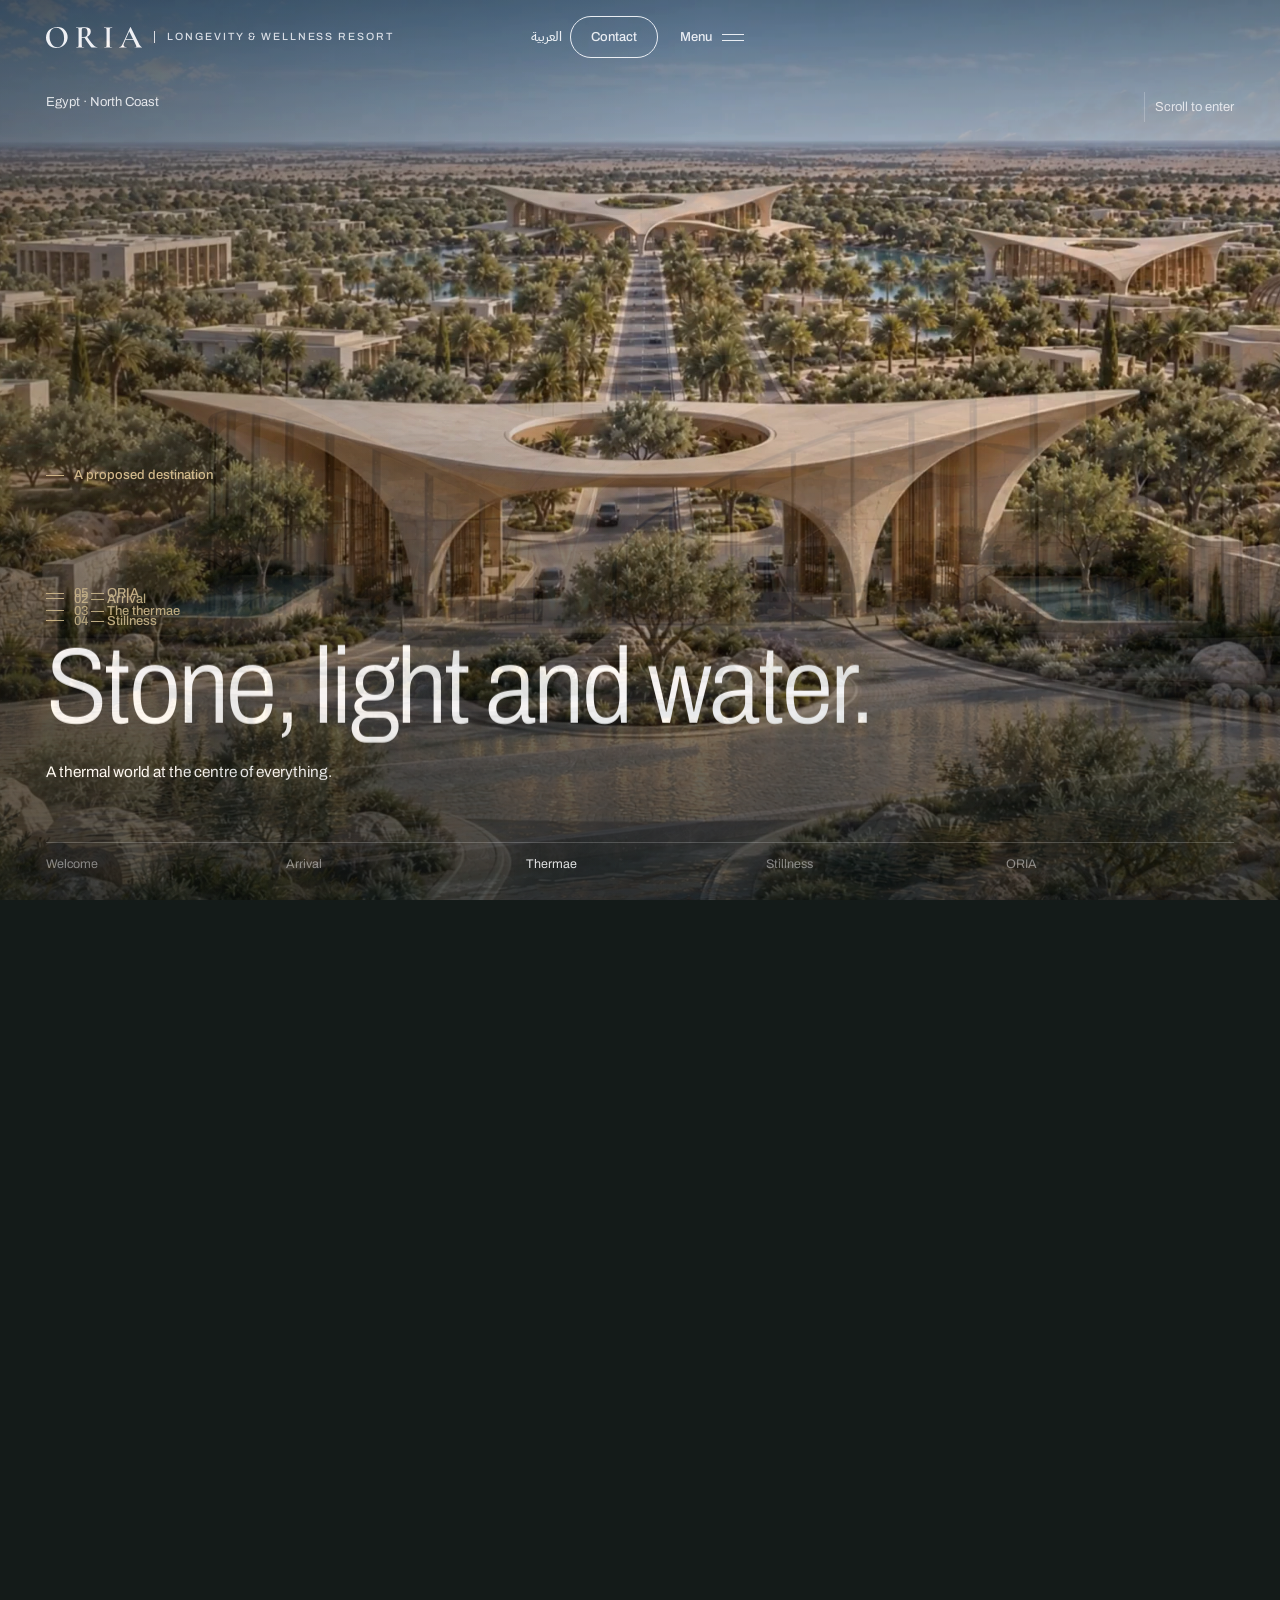
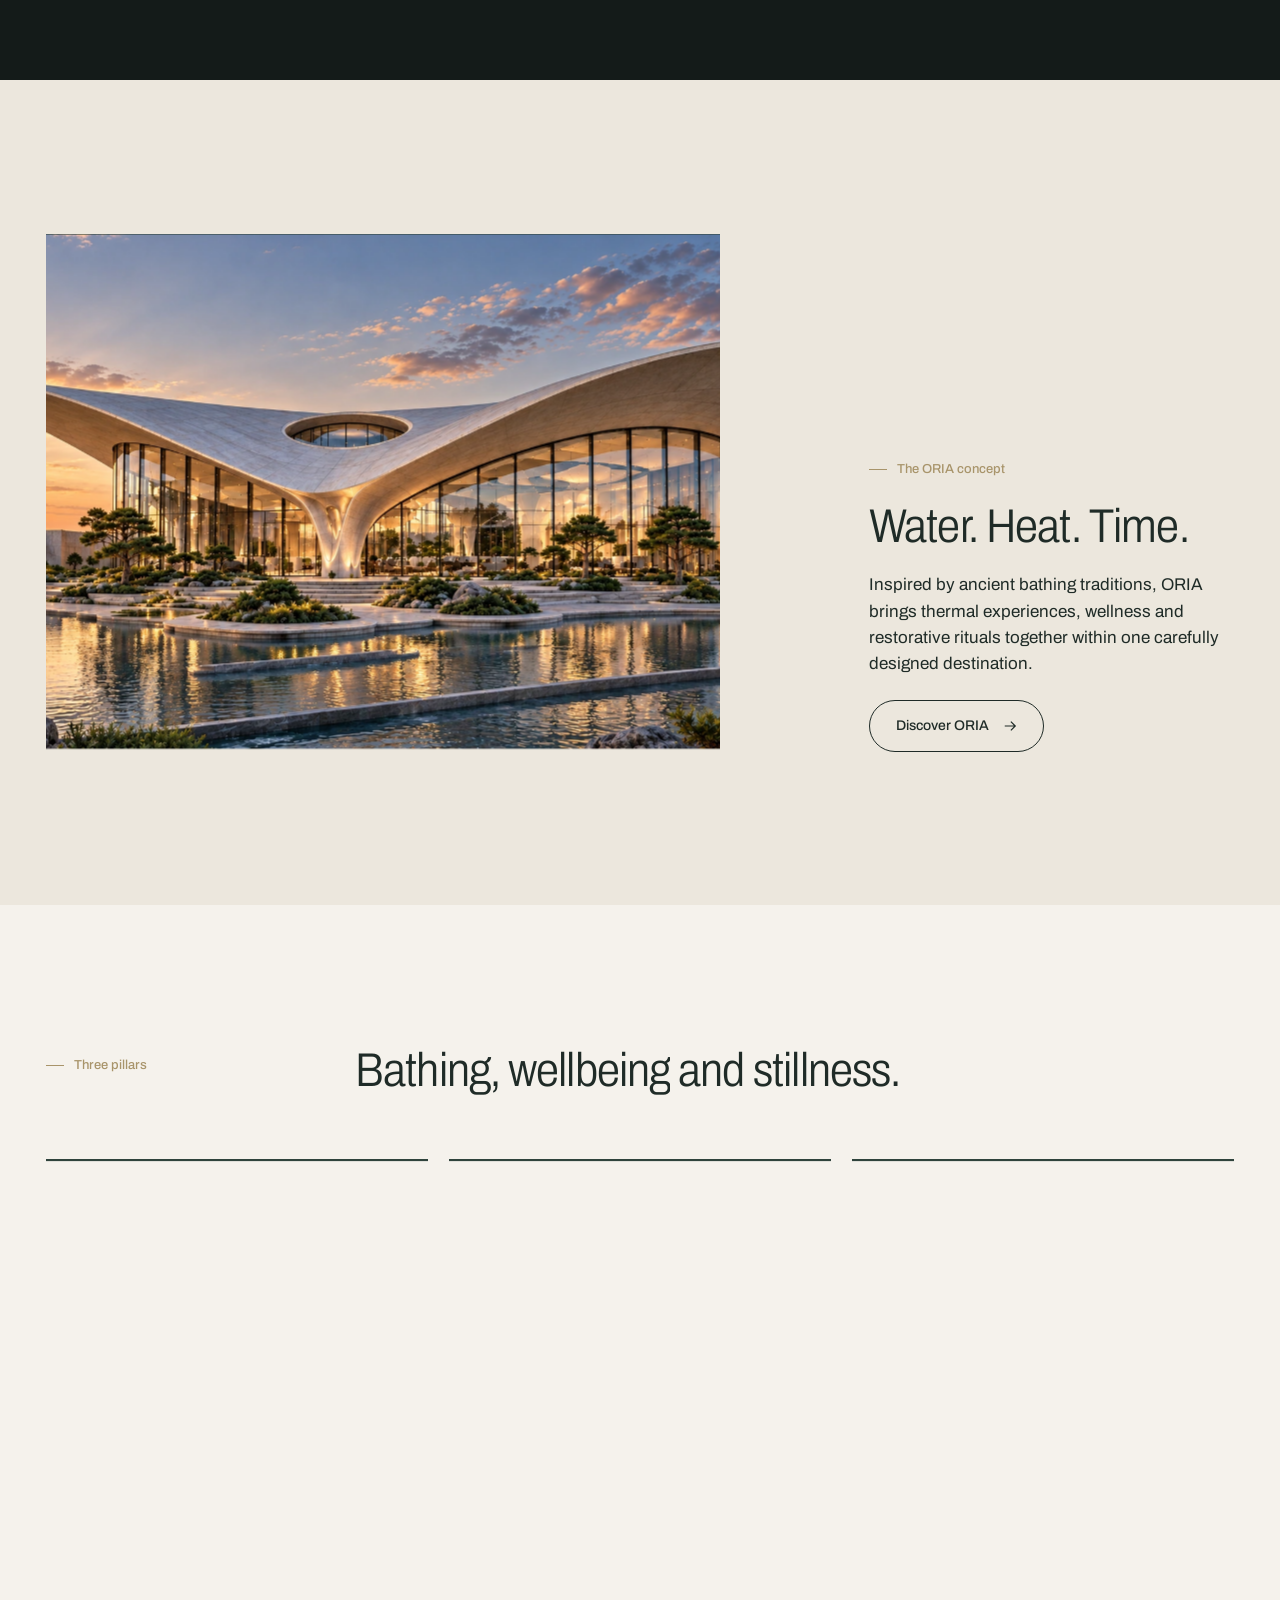
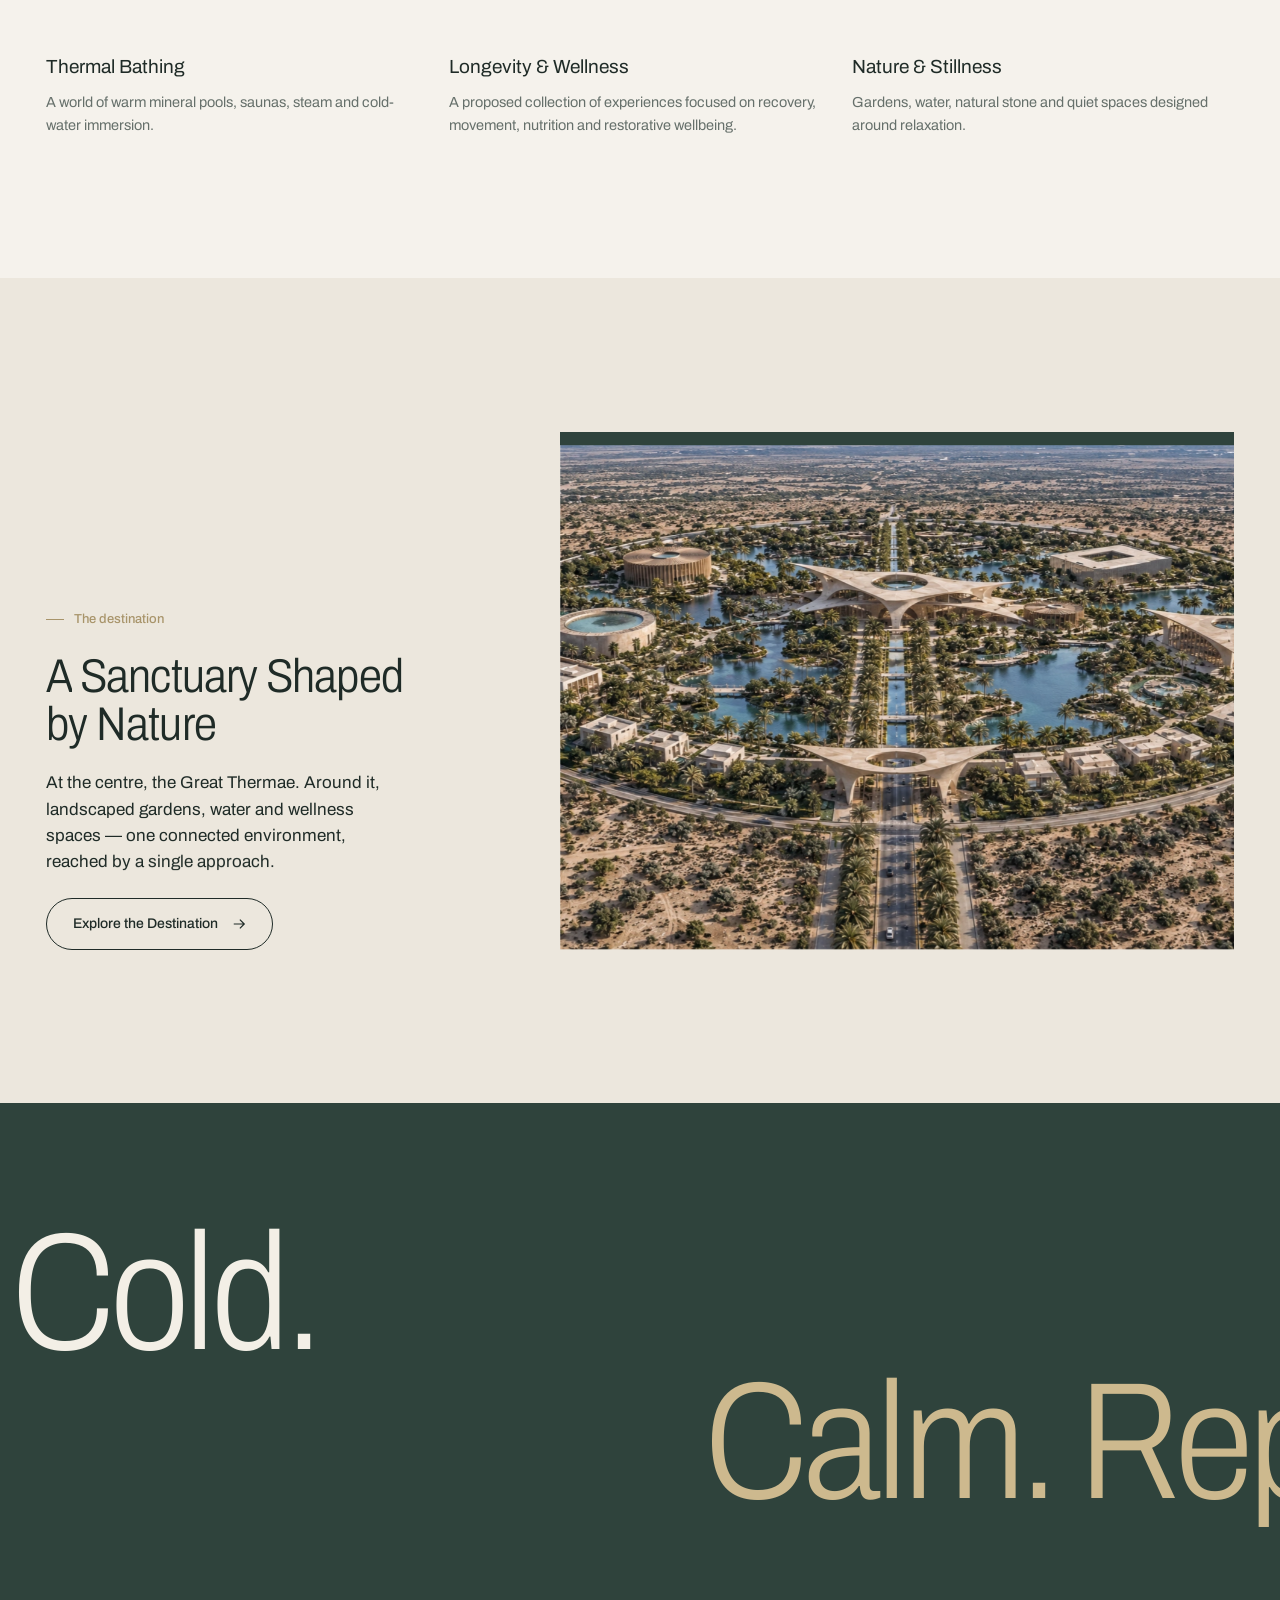
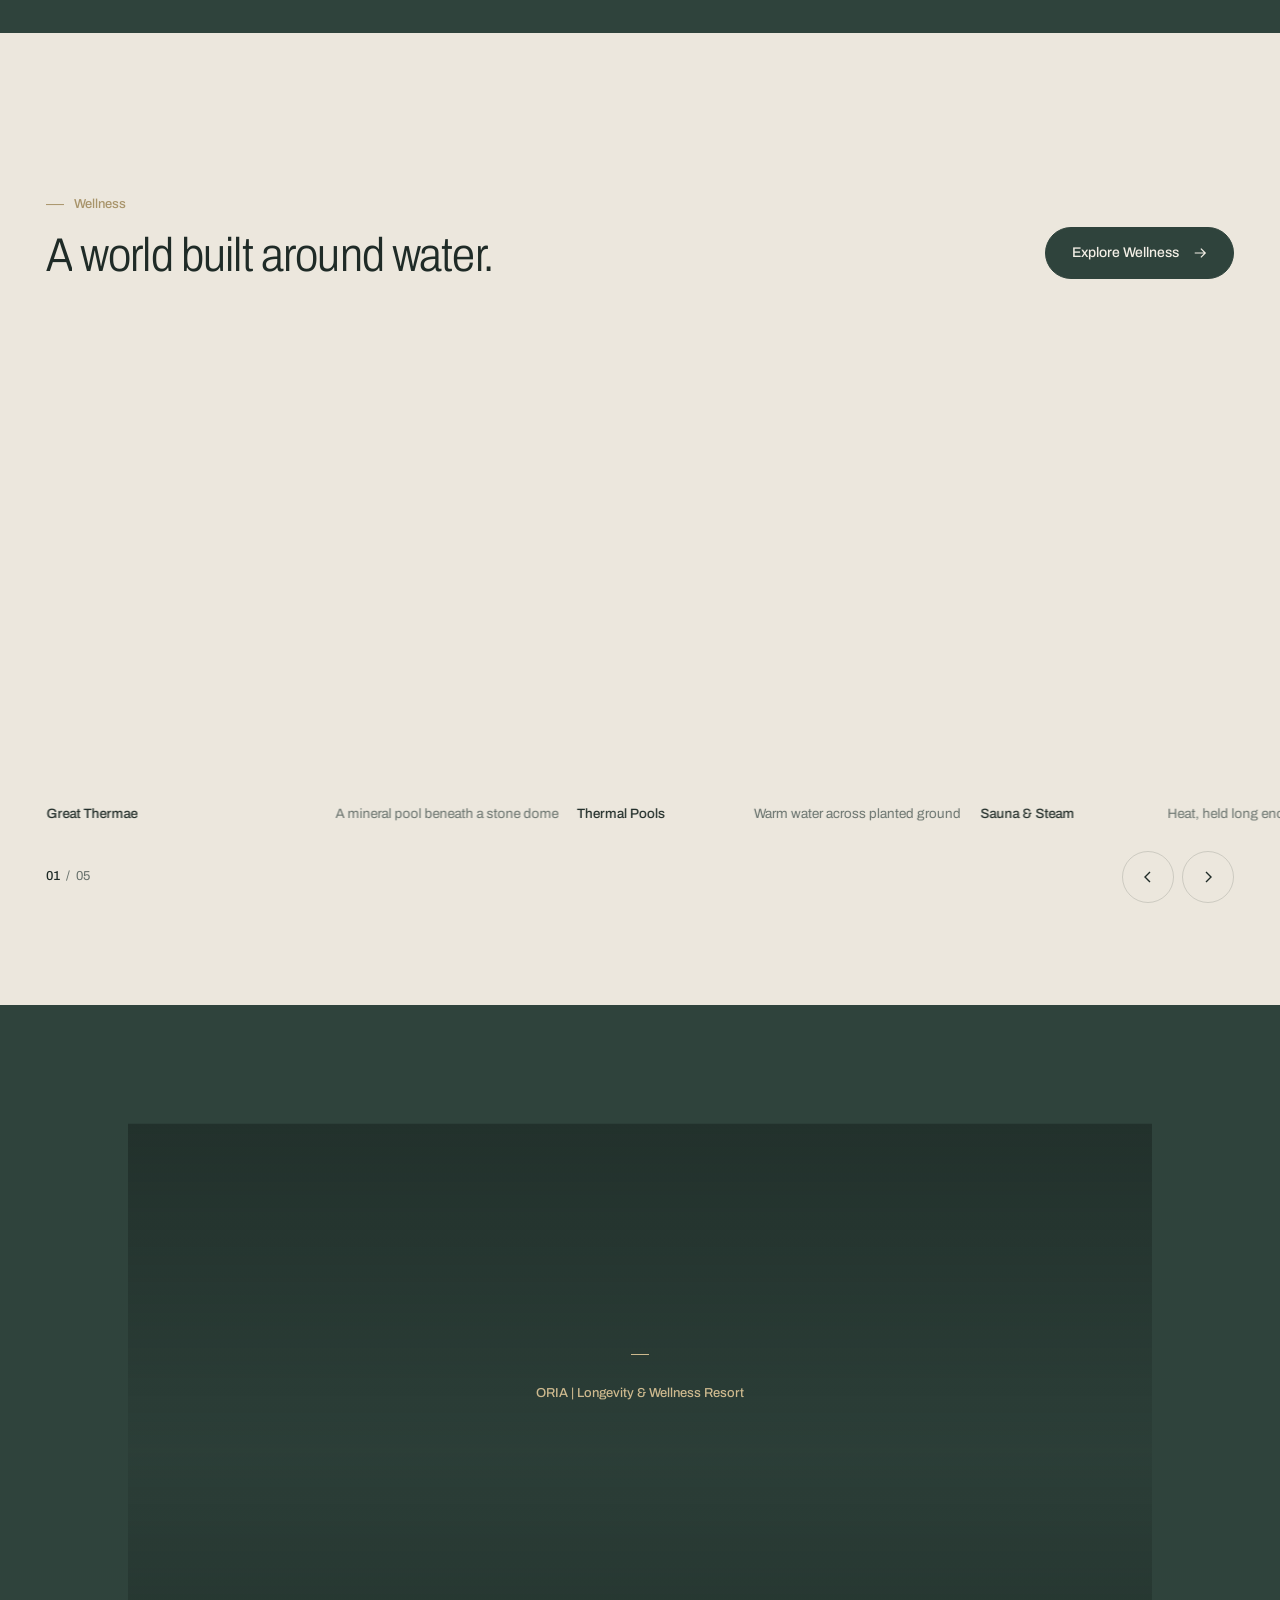
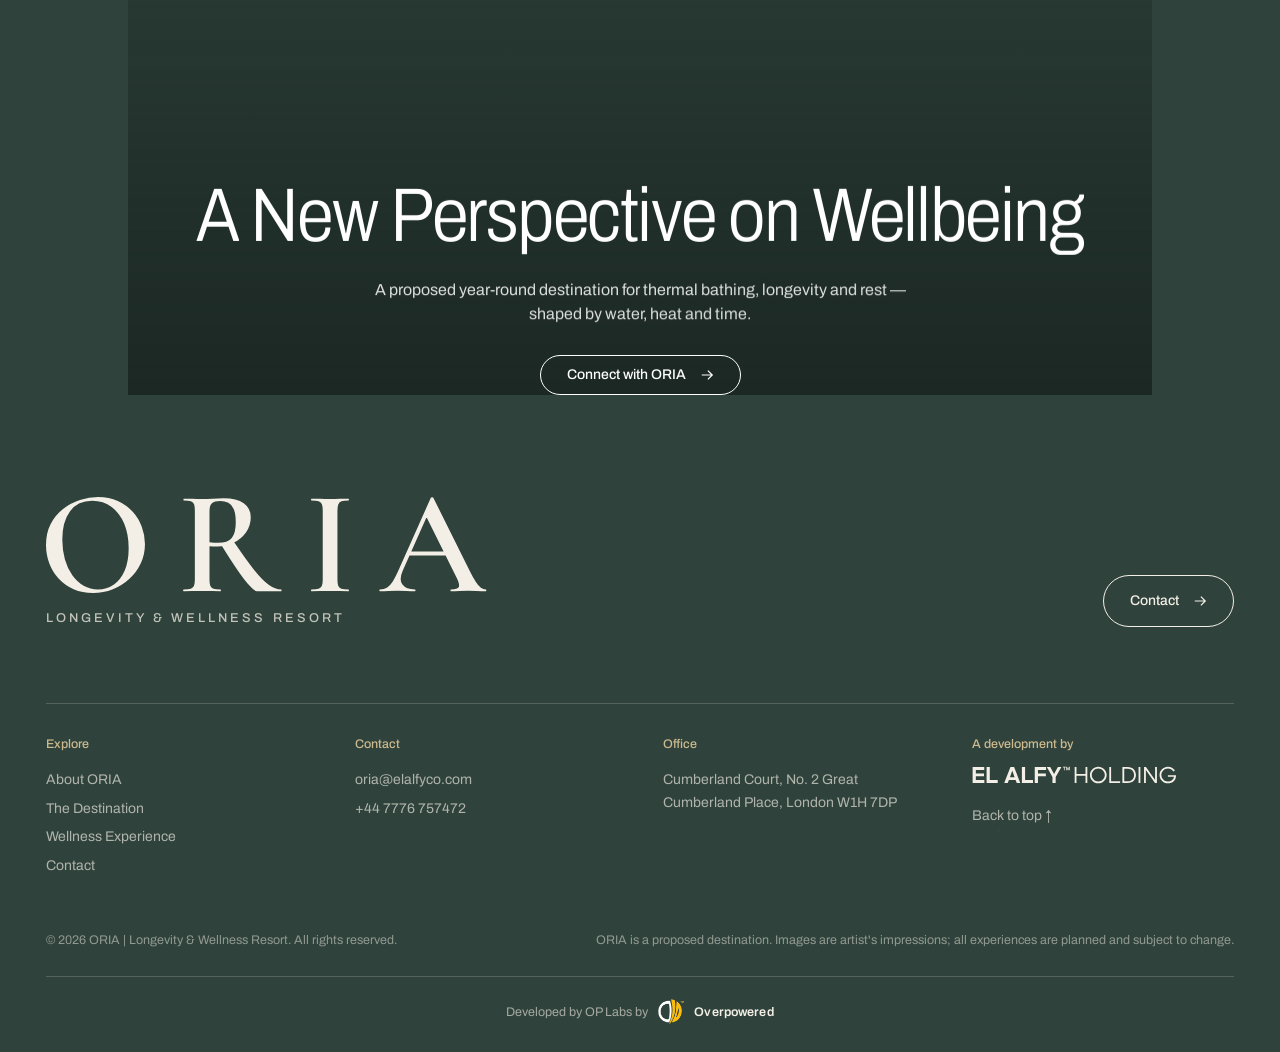
<file: index.html>
<!DOCTYPE html>
<html lang="en">
<head>
<meta name="robots" content="noindex,nofollow,noarchive">
<meta charset="utf-8">
<meta name="viewport" content="width=device-width, initial-scale=1, viewport-fit=cover">
<script>(function(){var L="en";try{var q=(location.search.match(/[?&]lang=(ar|en)/)||[])[1];L=q||localStorage.getItem("oria-lang")||"en";if(q)localStorage.setItem("oria-lang",q);}catch(e){}window.ORIA_LANG=L;if(L==="ar"){document.documentElement.lang="ar";document.documentElement.dir="rtl";}})();</script>
<title>ORIA | Longevity &amp; Wellness Resort</title>
<meta name="description" content="ORIA | Longevity &amp; Wellness Resort — a proposed destination for thermal bathing, longevity and restorative living on Egypt's North Coast. A development by El Alfy Holding.">
<link rel="preconnect" href="https://fonts.googleapis.com">
<link rel="preconnect" href="https://fonts.gstatic.com" crossorigin>
<link href="https://fonts.googleapis.com/css2?family=Archivo:wdth,wght@62..125,100..900&family=IBM+Plex+Sans+Arabic:wght@200;300;400;500;600&display=swap" rel="stylesheet">
<link rel="stylesheet" href="style.css">
</head>
<body>
<svg width="0" height="0" style="position:absolute" aria-hidden="true"><defs><symbol id="lg-star" viewBox="158 54 1683 1325"><path fill="currentColor" fill-rule="evenodd" d="M1010.0,1348.8C1011.6,1337.1 1013.9,1322.8 1015.1,1317.0C1016.2,1311.2 1018.0,1302.5 1018.9,1297.5C1022.5,1279.6 1029.4,1254.7 1036.1,1235.5C1047.2,1203.8 1051.3,1193.7 1063.5,1168.4C1117.5,1056.7 1205.9,960.7 1319.7,890.3C1323.4,887.9 1330.5,883.5 1335.5,880.3C1354.4,868.4 1411.8,839.1 1449.8,822.0C1481.5,807.8 1540.3,788.2 1584.5,777.1C1606.2,771.6 1639.1,764.5 1649.5,763.0C1653.9,762.4 1660.9,761.0 1665.0,760.0C1669.1,759.0 1675.2,757.9 1678.5,757.5C1681.8,757.2 1690.8,755.8 1698.5,754.5C1706.2,753.2 1719.2,751.4 1727.5,750.6C1735.8,749.8 1745.0,748.6 1748.0,748.0C1751.0,747.4 1762.5,746.3 1773.5,745.5C1822.1,741.9 1834.0,740.4 1835.5,738.0C1836.6,736.2 1828.2,735.2 1800.0,733.5C1784.3,732.6 1771.2,731.6 1770.9,731.5C1770.6,731.3 1760.3,730.2 1748.0,729.0C1735.7,727.8 1723.5,726.5 1720.8,726.0C1718.1,725.4 1709.0,724.1 1700.7,723.1C1692.3,722.0 1682.1,720.4 1678.0,719.5C1673.9,718.6 1667.1,717.5 1663.0,716.9C1658.9,716.4 1650.3,714.8 1644.0,713.5C1637.7,712.1 1626.9,709.9 1620.0,708.5C1599.3,704.2 1580.5,699.6 1559.0,693.5C1485.5,672.6 1454.2,660.9 1392.0,630.8C1304.9,588.6 1214.9,522.3 1165.7,464.0C1158.5,455.5 1149.6,445.1 1146.0,441.0C1112.2,402.3 1071.0,331.4 1053.6,282.0C1051.7,276.8 1049.2,270.0 1048.0,267.0C1042.1,252.5 1030.6,213.9 1026.8,196.0C1026.3,193.5 1024.3,184.3 1022.5,175.5C1016.1,145.2 1011.2,109.4 1009.5,81.0C1008.6,66.6 1006.6,58.1 1004.4,60.2C1003.4,61.2 1001.9,72.1 1001.0,85.3C998.7,116.4 994.5,145.3 987.4,179.0C986.0,185.3 984.4,193.4 983.6,197.0C974.6,241.0 951.3,305.0 930.1,343.8C911.1,378.4 881.6,421.5 858.0,449.0C837.0,473.4 793.0,517.5 780.7,526.3C777.5,528.6 768.5,535.2 760.7,541.0C730.5,563.4 700.7,583.7 679.5,596.4C647.5,615.5 624.8,627.6 600.0,638.8C568.9,652.9 545.3,662.7 523.5,670.5C518.0,672.5 509.9,675.4 505.5,677.0C475.2,687.9 416.3,703.8 386.5,709.1C380.4,710.1 371.2,711.9 366.0,713.1C323.7,722.2 248.2,731.4 198.5,733.5C185.3,734.1 171.8,735.5 167.6,736.7C161.5,738.5 178.2,741.3 204.0,743.0C239.4,745.2 250.8,746.1 264.5,748.1C272.2,749.2 282.6,750.5 287.5,751.1C303.7,753.0 337.9,758.3 364.0,763.0C381.2,766.1 435.3,779.3 464.0,787.4C488.2,794.2 527.7,808.6 555.5,820.7C563.8,824.3 573.4,828.5 577.0,830.0C584.2,833.0 638.6,860.3 646.5,864.8C649.2,866.4 655.1,869.7 659.5,872.2C686.2,887.0 746.6,928.3 769.5,947.4C804.9,976.9 843.5,1015.7 871.4,1050.0C915.9,1104.6 958.2,1180.5 974.3,1234.5C983.0,1263.7 988.6,1284.7 990.4,1295.0C991.3,1299.7 993.1,1308.9 994.4,1315.5C995.8,1322.1 997.8,1334.5 999.0,1343.0C1002.3,1368.0 1004.1,1375.3 1006.1,1371.7C1006.6,1370.9 1008.4,1360.6 1010.0,1348.8ZM989.0,1020.0C981.0,1019.6 970.9,1018.7 966.5,1018.2C962.1,1017.6 954.7,1016.6 950.0,1016.0C939.8,1014.6 912.9,1008.7 907.4,1006.6C905.3,1005.8 901.5,1004.6 899.0,1004.0C894.9,1002.9 883.8,998.8 871.5,993.8C814.2,970.4 762.2,924.6 733.0,872.0C718.4,845.8 706.3,808.5 701.9,776.5C700.4,765.9 700.4,722.1 701.8,709.2C705.1,680.3 716.9,641.0 729.7,616.5C749.7,578.3 786.6,537.2 821.0,514.8C853.8,493.5 896.3,474.8 924.0,469.5C927.6,468.8 935.0,467.3 940.5,466.2C981.7,457.5 1038.2,458.1 1077.0,467.6C1111.1,475.9 1140.1,486.8 1166.5,501.3C1209.5,524.8 1244.1,559.2 1271.4,605.5C1278.6,617.6 1293.7,651.7 1295.9,660.8C1296.4,662.8 1297.8,668.1 1298.9,672.5C1301.7,682.9 1304.6,703.4 1306.1,724.1C1309.7,773.2 1298.7,826.0 1275.8,869.0C1238.2,939.6 1182.1,984.1 1100.5,1007.9C1079.1,1014.1 1024.9,1021.6 1007.0,1020.8C1005.1,1020.8 997.0,1020.4 989.0,1020.0Z"/></symbol><symbol id="lg-letters" viewBox="47 1411 1949 345"><path fill="currentColor" fill-rule="evenodd" d="M277.7,1750.6C283.6,1749.8 291.6,1748.8 295.5,1748.5C299.4,1748.1 304.3,1747.2 306.5,1746.4C308.7,1745.7 313.4,1744.4 317.0,1743.6C369.1,1731.4 415.7,1695.3 437.5,1650.5C450.9,1623.0 454.3,1601.7 451.0,1566.5C448.8,1543.0 435.0,1513.6 416.1,1492.2C384.8,1456.7 344.2,1435.3 292.9,1427.4C212.4,1415.0 138.0,1441.0 92.3,1497.5C57.1,1541.0 50.7,1606.8 76.8,1655.3C105.4,1708.3 159.9,1742.7 226.6,1749.5C234.8,1750.4 241.9,1751.2 242.5,1751.5C245.0,1752.4 268.0,1751.9 277.7,1750.6ZM748.1,1743.1L750.5,1741.2L750.8,1596.3C751.0,1461.7 751.1,1451.4 752.7,1450.2C755.3,1448.3 848.3,1448.5 860.6,1450.5C873.0,1452.5 886.5,1456.2 892.5,1459.3C915.9,1471.1 927.9,1492.1 926.7,1519.0C925.4,1551.1 907.3,1572.2 873.7,1581.0C863.7,1583.6 859.8,1584.1 840.4,1584.9C828.4,1585.4 817.1,1585.6 815.5,1585.3C811.9,1584.8 807.2,1586.4 806.4,1588.5C805.2,1591.5 807.2,1594.7 816.6,1605.0C828.2,1617.7 851.9,1645.0 865.5,1661.5C870.9,1668.1 882.2,1681.3 890.5,1690.9C912.6,1716.5 923.5,1729.4 928.6,1736.1C935.5,1745.1 935.0,1745.0 963.8,1745.0C987.1,1745.0 988.8,1744.9 990.4,1743.1C993.0,1740.2 991.7,1737.5 984.1,1729.5C980.4,1725.7 974.0,1718.5 969.9,1713.5C965.9,1708.5 958.7,1700.2 953.9,1695.0C949.2,1689.8 934.2,1672.5 920.5,1656.5C888.0,1618.4 879.8,1609.1 876.1,1605.6C874.4,1603.9 873.0,1601.8 873.0,1600.8C873.0,1598.8 872.2,1599.0 892.3,1595.5C939.4,1587.4 967.9,1564.7 975.0,1529.9C983.6,1487.9 958.6,1453.2 909.5,1439.0C885.0,1432.0 870.1,1431.0 782.2,1431.0C705.3,1431.0 705.4,1431.0 703.6,1435.7C703.2,1436.6 702.9,1505.4 702.9,1588.5L703.0,1739.5L706.0,1742.2L709.0,1745.0L727.4,1745.0C744.0,1745.0 746.0,1744.8 748.1,1743.1ZM1297.1,1743.6C1301.1,1741.9 1301.1,1742.7 1301.7,1589.6C1302.4,1432.6 1302.4,1435.5 1297.7,1433.2C1295.5,1432.1 1280.8,1431.4 1266.7,1431.8C1259.9,1432.0 1258.6,1432.3 1256.5,1434.5L1254.0,1436.9L1254.0,1588.0C1254.0,1693.0 1254.3,1739.7 1255.1,1741.1C1255.7,1742.2 1257.0,1743.4 1258.2,1743.9C1260.6,1744.8 1294.9,1744.5 1297.1,1743.6ZM1989.6,1742.8C1992.1,1740.3 1991.0,1737.8 1981.0,1724.0C1976.0,1717.1 1968.9,1707.2 1965.1,1702.0C1961.4,1696.8 1954.6,1687.3 1950.0,1681.0C1945.4,1674.7 1936.2,1661.6 1929.5,1652.0C1909.2,1622.6 1896.2,1604.3 1882.0,1585.0C1874.5,1574.8 1866.3,1563.6 1863.8,1560.0C1853.9,1545.8 1837.1,1521.6 1829.0,1509.9C1824.3,1503.2 1817.1,1493.1 1813.0,1487.6C1808.9,1482.0 1799.4,1469.0 1792.0,1458.6C1767.7,1424.4 1769.0,1424.6 1748.5,1453.0C1737.1,1468.8 1737.4,1468.3 1710.9,1504.0C1699.6,1519.1 1688.7,1534.0 1686.5,1537.0C1684.3,1540.0 1672.7,1555.8 1660.5,1572.0C1648.4,1588.3 1636.8,1604.0 1634.8,1607.0C1632.8,1610.0 1626.2,1618.6 1620.3,1626.0C1614.4,1633.5 1606.7,1643.6 1603.3,1648.5C1589.0,1669.0 1565.0,1701.6 1544.1,1728.9C1536.1,1739.3 1536.1,1739.1 1539.0,1742.0C1541.7,1744.7 1557.3,1744.9 1560.7,1742.2C1561.9,1741.3 1568.0,1733.5 1574.2,1725.0C1580.4,1716.5 1588.4,1705.5 1592.0,1700.6C1595.6,1695.7 1603.7,1684.9 1610.0,1676.6C1616.3,1668.3 1624.4,1657.5 1628.0,1652.5C1631.5,1647.5 1639.8,1636.1 1646.5,1627.0C1660.0,1608.8 1678.5,1583.3 1687.0,1571.5C1690.0,1567.3 1699.9,1553.8 1709.0,1541.6C1718.1,1529.4 1729.8,1513.6 1735.1,1506.4C1745.9,1492.0 1747.1,1490.7 1749.4,1491.6C1751.0,1492.2 1759.7,1503.9 1772.5,1522.5C1776.3,1528.0 1783.8,1538.4 1789.1,1545.6C1794.4,1552.8 1803.6,1565.8 1809.6,1574.6C1815.5,1583.3 1824.9,1596.8 1830.5,1604.5C1836.0,1612.2 1846.2,1626.6 1853.0,1636.5C1859.8,1646.4 1868.3,1658.5 1871.9,1663.5C1875.5,1668.5 1881.4,1676.8 1885.0,1682.0C1910.2,1718.1 1927.3,1741.2 1930.5,1743.2C1934.8,1745.8 1986.9,1745.5 1989.6,1742.8ZM230.0,1733.0C228.1,1732.6 221.4,1731.1 215.2,1729.6C177.5,1721.0 139.6,1690.5 122.0,1654.5C106.4,1622.7 102.8,1575.2 113.3,1541.5C126.4,1499.7 154.6,1468.9 194.6,1452.7C199.7,1450.7 204.2,1449.0 204.8,1449.0C205.3,1449.0 208.6,1448.1 212.1,1446.9C227.0,1442.2 264.5,1440.0 282.5,1442.9C304.6,1446.5 329.7,1457.0 347.5,1470.2C392.7,1503.7 412.0,1556.2 401.6,1617.5C396.2,1649.2 384.6,1671.4 362.3,1693.1C341.4,1713.4 320.7,1724.5 292.5,1730.6C281.8,1733.0 278.0,1733.3 257.0,1733.6C244.1,1733.7 231.9,1733.5 230.0,1733.0Z"/></symbol><symbol id="lg-full" viewBox="47 54 1949 1702"><path fill="currentColor" fill-rule="evenodd" d="M277.7,1750.6C283.6,1749.8 291.6,1748.8 295.5,1748.5C299.4,1748.1 304.3,1747.2 306.5,1746.4C308.7,1745.7 313.4,1744.4 317.0,1743.6C369.1,1731.4 415.7,1695.3 437.5,1650.5C450.9,1623.0 454.3,1601.7 451.0,1566.5C448.8,1543.0 435.0,1513.6 416.1,1492.2C384.8,1456.7 344.2,1435.3 292.9,1427.4C212.4,1415.0 138.0,1441.0 92.3,1497.5C57.1,1541.0 50.7,1606.8 76.8,1655.3C105.4,1708.3 159.9,1742.7 226.6,1749.5C234.8,1750.4 241.9,1751.2 242.5,1751.5C245.0,1752.4 268.0,1751.9 277.7,1750.6ZM748.1,1743.1L750.5,1741.2L750.8,1596.3C751.0,1461.7 751.1,1451.4 752.7,1450.2C755.3,1448.3 848.3,1448.5 860.6,1450.5C873.0,1452.5 886.5,1456.2 892.5,1459.3C915.9,1471.1 927.9,1492.1 926.7,1519.0C925.4,1551.1 907.3,1572.2 873.7,1581.0C863.7,1583.6 859.8,1584.1 840.4,1584.9C828.4,1585.4 817.1,1585.6 815.5,1585.3C811.9,1584.8 807.2,1586.4 806.4,1588.5C805.2,1591.5 807.2,1594.7 816.6,1605.0C828.2,1617.7 851.9,1645.0 865.5,1661.5C870.9,1668.1 882.2,1681.3 890.5,1690.9C912.6,1716.5 923.5,1729.4 928.6,1736.1C935.5,1745.1 935.0,1745.0 963.8,1745.0C987.1,1745.0 988.8,1744.9 990.4,1743.1C993.0,1740.2 991.7,1737.5 984.1,1729.5C980.4,1725.7 974.0,1718.5 969.9,1713.5C965.9,1708.5 958.7,1700.2 953.9,1695.0C949.2,1689.8 934.2,1672.5 920.5,1656.5C888.0,1618.4 879.8,1609.1 876.1,1605.6C874.4,1603.9 873.0,1601.8 873.0,1600.8C873.0,1598.8 872.2,1599.0 892.3,1595.5C939.4,1587.4 967.9,1564.7 975.0,1529.9C983.6,1487.9 958.6,1453.2 909.5,1439.0C885.0,1432.0 870.1,1431.0 782.2,1431.0C705.3,1431.0 705.4,1431.0 703.6,1435.7C703.2,1436.6 702.9,1505.4 702.9,1588.5L703.0,1739.5L706.0,1742.2L709.0,1745.0L727.4,1745.0C744.0,1745.0 746.0,1744.8 748.1,1743.1ZM1297.1,1743.6C1301.1,1741.9 1301.1,1742.7 1301.7,1589.6C1302.4,1432.6 1302.4,1435.5 1297.7,1433.2C1295.5,1432.1 1280.8,1431.4 1266.7,1431.8C1259.9,1432.0 1258.6,1432.3 1256.5,1434.5L1254.0,1436.9L1254.0,1588.0C1254.0,1693.0 1254.3,1739.7 1255.1,1741.1C1255.7,1742.2 1257.0,1743.4 1258.2,1743.9C1260.6,1744.8 1294.9,1744.5 1297.1,1743.6ZM1989.6,1742.8C1992.1,1740.3 1991.0,1737.8 1981.0,1724.0C1976.0,1717.1 1968.9,1707.2 1965.1,1702.0C1961.4,1696.8 1954.6,1687.3 1950.0,1681.0C1945.4,1674.7 1936.2,1661.6 1929.5,1652.0C1909.2,1622.6 1896.2,1604.3 1882.0,1585.0C1874.5,1574.8 1866.3,1563.6 1863.8,1560.0C1853.9,1545.8 1837.1,1521.6 1829.0,1509.9C1824.3,1503.2 1817.1,1493.1 1813.0,1487.6C1808.9,1482.0 1799.4,1469.0 1792.0,1458.6C1767.7,1424.4 1769.0,1424.6 1748.5,1453.0C1737.1,1468.8 1737.4,1468.3 1710.9,1504.0C1699.6,1519.1 1688.7,1534.0 1686.5,1537.0C1684.3,1540.0 1672.7,1555.8 1660.5,1572.0C1648.4,1588.3 1636.8,1604.0 1634.8,1607.0C1632.8,1610.0 1626.2,1618.6 1620.3,1626.0C1614.4,1633.5 1606.7,1643.6 1603.3,1648.5C1589.0,1669.0 1565.0,1701.6 1544.1,1728.9C1536.1,1739.3 1536.1,1739.1 1539.0,1742.0C1541.7,1744.7 1557.3,1744.9 1560.7,1742.2C1561.9,1741.3 1568.0,1733.5 1574.2,1725.0C1580.4,1716.5 1588.4,1705.5 1592.0,1700.6C1595.6,1695.7 1603.7,1684.9 1610.0,1676.6C1616.3,1668.3 1624.4,1657.5 1628.0,1652.5C1631.5,1647.5 1639.8,1636.1 1646.5,1627.0C1660.0,1608.8 1678.5,1583.3 1687.0,1571.5C1690.0,1567.3 1699.9,1553.8 1709.0,1541.6C1718.1,1529.4 1729.8,1513.6 1735.1,1506.4C1745.9,1492.0 1747.1,1490.7 1749.4,1491.6C1751.0,1492.2 1759.7,1503.9 1772.5,1522.5C1776.3,1528.0 1783.8,1538.4 1789.1,1545.6C1794.4,1552.8 1803.6,1565.8 1809.6,1574.6C1815.5,1583.3 1824.9,1596.8 1830.5,1604.5C1836.0,1612.2 1846.2,1626.6 1853.0,1636.5C1859.8,1646.4 1868.3,1658.5 1871.9,1663.5C1875.5,1668.5 1881.4,1676.8 1885.0,1682.0C1910.2,1718.1 1927.3,1741.2 1930.5,1743.2C1934.8,1745.8 1986.9,1745.5 1989.6,1742.8ZM230.0,1733.0C228.1,1732.6 221.4,1731.1 215.2,1729.6C177.5,1721.0 139.6,1690.5 122.0,1654.5C106.4,1622.7 102.8,1575.2 113.3,1541.5C126.4,1499.7 154.6,1468.9 194.6,1452.7C199.7,1450.7 204.2,1449.0 204.8,1449.0C205.3,1449.0 208.6,1448.1 212.1,1446.9C227.0,1442.2 264.5,1440.0 282.5,1442.9C304.6,1446.5 329.7,1457.0 347.5,1470.2C392.7,1503.7 412.0,1556.2 401.6,1617.5C396.2,1649.2 384.6,1671.4 362.3,1693.1C341.4,1713.4 320.7,1724.5 292.5,1730.6C281.8,1733.0 278.0,1733.3 257.0,1733.6C244.1,1733.7 231.9,1733.5 230.0,1733.0ZM1010.0,1348.8C1011.6,1337.1 1013.9,1322.8 1015.1,1317.0C1016.2,1311.2 1018.0,1302.5 1018.9,1297.5C1022.5,1279.6 1029.4,1254.7 1036.1,1235.5C1047.2,1203.8 1051.3,1193.7 1063.5,1168.4C1117.5,1056.7 1205.9,960.7 1319.7,890.3C1323.4,887.9 1330.5,883.5 1335.5,880.3C1354.4,868.4 1411.8,839.1 1449.8,822.0C1481.5,807.8 1540.3,788.2 1584.5,777.1C1606.2,771.6 1639.1,764.5 1649.5,763.0C1653.9,762.4 1660.9,761.0 1665.0,760.0C1669.1,759.0 1675.2,757.9 1678.5,757.5C1681.8,757.2 1690.8,755.8 1698.5,754.5C1706.2,753.2 1719.2,751.4 1727.5,750.6C1735.8,749.8 1745.0,748.6 1748.0,748.0C1751.0,747.4 1762.5,746.3 1773.5,745.5C1822.1,741.9 1834.0,740.4 1835.5,738.0C1836.6,736.2 1828.2,735.2 1800.0,733.5C1784.3,732.6 1771.2,731.6 1770.9,731.5C1770.6,731.3 1760.3,730.2 1748.0,729.0C1735.7,727.8 1723.5,726.5 1720.8,726.0C1718.1,725.4 1709.0,724.1 1700.7,723.1C1692.3,722.0 1682.1,720.4 1678.0,719.5C1673.9,718.6 1667.1,717.5 1663.0,716.9C1658.9,716.4 1650.3,714.8 1644.0,713.5C1637.7,712.1 1626.9,709.9 1620.0,708.5C1599.3,704.2 1580.5,699.6 1559.0,693.5C1485.5,672.6 1454.2,660.9 1392.0,630.8C1304.9,588.6 1214.9,522.3 1165.7,464.0C1158.5,455.5 1149.6,445.1 1146.0,441.0C1112.2,402.3 1071.0,331.4 1053.6,282.0C1051.7,276.8 1049.2,270.0 1048.0,267.0C1042.1,252.5 1030.6,213.9 1026.8,196.0C1026.3,193.5 1024.3,184.3 1022.5,175.5C1016.1,145.2 1011.2,109.4 1009.5,81.0C1008.6,66.6 1006.6,58.1 1004.4,60.2C1003.4,61.2 1001.9,72.1 1001.0,85.3C998.7,116.4 994.5,145.3 987.4,179.0C986.0,185.3 984.4,193.4 983.6,197.0C974.6,241.0 951.3,305.0 930.1,343.8C911.1,378.4 881.6,421.5 858.0,449.0C837.0,473.4 793.0,517.5 780.7,526.3C777.5,528.6 768.5,535.2 760.7,541.0C730.5,563.4 700.7,583.7 679.5,596.4C647.5,615.5 624.8,627.6 600.0,638.8C568.9,652.9 545.3,662.7 523.5,670.5C518.0,672.5 509.9,675.4 505.5,677.0C475.2,687.9 416.3,703.8 386.5,709.1C380.4,710.1 371.2,711.9 366.0,713.1C323.7,722.2 248.2,731.4 198.5,733.5C185.3,734.1 171.8,735.5 167.6,736.7C161.5,738.5 178.2,741.3 204.0,743.0C239.4,745.2 250.8,746.1 264.5,748.1C272.2,749.2 282.6,750.5 287.5,751.1C303.7,753.0 337.9,758.3 364.0,763.0C381.2,766.1 435.3,779.3 464.0,787.4C488.2,794.2 527.7,808.6 555.5,820.7C563.8,824.3 573.4,828.5 577.0,830.0C584.2,833.0 638.6,860.3 646.5,864.8C649.2,866.4 655.1,869.7 659.5,872.2C686.2,887.0 746.6,928.3 769.5,947.4C804.9,976.9 843.5,1015.7 871.4,1050.0C915.9,1104.6 958.2,1180.5 974.3,1234.5C983.0,1263.7 988.6,1284.7 990.4,1295.0C991.3,1299.7 993.1,1308.9 994.4,1315.5C995.8,1322.1 997.8,1334.5 999.0,1343.0C1002.3,1368.0 1004.1,1375.3 1006.1,1371.7C1006.6,1370.9 1008.4,1360.6 1010.0,1348.8ZM989.0,1020.0C981.0,1019.6 970.9,1018.7 966.5,1018.2C962.1,1017.6 954.7,1016.6 950.0,1016.0C939.8,1014.6 912.9,1008.7 907.4,1006.6C905.3,1005.8 901.5,1004.6 899.0,1004.0C894.9,1002.9 883.8,998.8 871.5,993.8C814.2,970.4 762.2,924.6 733.0,872.0C718.4,845.8 706.3,808.5 701.9,776.5C700.4,765.9 700.4,722.1 701.8,709.2C705.1,680.3 716.9,641.0 729.7,616.5C749.7,578.3 786.6,537.2 821.0,514.8C853.8,493.5 896.3,474.8 924.0,469.5C927.6,468.8 935.0,467.3 940.5,466.2C981.7,457.5 1038.2,458.1 1077.0,467.6C1111.1,475.9 1140.1,486.8 1166.5,501.3C1209.5,524.8 1244.1,559.2 1271.4,605.5C1278.6,617.6 1293.7,651.7 1295.9,660.8C1296.4,662.8 1297.8,668.1 1298.9,672.5C1301.7,682.9 1304.6,703.4 1306.1,724.1C1309.7,773.2 1298.7,826.0 1275.8,869.0C1238.2,939.6 1182.1,984.1 1100.5,1007.9C1079.1,1014.1 1024.9,1021.6 1007.0,1020.8C1005.1,1020.8 997.0,1020.4 989.0,1020.0Z"/></symbol>
<g>
<g id="eag-0-0">
<path d="M 81.671875 -18.453125 L 28.59375 -18.453125 L 28.59375 -41.4375 L 79.40625 -41.4375 L 79.40625 -59.4375 L 28.59375 -59.4375 L 28.59375 -81.0625 L 80.921875 -81.0625 L 80.921875 -99.515625 L 8.625 -99.515625 L 8.625 0 L 81.671875 0 Z M 81.671875 -18.453125 "/>
</g>
<g id="eag-0-1">
<path d="M 77.890625 -18.75 L 28.59375 -18.75 L 28.59375 -99.515625 L 8.625 -99.515625 L 8.625 0 L 77.890625 0 Z M 77.890625 -18.75 "/>
</g>
<g id="eag-0-2">
</g>
<g id="eag-0-3">
<path d="M 0.609375 0 L 22.390625 0 L 29.640625 -18.609375 L 71.390625 -18.609375 L 78.65625 0 L 100.4375 0 L 61.859375 -99.515625 L 39.171875 -99.515625 Z M 50.359375 -75.78125 L 50.671875 -75.78125 L 65.03125 -35.546875 L 36.15625 -35.546875 Z M 50.359375 -75.78125 "/>
</g>
<g id="eag-0-4">
<path d="M 28.59375 -41.4375 L 77.890625 -41.4375 L 77.890625 -59.4375 L 28.59375 -59.4375 L 28.59375 -81.0625 L 79.25 -81.0625 L 79.25 -99.515625 L 8.625 -99.515625 L 8.625 0 L 28.59375 0 Z M 28.59375 -41.4375 "/>
</g>
<g id="eag-0-5">
<path d="M 36.453125 0 L 56.421875 0 L 56.421875 -37.0625 L 91.953125 -99.515625 L 70.1875 -99.515625 L 46.4375 -55.8125 L 22.6875 -99.515625 L 1.0625 -99.515625 L 36.453125 -37.0625 Z M 36.453125 0 "/>
</g>
<g id="eag-1-0">
<path d="M 17.96875 -21.65625 L 0.453125 -21.65625 L 0.453125 -17.578125 L 7.046875 -17.578125 L 7.046875 0 L 11.390625 0 L 11.390625 -17.578125 L 17.96875 -17.578125 Z M 17.96875 -21.65625 "/>
</g>
<g id="eag-1-1">
<path d="M 1.609375 0 L 6.03125 0 L 6.6875 -7.375 L 7.078125 -14.953125 L 12.21875 -0.625 L 16.265625 -0.625 L 21.328125 -14.90625 L 21.40625 -14.71875 L 21.796875 -7.375 L 22.453125 0 L 26.859375 0 L 24.921875 -21.65625 L 20.1875 -21.65625 L 14.25 -6.453125 L 14.1875 -6.453125 L 8.265625 -21.65625 L 3.5625 -21.65625 Z M 1.609375 0 "/>
</g>
<g id="eag-2-0">
<path d="M 11.34375 0 L 22.6875 0 L 22.6875 -45.828125 L 78.796875 -45.828125 L 78.796875 0 L 90.140625 0 L 90.140625 -99.515625 L 78.796875 -99.515625 L 78.796875 -56.5625 L 22.6875 -56.5625 L 22.6875 -99.515625 L 11.34375 -99.515625 Z M 11.34375 0 "/>
</g>
<g id="eag-2-1">
<path d="M 5.4375 -49.609375 C 5.4375 -21.171875 28.890625 2.125 57.46875 2.125 C 86.0625 2.125 109.5 -21.171875 109.5 -49.609375 C 109.5 -78.34375 86.0625 -101.640625 57.46875 -101.640625 C 28.890625 -101.640625 5.4375 -78.34375 5.4375 -49.609375 Z M 16.78125 -49.609375 C 16.78125 -72.140625 35.09375 -90.296875 57.46875 -90.296875 C 79.703125 -90.296875 98.015625 -72.140625 98.015625 -49.609375 C 98.015625 -27.375 79.703125 -9.21875 57.46875 -9.21875 C 35.09375 -9.21875 16.78125 -27.375 16.78125 -49.609375 Z M 16.78125 -49.609375 "/>
</g>
<g id="eag-2-2">
<path d="M 78.796875 -10.734375 L 22.6875 -10.734375 L 22.6875 -99.515625 L 11.34375 -99.515625 L 11.34375 0 L 78.796875 0 Z M 78.796875 -10.734375 "/>
</g>
<g id="eag-2-3">
<path d="M 45.828125 -88.78125 C 69.875 -88.78125 84.09375 -70.9375 84.09375 -49.765625 C 84.09375 -28.59375 69.875 -10.734375 45.828125 -10.734375 L 22.6875 -10.734375 L 22.6875 -88.78125 Z M 45.828125 0 C 76.078125 0 95.59375 -22.390625 95.59375 -49.765625 C 95.59375 -77.140625 76.078125 -99.515625 45.828125 -99.515625 L 11.34375 -99.515625 L 11.34375 0 Z M 45.828125 0 "/>
</g>
<g id="eag-2-4">
<path d="M 22.6875 -99.515625 L 11.34375 -99.515625 L 11.34375 0 L 22.6875 0 Z M 22.6875 -99.515625 "/>
</g>
<g id="eag-2-5">
<path d="M 11.34375 0 L 22.6875 0 L 22.6875 -81.671875 L 79.40625 0 L 91.5 0 L 91.5 -99.515625 L 80.15625 -99.515625 L 80.15625 -18 L 23.4375 -99.515625 L 11.34375 -99.515625 Z M 11.34375 0 "/>
</g>
<g id="eag-2-6">
<path d="M 107.6875 -49 L 57.328125 -49 L 57.328125 -38.265625 L 95.59375 -38.265625 C 92.5625 -18.296875 76.53125 -9.21875 57.328125 -9.21875 C 34.9375 -9.21875 16.640625 -27.375 16.640625 -49.609375 C 16.640625 -72.140625 34.9375 -90.296875 57.328125 -90.296875 C 71.6875 -90.296875 84.25 -82.734375 91.5 -71.390625 L 101.03125 -77.59375 C 91.8125 -92.109375 75.625 -101.640625 57.328125 -101.640625 C 28.734375 -101.640625 5.296875 -78.34375 5.296875 -49.609375 C 5.296875 -21.171875 28.734375 2.125 57.328125 2.125 C 88.03125 2.125 106.9375 -17.390625 107.6875 -45.21875 Z M 107.6875 -49 "/>
</g>
</g>
<symbol id="ea-logo" viewBox="94 97 1274 112">
<g fill="currentColor" fill-opacity="1">
<use href="#eag-0-0" x="89.3237" y="202.7886"/>
<use href="#eag-0-1" x="176.145103" y="202.7886"/>
<use href="#eag-0-2" x="256.15995" y="202.7886"/>
<use href="#eag-0-3" x="293.97415" y="202.7886"/>
<use href="#eag-0-1" x="395.769977" y="202.7886"/>
<use href="#eag-0-4" x="475.784824" y="202.7886"/>
<use href="#eag-0-5" x="558.21978" y="202.7886"/>
</g>
<g fill="currentColor" fill-opacity="1">
<use href="#eag-1-0" x="659.1021" y="123.6934"/>
<use href="#eag-1-1" x="677.244546" y="123.6934"/>
</g>
<g fill="currentColor" fill-opacity="1">
<use href="#eag-2-0" x="721.4502" y="202.7891"/>
<use href="#eag-2-1" x="822.489742" y="202.7891"/>
<use href="#eag-2-2" x="936.839883" y="202.7891"/>
</g>
<g fill="currentColor" fill-opacity="1">
<use href="#eag-2-3" x="1018.518555" y="202.7891"/>
<use href="#eag-2-4" x="1118.95307" y="202.7891"/>
</g>
<g fill="currentColor" fill-opacity="1">
<use href="#eag-2-5" x="1153.137107" y="202.7891"/>
<use href="#eag-2-6" x="1255.689218" y="202.7891"/>
</g>
</symbol><symbol id="lg-word" viewBox="49 -636 2974 648"><path fill="currentColor" d="M366 12Q294 12 235.5 -13.5Q177 -39 135.5 -84.0Q94 -129 71.5 -187.5Q49 -246 49 -312Q49 -393 80.5 -454.0Q112 -515 164.0 -555.5Q216 -596 278.0 -616.0Q340 -636 401 -636Q475 -636 533.5 -609.5Q592 -583 633.0 -538.0Q674 -493 695.5 -436.0Q717 -379 717 -319Q717 -249 689.0 -189.0Q661 -129 612.5 -84.0Q564 -39 500.5 -13.5Q437 12 366 12ZM399.66009521484375 -11.89984130859375Q458.74053955078125 -11.89984130859375 505.6009521484375 -44.009857177734375Q552.4613647460938 -76.119873046875 579.7216186523438 -138.44992065429688Q606.9818725585938 -200.77996826171875 606.9818725585938 -290.22003173828125Q606.9818725585938 -382.880126953125 577.1116027832031 -454.9901428222656Q547.2413330078125 -527.1001586914062 492.160888671875 -568.6001586914062Q437.0804443359375 -610.1001586914062 360.5599365234375 -610.1001586914062Q264.05914306640625 -610.1001586914062 211.53863525390625 -540.4400634765625Q159.01812744140625 -470.77996826171875 159.01812744140625 -348.33990478515625Q159.01812744140625 -276.0 176.78823852539062 -214.5Q194.558349609375 -153.0 226.818603515625 -107.27996826171875Q259.078857421875 -61.5599365234375 303.1092224121094 -36.729888916015625Q347.13958740234375 -11.89984130859375 399.66009521484375 -11.89984130859375ZM1472.6009521484375 0.0Q1457.160888671875 0.0 1422.4507141113281 -37.830047607421875Q1387.7405395507812 -75.66009521484375 1338.9802856445312 -146.99014282226562Q1290.2200317382812 -218.3201904296875 1229.23974609375 -317.3201904296875L1311.558349609375 -342.45977783203125Q1392.8785400390625 -221.45977783203125 1450.1486511230469 -148.78982543945312Q1507.4187622070312 -76.119873046875 1551.8588256835938 -44.0599365234375Q1596.2988891601562 -12.0 1636.958984375 -12.0Q1639.1790161132812 -12.0 1639.1790161132812 -6.0Q1639.1790161132812 0.0 1636.958984375 0.0Q1572.4597778320312 0.0 1531.8702697753906 0.0Q1491.28076171875 0.0 1472.6009521484375 0.0ZM1247.4794921875 -628.0Q1336.1790161132812 -628.0 1383.69873046875 -593.7298889160156Q1431.2184448242188 -559.4597778320312 1431.2184448242188 -499.6798095703125Q1431.2184448242188 -442.0 1398.6585083007812 -397.0500793457031Q1366.0985717773438 -352.10015869140625 1314.5985717773438 -327.10015869140625Q1263.0985717773438 -302.10015869140625 1204.9984130859375 -302.10015869140625Q1192.0985717773438 -302.10015869140625 1178.1486511230469 -302.3201904296875Q1164.19873046875 -302.54022216796875 1152.6387939453125 -303.54022216796875V-81.0Q1152.6387939453125 -52.0 1157.8588256835938 -37.0Q1163.078857421875 -22.0 1179.0690002441406 -17.0Q1195.0591430664062 -12.0 1227.599365234375 -12.0Q1229.8193969726562 -12.0 1229.8193969726562 -6.0Q1229.8193969726562 0.0 1227.599365234375 0.0Q1202.0394287109375 0.0 1170.8095397949219 -1.0Q1139.5796508789062 -2.0 1102.23974609375 -2.0Q1067.119873046875 -2.0 1035.1699523925781 -1.0Q1003.2200317382812 0.0 977.6600952148438 0.0Q974.880126953125 0.0 974.880126953125 -6.0Q974.880126953125 -12.0 977.6600952148438 -12.0Q1010.2003173828125 -12.0 1026.1904602050781 -17.0Q1042.1806030273438 -22.0 1048.0106506347656 -37.0Q1053.8406982421875 -52.0 1053.8406982421875 -81.0V-544.0Q1053.8406982421875 -573.0 1048.5106506347656 -587.5Q1043.1806030273438 -602.0 1027.3004760742188 -607.5Q1011.4203491210938 -613.0 978.880126953125 -613.0Q976.6600952148438 -613.0 976.6600952148438 -619.0Q976.6600952148438 -625.0 978.880126953125 -625.0Q1004.2200317382812 -625.0 1035.6699523925781 -623.5Q1067.119873046875 -622.0 1102.23974609375 -622.0Q1134.7996826171875 -622.0 1174.6297302246094 -625.0Q1214.4597778320312 -628.0 1247.4794921875 -628.0ZM1329.9802856445312 -464.10015869140625Q1329.9802856445312 -522.0 1316.7701110839844 -553.2200317382812Q1303.5599365234375 -584.4400634765625 1280.0295715332031 -596.6001586914062Q1256.4992065429688 -608.76025390625 1225.318603515625 -608.76025390625Q1186.19873046875 -608.76025390625 1169.4187622070312 -594.2003173828125Q1152.6387939453125 -579.640380859375 1152.6387939453125 -542.0V-330.4400634765625Q1166.6387939453125 -328.66009521484375 1182.7488098144531 -327.66009521484375Q1198.8588256835938 -326.66009521484375 1211.078857421875 -326.66009521484375Q1276.0197143554688 -326.66009521484375 1303.0 -359.9302062988281Q1329.9802856445312 -393.2003173828125 1329.9802856445312 -464.10015869140625ZM2016.2988891601562 -81.0Q2016.2988891601562 -52.0 2021.5189208984375 -37.0Q2026.7389526367188 -22.0 2042.7290954589844 -17.0Q2058.71923828125 -12.0 2091.2594604492188 -12.0Q2094.0394287109375 -12.0 2094.0394287109375 -6.0Q2094.0394287109375 0.0 2091.2594604492188 0.0Q2065.4995320638022 0.0 2034.3729519314238 -1.0Q2003.2463717990452 -2.0 1965.6798095703125 -2.0Q1930.0171592975485 -2.0 1898.1369113264413 -1.0Q1866.256663355334 0.0 1840.3201904296875 0.0Q1838.1001586914062 0.0 1838.1001586914062 -6.0Q1838.1001586914062 -12.0 1840.632177734375 -12.0Q1872.7044189453125 -12.0 1889.1625427246095 -17.0Q1905.6206665039062 -22.0 1911.3406982421875 -37.0Q1917.0607299804688 -52.0 1917.0607299804688 -81.0V-544.0Q1917.0607299804688 -573.0 1911.518357679579 -587.5Q1905.9759853786893 -602.0 1889.34886847602 -607.5Q1872.7217515733507 -613.0 1840.3201904296875 -613.0Q1838.1001586914062 -613.0 1838.1001586914062 -619.0Q1838.1001586914062 -625.0 1840.3201904296875 -625.0Q1866.256663355334 -625.0 1898.1369113264413 -623.5Q1930.0171592975485 -622.0 1965.6798095703125 -622.0Q2003.2463717990452 -622.0 2034.9096171061196 -623.5Q2066.5728624131943 -625.0 2091.2594604492188 -625.0Q2094.0394287109375 -625.0 2094.0394287109375 -619.0Q2094.0394287109375 -613.0 2091.2594604492188 -613.0Q2059.253823269619 -613.0 2043.251004679819 -607.0Q2027.2481860900193 -601.0 2021.7735376250878 -586.0Q2016.2988891601562 -571.0 2016.2988891601562 -542.0ZM2483.3809204101562 -241.7618408203125 2497.0607299804688 -267.5615234375H2778.6798095703125L2785.6798095703125 -241.7618408203125ZM3017.9392700195312 -12.0Q3022.71923828125 -12.0 3022.71923828125 -6.0Q3022.71923828125 0.0 3017.9392700195312 0.0Q2988.3793334960938 0.0 2956.5394287109375 -2.0Q2924.6995239257812 -4.0 2895.359619140625 -4.0Q2862.0197143554688 -4.0 2837.569793701172 -2.0Q2813.119873046875 0.0 2783.0 0Q2779.0 0 2779.0 -6.0Q2779.0 -12 2783.0 -12Q2827.3004760742188 -12.0 2835.5607299804688 -28.169952392578125Q2843.8209838867188 -44.33990478515625 2820.1411743164062 -91.7996826171875L2612.0804443359375 -511.50238037109375L2654.4794921875 -582.3201904296875L2456.7996826171875 -137.81939697265625Q2430.23974609375 -77.599365234375 2455.1395874023438 -44.7996826171875Q2480.0394287109375 -12.0 2538.6798095703125 -12.0Q2543.6798095703125 -12.0 2543.6798095703125 -6.0Q2543.6798095703125 0.0 2538.6798095703125 0.0Q2508.6798095703125 0.0 2483.6798095703125 -2.0Q2458.6798095703125 -4.0 2420.6798095703125 -4.0Q2382.5599365234375 -4.0 2359.5 -2.0Q2336.4400634765625 0.0 2303.3201904296875 0.0Q2299.3201904296875 0.0 2299.3201904296875 -6.0Q2299.3201904296875 -12.0 2303.3201904296875 -12.0Q2330.3201904296875 -12.0 2349.930206298828 -23.169952392578125Q2369.5402221679688 -34.33990478515625 2388.6001586914062 -63.849761962890625Q2407.6600952148438 -93.359619140625 2431.5599365234375 -147.599365234375L2646.7996826171875 -630.3201904296875Q2648.0197143554688 -633.3201904296875 2655.2496032714844 -633.7101745605469Q2662.4794921875 -634.1001586914062 2663.4794921875 -630.3201904296875L2909.5189208984375 -137.0Q2933.2988891601562 -89.33990478515625 2950.908905029297 -61.83990478515625Q2968.5189208984375 -34.33990478515625 2984.5690002441406 -23.169952392578125Q3000.6190795898438 -12.0 3017.9392700195312 -12.0Z"/></symbol></defs></svg>

<div class="pre" id="pre" aria-hidden="true">
  <div class="ptop"><span>Egypt</span><span class="pdev">A development by <svg class="ea-pre" viewBox="94 97 1274 112" role="img" aria-label="El Alfy Holding"><use href="#ea-logo" x="94" y="97" width="1274" height="112"/></svg></span></div>
  <div class="frame" id="pframe"><img data-img="n_close" alt=""><img data-img="n_stillw" alt=""><img data-img="n_hammam" alt=""><img data-img="n_cover" alt=""></div>
  <div class="pnum" id="pnum">0</div>
  <div class="pword"><svg class="lg-pre" viewBox="49 -636 2974 648" role="img" aria-label="ORIA"><use href="#lg-word" x="49" y="-636" width="2974" height="648"/></svg><p>Longevity &amp; Wellness Resort</p></div>
</div>
<div class="curtain" id="curtain" aria-hidden="true"><div class="in"><svg class="lg-cur" viewBox="49 -636 2974 648" role="img" aria-label="ORIA"><use href="#lg-word" x="49" y="-636" width="2974" height="648"/></svg><span class="lg-sub lg-sub-c">Longevity &amp; Wellness Resort</span><p id="curtainTxt"></p></div></div>
<div class="cur" id="cur" aria-hidden="true"><div class="cur-ring"></div><div class="cur-dot"></div><div class="cur-lab"><span><svg viewBox="0 0 10 10"><path d="M6.5 1.5 3 5l3.5 3.5"/></svg><b id="curTxt" style="font-weight:500">Drag</b><svg viewBox="0 0 10 10"><path d="M3.5 1.5 7 5 3.5 8.5"/></svg></span></div></div>

<header class="hdr light" id="hdr">
  <a class="logo" href="index.html" aria-label="ORIA | Longevity &amp; Wellness Resort — home"><svg class="lg-w" viewBox="49 -636 2974 648" aria-hidden="true"><use href="#lg-word" x="49" y="-636" width="2974" height="648"/></svg><span class="lg-sub">Longevity &amp; Wellness Resort</span></a>
  <nav aria-label="Primary">
    <a href="about.html" data-nav="about">About ORIA</a>
    <a href="destination.html" data-nav="destination">The Destination</a>
    <a href="wellness.html" data-nav="wellness">Wellness Experience</a>
  </nav>
  <div class="rt">
    <button class="lang" type="button" data-lang-toggle data-notr></button>
    <a class="btn" href="contact.html"><span class="roll"><span data-t="Contact">Contact</span></span></a>
    <button class="mbtn" id="mbtn" aria-expanded="false" aria-controls="menu"><span class="roll"><span data-t="Menu" id="mtxt">Menu</span></span><span class="bars" aria-hidden="true"><i></i><i></i></span></button>
  </div>
</header>

<div class="menu" id="menu" aria-hidden="true">
  <nav aria-label="Menu">
    <a href="index.html" data-mi="n_cover"><small>01</small><span class="roll"><span data-t="Home">Home</span></span></a>
    <a href="about.html" data-mi="n_stillw"><small>02</small><span class="roll"><span data-t="About ORIA">About ORIA</span></span></a>
    <a href="destination.html" data-mi="n_mp"><small>03</small><span class="roll"><span data-t="The Destination">The Destination</span></span></a>
    <a href="wellness.html" data-mi="n_thermae"><small>04</small><span class="roll"><span data-t="Wellness Experience">Wellness Experience</span></span></a>
    <a href="contact.html" data-mi="n_invite"><small>05</small><span class="roll"><span data-t="Contact">Contact</span></span></a>
  </nav>
  <div class="mimg" id="mimg"><img data-img="n_cover" alt=""></div>
  <div class="mfoot"><button class="lang" type="button" data-lang-toggle data-notr></button><a href="mailto:oria@elalfyco.com">oria@elalfyco.com</a><a href="tel:+447776757472">+44 7776 757472</a><span class="pdev">A development by <svg class="ea-pre" style="color:var(--on)" viewBox="94 97 1274 112" role="img" aria-label="El Alfy Holding"><use href="#ea-logo" x="94" y="97" width="1274" height="112"/></svg></span></div>
</div>

<script>
var ORIA_AR={"A development by": "تطوير", "El Alfy Holding": "الالفي القابضة", "ORIA": "ORIA", "Drag": "اسحب", "Primary": "القائمة الرئيسية", "Wellness": "العافية", "Menu": "القائمة", "Close": "إغلاق", "Home": "الرئيسية", "oria@elalfyco.com": "oria@elalfyco.com", "Scroll to enter": "مرّر للدخول", "05 — ORIA": "05 — ORIA", "Arrival": "الوصول", "Pavilion": "الجناح", "Pools": "مسبحًا", "A lounge open to the horizon": "ردهة مفتوحة على الأفق", "Previous": "السابق", "Next": "التالي", "The great thermae": "الحمّامات الحرارية الكبرى", "The domed bath": "الحمّام ذو القبة", "Movement": "الحركة", "Recovery": "الاستشفاء", "Day to night": "من النهار إلى الليل", "Time of day": "وقت اليوم", "By day": "نهارًا", "After dark": "ليلًا", "The gate": "البوابة", "Garden": "الحديقة", "Heat": "الحرارة", "The break": "الاستراحة", "Stillness": "السكون", "heated stone, nothing asked of you": "حجر دافئ، ولا شيء مطلوب منك", "the sequence, not the room": "التسلسل، لا الغرفة", "Two or three times a day": "مرتين أو ثلاثًا في اليوم", "Water running through planted gardens": "مياه تجري بين حدائق مزروعة", "A fire garden at night": "حديقة النار ليلًا", "The hammam: heat held in stone": "الحمّام: حرارة يحفظها الحجر", "The hammam": "الحمّام", "Longevity": "طول العمر", "Thermal": "الحرارة", "Sleep": "النوم", "Nutrition": "التغذية", "Nature": "الطبيعة", "Guided movement on stone, in the open.": "حركة موجّهة على الحجر، في الهواء الطلق.", "The masterplan": "المخطط العام", "The masterplan from above: the thermal core ringed by lagoons and gardens": "المخطط العام من الأعلى: القلب الحراري تحيط به البحيرات والحدائق", "Drag to explore": "اسحب للاستكشاف", "Family": "عائلي", "Regional": "إقليمي", "Local": "محليًا", "Cairo and Alexandria, within a drive": "القاهرة والإسكندرية، على مسافة قيادة", "The GCC and the eastern Mediterranean": "دول الخليج وشرق المتوسط", "International": "دوليًا", "Europe, in the months the thermal world is at its best": "أوروبا، في الأشهر التي يبلغ فيها العالم الحراري ذروته", "Egypt": "مصر", "M": "مليون", "A guest walking beside a pool": "ضيفة تسير بجوار مسبح", "Email": "البريد الإلكتروني", "Message": "الرسالة", "Send by email": "أرسل عبر البريد الإلكتروني", "Your email app should now be open with the details ready to send. If it didn't open, write to": "يُفترض أن يكون تطبيق البريد قد فُتح والتفاصيل جاهزة للإرسال. إن لم يُفتح، راسلنا على", "Office": "المكتب", "Cumberland Court, No. 2 Great Cumberland Place, London W1H 7DP": "كمبرلاند كورت، رقم 2 غريت كمبرلاند بليس، لندن W1H 7DP", "Explore": "استكشف", "Contact": "تواصل", "Back to top ↑": "العودة للأعلى ↑", "Overpowered": "Overpowered", "Destination": "الوجهة", "The destination": "الوجهة", "A": "أ", "B": "ب", "Rooms": "الغرف", "Other": "أخرى", "Longevity & Wellness Resort": "منتجع طول العمر والعافية", "ORIA | Longevity & Wellness Resort — home": "ORIA | منتجع طول العمر والعافية — الرئيسية", "ORIA | Longevity & Wellness Resort": "ORIA | منتجع طول العمر والعافية", "© 2026 ORIA | Longevity & Wellness Resort. All rights reserved.": "© 2026 ORIA | منتجع طول العمر والعافية. جميع الحقوق محفوظة.", "Developed by OP Labs by": "طُوِّر بواسطة OP Labs من", "About ORIA": "عن ORIA", "The Destination": "الوجهة", "Wellness Experience": "تجربة العافية", "ORIA film — scroll to move through the destination": "فيلم ORIA — مرّر للتنقّل داخل الوجهة", "Egypt · North Coast": "مصر · الساحل الشمالي", "A proposed destination": "وجهة مقترحة", "A new vision for thermal bathing, longevity, and restorative living on Egypt's North Coast.": "رؤية جديدة للاستحمام الحراري وطول العمر والحياة المُجدِّدة على الساحل الشمالي لمصر.", "02 — Arrival": "02 — الوصول", "From desert to water.": "من الصحراء إلى الماء.", "One road in, through gardens, to a single gate.": "طريق واحد عبر الحدائق، إلى بوابة واحدة.", "03 — The thermae": "03 — الحمّامات الحرارية", "Stone, light and water.": "حجر وضوء وماء.", "A thermal world at the centre of everything.": "عالم حراري في قلب كل شيء.", "04 — Stillness": "04 — السكون", "Time, slowed down.": "وقتٌ يتمهّل.", "Warm water, open gardens and the horizon left wide.": "ماء دافئ، وحدائق مفتوحة، وأفق رحب.", "Water. Heat. Time.": "ماء. حرارة. وقت.", "Discover ORIA": "اكتشف ORIA", "Welcome": "مرحبًا", "Thermae": "الحمّامات", "The thermal pavilion at sunset, reflected in still water": "الجناح الحراري عند الغروب، منعكسًا على ماء ساكن", "The ORIA concept": "مفهوم ORIA", "Inspired by ancient bathing traditions, ORIA brings thermal experiences, wellness and restorative rituals together within one carefully designed destination.": "استلهامًا من تقاليد الاستحمام القديمة، تجمع ORIA التجارب الحرارية والعافية وطقوس التجدّد في وجهة واحدة مصمَّمة بعناية.", "Three pillars": "ثلاث ركائز", "Bathing, wellbeing and stillness.": "استحمام، وعافية، وسكون.", "The great thermae beneath a stone dome": "الحمّامات الحرارية الكبرى تحت قبة حجرية", "Thermal Bathing": "الاستحمام الحراري", "A world of warm mineral pools, saunas, steam and cold-water immersion.": "عالم من المسابح المعدنية الدافئة، والساونا، والبخار، والغطس في الماء البارد.", "A quiet treatment room in stone and timber": "غرفة علاج هادئة من الحجر والخشب", "Longevity & Wellness": "طول العمر والعافية", "A proposed collection of experiences focused on recovery, movement, nutrition and restorative wellbeing.": "مجموعة مقترحة من التجارب تركّز على الاستشفاء والحركة والتغذية والعافية المُجدِّدة.", "Nature & Stillness": "الطبيعة والسكون", "Gardens, water, natural stone and quiet spaces designed around relaxation.": "حدائق وماء وحجر طبيعي ومساحات هادئة مصمَّمة للاسترخاء.", "A Sanctuary Shaped by Nature": "ملاذ شكّلته الطبيعة", "At the centre, the Great Thermae. Around it, landscaped gardens, water and wellness spaces — one connected environment, reached by a single approach.": "في المركز، الحمّامات الحرارية الكبرى. ومن حولها حدائق منسّقة وماء ومساحات للعافية — بيئة واحدة مترابطة، يُبلغ إليها عبر مدخل واحد.", "Explore the Destination": "استكشف الوجهة", "Hot. Cold. Calm. Repeat.": "حرارة. برودة. سكينة. تكرار.", "Hot. Cold.": "حرارة. برودة.", "Calm. Repeat.": "سكينة. تكرار.", "A world built around water.": "عالم مبني حول الماء.", "Explore Wellness": "استكشف العافية", "The Great Thermae": "الحمّامات الحرارية الكبرى", "Great Thermae": "الحمّامات الحرارية الكبرى", "A mineral pool beneath a stone dome": "مسبح معدني تحت قبة حجرية", "Thermal pools through the gardens": "مسابح حرارية عبر الحدائق", "Thermal Pools": "المسابح الحرارية", "Warm water across planted ground": "ماء دافئ عبر أرض مزروعة", "A sauna in stone and timber": "ساونا من الحجر والخشب", "Sauna & Steam": "الساونا والبخار", "Heat, held long enough to matter": "حرارة تدوم بما يكفي لتُحدث أثرًا", "A recovery room": "غرفة استشفاء", "Recovery Spaces": "مساحات الاستشفاء", "Rooms made for the body to reset": "غرف صُنعت ليستعيد الجسد توازنه", "A stone pavilion over still water": "جناح حجري فوق ماء ساكن", "Meditation Pavilion": "جناح التأمل", "Still water, open to the sky": "ماء ساكن، مفتوح على السماء", "A New Perspective on Wellbeing": "منظور جديد للعافية", "A proposed year-round destination for thermal bathing, longevity and rest — shaped by water, heat and time.": "وجهة مقترحة على مدار العام للاستحمام الحراري وطول العمر والراحة — شكّلها الماء والحرارة والوقت.", "Connect with ORIA": "تواصل مع ORIA", "Water · Heat · Time": "ماء · حرارة · وقت", "The Philosophy of ORIA": "فلسفة ORIA", "A destination built around the oldest idea in wellbeing: warm water, held heat, and the time to let them work.": "وجهة مبنية حول أقدم فكرة في العافية: ماء دافئ، وحرارة ممتدة، ووقت يتيح لهما أن يعملا.", "The name": "الاسم", "Two Latin words, one place.": "كلمتان لاتينيتان، ومكان واحد.", "ORIA joins the edge where land meets water with the atmosphere a place gives off.": "تجمع ORIA بين الحافة التي تلتقي فيها الأرض بالماء، والأجواء التي يبعثها المكان.", "ōra": "ōra", "Latin": "لاتينية", "The shore, the edge, the boundary of a place — where land meets water.": "الشاطئ، والحافة، وحدّ المكان — حيث تلتقي الأرض بالماء.", "aura": "aura", "The air, the breath, the atmosphere that surrounds a place and stays with you.": "الهواء، والنَّفَس، والأجواء التي تحيط بالمكان وتبقى معك.", "Three elements, one rhythm.": "ثلاثة عناصر، وإيقاع واحد.", "Warm mineral water in a stone pool": "ماء معدني دافئ في مسبح حجري", "Water": "الماء", "Mineral immersion and thermal rituals. Warm water, taken slowly — the body prepared, not hurried.": "غطس معدني وطقوس حرارية. ماء دافئ، على مهل — الجسد يُهيَّأ، لا يُستعجل.", "Warmth, contrast and relaxation. Dry heat and vapour, broken by cold, then released.": "دفء وتباين واسترخاء. حرارة جافة وبخار، يقطعهما البرد، ثم الانفراج.", "Time": "الوقت", "Slowing down, and making space for restoration. Between the rituals, nothing is scheduled.": "التمهّل، وإفساح المجال للتجدّد. بين الطقوس، لا شيء مجدول.", "Beyond the traditional spa": "أبعد من السبا التقليدي", "More Than a Spa": "أكثر من مجرد سبا", "ORIA is planned to bring thermal bathing together with longevity, recovery, movement, nutrition and mindfulness — one connected experience rather than a menu of treatments.": "صُمّمت ORIA لتجمع الاستحمام الحراري مع طول العمر والاستشفاء والحركة والتغذية واليقظة الذهنية — تجربة واحدة مترابطة لا قائمة علاجات.", "Mindfulness": "اليقظة الذهنية", "All experiences are planned and subject to final design and licensing.": "جميع التجارب مخطط لها وتخضع للتصميم النهائي والترخيص.", "The vision": "الرؤية", "A distinctive, year-round wellness destination for Egypt — a place people travel to for what it does, not only for what it has.": "وجهة عافية مميزة لمصر على مدار العام — مكان يُسافَر إليه لما يقدّمه، لا لما يملكه فحسب.", "See where it begins.": "شاهد من أين تبدأ.", "A plan shaped by the landscape — one approach, one gate, one thermal centre.": "مخطط شكّلته طبيعة المكان — مدخل واحد، وبوابة واحدة، ومركز حراري واحد.", "A Destination Within the Desert": "وجهة في قلب الصحراء", "Gardens, water and stone, arranged around one thermal centre.": "حدائق وماء وحجر، حول مركز حراري واحد.", "The location": "الموقع", "Egypt's North Coast, Reimagined": "الساحل الشمالي لمصر، برؤية جديدة", "ORIA is planned for Egypt's North Coast, set well back from the shoreline — a destination built around thermal water rather than the beach.": "تُخطَّط ORIA على الساحل الشمالي لمصر، بعيدًا عن خط الشاطئ — وجهة مبنية حول المياه الحرارية لا حول الشاطئ.", "One Connected Wellness Landscape": "منظر عافية واحد مترابط", "Every space is arranged around the thermal centre, so the whole destination reads as one environment.": "كل مساحة مرتّبة حول المركز الحراري، فتبدو الوجهة كلها بيئة واحدة.", "The sculptural entrance": "المدخل النحتي", "Water features & lagoons": "العناصر المائية والبحيرات", "Wellness gardens": "حدائق العافية", "Connected wellness facilities": "مرافق عافية مترابطة", "The approach axis leading to the entrance gate and the thermal core": "محور الوصول المؤدي إلى بوابة المدخل والنواة الحرارية", "The arrival": "الوصول", "From Desert to Water": "من الصحراء إلى الماء", "One road runs in through planted gardens to a single sculptural gate. The gate, the thermal core and the pavilions sit on one axis — arrival is the first step of the experience.": "طريق واحد يمرّ عبر الحدائق المزروعة إلى بوابة نحتية واحدة. البوابة والنواة الحرارية والأجنحة على محور واحد — والوصول هو الخطوة الأولى في التجربة.", "Architectural identity": "الهوية المعمارية", "Stone. Light. Water. Shadow.": "حجر. ضوء. ماء. ظل.", "Natural stone, sculptural forms, shaded spaces and water are the architecture — not finishes applied to it.": "الحجر الطبيعي والأشكال النحتية والمساحات الظليلة والماء هي العمارة نفسها — لا تشطيبات تُضاف إليها.", "Natural limestone": "حجر جيري طبيعي", "Stone": "الحجر", "Natural stone, used solid and in thickness, so it holds warmth.": "حجر طبيعي، صلب وبسماكة، ليحتفظ بالدفء.", "An oculus of daylight over the thermal pool": "فتحة ضوء النهار فوق المسبح الحراري", "Light": "الضوء", "A single oculus over the thermae; the room changes as the light moves.": "فتحة واحدة فوق الحمّامات؛ يتغيّر المكان كلما تحرّك الضوء.", "A colonnade along the water": "رواق على امتداد الماء", "Carried in the open, across gardens and along colonnades.": "يجري في الهواء الطلق، عبر الحدائق وعلى امتداد الأروقة.", "Leaf shadows across a stone floor": "ظلال الأوراق على أرضية حجرية", "Shadow": "الظل", "Shaded courts and deep openings, so the day is felt rather than endured.": "أفنية ظليلة وفتحات عميقة، ليُعاش النهار لا ليُحتمل.", "The gardens by day": "الحدائق نهارًا", "The gardens after dark": "الحدائق بعد الغروب", "A Destination Beyond the Day": "وجهة تتجاوز النهار", "Daylight in the gardens, then lamplight, evening water and fire — planned as one continuous experience, through every season.": "ضوء النهار في الحدائق، ثم ضوء المصابيح وماء المساء والنار — تجربة واحدة متصلة مخطط لها، في كل المواسم.", "Thermal pools at sunset": "مسابح حرارية عند الغروب", "Step inside the experience.": "ادخل إلى التجربة.", "Thermal rituals, restorative spaces and longevity experiences, in one place.": "طقوس حرارية، ومساحات للتجدّد، وتجارب طول العمر، في مكان واحد.", "The Great Thermae: a mineral pool beneath a stone dome": "الحمّامات الحرارية الكبرى: مسبح معدني تحت قبة حجرية", "A World of Wellness": "عالم من العافية", "Discover a proposed destination where thermal rituals, restorative spaces and longevity experiences come together.": "اكتشف وجهة مقترحة تجتمع فيها الطقوس الحرارية ومساحات التجدّد وتجارب طول العمر.", "The domed bath with a single shaft of light": "الحمّام المقبّب مع شعاع ضوء واحد", "The Heart of ORIA": "قلب ORIA", "At the centre of the plan, a mineral pool beneath a stone dome. A single oculus lets daylight move across the water, so the room changes through the day.": "في مركز المخطط، مسبح معدني تحت قبة حجرية. فتحة واحدة تترك ضوء النهار يتحرّك على الماء، فيتغيّر المكان طوال اليوم.", "The thermal ritual": "الطقس الحراري", "An ancient sequence, taken slowly — two or three times across a day.": "تسلسل عريق، على مهل — مرتين أو ثلاثًا في اليوم.", "Warm Springs": "الينابيع الدافئة", "mineral water, taken slowly": "ماء معدني، على مهل", "dry heat and vapour, held": "حرارة جافة وبخار، ممتدّان", "Cold Plunge": "الغطس البارد", "brief, bracing, deliberate": "قصير، منعش، مقصود", "Rest": "الراحة", "Repeat": "التكرار", "Warm springs: a mineral pool in stone": "الينابيع الدافئة: مسبح معدني من الحجر", "Sauna and steam in stone and timber": "ساونا وبخار من الحجر والخشب", "A cold plunge pool": "مسبح للغطس البارد", "Pools through the gardens": "مسابح عبر الحدائق", "Thermal experiences": "التجارب الحرارية", "Seven ways into the water.": "سبع طرق إلى الماء.", "Mineral pools at sunset": "مسابح معدنية عند الغروب", "Mineral Pools": "المسابح المعدنية", "Warm water, open to the sky": "ماء دافئ، مفتوح على السماء", "Floating in warm water": "طفو في ماء دافئ", "Hot Springs": "الينابيع الساخنة", "Heat held in the water itself": "حرارة كامنة في الماء نفسه", "A cold pool in stone": "مسبح بارد من الحجر", "Cold Pools": "المسابح الباردة", "The break that resets the body": "الانقطاع الذي يعيد ضبط الجسد", "Hammam": "الحمّام", "A tradition of this region": "تقليد من هذه المنطقة", "Sauna": "الساونا", "Dry heat, in timber and stone": "حرارة جافة، بين الخشب والحجر", "A warm stone pool corridor": "ممر مسبح حجري دافئ", "Steam Rooms": "غرف البخار", "Vapour, held in stone": "بخار يحتضنه الحجر", "Relaxation Lounges": "صالات الاسترخاء", "The horizon, left open": "الأفق، مفتوحًا", "Longevity & recovery": "طول العمر والاستشفاء", "Beyond Bathing": "أبعد من الاستحمام", "Longevity Diagnostics": "تشخيصات طول العمر", "A measured starting point for a personal programme.": "نقطة انطلاق مُقاسة لبرنامج شخصي.", "Recovery Therapies": "علاجات الاستشفاء", "Contrast, cold and rest, in rooms of their own.": "التباين والبرودة والراحة، في غرف خاصة بها.", "Movement & Physiotherapy": "الحركة والعلاج الطبيعي", "Sleep & Rest": "النوم والراحة", "Rooms and rhythms built around the night.": "غرف وإيقاعات مبنية حول الليل.", "Mindfulness & Meditation": "اليقظة الذهنية والتأمل", "Stillness given a room, not a class.": "للسكون غرفة خاصة، لا حصة.", "Planned concepts within the proposed wellness vision. Final programmes are subject to design and licensing; no medical outcome is claimed.": "مفاهيم مخطط لها ضمن رؤية العافية المقترحة. تخضع البرامج النهائية للتصميم والترخيص، ولا يُدّعى أي نتيجة طبية.", "A communal table in the Longevity Kitchen": "طاولة مشتركة في مطبخ طول العمر", "Nourishment & balance": "التغذية والتوازن", "Wellness Through Nourishment": "العافية عبر التغذية", "The Longevity Kitchen is planned around nutrition, learning and the shared table — regionally sourced, with a productive garden on site.": "صُمّم مطبخ طول العمر حول التغذية والتعلّم والمائدة المشتركة — بمصادر إقليمية، وحديقة منتِجة في الموقع.", "A communal table at dusk, where the food is explained as well as served.": "مائدة مشتركة عند الغسق، يُشرح فيها الطعام كما يُقدَّم.", "A meditation pavilion open to the horizon": "جناح تأمل مفتوح على الأفق", "Mind & stillness": "العقل والسكون", "Space to Slow Down": "مساحة للتمهّل", "The Meditation Pavilion and the quiet gardens — still water, shade, and the horizon left wide.": "جناح التأمل والحدائق الهادئة — ماء ساكن، وظل، وأفق رحب.", "Water and planting in the gardens": "ماء وخضرة في الحدائق", "Family wellness": "عافية العائلة", "A Garden for Younger Guests": "حديقة للضيوف الصغار", "A proposed Children's Wellness Garden — water, play and planting, set within the gardens and deliberately apart from the adult bathing.": "حديقة عافية مقترحة للأطفال — ماء ولعب وخضرة، داخل الحدائق وبعيدًا عن قصد عن استحمام الكبار.", "A Different Rhythm of Wellbeing": "إيقاع مختلف للعافية", "Water, heat and time — and a place designed to let them work.": "ماء وحرارة ووقت — ومكان صُمّم ليتيح لها أن تعمل.", "Connect With ORIA": "تواصل مع ORIA", "For general information and project enquiries, get in touch with the ORIA team.": "للمعلومات العامة واستفسارات المشروع، تواصل مع فريق ORIA.", "Full Name": "الاسم الكامل", "Email Address": "البريد الإلكتروني", "Enquiry Type": "نوع الاستفسار", "General information": "معلومات عامة", "Media & press": "الإعلام والصحافة", "Professional enquiry": "استفسار مهني", "I agree that the ORIA team may use these details only to reply to my enquiry. They are not shared or used for marketing.": "أوافق على أن يستخدم فريق ORIA هذه البيانات للرد على استفساري فقط، دون مشاركتها أو استخدامها لأغراض التسويق.", "General enquiries": "الاستفسارات العامة", "A Development by": "تطوير", "ORIA is a proposed destination. Images are artist's impressions; all experiences are planned and subject to change.": "ORIA وجهة مقترحة. الصور تصوّرات فنية، وجميع التجارب مخطط لها وقابلة للتغيير.", "The thermal pools at sunset": "المسابح الحرارية عند الغروب", "The pavilion and its water garden": "الجناح وحديقته المائية", "Pools and loungers at sunset": "مسابح وأرائك استرخاء عند الغروب", "Aerial view of the masterplan: the thermal centre ringed by lagoons and gardens": "منظر جوي للمخطط العام: المركز الحراري تحيط به البحيرات والحدائق", "The destination at sunset: lagoons, gardens and pavilions": "الوجهة عند الغروب: بحيرات وحدائق وأجنحة", "Rest: loungers beside still water at sunset": "الراحة: أرائك بجانب ماء ساكن عند الغروب"};
function ORIA_L(s){ return (window.ORIA_LANG==='ar' && ORIA_AR[s]!=null) ? ORIA_AR[s] : s; }
function ORIA_TR(root){
  if(window.ORIA_LANG!=='ar') return;
  var w=document.createTreeWalker(root,NodeFilter.SHOW_TEXT,{acceptNode:function(n){
    var p=n.parentNode; if(!p) return 2; var t=p.nodeName; if(t==='SCRIPT'||t==='STYLE') return 2;
    if(p.closest && p.closest('svg,[data-notr]')) return 2; return 1; }}), n, list=[];
  while((n=w.nextNode())) list.push(n);
  list.forEach(function(n){ var raw=n.nodeValue, k=raw.replace(/\s+/g,' ').trim(); if(!k) return;
    if(ORIA_AR[k]!=null && ORIA_AR[k]!==k){ var lead=raw.match(/^\s*/)[0], trail=raw.match(/\s*$/)[0]; n.nodeValue=lead+ORIA_AR[k]+trail; } });
  ['alt','aria-label','data-t','data-title','placeholder','data-cursor'].forEach(function(a){
    Array.prototype.forEach.call(root.querySelectorAll('['+a+']'),function(el){ var v=el.getAttribute(a).replace(/\s+/g,' ').trim(); if(ORIA_AR[v]!=null) el.setAttribute(a,ORIA_AR[v]); }); });
  if(ORIA_AR[document.title]) document.title=ORIA_AR[document.title];
}
ORIA_TR(document.body);
</script>
<main id="main">

<!-- ================= HOME ================= -->
<section class="page" data-page="home" data-title="Home">
  <section class="scrolly" data-dark data-scrolly aria-label="ORIA film — scroll to move through the destination">
    <div class="sv-stick">
      <video class="sv" muted playsinline preload="auto" tabindex="-1" aria-hidden="true" poster="film-poster.webp"></video>
      <div class="sv-shade"></div>
      <div class="sv-top"><span>Egypt · North Coast</span><span class="sv-hint"><i></i>Scroll to enter</span></div>
      <div class="chaps">
        <div class="chap" data-t0="-1" data-t1="2.9"><span class="tag">A proposed destination</span><h1 class="d1 ch-h">ORIA | Longevity &amp; Wellness Resort</h1><p class="ch-p">A new vision for thermal bathing, longevity, and restorative living on Egypt's North Coast.</p></div>
        <div class="chap" data-t0="3.3" data-t1="7.9"><span class="tag">02 — Arrival</span><h2 class="d1 ch-h">From desert to water.</h2><p class="ch-p">One road in, through gardens, to a single gate.</p></div>
        <div class="chap" data-t0="8.3" data-t1="12.6"><span class="tag">03 — The thermae</span><h2 class="d1 ch-h">Stone, light and water.</h2><p class="ch-p">A thermal world at the centre of everything.</p></div>
        <div class="chap" data-t0="13" data-t1="17"><span class="tag">04 — Stillness</span><h2 class="d1 ch-h">Time, slowed down.</h2><p class="ch-p">Warm water, open gardens and the horizon left wide.</p></div>
        <div class="chap" data-t0="17.4" data-t1="99"><span class="tag">05 — ORIA</span><h2 class="d1 ch-h">Water. Heat. Time.</h2>
          <div class="ch-p ch-cta"><a class="btn" href="about.html"><span class="roll"><span data-t="Discover ORIA">Discover ORIA</span></span><svg class="ar" viewBox="0 0 16 16"><path d="M2 8h12M9 3l5 5-5 5"/></svg></a></div></div>
      </div>
      <ol class="sv-rail" aria-hidden="true"><li>Welcome</li><li>Arrival</li><li>Thermae</li><li>Stillness</li><li>ORIA</li><i class="sv-bar"><b></b></i></ol>
    </div>
  </section>

  <section class="feat">
    <div class="wrap g12">
      <figure class="clip im" data-clip><img data-par data-img="n_cover" alt="The thermal pavilion at sunset, reflected in still water"></figure>
      <div class="tx"><span class="tag">The ORIA concept</span><h2 class="d2s" data-split>Water. Heat. Time.</h2><p class="lead">Inspired by ancient bathing traditions, ORIA brings thermal experiences, wellness and restorative rituals together within one carefully designed destination.</p>
        <a class="btn" href="about.html"><span class="roll"><span data-t="Discover ORIA">Discover ORIA</span></span><svg class="ar" viewBox="0 0 16 16"><path d="M2 8h12M9 3l5 5-5 5"/></svg></a></div>
    </div>
  </section>

  <section class="sec alt">
    <div class="wrap">
      <header class="shd"><span class="tag" data-fade>Three pillars</span><h2 class="d2s" data-split>Bathing, wellbeing and stillness.</h2></header>
      <div class="works">
        <figure style="margin:0"><div class="clip" data-clip><img data-par data-img="n_thermae" alt="The great thermae beneath a stone dome"></div><h3>Thermal Bathing</h3><p>A world of warm mineral pools, saunas, steam and cold-water immersion.</p></figure>
        <figure style="margin:0"><div class="clip" data-clip><img data-par data-img="n_treat" alt="A quiet treatment room in stone and timber"></div><h3>Longevity &amp; Wellness</h3><p>A proposed collection of experiences focused on recovery, movement, nutrition and restorative wellbeing.</p></figure>
        <figure style="margin:0"><div class="clip" data-clip><img data-par data-img="n_gardens" alt="Water running through planted gardens"></div><h3>Nature &amp; Stillness</h3><p>Gardens, water, natural stone and quiet spaces designed around relaxation.</p></figure>
      </div>
    </div>
  </section>

  <section class="feat rev">
    <div class="wrap g12">
      <figure class="clip im" data-clip><img data-par data-img="n_mp" alt="Aerial view of the masterplan: the thermal centre ringed by lagoons and gardens"></figure>
      <div class="tx"><span class="tag">The destination</span><h2 class="d2s" data-split>A Sanctuary Shaped by Nature</h2><p class="lead">At the centre, the Great Thermae. Around it, landscaped gardens, water and wellness spaces — one connected environment, reached by a single approach.</p>
        <a class="btn" href="destination.html"><span class="roll"><span data-t="Explore the Destination">Explore the Destination</span></span><svg class="ar" viewBox="0 0 16 16"><path d="M2 8h12M9 3l5 5-5 5"/></svg></a></div>
    </div>
  </section>

  <section class="big dark" data-dark aria-label="Hot. Cold. Calm. Repeat."><p class="l1">Hot. Cold.</p><p class="l2">Calm. Repeat.</p></section>

  <section class="gal-sec">
    <div class="wrap gal-head"><div><span class="tag" data-fade>Wellness</span><h2 class="d2s" data-split style="margin-top:16px">A world built around water.</h2></div>
      <a class="btn fill" href="wellness.html"><span class="roll"><span data-t="Explore Wellness">Explore Wellness</span></span><svg class="ar" viewBox="0 0 16 16"><path d="M2 8h12M9 3l5 5-5 5"/></svg></a></div>
    <div class="track" data-track data-cursor="Drag">
      <figure class="slide"><div class="clip"><img data-img="n_thermae" alt="The Great Thermae"></div><figcaption><b>Great Thermae</b><span>A mineral pool beneath a stone dome</span></figcaption></figure>
      <figure class="slide"><div class="clip"><img data-img="n_again" alt="Thermal pools through the gardens"></div><figcaption><b>Thermal Pools</b><span>Warm water across planted ground</span></figcaption></figure>
      <figure class="slide"><div class="clip"><img data-img="n_heat" alt="A sauna in stone and timber"></div><figcaption><b>Sauna &amp; Steam</b><span>Heat, held long enough to matter</span></figcaption></figure>
      <figure class="slide"><div class="clip"><img data-img="n_cryo" alt="A recovery room"></div><figcaption><b>Recovery Spaces</b><span>Rooms made for the body to reset</span></figcaption></figure>
      <figure class="slide"><div class="clip"><img data-img="n_still" alt="A stone pavilion over still water"></div><figcaption><b>Meditation Pavilion</b><span>Still water, open to the sky</span></figcaption></figure>
    </div>
    <div class="wrap gal-nav"><div class="cnt"><b data-gnow>01</b><span>/</span><span>05</span></div><div class="arrows"><button class="arrow" data-gstep="-1" aria-label="Previous"><svg viewBox="0 0 16 16"><path d="M10 3 5 8l5 5"/></svg></button><button class="arrow" data-gstep="1" aria-label="Next"><svg viewBox="0 0 16 16"><path d="m6 3 5 5-5 5"/></svg></button></div></div>
  </section>

  <section class="cta" data-dark data-cta>
    <div class="bg"><img data-img="v_pool" alt="The thermal pools at sunset"></div>
    <div class="in"><span class="tag" style="color:var(--gold-l)">ORIA | Longevity &amp; Wellness Resort</span><h2 class="d2" data-split>A New Perspective on Wellbeing</h2>
      <p class="cta-p">A proposed year-round destination for thermal bathing, longevity and rest — shaped by water, heat and time.</p>
      <a class="btn" href="contact.html" style="color:#fff"><span class="roll"><span data-t="Connect with ORIA">Connect with ORIA</span></span><svg class="ar" viewBox="0 0 16 16"><path d="M2 8h12M9 3l5 5-5 5"/></svg></a></div>
  </section>
</section>

<!-- ================= ABOUT ================= -->
<section class="page" data-page="about" data-title="About ORIA">
  <div class="phero" data-dark>
    <div class="bg"><img data-img="v_pool2" alt="Pools and loungers at sunset"></div>
    <div class="sh"></div>
    <div class="ui"><div class="meta"><span>About ORIA</span><span>Water · Heat · Time</span></div>
      <div class="row"><h1 class="d1" data-hero>The Philosophy of ORIA</h1>
        <div class="side" data-hero-side><p>A destination built around the oldest idea in wellbeing: warm water, held heat, and the time to let them work.</p></div></div></div>
  </div>

  <section class="sec">
    <div class="wrap">
      <header class="shd"><span class="tag" data-fade>The name</span><h2 class="d2s" data-split>Two Latin words, one place.</h2><p class="lead" data-fade>ORIA joins the edge where land meets water with the atmosphere a place gives off.</p></header>
      <div class="names">
        <div><span class="nm">ōra</span><small>Latin</small><p>The shore, the edge, the boundary of a place — where land meets water.</p></div>
        <div><span class="nm">aura</span><small>Latin</small><p>The air, the breath, the atmosphere that surrounds a place and stays with you.</p></div>
      </div>
    </div>
  </section>

  <section class="sec alt" style="padding-bottom:0">
    <div class="wrap"><header class="shd" style="margin-bottom:0"><span class="tag" data-fade>Water · Heat · Time</span><h2 class="d2s" data-split>Three elements, one rhythm.</h2></header></div>
  </section>
  <section class="rooms alt" data-rooms>
    <div class="wrap g12">
      <div class="stick"><div class="ly on"><img data-img="n_imm" alt="Warm mineral water in a stone pool"></div><div class="ly"><img data-img="n_heat" alt="A sauna in stone and timber"></div><div class="ly"><img data-img="n_afternoon" alt="A lounge open to the horizon"></div></div>
      <div class="txts">
        <div class="room"><small>01</small><h3 class="d2s">Water</h3><p class="lead">Mineral immersion and thermal rituals. Warm water, taken slowly — the body prepared, not hurried.</p><div class="clip mimg"><img data-img="n_imm" alt=""></div></div>
        <div class="room"><small>02</small><h3 class="d2s">Heat</h3><p class="lead">Warmth, contrast and relaxation. Dry heat and vapour, broken by cold, then released.</p><div class="clip mimg"><img data-img="n_heat" alt=""></div></div>
        <div class="room"><small>03</small><h3 class="d2s">Time</h3><p class="lead">Slowing down, and making space for restoration. Between the rituals, nothing is scheduled.</p><div class="clip mimg"><img data-img="n_afternoon" alt=""></div></div>
      </div>
    </div>
  </section>

  <section class="feat">
    <div class="wrap g12">
      <figure class="clip im" data-clip><img data-par data-img="n_treat" alt="A quiet treatment room in stone and timber"></figure>
      <div class="tx"><span class="tag">Beyond the traditional spa</span><h2 class="d2s" data-split>More Than a Spa</h2><p class="lead">ORIA is planned to bring thermal bathing together with longevity, recovery, movement, nutrition and mindfulness — one connected experience rather than a menu of treatments.</p>
        <ul class="keys" style="width:100%"><li><b>01</b>Longevity</li><li><b>02</b>Recovery</li><li><b>03</b>Movement</li><li><b>04</b>Nutrition</li><li><b>05</b>Mindfulness</li></ul>
        <p class="sm">All experiences are planned and subject to final design and licensing.</p></div>
    </div>
  </section>

  <section class="stmt">
    <div class="wrap g12"><span class="tag" data-fade>The vision</span>
      <p class="fill" data-fill>A distinctive, year-round wellness destination for Egypt — a place people travel to for what it does, not only for what it has.</p></div>
  </section>

  <section class="cta" data-dark data-cta>
    <div class="bg"><img data-img="v_pav" alt="The pavilion and its water garden"></div>
    <div class="in"><span class="tag" style="color:var(--gold-l)">The destination</span><h2 class="d2" data-split>See where it begins.</h2>
      <p class="cta-p">A plan shaped by the landscape — one approach, one gate, one thermal centre.</p>
      <a class="btn" href="destination.html" style="color:#fff"><span class="roll"><span data-t="Explore the Destination">Explore the Destination</span></span><svg class="ar" viewBox="0 0 16 16"><path d="M2 8h12M9 3l5 5-5 5"/></svg></a></div>
  </section>
</section>

<!-- ================= DESTINATION ================= -->
<section class="page" data-page="destination" data-title="The Destination">
  <div class="phero" data-dark>
    <div class="bg"><img data-img="v_aerial" alt="The destination at sunset: lagoons, gardens and pavilions"></div>
    <div class="sh"></div>
    <div class="ui"><div class="meta"><span>The Destination</span><span>Egypt · North Coast</span></div>
      <div class="row"><h1 class="d1" data-hero>A Destination Within the Desert</h1>
        <div class="side" data-hero-side><p>Gardens, water and stone, arranged around one thermal centre.</p></div></div></div>
  </div>

  <section class="sec">
    <div class="wrap">
      <header class="shd"><span class="tag" data-fade>The location</span><h2 class="d2s" data-split>Egypt's North Coast, Reimagined</h2><p class="lead" data-fade>ORIA is planned for Egypt's North Coast, set well back from the shoreline — a destination built around thermal water rather than the beach.</p></header>
      <div class="reach" style="margin-top:0">
        <div><small>Local</small><b>Cairo and Alexandria, within a drive</b></div>
        <div><small>Regional</small><b>The GCC and the eastern Mediterranean</b></div>
        <div><small>International</small><b>Europe, in the months the thermal world is at its best</b></div>
      </div>
    </div>
  </section>

  <section class="drag-sec" style="padding-top:0">
    <div class="wrap"><header class="shd"><span class="tag" data-fade>The masterplan</span><h2 class="d2s" data-split>One Connected Wellness Landscape</h2><p class="lead" data-fade>Every space is arranged around the thermal centre, so the whole destination reads as one environment.</p></header></div>
    <div class="dvp" data-dvp data-cursor="Drag">
      <div class="inner"><img data-img="n_mp" alt="The masterplan from above: the thermal core ringed by lagoons and gardens"></div>
      <aside class="key"><h4>The masterplan</h4><ol><li><b>01</b>The Great Thermae</li><li><b>02</b>The sculptural entrance</li><li><b>03</b>Water features &amp; lagoons</li><li><b>04</b>Wellness gardens</li><li><b>05</b>Connected wellness facilities</li></ol></aside>
      <div class="hint"><svg width="18" height="10" viewBox="0 0 18 10" fill="none" stroke="currentColor"><path d="M4 1 1 5l3 4M14 1l3 4-3 4M1 5h16"/></svg>Drag to explore</div>
    </div>
  </section>

  <section class="feat">
    <div class="wrap g12">
      <figure class="clip im" data-clip><img data-par data-img="n_arrival" alt="The approach axis leading to the entrance gate and the thermal core"></figure>
      <div class="tx"><span class="tag">The arrival</span><h2 class="d2s" data-split>From Desert to Water</h2><p class="lead">One road runs in through planted gardens to a single sculptural gate. The gate, the thermal core and the pavilions sit on one axis — arrival is the first step of the experience.</p></div>
    </div>
  </section>

  <section class="sec alt">
    <div class="wrap">
      <header class="shd"><span class="tag" data-fade>Architectural identity</span><h2 class="d2s" data-split>Stone. Light. Water. Shadow.</h2><p class="lead" data-fade>Natural stone, sculptural forms, shaded spaces and water are the architecture — not finishes applied to it.</p></header>
      <div class="mgrid mgrid-tall">
        <figure class="mat"><div class="sw"><img data-img="n_lime" alt="Natural limestone"></div><h4>Stone</h4><p class="sm">Natural stone, used solid and in thickness, so it holds warmth.</p></figure>
        <figure class="mat"><div class="sw"><img data-img="n_dome" alt="An oculus of daylight over the thermal pool"></div><h4>Light</h4><p class="sm">A single oculus over the thermae; the room changes as the light moves.</p></figure>
        <figure class="mat"><div class="sw"><img data-img="n_colon" alt="A colonnade along the water"></div><h4>Water</h4><p class="sm">Carried in the open, across gardens and along colonnades.</p></figure>
        <figure class="mat"><div class="sw"><img data-img="hand" alt="Leaf shadows across a stone floor"></div><h4>Shadow</h4><p class="sm">Shaded courts and deep openings, so the day is felt rather than endured.</p></figure>
      </div>
    </div>
  </section>

  <section class="dn" data-dark data-dn>
    <div class="ly"><img data-img="n_res" alt="The gardens by day"></div>
    <div class="ly nt" data-nt><img data-img="night" alt="The gardens after dark"></div>
    <div class="sh"></div>
    <div class="ui"><span class="tag" style="color:var(--gold-l)">Day to night</span><h2 class="d2s">A Destination Beyond the Day</h2>
      <p class="dn-p">Daylight in the gardens, then lamplight, evening water and fire — planned as one continuous experience, through every season.</p>
      <div class="tg" role="group" aria-label="Time of day"><span class="pill"></span><button type="button" aria-pressed="true" data-m="day">By day</button><button type="button" aria-pressed="false" data-m="night">After dark</button></div></div>
  </section>

  <section class="cta" data-dark data-cta>
    <div class="bg"><img data-img="n_close" alt="Thermal pools at sunset"></div>
    <div class="in"><span class="tag" style="color:var(--gold-l)">Wellness Experience</span><h2 class="d2" data-split>Step inside the experience.</h2>
      <p class="cta-p">Thermal rituals, restorative spaces and longevity experiences, in one place.</p>
      <a class="btn" href="wellness.html" style="color:#fff"><span class="roll"><span data-t="Explore Wellness">Explore Wellness</span></span><svg class="ar" viewBox="0 0 16 16"><path d="M2 8h12M9 3l5 5-5 5"/></svg></a></div>
  </section>
</section>

<!-- ================= WELLNESS ================= -->
<section class="page" data-page="wellness" data-title="Wellness Experience">
  <div class="phero" data-dark>
    <div class="bg"><img data-img="n_thermae" alt="The Great Thermae: a mineral pool beneath a stone dome"></div>
    <div class="sh"></div>
    <div class="ui"><div class="meta"><span>Wellness Experience</span><span>A proposed destination</span></div>
      <div class="row"><h1 class="d1" data-hero>A World of Wellness</h1>
        <div class="side" data-hero-side><p>Discover a proposed destination where thermal rituals, restorative spaces and longevity experiences come together.</p></div></div></div>
  </div>

  <section class="feat">
    <div class="wrap g12">
      <figure class="clip im" data-clip><img data-par data-img="n_dome" alt="The domed bath with a single shaft of light"></figure>
      <div class="tx"><span class="tag">The Great Thermae</span><h2 class="d2s" data-split>The Heart of ORIA</h2><p class="lead">At the centre of the plan, a mineral pool beneath a stone dome. A single oculus lets daylight move across the water, so the room changes through the day.</p></div>
    </div>
  </section>

  <section class="dark" data-dark data-ritual>
    <div class="ritual-pin">
      <div class="rl">
        <div><span class="tag" style="color:var(--gold-l)">The thermal ritual</span><h2 class="d2s" style="margin-top:16px">Hot. Cold. Calm. Repeat.</h2>
          <p class="sm" style="margin-top:16px;max-width:30em">An ancient sequence, taken slowly — two or three times across a day.</p></div>
        <ol class="steps"><li class="on"><small>01</small><b>Warm Springs</b><span>mineral water, taken slowly</span></li><li><small>02</small><b>Sauna &amp; Steam</b><span>dry heat and vapour, held</span></li><li><small>03</small><b>Cold Plunge</b><span>brief, bracing, deliberate</span></li><li><small>04</small><b>Rest</b><span>heated stone, nothing asked of you</span></li><li><small>05</small><b>Repeat</b><span>the sequence, not the room</span></li></ol>
        <div class="rbar"><i></i></div>
      </div>
      <div class="rimg"><div class="ly on"><img data-img="n_imm" alt="Warm springs: a mineral pool in stone"></div><div class="ly"><img data-img="n_heat" alt="Sauna and steam in stone and timber"></div><div class="ly"><img data-img="s3" alt="A cold plunge pool"></div><div class="ly"><img data-img="v_pool2" alt="Rest: loungers beside still water at sunset"></div><div class="ly"><img data-img="n_again" alt="Pools through the gardens"></div><span class="cap">Two or three times a day</span></div>
    </div>
  </section>

  <section class="gal-sec">
    <div class="wrap gal-head"><div><span class="tag" data-fade>Thermal experiences</span><h2 class="d2s" data-split style="margin-top:16px">Seven ways into the water.</h2></div></div>
    <div class="track" data-track data-cursor="Drag">
      <figure class="slide"><div class="clip"><img data-img="n_close" alt="Mineral pools at sunset"></div><figcaption><b>Mineral Pools</b><span>Warm water, open to the sky</span></figcaption></figure>
      <figure class="slide"><div class="clip"><img data-img="n_stillw" alt="Floating in warm water"></div><figcaption><b>Hot Springs</b><span>Heat held in the water itself</span></figcaption></figure>
      <figure class="slide"><div class="clip"><img data-img="s3" alt="A cold pool in stone"></div><figcaption><b>Cold Pools</b><span>The break that resets the body</span></figcaption></figure>
      <figure class="slide"><div class="clip"><img data-img="n_hammam" alt="The hammam: heat held in stone"></div><figcaption><b>Hammam</b><span>A tradition of this region</span></figcaption></figure>
      <figure class="slide"><div class="clip"><img data-img="n_heat" alt="A sauna in stone and timber"></div><figcaption><b>Sauna</b><span>Dry heat, in timber and stone</span></figcaption></figure>
      <figure class="slide"><div class="clip"><img data-img="n_imm" alt="A warm stone pool corridor"></div><figcaption><b>Steam Rooms</b><span>Vapour, held in stone</span></figcaption></figure>
      <figure class="slide"><div class="clip"><img data-img="n_afternoon" alt="A lounge open to the horizon"></div><figcaption><b>Relaxation Lounges</b><span>The horizon, left open</span></figcaption></figure>
    </div>
    <div class="wrap gal-nav"><div class="cnt"><b data-gnow>01</b><span>/</span><span>07</span></div><div class="arrows"><button class="arrow" data-gstep="-1" aria-label="Previous"><svg viewBox="0 0 16 16"><path d="M10 3 5 8l5 5"/></svg></button><button class="arrow" data-gstep="1" aria-label="Next"><svg viewBox="0 0 16 16"><path d="m6 3 5 5-5 5"/></svg></button></div></div>
  </section>

  <section class="hl-sec alt">
    <div class="wrap hl" data-hl>
      <div><span class="tag">Longevity &amp; recovery</span><h2 class="d2s" data-split style="margin-top:16px">Beyond Bathing</h2>
        <ul class="hlist">
          <li class="on"><button type="button"><small>01</small><b>Longevity Diagnostics</b><span>A measured starting point for a personal programme.</span></button></li>
          <li><button type="button"><small>02</small><b>Recovery Therapies</b><span>Contrast, cold and rest, in rooms of their own.</span></button></li>
          <li><button type="button"><small>03</small><b>Movement &amp; Physiotherapy</b><span>Guided movement on stone, in the open.</span></button></li>
          <li><button type="button"><small>04</small><b>Sleep &amp; Rest</b><span>Rooms and rhythms built around the night.</span></button></li>
          <li><button type="button"><small>05</small><b>Mindfulness &amp; Meditation</b><span>Stillness given a room, not a class.</span></button></li>
        </ul>
        <p class="sm" style="margin-top:18px">Planned concepts within the proposed wellness vision. Final programmes are subject to design and licensing; no medical outcome is claimed.</p></div>
      <div class="hlimg"><div class="ly on"><img data-img="n_treat" alt=""></div><div class="ly"><img data-img="n_cryo" alt=""></div><div class="ly"><img data-img="n_colon" alt=""></div><div class="ly"><img data-img="n_room" alt=""></div><div class="ly"><img data-img="n_mind" alt=""></div></div>
    </div>
  </section>

  <section class="feat rev">
    <div class="wrap g12">
      <figure class="clip im" data-clip><img data-par data-img="n_table" alt="A communal table in the Longevity Kitchen"></figure>
      <div class="tx"><span class="tag">Nourishment &amp; balance</span><h2 class="d2s" data-split>Wellness Through Nourishment</h2><p class="lead">The Longevity Kitchen is planned around nutrition, learning and the shared table — regionally sourced, with a productive garden on site.</p>
        <p class="sm">A communal table at dusk, where the food is explained as well as served.</p></div>
    </div>
  </section>

  <section class="cta still" data-dark data-cta>
    <div class="bg"><img data-img="n_mind" alt="A meditation pavilion open to the horizon"></div>
    <div class="in"><span class="tag" style="color:var(--gold-l)">Mind &amp; stillness</span><h2 class="d2" data-split>Space to Slow Down</h2>
      <p class="cta-p">The Meditation Pavilion and the quiet gardens — still water, shade, and the horizon left wide.</p></div>
  </section>

  <section class="feat">
    <div class="wrap g12">
      <figure class="clip im" data-clip><img data-par data-img="n_gardens" alt="Water and planting in the gardens"></figure>
      <div class="tx"><span class="tag">Family wellness</span><h2 class="d2s" data-split>A Garden for Younger Guests</h2><p class="lead">A proposed Children's Wellness Garden — water, play and planting, set within the gardens and deliberately apart from the adult bathing.</p></div>
    </div>
  </section>

  <section class="cta" data-dark data-cta>
    <div class="bg"><img data-img="n_night" alt="A fire garden at night"></div>
    <div class="in"><span class="tag" style="color:var(--gold-l)">ORIA | Longevity &amp; Wellness Resort</span><h2 class="d2" data-split>A Different Rhythm of Wellbeing</h2>
      <p class="cta-p">Water, heat and time — and a place designed to let them work.</p>
      <a class="btn" href="contact.html" style="color:#fff"><span class="roll"><span data-t="Connect with ORIA">Connect with ORIA</span></span><svg class="ar" viewBox="0 0 16 16"><path d="M2 8h12M9 3l5 5-5 5"/></svg></a></div>
  </section>
</section>

<!-- ================= CONTACT ================= -->
<section class="page" data-page="contact" data-title="Contact">
  <div class="contact">
    <div class="im"><img data-img="n_invite" alt="A guest walking beside a pool"></div>
    <div class="fm">
      <div><span class="tag">Contact</span><h1 class="d2" data-hero style="margin-top:16px">Connect With ORIA</h1>
        <p class="lead" style="margin-top:20px">For general information and project enquiries, get in touch with the ORIA team.</p></div>
      <form class="form" id="form" data-subject="ORIA — general enquiry">
        <div class="fld"><label for="f1">Full Name</label><input id="f1" name="name" required autocomplete="name"></div>
        <div class="fld"><label for="f2">Email Address</label><input id="f2" name="email" type="email" required autocomplete="email"></div>
        <div class="fld full"><label for="f5">Enquiry Type</label><select id="f5" name="interest"><option>General information</option><option>Media &amp; press</option><option>Professional enquiry</option><option>Other</option></select></div>
        <div class="fld full"><label for="f6">Message</label><textarea id="f6" name="msg"></textarea></div>
        <label class="consent full"><input type="checkbox" name="consent" required><span>I agree that the ORIA team may use these details only to reply to my enquiry. They are not shared or used for marketing.</span></label>
        <button class="btn fill" type="submit" style="justify-self:start"><span class="roll"><span data-t="Send by email">Send by email</span></span><svg class="ar" viewBox="0 0 16 16"><path d="M2 8h12M9 3l5 5-5 5"/></svg></button>
      </form>
      <div class="sent-msg">Your email app should now be open with the details ready to send. If it didn't open, write to <a href="mailto:oria@elalfyco.com" style="text-decoration:underline">oria@elalfyco.com</a>.</div>
      <div class="cinfo">
        <div><h4>General enquiries</h4><a href="mailto:oria@elalfyco.com">oria@elalfyco.com</a><br><a href="tel:+447776757472">+44 7776 757472</a></div>
        <div><h4>Office</h4>Cumberland Court, No. 2 Great Cumberland Place, London W1H 7DP</div>
      </div>
      <div class="devby"><h4>A Development by</h4><svg class="ea-dev" viewBox="94 97 1274 112" role="img" aria-label="El Alfy Holding"><use href="#ea-logo" x="94" y="97" width="1274" height="112"/></svg></div>
    </div>
  </div>
</section>

</main>

<footer class="foot" data-dark>
  <div class="wrap">
    <div class="top"><div class="flock"><svg class="lg-foot" viewBox="49 -636 2974 648" role="img" aria-label="ORIA"><use href="#lg-word" x="49" y="-636" width="2974" height="648"/></svg><span class="lg-sub lg-sub-f">Longevity &amp; Wellness Resort</span></div><a class="btn" href="contact.html"><span class="roll"><span data-t="Contact">Contact</span></span><svg class="ar" viewBox="0 0 16 16"><path d="M2 8h12M9 3l5 5-5 5"/></svg></a></div>
    <div class="cols">
      <div><h4>Explore</h4><a href="about.html">About ORIA</a><a href="destination.html">The Destination</a><a href="wellness.html">Wellness Experience</a><a href="contact.html">Contact</a></div>
      <div><h4>Contact</h4><a href="mailto:oria@elalfyco.com">oria@elalfyco.com</a><a href="tel:+447776757472">+44 7776 757472</a></div>
      <div><h4>Office</h4><span>Cumberland Court, No. 2 Great Cumberland Place, London W1H 7DP</span></div>
      <div><h4>A development by</h4><svg class="ea-foot" viewBox="94 97 1274 112" role="img" aria-label="El Alfy Holding"><use href="#ea-logo" x="94" y="97" width="1274" height="112"/></svg><a href="#top" data-top style="margin-top:14px"><span class="roll"><span data-t="Back to top ↑">Back to top ↑</span></span></a></div>
    </div>
    <div class="bot"><span>© 2026 ORIA | Longevity &amp; Wellness Resort. All rights reserved.</span><span>ORIA is a proposed destination. Images are artist's impressions; all experiences are planned and subject to change.</span></div>
    <a class="opby" href="https://www.overpoweredagency.co.uk/index.html" target="_blank" rel="noopener"><span>Developed by OP Labs by</span><img src="[data-uri]" alt="" width="26" height="25"><b>Overpowered</b></a>
  </div>
</footer>


<script src="gsap.min.js"></script>
<script src="ScrollTrigger.min.js"></script>
<script src="lenis.min.js"></script>
<script src="main.js"></script>
</body>
</html>
</file>
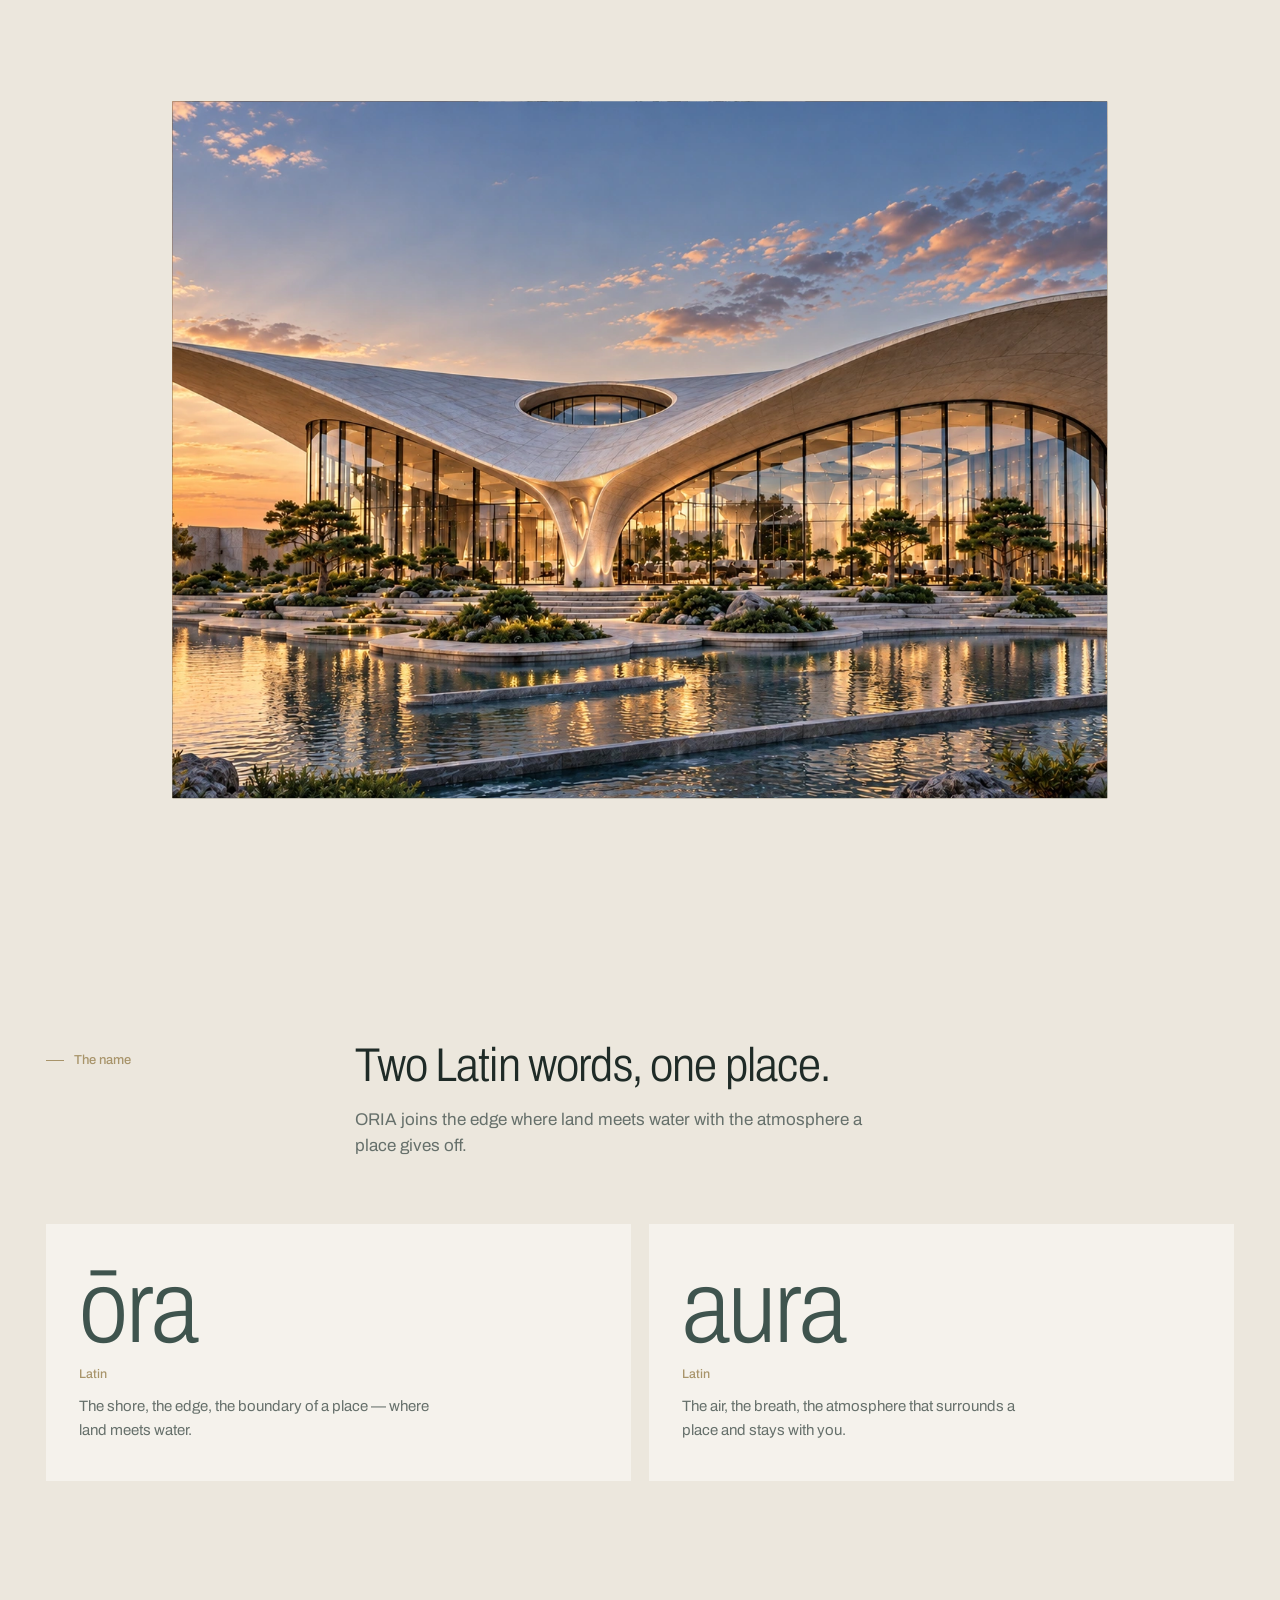
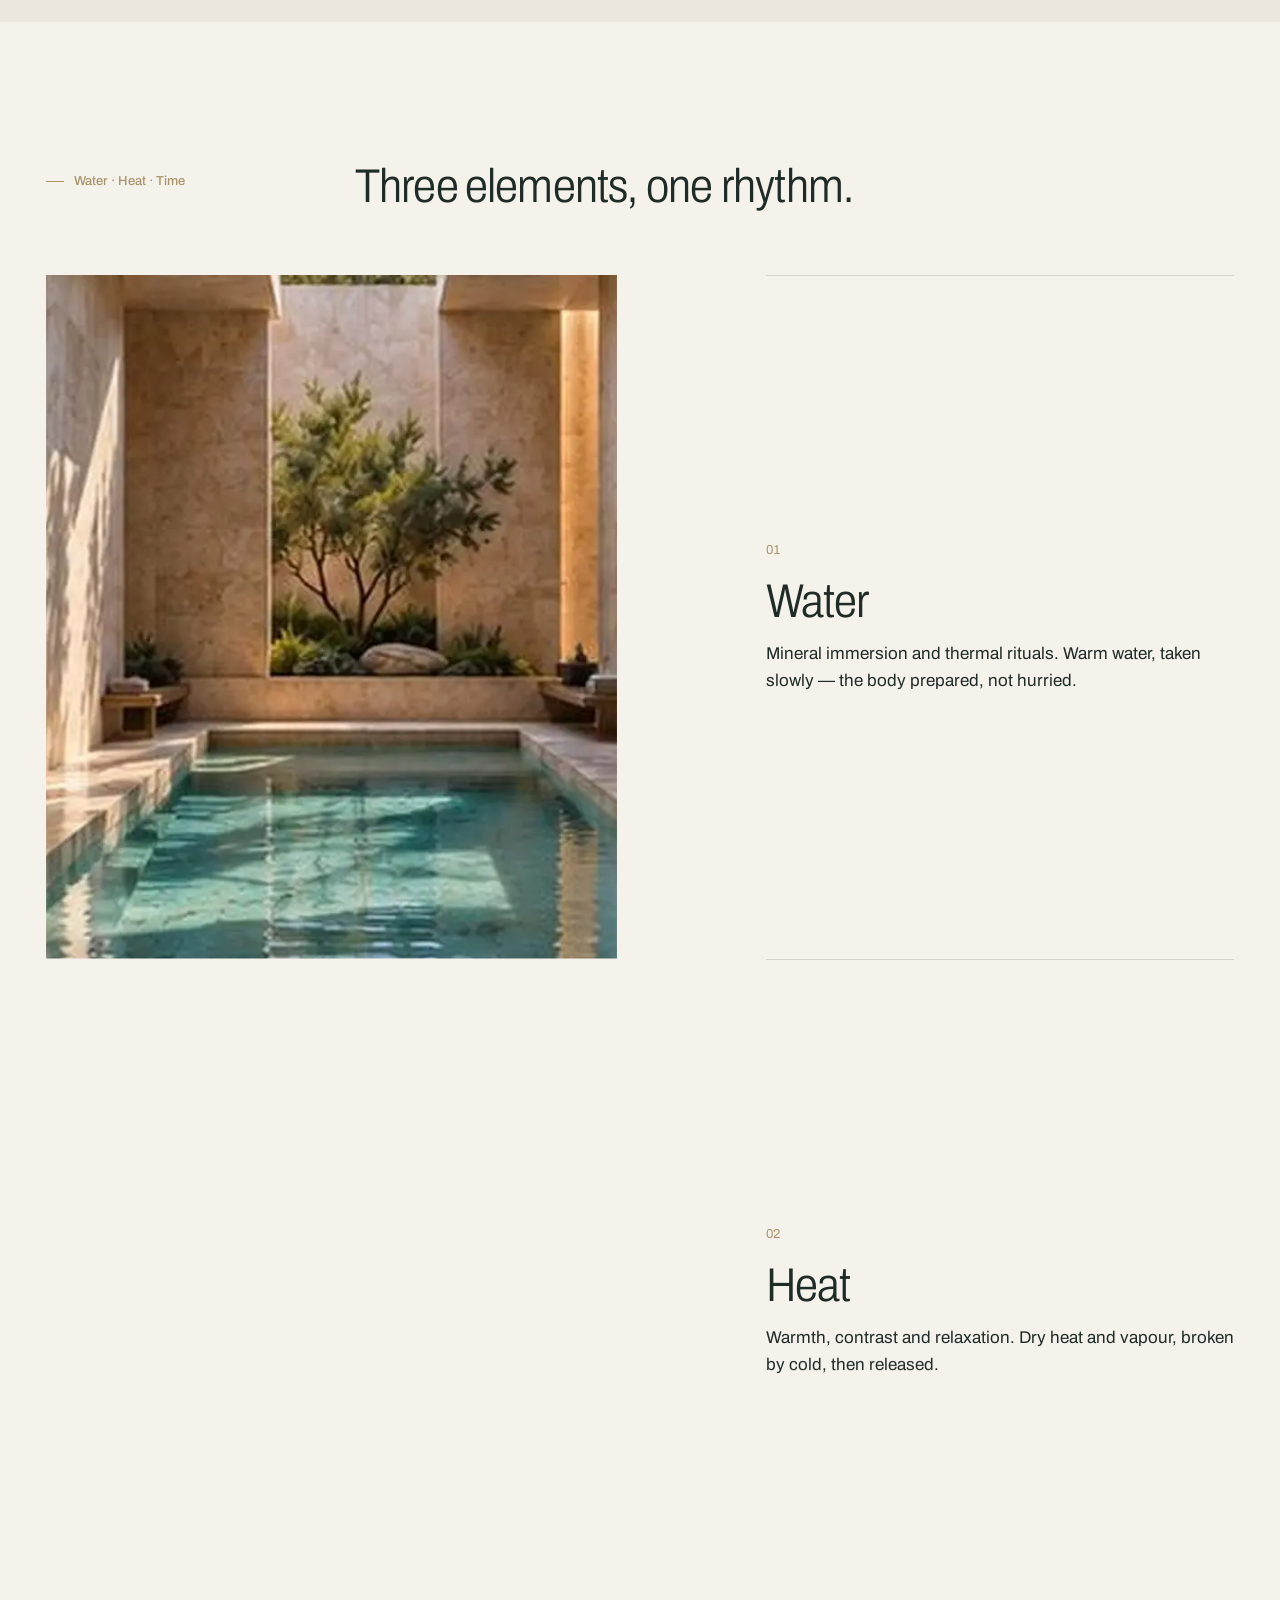
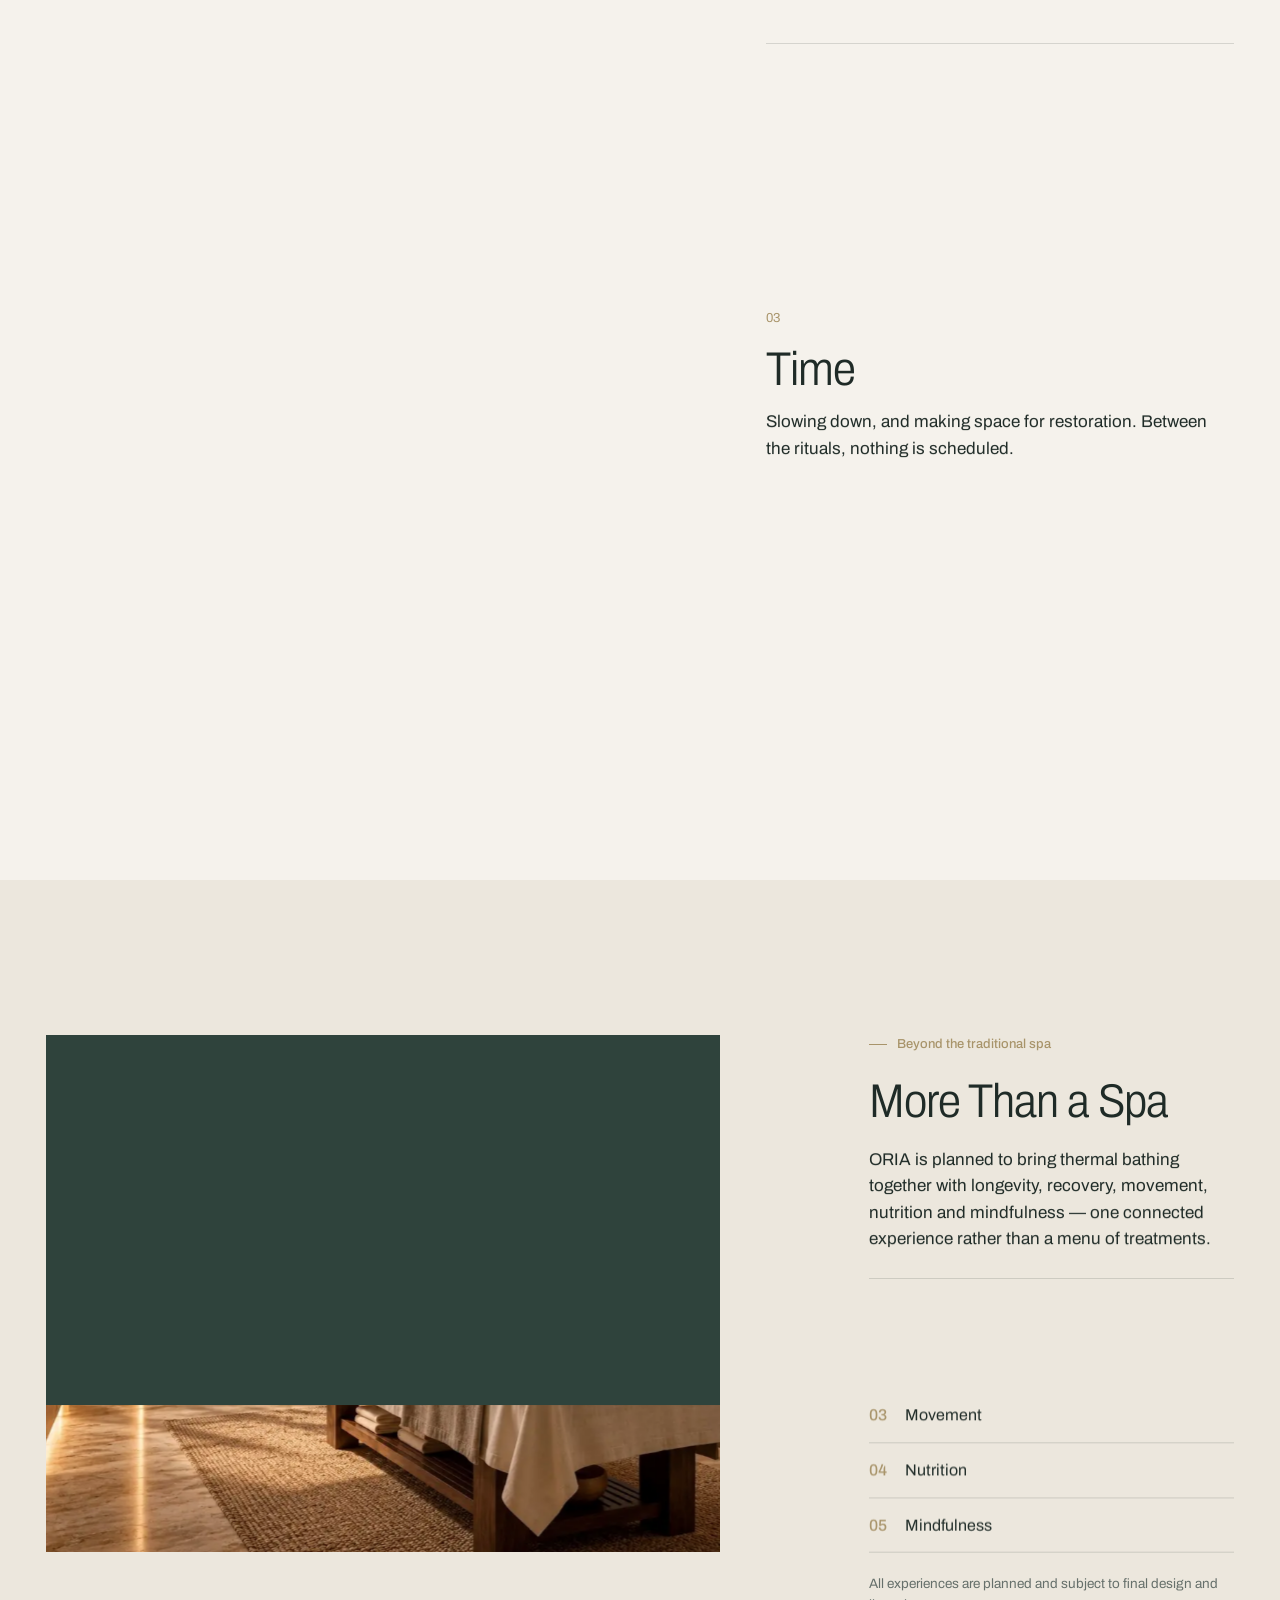
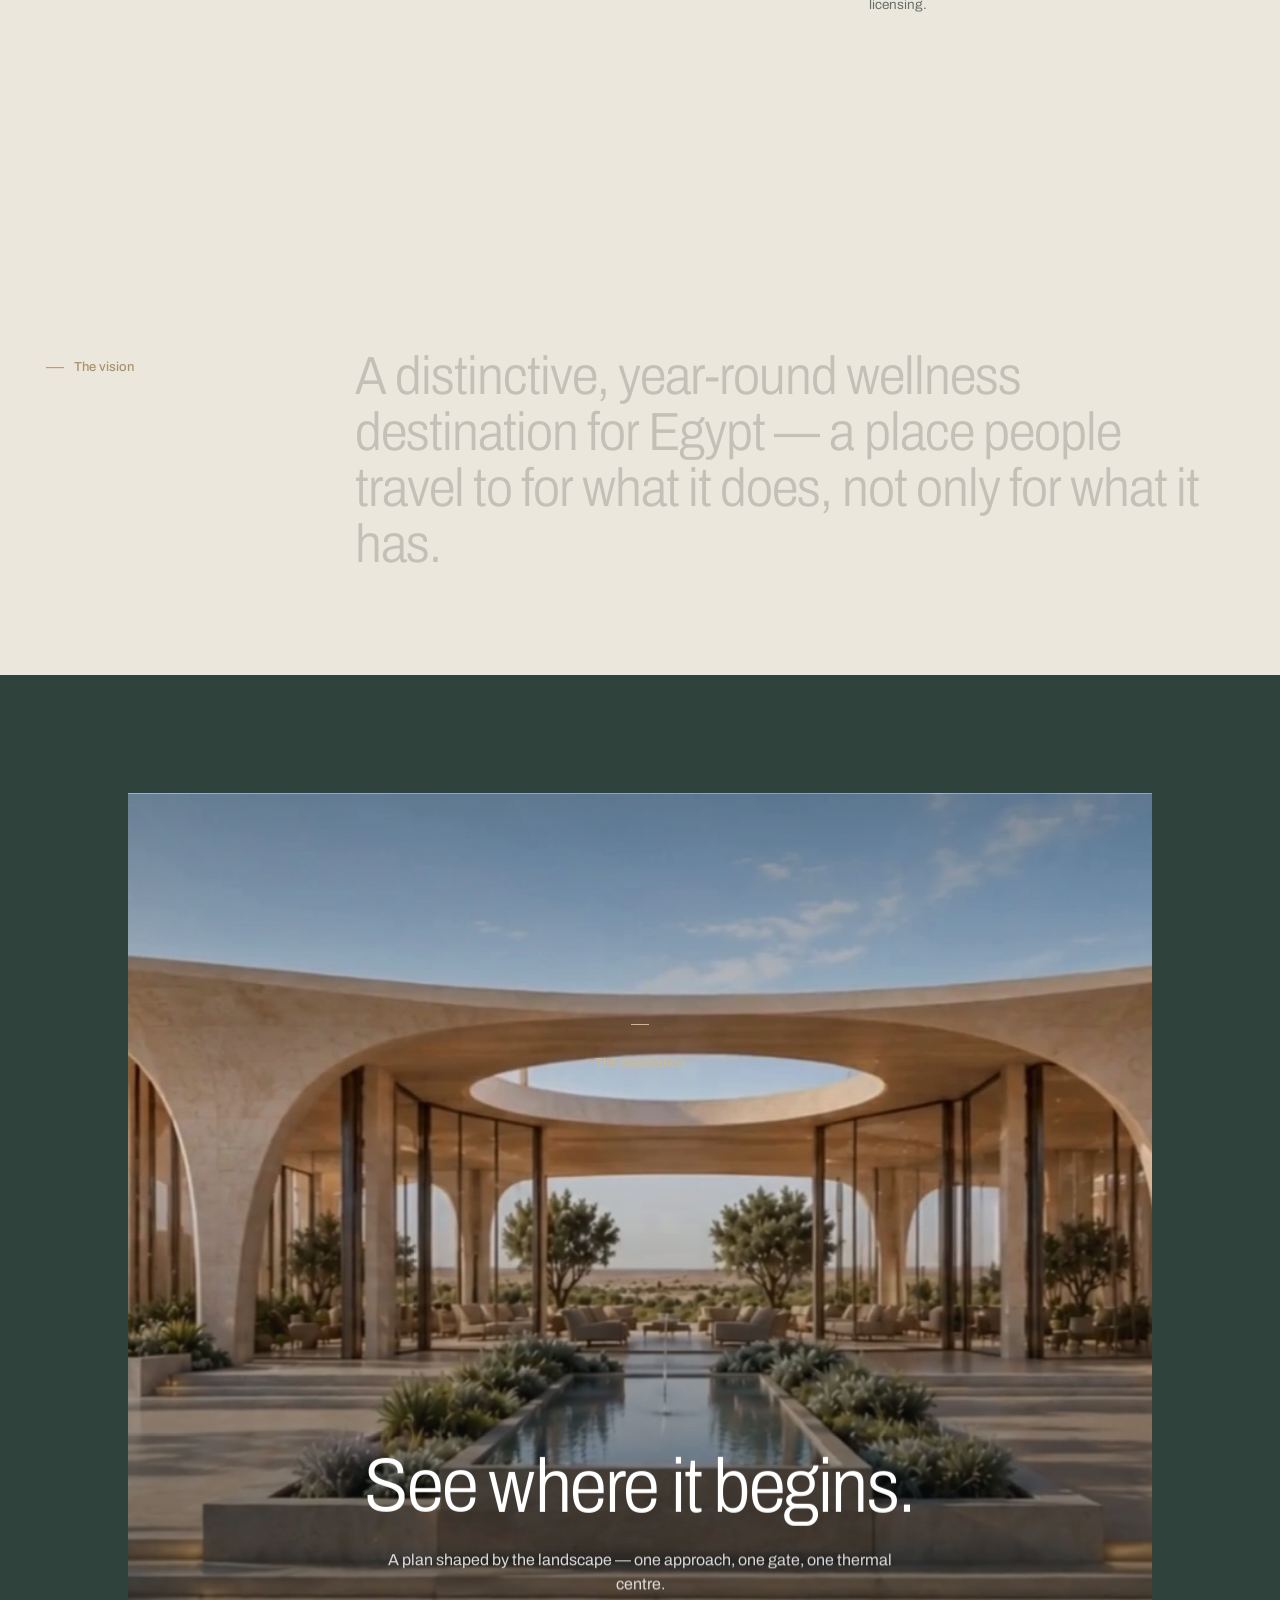
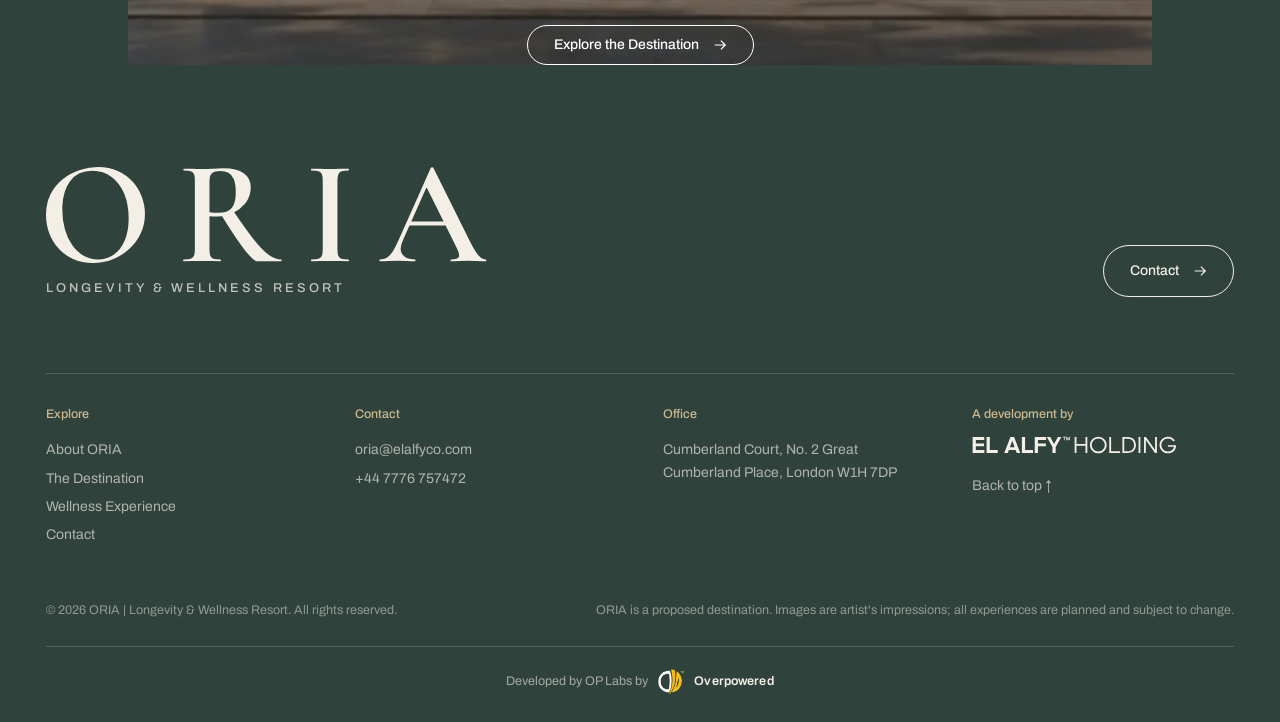
<file: about.html>
<!DOCTYPE html>
<html lang="en">
<head>
<meta name="robots" content="noindex,nofollow,noarchive">
<meta charset="utf-8">
<meta name="viewport" content="width=device-width, initial-scale=1, viewport-fit=cover">
<script>(function(){var L="en";try{var q=(location.search.match(/[?&]lang=(ar|en)/)||[])[1];L=q||localStorage.getItem("oria-lang")||"en";if(q)localStorage.setItem("oria-lang",q);}catch(e){}window.ORIA_LANG=L;if(L==="ar"){document.documentElement.lang="ar";document.documentElement.dir="rtl";}})();</script>
<title>About ORIA — ORIA | Longevity &amp; Wellness Resort</title>
<meta name="description" content="ORIA | Longevity &amp; Wellness Resort — a proposed destination for thermal bathing, longevity and restorative living on Egypt's North Coast. A development by El Alfy Holding.">
<link rel="preconnect" href="https://fonts.googleapis.com">
<link rel="preconnect" href="https://fonts.gstatic.com" crossorigin>
<link href="https://fonts.googleapis.com/css2?family=Archivo:wdth,wght@62..125,100..900&family=IBM+Plex+Sans+Arabic:wght@200;300;400;500;600&display=swap" rel="stylesheet">
<link rel="stylesheet" href="style.css">
</head>
<body>
<svg width="0" height="0" style="position:absolute" aria-hidden="true"><defs><symbol id="lg-star" viewBox="158 54 1683 1325"><path fill="currentColor" fill-rule="evenodd" d="M1010.0,1348.8C1011.6,1337.1 1013.9,1322.8 1015.1,1317.0C1016.2,1311.2 1018.0,1302.5 1018.9,1297.5C1022.5,1279.6 1029.4,1254.7 1036.1,1235.5C1047.2,1203.8 1051.3,1193.7 1063.5,1168.4C1117.5,1056.7 1205.9,960.7 1319.7,890.3C1323.4,887.9 1330.5,883.5 1335.5,880.3C1354.4,868.4 1411.8,839.1 1449.8,822.0C1481.5,807.8 1540.3,788.2 1584.5,777.1C1606.2,771.6 1639.1,764.5 1649.5,763.0C1653.9,762.4 1660.9,761.0 1665.0,760.0C1669.1,759.0 1675.2,757.9 1678.5,757.5C1681.8,757.2 1690.8,755.8 1698.5,754.5C1706.2,753.2 1719.2,751.4 1727.5,750.6C1735.8,749.8 1745.0,748.6 1748.0,748.0C1751.0,747.4 1762.5,746.3 1773.5,745.5C1822.1,741.9 1834.0,740.4 1835.5,738.0C1836.6,736.2 1828.2,735.2 1800.0,733.5C1784.3,732.6 1771.2,731.6 1770.9,731.5C1770.6,731.3 1760.3,730.2 1748.0,729.0C1735.7,727.8 1723.5,726.5 1720.8,726.0C1718.1,725.4 1709.0,724.1 1700.7,723.1C1692.3,722.0 1682.1,720.4 1678.0,719.5C1673.9,718.6 1667.1,717.5 1663.0,716.9C1658.9,716.4 1650.3,714.8 1644.0,713.5C1637.7,712.1 1626.9,709.9 1620.0,708.5C1599.3,704.2 1580.5,699.6 1559.0,693.5C1485.5,672.6 1454.2,660.9 1392.0,630.8C1304.9,588.6 1214.9,522.3 1165.7,464.0C1158.5,455.5 1149.6,445.1 1146.0,441.0C1112.2,402.3 1071.0,331.4 1053.6,282.0C1051.7,276.8 1049.2,270.0 1048.0,267.0C1042.1,252.5 1030.6,213.9 1026.8,196.0C1026.3,193.5 1024.3,184.3 1022.5,175.5C1016.1,145.2 1011.2,109.4 1009.5,81.0C1008.6,66.6 1006.6,58.1 1004.4,60.2C1003.4,61.2 1001.9,72.1 1001.0,85.3C998.7,116.4 994.5,145.3 987.4,179.0C986.0,185.3 984.4,193.4 983.6,197.0C974.6,241.0 951.3,305.0 930.1,343.8C911.1,378.4 881.6,421.5 858.0,449.0C837.0,473.4 793.0,517.5 780.7,526.3C777.5,528.6 768.5,535.2 760.7,541.0C730.5,563.4 700.7,583.7 679.5,596.4C647.5,615.5 624.8,627.6 600.0,638.8C568.9,652.9 545.3,662.7 523.5,670.5C518.0,672.5 509.9,675.4 505.5,677.0C475.2,687.9 416.3,703.8 386.5,709.1C380.4,710.1 371.2,711.9 366.0,713.1C323.7,722.2 248.2,731.4 198.5,733.5C185.3,734.1 171.8,735.5 167.6,736.7C161.5,738.5 178.2,741.3 204.0,743.0C239.4,745.2 250.8,746.1 264.5,748.1C272.2,749.2 282.6,750.5 287.5,751.1C303.7,753.0 337.9,758.3 364.0,763.0C381.2,766.1 435.3,779.3 464.0,787.4C488.2,794.2 527.7,808.6 555.5,820.7C563.8,824.3 573.4,828.5 577.0,830.0C584.2,833.0 638.6,860.3 646.5,864.8C649.2,866.4 655.1,869.7 659.5,872.2C686.2,887.0 746.6,928.3 769.5,947.4C804.9,976.9 843.5,1015.7 871.4,1050.0C915.9,1104.6 958.2,1180.5 974.3,1234.5C983.0,1263.7 988.6,1284.7 990.4,1295.0C991.3,1299.7 993.1,1308.9 994.4,1315.5C995.8,1322.1 997.8,1334.5 999.0,1343.0C1002.3,1368.0 1004.1,1375.3 1006.1,1371.7C1006.6,1370.9 1008.4,1360.6 1010.0,1348.8ZM989.0,1020.0C981.0,1019.6 970.9,1018.7 966.5,1018.2C962.1,1017.6 954.7,1016.6 950.0,1016.0C939.8,1014.6 912.9,1008.7 907.4,1006.6C905.3,1005.8 901.5,1004.6 899.0,1004.0C894.9,1002.9 883.8,998.8 871.5,993.8C814.2,970.4 762.2,924.6 733.0,872.0C718.4,845.8 706.3,808.5 701.9,776.5C700.4,765.9 700.4,722.1 701.8,709.2C705.1,680.3 716.9,641.0 729.7,616.5C749.7,578.3 786.6,537.2 821.0,514.8C853.8,493.5 896.3,474.8 924.0,469.5C927.6,468.8 935.0,467.3 940.5,466.2C981.7,457.5 1038.2,458.1 1077.0,467.6C1111.1,475.9 1140.1,486.8 1166.5,501.3C1209.5,524.8 1244.1,559.2 1271.4,605.5C1278.6,617.6 1293.7,651.7 1295.9,660.8C1296.4,662.8 1297.8,668.1 1298.9,672.5C1301.7,682.9 1304.6,703.4 1306.1,724.1C1309.7,773.2 1298.7,826.0 1275.8,869.0C1238.2,939.6 1182.1,984.1 1100.5,1007.9C1079.1,1014.1 1024.9,1021.6 1007.0,1020.8C1005.1,1020.8 997.0,1020.4 989.0,1020.0Z"/></symbol><symbol id="lg-letters" viewBox="47 1411 1949 345"><path fill="currentColor" fill-rule="evenodd" d="M277.7,1750.6C283.6,1749.8 291.6,1748.8 295.5,1748.5C299.4,1748.1 304.3,1747.2 306.5,1746.4C308.7,1745.7 313.4,1744.4 317.0,1743.6C369.1,1731.4 415.7,1695.3 437.5,1650.5C450.9,1623.0 454.3,1601.7 451.0,1566.5C448.8,1543.0 435.0,1513.6 416.1,1492.2C384.8,1456.7 344.2,1435.3 292.9,1427.4C212.4,1415.0 138.0,1441.0 92.3,1497.5C57.1,1541.0 50.7,1606.8 76.8,1655.3C105.4,1708.3 159.9,1742.7 226.6,1749.5C234.8,1750.4 241.9,1751.2 242.5,1751.5C245.0,1752.4 268.0,1751.9 277.7,1750.6ZM748.1,1743.1L750.5,1741.2L750.8,1596.3C751.0,1461.7 751.1,1451.4 752.7,1450.2C755.3,1448.3 848.3,1448.5 860.6,1450.5C873.0,1452.5 886.5,1456.2 892.5,1459.3C915.9,1471.1 927.9,1492.1 926.7,1519.0C925.4,1551.1 907.3,1572.2 873.7,1581.0C863.7,1583.6 859.8,1584.1 840.4,1584.9C828.4,1585.4 817.1,1585.6 815.5,1585.3C811.9,1584.8 807.2,1586.4 806.4,1588.5C805.2,1591.5 807.2,1594.7 816.6,1605.0C828.2,1617.7 851.9,1645.0 865.5,1661.5C870.9,1668.1 882.2,1681.3 890.5,1690.9C912.6,1716.5 923.5,1729.4 928.6,1736.1C935.5,1745.1 935.0,1745.0 963.8,1745.0C987.1,1745.0 988.8,1744.9 990.4,1743.1C993.0,1740.2 991.7,1737.5 984.1,1729.5C980.4,1725.7 974.0,1718.5 969.9,1713.5C965.9,1708.5 958.7,1700.2 953.9,1695.0C949.2,1689.8 934.2,1672.5 920.5,1656.5C888.0,1618.4 879.8,1609.1 876.1,1605.6C874.4,1603.9 873.0,1601.8 873.0,1600.8C873.0,1598.8 872.2,1599.0 892.3,1595.5C939.4,1587.4 967.9,1564.7 975.0,1529.9C983.6,1487.9 958.6,1453.2 909.5,1439.0C885.0,1432.0 870.1,1431.0 782.2,1431.0C705.3,1431.0 705.4,1431.0 703.6,1435.7C703.2,1436.6 702.9,1505.4 702.9,1588.5L703.0,1739.5L706.0,1742.2L709.0,1745.0L727.4,1745.0C744.0,1745.0 746.0,1744.8 748.1,1743.1ZM1297.1,1743.6C1301.1,1741.9 1301.1,1742.7 1301.7,1589.6C1302.4,1432.6 1302.4,1435.5 1297.7,1433.2C1295.5,1432.1 1280.8,1431.4 1266.7,1431.8C1259.9,1432.0 1258.6,1432.3 1256.5,1434.5L1254.0,1436.9L1254.0,1588.0C1254.0,1693.0 1254.3,1739.7 1255.1,1741.1C1255.7,1742.2 1257.0,1743.4 1258.2,1743.9C1260.6,1744.8 1294.9,1744.5 1297.1,1743.6ZM1989.6,1742.8C1992.1,1740.3 1991.0,1737.8 1981.0,1724.0C1976.0,1717.1 1968.9,1707.2 1965.1,1702.0C1961.4,1696.8 1954.6,1687.3 1950.0,1681.0C1945.4,1674.7 1936.2,1661.6 1929.5,1652.0C1909.2,1622.6 1896.2,1604.3 1882.0,1585.0C1874.5,1574.8 1866.3,1563.6 1863.8,1560.0C1853.9,1545.8 1837.1,1521.6 1829.0,1509.9C1824.3,1503.2 1817.1,1493.1 1813.0,1487.6C1808.9,1482.0 1799.4,1469.0 1792.0,1458.6C1767.7,1424.4 1769.0,1424.6 1748.5,1453.0C1737.1,1468.8 1737.4,1468.3 1710.9,1504.0C1699.6,1519.1 1688.7,1534.0 1686.5,1537.0C1684.3,1540.0 1672.7,1555.8 1660.5,1572.0C1648.4,1588.3 1636.8,1604.0 1634.8,1607.0C1632.8,1610.0 1626.2,1618.6 1620.3,1626.0C1614.4,1633.5 1606.7,1643.6 1603.3,1648.5C1589.0,1669.0 1565.0,1701.6 1544.1,1728.9C1536.1,1739.3 1536.1,1739.1 1539.0,1742.0C1541.7,1744.7 1557.3,1744.9 1560.7,1742.2C1561.9,1741.3 1568.0,1733.5 1574.2,1725.0C1580.4,1716.5 1588.4,1705.5 1592.0,1700.6C1595.6,1695.7 1603.7,1684.9 1610.0,1676.6C1616.3,1668.3 1624.4,1657.5 1628.0,1652.5C1631.5,1647.5 1639.8,1636.1 1646.5,1627.0C1660.0,1608.8 1678.5,1583.3 1687.0,1571.5C1690.0,1567.3 1699.9,1553.8 1709.0,1541.6C1718.1,1529.4 1729.8,1513.6 1735.1,1506.4C1745.9,1492.0 1747.1,1490.7 1749.4,1491.6C1751.0,1492.2 1759.7,1503.9 1772.5,1522.5C1776.3,1528.0 1783.8,1538.4 1789.1,1545.6C1794.4,1552.8 1803.6,1565.8 1809.6,1574.6C1815.5,1583.3 1824.9,1596.8 1830.5,1604.5C1836.0,1612.2 1846.2,1626.6 1853.0,1636.5C1859.8,1646.4 1868.3,1658.5 1871.9,1663.5C1875.5,1668.5 1881.4,1676.8 1885.0,1682.0C1910.2,1718.1 1927.3,1741.2 1930.5,1743.2C1934.8,1745.8 1986.9,1745.5 1989.6,1742.8ZM230.0,1733.0C228.1,1732.6 221.4,1731.1 215.2,1729.6C177.5,1721.0 139.6,1690.5 122.0,1654.5C106.4,1622.7 102.8,1575.2 113.3,1541.5C126.4,1499.7 154.6,1468.9 194.6,1452.7C199.7,1450.7 204.2,1449.0 204.8,1449.0C205.3,1449.0 208.6,1448.1 212.1,1446.9C227.0,1442.2 264.5,1440.0 282.5,1442.9C304.6,1446.5 329.7,1457.0 347.5,1470.2C392.7,1503.7 412.0,1556.2 401.6,1617.5C396.2,1649.2 384.6,1671.4 362.3,1693.1C341.4,1713.4 320.7,1724.5 292.5,1730.6C281.8,1733.0 278.0,1733.3 257.0,1733.6C244.1,1733.7 231.9,1733.5 230.0,1733.0Z"/></symbol><symbol id="lg-full" viewBox="47 54 1949 1702"><path fill="currentColor" fill-rule="evenodd" d="M277.7,1750.6C283.6,1749.8 291.6,1748.8 295.5,1748.5C299.4,1748.1 304.3,1747.2 306.5,1746.4C308.7,1745.7 313.4,1744.4 317.0,1743.6C369.1,1731.4 415.7,1695.3 437.5,1650.5C450.9,1623.0 454.3,1601.7 451.0,1566.5C448.8,1543.0 435.0,1513.6 416.1,1492.2C384.8,1456.7 344.2,1435.3 292.9,1427.4C212.4,1415.0 138.0,1441.0 92.3,1497.5C57.1,1541.0 50.7,1606.8 76.8,1655.3C105.4,1708.3 159.9,1742.7 226.6,1749.5C234.8,1750.4 241.9,1751.2 242.5,1751.5C245.0,1752.4 268.0,1751.9 277.7,1750.6ZM748.1,1743.1L750.5,1741.2L750.8,1596.3C751.0,1461.7 751.1,1451.4 752.7,1450.2C755.3,1448.3 848.3,1448.5 860.6,1450.5C873.0,1452.5 886.5,1456.2 892.5,1459.3C915.9,1471.1 927.9,1492.1 926.7,1519.0C925.4,1551.1 907.3,1572.2 873.7,1581.0C863.7,1583.6 859.8,1584.1 840.4,1584.9C828.4,1585.4 817.1,1585.6 815.5,1585.3C811.9,1584.8 807.2,1586.4 806.4,1588.5C805.2,1591.5 807.2,1594.7 816.6,1605.0C828.2,1617.7 851.9,1645.0 865.5,1661.5C870.9,1668.1 882.2,1681.3 890.5,1690.9C912.6,1716.5 923.5,1729.4 928.6,1736.1C935.5,1745.1 935.0,1745.0 963.8,1745.0C987.1,1745.0 988.8,1744.9 990.4,1743.1C993.0,1740.2 991.7,1737.5 984.1,1729.5C980.4,1725.7 974.0,1718.5 969.9,1713.5C965.9,1708.5 958.7,1700.2 953.9,1695.0C949.2,1689.8 934.2,1672.5 920.5,1656.5C888.0,1618.4 879.8,1609.1 876.1,1605.6C874.4,1603.9 873.0,1601.8 873.0,1600.8C873.0,1598.8 872.2,1599.0 892.3,1595.5C939.4,1587.4 967.9,1564.7 975.0,1529.9C983.6,1487.9 958.6,1453.2 909.5,1439.0C885.0,1432.0 870.1,1431.0 782.2,1431.0C705.3,1431.0 705.4,1431.0 703.6,1435.7C703.2,1436.6 702.9,1505.4 702.9,1588.5L703.0,1739.5L706.0,1742.2L709.0,1745.0L727.4,1745.0C744.0,1745.0 746.0,1744.8 748.1,1743.1ZM1297.1,1743.6C1301.1,1741.9 1301.1,1742.7 1301.7,1589.6C1302.4,1432.6 1302.4,1435.5 1297.7,1433.2C1295.5,1432.1 1280.8,1431.4 1266.7,1431.8C1259.9,1432.0 1258.6,1432.3 1256.5,1434.5L1254.0,1436.9L1254.0,1588.0C1254.0,1693.0 1254.3,1739.7 1255.1,1741.1C1255.7,1742.2 1257.0,1743.4 1258.2,1743.9C1260.6,1744.8 1294.9,1744.5 1297.1,1743.6ZM1989.6,1742.8C1992.1,1740.3 1991.0,1737.8 1981.0,1724.0C1976.0,1717.1 1968.9,1707.2 1965.1,1702.0C1961.4,1696.8 1954.6,1687.3 1950.0,1681.0C1945.4,1674.7 1936.2,1661.6 1929.5,1652.0C1909.2,1622.6 1896.2,1604.3 1882.0,1585.0C1874.5,1574.8 1866.3,1563.6 1863.8,1560.0C1853.9,1545.8 1837.1,1521.6 1829.0,1509.9C1824.3,1503.2 1817.1,1493.1 1813.0,1487.6C1808.9,1482.0 1799.4,1469.0 1792.0,1458.6C1767.7,1424.4 1769.0,1424.6 1748.5,1453.0C1737.1,1468.8 1737.4,1468.3 1710.9,1504.0C1699.6,1519.1 1688.7,1534.0 1686.5,1537.0C1684.3,1540.0 1672.7,1555.8 1660.5,1572.0C1648.4,1588.3 1636.8,1604.0 1634.8,1607.0C1632.8,1610.0 1626.2,1618.6 1620.3,1626.0C1614.4,1633.5 1606.7,1643.6 1603.3,1648.5C1589.0,1669.0 1565.0,1701.6 1544.1,1728.9C1536.1,1739.3 1536.1,1739.1 1539.0,1742.0C1541.7,1744.7 1557.3,1744.9 1560.7,1742.2C1561.9,1741.3 1568.0,1733.5 1574.2,1725.0C1580.4,1716.5 1588.4,1705.5 1592.0,1700.6C1595.6,1695.7 1603.7,1684.9 1610.0,1676.6C1616.3,1668.3 1624.4,1657.5 1628.0,1652.5C1631.5,1647.5 1639.8,1636.1 1646.5,1627.0C1660.0,1608.8 1678.5,1583.3 1687.0,1571.5C1690.0,1567.3 1699.9,1553.8 1709.0,1541.6C1718.1,1529.4 1729.8,1513.6 1735.1,1506.4C1745.9,1492.0 1747.1,1490.7 1749.4,1491.6C1751.0,1492.2 1759.7,1503.9 1772.5,1522.5C1776.3,1528.0 1783.8,1538.4 1789.1,1545.6C1794.4,1552.8 1803.6,1565.8 1809.6,1574.6C1815.5,1583.3 1824.9,1596.8 1830.5,1604.5C1836.0,1612.2 1846.2,1626.6 1853.0,1636.5C1859.8,1646.4 1868.3,1658.5 1871.9,1663.5C1875.5,1668.5 1881.4,1676.8 1885.0,1682.0C1910.2,1718.1 1927.3,1741.2 1930.5,1743.2C1934.8,1745.8 1986.9,1745.5 1989.6,1742.8ZM230.0,1733.0C228.1,1732.6 221.4,1731.1 215.2,1729.6C177.5,1721.0 139.6,1690.5 122.0,1654.5C106.4,1622.7 102.8,1575.2 113.3,1541.5C126.4,1499.7 154.6,1468.9 194.6,1452.7C199.7,1450.7 204.2,1449.0 204.8,1449.0C205.3,1449.0 208.6,1448.1 212.1,1446.9C227.0,1442.2 264.5,1440.0 282.5,1442.9C304.6,1446.5 329.7,1457.0 347.5,1470.2C392.7,1503.7 412.0,1556.2 401.6,1617.5C396.2,1649.2 384.6,1671.4 362.3,1693.1C341.4,1713.4 320.7,1724.5 292.5,1730.6C281.8,1733.0 278.0,1733.3 257.0,1733.6C244.1,1733.7 231.9,1733.5 230.0,1733.0ZM1010.0,1348.8C1011.6,1337.1 1013.9,1322.8 1015.1,1317.0C1016.2,1311.2 1018.0,1302.5 1018.9,1297.5C1022.5,1279.6 1029.4,1254.7 1036.1,1235.5C1047.2,1203.8 1051.3,1193.7 1063.5,1168.4C1117.5,1056.7 1205.9,960.7 1319.7,890.3C1323.4,887.9 1330.5,883.5 1335.5,880.3C1354.4,868.4 1411.8,839.1 1449.8,822.0C1481.5,807.8 1540.3,788.2 1584.5,777.1C1606.2,771.6 1639.1,764.5 1649.5,763.0C1653.9,762.4 1660.9,761.0 1665.0,760.0C1669.1,759.0 1675.2,757.9 1678.5,757.5C1681.8,757.2 1690.8,755.8 1698.5,754.5C1706.2,753.2 1719.2,751.4 1727.5,750.6C1735.8,749.8 1745.0,748.6 1748.0,748.0C1751.0,747.4 1762.5,746.3 1773.5,745.5C1822.1,741.9 1834.0,740.4 1835.5,738.0C1836.6,736.2 1828.2,735.2 1800.0,733.5C1784.3,732.6 1771.2,731.6 1770.9,731.5C1770.6,731.3 1760.3,730.2 1748.0,729.0C1735.7,727.8 1723.5,726.5 1720.8,726.0C1718.1,725.4 1709.0,724.1 1700.7,723.1C1692.3,722.0 1682.1,720.4 1678.0,719.5C1673.9,718.6 1667.1,717.5 1663.0,716.9C1658.9,716.4 1650.3,714.8 1644.0,713.5C1637.7,712.1 1626.9,709.9 1620.0,708.5C1599.3,704.2 1580.5,699.6 1559.0,693.5C1485.5,672.6 1454.2,660.9 1392.0,630.8C1304.9,588.6 1214.9,522.3 1165.7,464.0C1158.5,455.5 1149.6,445.1 1146.0,441.0C1112.2,402.3 1071.0,331.4 1053.6,282.0C1051.7,276.8 1049.2,270.0 1048.0,267.0C1042.1,252.5 1030.6,213.9 1026.8,196.0C1026.3,193.5 1024.3,184.3 1022.5,175.5C1016.1,145.2 1011.2,109.4 1009.5,81.0C1008.6,66.6 1006.6,58.1 1004.4,60.2C1003.4,61.2 1001.9,72.1 1001.0,85.3C998.7,116.4 994.5,145.3 987.4,179.0C986.0,185.3 984.4,193.4 983.6,197.0C974.6,241.0 951.3,305.0 930.1,343.8C911.1,378.4 881.6,421.5 858.0,449.0C837.0,473.4 793.0,517.5 780.7,526.3C777.5,528.6 768.5,535.2 760.7,541.0C730.5,563.4 700.7,583.7 679.5,596.4C647.5,615.5 624.8,627.6 600.0,638.8C568.9,652.9 545.3,662.7 523.5,670.5C518.0,672.5 509.9,675.4 505.5,677.0C475.2,687.9 416.3,703.8 386.5,709.1C380.4,710.1 371.2,711.9 366.0,713.1C323.7,722.2 248.2,731.4 198.5,733.5C185.3,734.1 171.8,735.5 167.6,736.7C161.5,738.5 178.2,741.3 204.0,743.0C239.4,745.2 250.8,746.1 264.5,748.1C272.2,749.2 282.6,750.5 287.5,751.1C303.7,753.0 337.9,758.3 364.0,763.0C381.2,766.1 435.3,779.3 464.0,787.4C488.2,794.2 527.7,808.6 555.5,820.7C563.8,824.3 573.4,828.5 577.0,830.0C584.2,833.0 638.6,860.3 646.5,864.8C649.2,866.4 655.1,869.7 659.5,872.2C686.2,887.0 746.6,928.3 769.5,947.4C804.9,976.9 843.5,1015.7 871.4,1050.0C915.9,1104.6 958.2,1180.5 974.3,1234.5C983.0,1263.7 988.6,1284.7 990.4,1295.0C991.3,1299.7 993.1,1308.9 994.4,1315.5C995.8,1322.1 997.8,1334.5 999.0,1343.0C1002.3,1368.0 1004.1,1375.3 1006.1,1371.7C1006.6,1370.9 1008.4,1360.6 1010.0,1348.8ZM989.0,1020.0C981.0,1019.6 970.9,1018.7 966.5,1018.2C962.1,1017.6 954.7,1016.6 950.0,1016.0C939.8,1014.6 912.9,1008.7 907.4,1006.6C905.3,1005.8 901.5,1004.6 899.0,1004.0C894.9,1002.9 883.8,998.8 871.5,993.8C814.2,970.4 762.2,924.6 733.0,872.0C718.4,845.8 706.3,808.5 701.9,776.5C700.4,765.9 700.4,722.1 701.8,709.2C705.1,680.3 716.9,641.0 729.7,616.5C749.7,578.3 786.6,537.2 821.0,514.8C853.8,493.5 896.3,474.8 924.0,469.5C927.6,468.8 935.0,467.3 940.5,466.2C981.7,457.5 1038.2,458.1 1077.0,467.6C1111.1,475.9 1140.1,486.8 1166.5,501.3C1209.5,524.8 1244.1,559.2 1271.4,605.5C1278.6,617.6 1293.7,651.7 1295.9,660.8C1296.4,662.8 1297.8,668.1 1298.9,672.5C1301.7,682.9 1304.6,703.4 1306.1,724.1C1309.7,773.2 1298.7,826.0 1275.8,869.0C1238.2,939.6 1182.1,984.1 1100.5,1007.9C1079.1,1014.1 1024.9,1021.6 1007.0,1020.8C1005.1,1020.8 997.0,1020.4 989.0,1020.0Z"/></symbol>
<g>
<g id="eag-0-0">
<path d="M 81.671875 -18.453125 L 28.59375 -18.453125 L 28.59375 -41.4375 L 79.40625 -41.4375 L 79.40625 -59.4375 L 28.59375 -59.4375 L 28.59375 -81.0625 L 80.921875 -81.0625 L 80.921875 -99.515625 L 8.625 -99.515625 L 8.625 0 L 81.671875 0 Z M 81.671875 -18.453125 "/>
</g>
<g id="eag-0-1">
<path d="M 77.890625 -18.75 L 28.59375 -18.75 L 28.59375 -99.515625 L 8.625 -99.515625 L 8.625 0 L 77.890625 0 Z M 77.890625 -18.75 "/>
</g>
<g id="eag-0-2">
</g>
<g id="eag-0-3">
<path d="M 0.609375 0 L 22.390625 0 L 29.640625 -18.609375 L 71.390625 -18.609375 L 78.65625 0 L 100.4375 0 L 61.859375 -99.515625 L 39.171875 -99.515625 Z M 50.359375 -75.78125 L 50.671875 -75.78125 L 65.03125 -35.546875 L 36.15625 -35.546875 Z M 50.359375 -75.78125 "/>
</g>
<g id="eag-0-4">
<path d="M 28.59375 -41.4375 L 77.890625 -41.4375 L 77.890625 -59.4375 L 28.59375 -59.4375 L 28.59375 -81.0625 L 79.25 -81.0625 L 79.25 -99.515625 L 8.625 -99.515625 L 8.625 0 L 28.59375 0 Z M 28.59375 -41.4375 "/>
</g>
<g id="eag-0-5">
<path d="M 36.453125 0 L 56.421875 0 L 56.421875 -37.0625 L 91.953125 -99.515625 L 70.1875 -99.515625 L 46.4375 -55.8125 L 22.6875 -99.515625 L 1.0625 -99.515625 L 36.453125 -37.0625 Z M 36.453125 0 "/>
</g>
<g id="eag-1-0">
<path d="M 17.96875 -21.65625 L 0.453125 -21.65625 L 0.453125 -17.578125 L 7.046875 -17.578125 L 7.046875 0 L 11.390625 0 L 11.390625 -17.578125 L 17.96875 -17.578125 Z M 17.96875 -21.65625 "/>
</g>
<g id="eag-1-1">
<path d="M 1.609375 0 L 6.03125 0 L 6.6875 -7.375 L 7.078125 -14.953125 L 12.21875 -0.625 L 16.265625 -0.625 L 21.328125 -14.90625 L 21.40625 -14.71875 L 21.796875 -7.375 L 22.453125 0 L 26.859375 0 L 24.921875 -21.65625 L 20.1875 -21.65625 L 14.25 -6.453125 L 14.1875 -6.453125 L 8.265625 -21.65625 L 3.5625 -21.65625 Z M 1.609375 0 "/>
</g>
<g id="eag-2-0">
<path d="M 11.34375 0 L 22.6875 0 L 22.6875 -45.828125 L 78.796875 -45.828125 L 78.796875 0 L 90.140625 0 L 90.140625 -99.515625 L 78.796875 -99.515625 L 78.796875 -56.5625 L 22.6875 -56.5625 L 22.6875 -99.515625 L 11.34375 -99.515625 Z M 11.34375 0 "/>
</g>
<g id="eag-2-1">
<path d="M 5.4375 -49.609375 C 5.4375 -21.171875 28.890625 2.125 57.46875 2.125 C 86.0625 2.125 109.5 -21.171875 109.5 -49.609375 C 109.5 -78.34375 86.0625 -101.640625 57.46875 -101.640625 C 28.890625 -101.640625 5.4375 -78.34375 5.4375 -49.609375 Z M 16.78125 -49.609375 C 16.78125 -72.140625 35.09375 -90.296875 57.46875 -90.296875 C 79.703125 -90.296875 98.015625 -72.140625 98.015625 -49.609375 C 98.015625 -27.375 79.703125 -9.21875 57.46875 -9.21875 C 35.09375 -9.21875 16.78125 -27.375 16.78125 -49.609375 Z M 16.78125 -49.609375 "/>
</g>
<g id="eag-2-2">
<path d="M 78.796875 -10.734375 L 22.6875 -10.734375 L 22.6875 -99.515625 L 11.34375 -99.515625 L 11.34375 0 L 78.796875 0 Z M 78.796875 -10.734375 "/>
</g>
<g id="eag-2-3">
<path d="M 45.828125 -88.78125 C 69.875 -88.78125 84.09375 -70.9375 84.09375 -49.765625 C 84.09375 -28.59375 69.875 -10.734375 45.828125 -10.734375 L 22.6875 -10.734375 L 22.6875 -88.78125 Z M 45.828125 0 C 76.078125 0 95.59375 -22.390625 95.59375 -49.765625 C 95.59375 -77.140625 76.078125 -99.515625 45.828125 -99.515625 L 11.34375 -99.515625 L 11.34375 0 Z M 45.828125 0 "/>
</g>
<g id="eag-2-4">
<path d="M 22.6875 -99.515625 L 11.34375 -99.515625 L 11.34375 0 L 22.6875 0 Z M 22.6875 -99.515625 "/>
</g>
<g id="eag-2-5">
<path d="M 11.34375 0 L 22.6875 0 L 22.6875 -81.671875 L 79.40625 0 L 91.5 0 L 91.5 -99.515625 L 80.15625 -99.515625 L 80.15625 -18 L 23.4375 -99.515625 L 11.34375 -99.515625 Z M 11.34375 0 "/>
</g>
<g id="eag-2-6">
<path d="M 107.6875 -49 L 57.328125 -49 L 57.328125 -38.265625 L 95.59375 -38.265625 C 92.5625 -18.296875 76.53125 -9.21875 57.328125 -9.21875 C 34.9375 -9.21875 16.640625 -27.375 16.640625 -49.609375 C 16.640625 -72.140625 34.9375 -90.296875 57.328125 -90.296875 C 71.6875 -90.296875 84.25 -82.734375 91.5 -71.390625 L 101.03125 -77.59375 C 91.8125 -92.109375 75.625 -101.640625 57.328125 -101.640625 C 28.734375 -101.640625 5.296875 -78.34375 5.296875 -49.609375 C 5.296875 -21.171875 28.734375 2.125 57.328125 2.125 C 88.03125 2.125 106.9375 -17.390625 107.6875 -45.21875 Z M 107.6875 -49 "/>
</g>
</g>
<symbol id="ea-logo" viewBox="94 97 1274 112">
<g fill="currentColor" fill-opacity="1">
<use href="#eag-0-0" x="89.3237" y="202.7886"/>
<use href="#eag-0-1" x="176.145103" y="202.7886"/>
<use href="#eag-0-2" x="256.15995" y="202.7886"/>
<use href="#eag-0-3" x="293.97415" y="202.7886"/>
<use href="#eag-0-1" x="395.769977" y="202.7886"/>
<use href="#eag-0-4" x="475.784824" y="202.7886"/>
<use href="#eag-0-5" x="558.21978" y="202.7886"/>
</g>
<g fill="currentColor" fill-opacity="1">
<use href="#eag-1-0" x="659.1021" y="123.6934"/>
<use href="#eag-1-1" x="677.244546" y="123.6934"/>
</g>
<g fill="currentColor" fill-opacity="1">
<use href="#eag-2-0" x="721.4502" y="202.7891"/>
<use href="#eag-2-1" x="822.489742" y="202.7891"/>
<use href="#eag-2-2" x="936.839883" y="202.7891"/>
</g>
<g fill="currentColor" fill-opacity="1">
<use href="#eag-2-3" x="1018.518555" y="202.7891"/>
<use href="#eag-2-4" x="1118.95307" y="202.7891"/>
</g>
<g fill="currentColor" fill-opacity="1">
<use href="#eag-2-5" x="1153.137107" y="202.7891"/>
<use href="#eag-2-6" x="1255.689218" y="202.7891"/>
</g>
</symbol><symbol id="lg-word" viewBox="49 -636 2974 648"><path fill="currentColor" d="M366 12Q294 12 235.5 -13.5Q177 -39 135.5 -84.0Q94 -129 71.5 -187.5Q49 -246 49 -312Q49 -393 80.5 -454.0Q112 -515 164.0 -555.5Q216 -596 278.0 -616.0Q340 -636 401 -636Q475 -636 533.5 -609.5Q592 -583 633.0 -538.0Q674 -493 695.5 -436.0Q717 -379 717 -319Q717 -249 689.0 -189.0Q661 -129 612.5 -84.0Q564 -39 500.5 -13.5Q437 12 366 12ZM399.66009521484375 -11.89984130859375Q458.74053955078125 -11.89984130859375 505.6009521484375 -44.009857177734375Q552.4613647460938 -76.119873046875 579.7216186523438 -138.44992065429688Q606.9818725585938 -200.77996826171875 606.9818725585938 -290.22003173828125Q606.9818725585938 -382.880126953125 577.1116027832031 -454.9901428222656Q547.2413330078125 -527.1001586914062 492.160888671875 -568.6001586914062Q437.0804443359375 -610.1001586914062 360.5599365234375 -610.1001586914062Q264.05914306640625 -610.1001586914062 211.53863525390625 -540.4400634765625Q159.01812744140625 -470.77996826171875 159.01812744140625 -348.33990478515625Q159.01812744140625 -276.0 176.78823852539062 -214.5Q194.558349609375 -153.0 226.818603515625 -107.27996826171875Q259.078857421875 -61.5599365234375 303.1092224121094 -36.729888916015625Q347.13958740234375 -11.89984130859375 399.66009521484375 -11.89984130859375ZM1472.6009521484375 0.0Q1457.160888671875 0.0 1422.4507141113281 -37.830047607421875Q1387.7405395507812 -75.66009521484375 1338.9802856445312 -146.99014282226562Q1290.2200317382812 -218.3201904296875 1229.23974609375 -317.3201904296875L1311.558349609375 -342.45977783203125Q1392.8785400390625 -221.45977783203125 1450.1486511230469 -148.78982543945312Q1507.4187622070312 -76.119873046875 1551.8588256835938 -44.0599365234375Q1596.2988891601562 -12.0 1636.958984375 -12.0Q1639.1790161132812 -12.0 1639.1790161132812 -6.0Q1639.1790161132812 0.0 1636.958984375 0.0Q1572.4597778320312 0.0 1531.8702697753906 0.0Q1491.28076171875 0.0 1472.6009521484375 0.0ZM1247.4794921875 -628.0Q1336.1790161132812 -628.0 1383.69873046875 -593.7298889160156Q1431.2184448242188 -559.4597778320312 1431.2184448242188 -499.6798095703125Q1431.2184448242188 -442.0 1398.6585083007812 -397.0500793457031Q1366.0985717773438 -352.10015869140625 1314.5985717773438 -327.10015869140625Q1263.0985717773438 -302.10015869140625 1204.9984130859375 -302.10015869140625Q1192.0985717773438 -302.10015869140625 1178.1486511230469 -302.3201904296875Q1164.19873046875 -302.54022216796875 1152.6387939453125 -303.54022216796875V-81.0Q1152.6387939453125 -52.0 1157.8588256835938 -37.0Q1163.078857421875 -22.0 1179.0690002441406 -17.0Q1195.0591430664062 -12.0 1227.599365234375 -12.0Q1229.8193969726562 -12.0 1229.8193969726562 -6.0Q1229.8193969726562 0.0 1227.599365234375 0.0Q1202.0394287109375 0.0 1170.8095397949219 -1.0Q1139.5796508789062 -2.0 1102.23974609375 -2.0Q1067.119873046875 -2.0 1035.1699523925781 -1.0Q1003.2200317382812 0.0 977.6600952148438 0.0Q974.880126953125 0.0 974.880126953125 -6.0Q974.880126953125 -12.0 977.6600952148438 -12.0Q1010.2003173828125 -12.0 1026.1904602050781 -17.0Q1042.1806030273438 -22.0 1048.0106506347656 -37.0Q1053.8406982421875 -52.0 1053.8406982421875 -81.0V-544.0Q1053.8406982421875 -573.0 1048.5106506347656 -587.5Q1043.1806030273438 -602.0 1027.3004760742188 -607.5Q1011.4203491210938 -613.0 978.880126953125 -613.0Q976.6600952148438 -613.0 976.6600952148438 -619.0Q976.6600952148438 -625.0 978.880126953125 -625.0Q1004.2200317382812 -625.0 1035.6699523925781 -623.5Q1067.119873046875 -622.0 1102.23974609375 -622.0Q1134.7996826171875 -622.0 1174.6297302246094 -625.0Q1214.4597778320312 -628.0 1247.4794921875 -628.0ZM1329.9802856445312 -464.10015869140625Q1329.9802856445312 -522.0 1316.7701110839844 -553.2200317382812Q1303.5599365234375 -584.4400634765625 1280.0295715332031 -596.6001586914062Q1256.4992065429688 -608.76025390625 1225.318603515625 -608.76025390625Q1186.19873046875 -608.76025390625 1169.4187622070312 -594.2003173828125Q1152.6387939453125 -579.640380859375 1152.6387939453125 -542.0V-330.4400634765625Q1166.6387939453125 -328.66009521484375 1182.7488098144531 -327.66009521484375Q1198.8588256835938 -326.66009521484375 1211.078857421875 -326.66009521484375Q1276.0197143554688 -326.66009521484375 1303.0 -359.9302062988281Q1329.9802856445312 -393.2003173828125 1329.9802856445312 -464.10015869140625ZM2016.2988891601562 -81.0Q2016.2988891601562 -52.0 2021.5189208984375 -37.0Q2026.7389526367188 -22.0 2042.7290954589844 -17.0Q2058.71923828125 -12.0 2091.2594604492188 -12.0Q2094.0394287109375 -12.0 2094.0394287109375 -6.0Q2094.0394287109375 0.0 2091.2594604492188 0.0Q2065.4995320638022 0.0 2034.3729519314238 -1.0Q2003.2463717990452 -2.0 1965.6798095703125 -2.0Q1930.0171592975485 -2.0 1898.1369113264413 -1.0Q1866.256663355334 0.0 1840.3201904296875 0.0Q1838.1001586914062 0.0 1838.1001586914062 -6.0Q1838.1001586914062 -12.0 1840.632177734375 -12.0Q1872.7044189453125 -12.0 1889.1625427246095 -17.0Q1905.6206665039062 -22.0 1911.3406982421875 -37.0Q1917.0607299804688 -52.0 1917.0607299804688 -81.0V-544.0Q1917.0607299804688 -573.0 1911.518357679579 -587.5Q1905.9759853786893 -602.0 1889.34886847602 -607.5Q1872.7217515733507 -613.0 1840.3201904296875 -613.0Q1838.1001586914062 -613.0 1838.1001586914062 -619.0Q1838.1001586914062 -625.0 1840.3201904296875 -625.0Q1866.256663355334 -625.0 1898.1369113264413 -623.5Q1930.0171592975485 -622.0 1965.6798095703125 -622.0Q2003.2463717990452 -622.0 2034.9096171061196 -623.5Q2066.5728624131943 -625.0 2091.2594604492188 -625.0Q2094.0394287109375 -625.0 2094.0394287109375 -619.0Q2094.0394287109375 -613.0 2091.2594604492188 -613.0Q2059.253823269619 -613.0 2043.251004679819 -607.0Q2027.2481860900193 -601.0 2021.7735376250878 -586.0Q2016.2988891601562 -571.0 2016.2988891601562 -542.0ZM2483.3809204101562 -241.7618408203125 2497.0607299804688 -267.5615234375H2778.6798095703125L2785.6798095703125 -241.7618408203125ZM3017.9392700195312 -12.0Q3022.71923828125 -12.0 3022.71923828125 -6.0Q3022.71923828125 0.0 3017.9392700195312 0.0Q2988.3793334960938 0.0 2956.5394287109375 -2.0Q2924.6995239257812 -4.0 2895.359619140625 -4.0Q2862.0197143554688 -4.0 2837.569793701172 -2.0Q2813.119873046875 0.0 2783.0 0Q2779.0 0 2779.0 -6.0Q2779.0 -12 2783.0 -12Q2827.3004760742188 -12.0 2835.5607299804688 -28.169952392578125Q2843.8209838867188 -44.33990478515625 2820.1411743164062 -91.7996826171875L2612.0804443359375 -511.50238037109375L2654.4794921875 -582.3201904296875L2456.7996826171875 -137.81939697265625Q2430.23974609375 -77.599365234375 2455.1395874023438 -44.7996826171875Q2480.0394287109375 -12.0 2538.6798095703125 -12.0Q2543.6798095703125 -12.0 2543.6798095703125 -6.0Q2543.6798095703125 0.0 2538.6798095703125 0.0Q2508.6798095703125 0.0 2483.6798095703125 -2.0Q2458.6798095703125 -4.0 2420.6798095703125 -4.0Q2382.5599365234375 -4.0 2359.5 -2.0Q2336.4400634765625 0.0 2303.3201904296875 0.0Q2299.3201904296875 0.0 2299.3201904296875 -6.0Q2299.3201904296875 -12.0 2303.3201904296875 -12.0Q2330.3201904296875 -12.0 2349.930206298828 -23.169952392578125Q2369.5402221679688 -34.33990478515625 2388.6001586914062 -63.849761962890625Q2407.6600952148438 -93.359619140625 2431.5599365234375 -147.599365234375L2646.7996826171875 -630.3201904296875Q2648.0197143554688 -633.3201904296875 2655.2496032714844 -633.7101745605469Q2662.4794921875 -634.1001586914062 2663.4794921875 -630.3201904296875L2909.5189208984375 -137.0Q2933.2988891601562 -89.33990478515625 2950.908905029297 -61.83990478515625Q2968.5189208984375 -34.33990478515625 2984.5690002441406 -23.169952392578125Q3000.6190795898438 -12.0 3017.9392700195312 -12.0Z"/></symbol></defs></svg>

<div class="pre" id="pre" aria-hidden="true">
  <div class="ptop"><span>Egypt</span><span class="pdev">A development by <svg class="ea-pre" viewBox="94 97 1274 112" role="img" aria-label="El Alfy Holding"><use href="#ea-logo" x="94" y="97" width="1274" height="112"/></svg></span></div>
  <div class="frame" id="pframe"><img data-img="n_close" alt=""><img data-img="n_stillw" alt=""><img data-img="n_hammam" alt=""><img data-img="n_cover" alt=""></div>
  <div class="pnum" id="pnum">0</div>
  <div class="pword"><svg class="lg-pre" viewBox="49 -636 2974 648" role="img" aria-label="ORIA"><use href="#lg-word" x="49" y="-636" width="2974" height="648"/></svg><p>Longevity &amp; Wellness Resort</p></div>
</div>
<div class="curtain" id="curtain" aria-hidden="true"><div class="in"><svg class="lg-cur" viewBox="49 -636 2974 648" role="img" aria-label="ORIA"><use href="#lg-word" x="49" y="-636" width="2974" height="648"/></svg><span class="lg-sub lg-sub-c">Longevity &amp; Wellness Resort</span><p id="curtainTxt"></p></div></div>
<div class="cur" id="cur" aria-hidden="true"><div class="cur-ring"></div><div class="cur-dot"></div><div class="cur-lab"><span><svg viewBox="0 0 10 10"><path d="M6.5 1.5 3 5l3.5 3.5"/></svg><b id="curTxt" style="font-weight:500">Drag</b><svg viewBox="0 0 10 10"><path d="M3.5 1.5 7 5 3.5 8.5"/></svg></span></div></div>

<header class="hdr light" id="hdr">
  <a class="logo" href="index.html" aria-label="ORIA | Longevity &amp; Wellness Resort — home"><svg class="lg-w" viewBox="49 -636 2974 648" aria-hidden="true"><use href="#lg-word" x="49" y="-636" width="2974" height="648"/></svg><span class="lg-sub">Longevity &amp; Wellness Resort</span></a>
  <nav aria-label="Primary">
    <a href="about.html" data-nav="about">About ORIA</a>
    <a href="destination.html" data-nav="destination">The Destination</a>
    <a href="wellness.html" data-nav="wellness">Wellness Experience</a>
  </nav>
  <div class="rt">
    <button class="lang" type="button" data-lang-toggle data-notr></button>
    <a class="btn" href="contact.html"><span class="roll"><span data-t="Contact">Contact</span></span></a>
    <button class="mbtn" id="mbtn" aria-expanded="false" aria-controls="menu"><span class="roll"><span data-t="Menu" id="mtxt">Menu</span></span><span class="bars" aria-hidden="true"><i></i><i></i></span></button>
  </div>
</header>

<div class="menu" id="menu" aria-hidden="true">
  <nav aria-label="Menu">
    <a href="index.html" data-mi="n_cover"><small>01</small><span class="roll"><span data-t="Home">Home</span></span></a>
    <a href="about.html" data-mi="n_stillw"><small>02</small><span class="roll"><span data-t="About ORIA">About ORIA</span></span></a>
    <a href="destination.html" data-mi="n_mp"><small>03</small><span class="roll"><span data-t="The Destination">The Destination</span></span></a>
    <a href="wellness.html" data-mi="n_thermae"><small>04</small><span class="roll"><span data-t="Wellness Experience">Wellness Experience</span></span></a>
    <a href="contact.html" data-mi="n_invite"><small>05</small><span class="roll"><span data-t="Contact">Contact</span></span></a>
  </nav>
  <div class="mimg" id="mimg"><img data-img="n_cover" alt=""></div>
  <div class="mfoot"><button class="lang" type="button" data-lang-toggle data-notr></button><a href="mailto:oria@elalfyco.com">oria@elalfyco.com</a><a href="tel:+447776757472">+44 7776 757472</a><span class="pdev">A development by <svg class="ea-pre" style="color:var(--on)" viewBox="94 97 1274 112" role="img" aria-label="El Alfy Holding"><use href="#ea-logo" x="94" y="97" width="1274" height="112"/></svg></span></div>
</div>

<script>
var ORIA_AR={"A development by": "تطوير", "El Alfy Holding": "الالفي القابضة", "ORIA": "ORIA", "Drag": "اسحب", "Primary": "القائمة الرئيسية", "Wellness": "العافية", "Menu": "القائمة", "Close": "إغلاق", "Home": "الرئيسية", "oria@elalfyco.com": "oria@elalfyco.com", "Scroll to enter": "مرّر للدخول", "05 — ORIA": "05 — ORIA", "Arrival": "الوصول", "Pavilion": "الجناح", "Pools": "مسبحًا", "A lounge open to the horizon": "ردهة مفتوحة على الأفق", "Previous": "السابق", "Next": "التالي", "The great thermae": "الحمّامات الحرارية الكبرى", "The domed bath": "الحمّام ذو القبة", "Movement": "الحركة", "Recovery": "الاستشفاء", "Day to night": "من النهار إلى الليل", "Time of day": "وقت اليوم", "By day": "نهارًا", "After dark": "ليلًا", "The gate": "البوابة", "Garden": "الحديقة", "Heat": "الحرارة", "The break": "الاستراحة", "Stillness": "السكون", "heated stone, nothing asked of you": "حجر دافئ، ولا شيء مطلوب منك", "the sequence, not the room": "التسلسل، لا الغرفة", "Two or three times a day": "مرتين أو ثلاثًا في اليوم", "Water running through planted gardens": "مياه تجري بين حدائق مزروعة", "A fire garden at night": "حديقة النار ليلًا", "The hammam: heat held in stone": "الحمّام: حرارة يحفظها الحجر", "The hammam": "الحمّام", "Longevity": "طول العمر", "Thermal": "الحرارة", "Sleep": "النوم", "Nutrition": "التغذية", "Nature": "الطبيعة", "Guided movement on stone, in the open.": "حركة موجّهة على الحجر، في الهواء الطلق.", "The masterplan": "المخطط العام", "The masterplan from above: the thermal core ringed by lagoons and gardens": "المخطط العام من الأعلى: القلب الحراري تحيط به البحيرات والحدائق", "Drag to explore": "اسحب للاستكشاف", "Family": "عائلي", "Regional": "إقليمي", "Local": "محليًا", "Cairo and Alexandria, within a drive": "القاهرة والإسكندرية، على مسافة قيادة", "The GCC and the eastern Mediterranean": "دول الخليج وشرق المتوسط", "International": "دوليًا", "Europe, in the months the thermal world is at its best": "أوروبا، في الأشهر التي يبلغ فيها العالم الحراري ذروته", "Egypt": "مصر", "M": "مليون", "A guest walking beside a pool": "ضيفة تسير بجوار مسبح", "Email": "البريد الإلكتروني", "Message": "الرسالة", "Send by email": "أرسل عبر البريد الإلكتروني", "Your email app should now be open with the details ready to send. If it didn't open, write to": "يُفترض أن يكون تطبيق البريد قد فُتح والتفاصيل جاهزة للإرسال. إن لم يُفتح، راسلنا على", "Office": "المكتب", "Cumberland Court, No. 2 Great Cumberland Place, London W1H 7DP": "كمبرلاند كورت، رقم 2 غريت كمبرلاند بليس، لندن W1H 7DP", "Explore": "استكشف", "Contact": "تواصل", "Back to top ↑": "العودة للأعلى ↑", "Overpowered": "Overpowered", "Destination": "الوجهة", "The destination": "الوجهة", "A": "أ", "B": "ب", "Rooms": "الغرف", "Other": "أخرى", "Longevity & Wellness Resort": "منتجع طول العمر والعافية", "ORIA | Longevity & Wellness Resort — home": "ORIA | منتجع طول العمر والعافية — الرئيسية", "ORIA | Longevity & Wellness Resort": "ORIA | منتجع طول العمر والعافية", "© 2026 ORIA | Longevity & Wellness Resort. All rights reserved.": "© 2026 ORIA | منتجع طول العمر والعافية. جميع الحقوق محفوظة.", "Developed by OP Labs by": "طُوِّر بواسطة OP Labs من", "About ORIA": "عن ORIA", "The Destination": "الوجهة", "Wellness Experience": "تجربة العافية", "ORIA film — scroll to move through the destination": "فيلم ORIA — مرّر للتنقّل داخل الوجهة", "Egypt · North Coast": "مصر · الساحل الشمالي", "A proposed destination": "وجهة مقترحة", "A new vision for thermal bathing, longevity, and restorative living on Egypt's North Coast.": "رؤية جديدة للاستحمام الحراري وطول العمر والحياة المُجدِّدة على الساحل الشمالي لمصر.", "02 — Arrival": "02 — الوصول", "From desert to water.": "من الصحراء إلى الماء.", "One road in, through gardens, to a single gate.": "طريق واحد عبر الحدائق، إلى بوابة واحدة.", "03 — The thermae": "03 — الحمّامات الحرارية", "Stone, light and water.": "حجر وضوء وماء.", "A thermal world at the centre of everything.": "عالم حراري في قلب كل شيء.", "04 — Stillness": "04 — السكون", "Time, slowed down.": "وقتٌ يتمهّل.", "Warm water, open gardens and the horizon left wide.": "ماء دافئ، وحدائق مفتوحة، وأفق رحب.", "Water. Heat. Time.": "ماء. حرارة. وقت.", "Discover ORIA": "اكتشف ORIA", "Welcome": "مرحبًا", "Thermae": "الحمّامات", "The thermal pavilion at sunset, reflected in still water": "الجناح الحراري عند الغروب، منعكسًا على ماء ساكن", "The ORIA concept": "مفهوم ORIA", "Inspired by ancient bathing traditions, ORIA brings thermal experiences, wellness and restorative rituals together within one carefully designed destination.": "استلهامًا من تقاليد الاستحمام القديمة، تجمع ORIA التجارب الحرارية والعافية وطقوس التجدّد في وجهة واحدة مصمَّمة بعناية.", "Three pillars": "ثلاث ركائز", "Bathing, wellbeing and stillness.": "استحمام، وعافية، وسكون.", "The great thermae beneath a stone dome": "الحمّامات الحرارية الكبرى تحت قبة حجرية", "Thermal Bathing": "الاستحمام الحراري", "A world of warm mineral pools, saunas, steam and cold-water immersion.": "عالم من المسابح المعدنية الدافئة، والساونا، والبخار، والغطس في الماء البارد.", "A quiet treatment room in stone and timber": "غرفة علاج هادئة من الحجر والخشب", "Longevity & Wellness": "طول العمر والعافية", "A proposed collection of experiences focused on recovery, movement, nutrition and restorative wellbeing.": "مجموعة مقترحة من التجارب تركّز على الاستشفاء والحركة والتغذية والعافية المُجدِّدة.", "Nature & Stillness": "الطبيعة والسكون", "Gardens, water, natural stone and quiet spaces designed around relaxation.": "حدائق وماء وحجر طبيعي ومساحات هادئة مصمَّمة للاسترخاء.", "A Sanctuary Shaped by Nature": "ملاذ شكّلته الطبيعة", "At the centre, the Great Thermae. Around it, landscaped gardens, water and wellness spaces — one connected environment, reached by a single approach.": "في المركز، الحمّامات الحرارية الكبرى. ومن حولها حدائق منسّقة وماء ومساحات للعافية — بيئة واحدة مترابطة، يُبلغ إليها عبر مدخل واحد.", "Explore the Destination": "استكشف الوجهة", "Hot. Cold. Calm. Repeat.": "حرارة. برودة. سكينة. تكرار.", "Hot. Cold.": "حرارة. برودة.", "Calm. Repeat.": "سكينة. تكرار.", "A world built around water.": "عالم مبني حول الماء.", "Explore Wellness": "استكشف العافية", "The Great Thermae": "الحمّامات الحرارية الكبرى", "Great Thermae": "الحمّامات الحرارية الكبرى", "A mineral pool beneath a stone dome": "مسبح معدني تحت قبة حجرية", "Thermal pools through the gardens": "مسابح حرارية عبر الحدائق", "Thermal Pools": "المسابح الحرارية", "Warm water across planted ground": "ماء دافئ عبر أرض مزروعة", "A sauna in stone and timber": "ساونا من الحجر والخشب", "Sauna & Steam": "الساونا والبخار", "Heat, held long enough to matter": "حرارة تدوم بما يكفي لتُحدث أثرًا", "A recovery room": "غرفة استشفاء", "Recovery Spaces": "مساحات الاستشفاء", "Rooms made for the body to reset": "غرف صُنعت ليستعيد الجسد توازنه", "A stone pavilion over still water": "جناح حجري فوق ماء ساكن", "Meditation Pavilion": "جناح التأمل", "Still water, open to the sky": "ماء ساكن، مفتوح على السماء", "A New Perspective on Wellbeing": "منظور جديد للعافية", "A proposed year-round destination for thermal bathing, longevity and rest — shaped by water, heat and time.": "وجهة مقترحة على مدار العام للاستحمام الحراري وطول العمر والراحة — شكّلها الماء والحرارة والوقت.", "Connect with ORIA": "تواصل مع ORIA", "Water · Heat · Time": "ماء · حرارة · وقت", "The Philosophy of ORIA": "فلسفة ORIA", "A destination built around the oldest idea in wellbeing: warm water, held heat, and the time to let them work.": "وجهة مبنية حول أقدم فكرة في العافية: ماء دافئ، وحرارة ممتدة، ووقت يتيح لهما أن يعملا.", "The name": "الاسم", "Two Latin words, one place.": "كلمتان لاتينيتان، ومكان واحد.", "ORIA joins the edge where land meets water with the atmosphere a place gives off.": "تجمع ORIA بين الحافة التي تلتقي فيها الأرض بالماء، والأجواء التي يبعثها المكان.", "ōra": "ōra", "Latin": "لاتينية", "The shore, the edge, the boundary of a place — where land meets water.": "الشاطئ، والحافة، وحدّ المكان — حيث تلتقي الأرض بالماء.", "aura": "aura", "The air, the breath, the atmosphere that surrounds a place and stays with you.": "الهواء، والنَّفَس، والأجواء التي تحيط بالمكان وتبقى معك.", "Three elements, one rhythm.": "ثلاثة عناصر، وإيقاع واحد.", "Warm mineral water in a stone pool": "ماء معدني دافئ في مسبح حجري", "Water": "الماء", "Mineral immersion and thermal rituals. Warm water, taken slowly — the body prepared, not hurried.": "غطس معدني وطقوس حرارية. ماء دافئ، على مهل — الجسد يُهيَّأ، لا يُستعجل.", "Warmth, contrast and relaxation. Dry heat and vapour, broken by cold, then released.": "دفء وتباين واسترخاء. حرارة جافة وبخار، يقطعهما البرد، ثم الانفراج.", "Time": "الوقت", "Slowing down, and making space for restoration. Between the rituals, nothing is scheduled.": "التمهّل، وإفساح المجال للتجدّد. بين الطقوس، لا شيء مجدول.", "Beyond the traditional spa": "أبعد من السبا التقليدي", "More Than a Spa": "أكثر من مجرد سبا", "ORIA is planned to bring thermal bathing together with longevity, recovery, movement, nutrition and mindfulness — one connected experience rather than a menu of treatments.": "صُمّمت ORIA لتجمع الاستحمام الحراري مع طول العمر والاستشفاء والحركة والتغذية واليقظة الذهنية — تجربة واحدة مترابطة لا قائمة علاجات.", "Mindfulness": "اليقظة الذهنية", "All experiences are planned and subject to final design and licensing.": "جميع التجارب مخطط لها وتخضع للتصميم النهائي والترخيص.", "The vision": "الرؤية", "A distinctive, year-round wellness destination for Egypt — a place people travel to for what it does, not only for what it has.": "وجهة عافية مميزة لمصر على مدار العام — مكان يُسافَر إليه لما يقدّمه، لا لما يملكه فحسب.", "See where it begins.": "شاهد من أين تبدأ.", "A plan shaped by the landscape — one approach, one gate, one thermal centre.": "مخطط شكّلته طبيعة المكان — مدخل واحد، وبوابة واحدة، ومركز حراري واحد.", "A Destination Within the Desert": "وجهة في قلب الصحراء", "Gardens, water and stone, arranged around one thermal centre.": "حدائق وماء وحجر، حول مركز حراري واحد.", "The location": "الموقع", "Egypt's North Coast, Reimagined": "الساحل الشمالي لمصر، برؤية جديدة", "ORIA is planned for Egypt's North Coast, set well back from the shoreline — a destination built around thermal water rather than the beach.": "تُخطَّط ORIA على الساحل الشمالي لمصر، بعيدًا عن خط الشاطئ — وجهة مبنية حول المياه الحرارية لا حول الشاطئ.", "One Connected Wellness Landscape": "منظر عافية واحد مترابط", "Every space is arranged around the thermal centre, so the whole destination reads as one environment.": "كل مساحة مرتّبة حول المركز الحراري، فتبدو الوجهة كلها بيئة واحدة.", "The sculptural entrance": "المدخل النحتي", "Water features & lagoons": "العناصر المائية والبحيرات", "Wellness gardens": "حدائق العافية", "Connected wellness facilities": "مرافق عافية مترابطة", "The approach axis leading to the entrance gate and the thermal core": "محور الوصول المؤدي إلى بوابة المدخل والنواة الحرارية", "The arrival": "الوصول", "From Desert to Water": "من الصحراء إلى الماء", "One road runs in through planted gardens to a single sculptural gate. The gate, the thermal core and the pavilions sit on one axis — arrival is the first step of the experience.": "طريق واحد يمرّ عبر الحدائق المزروعة إلى بوابة نحتية واحدة. البوابة والنواة الحرارية والأجنحة على محور واحد — والوصول هو الخطوة الأولى في التجربة.", "Architectural identity": "الهوية المعمارية", "Stone. Light. Water. Shadow.": "حجر. ضوء. ماء. ظل.", "Natural stone, sculptural forms, shaded spaces and water are the architecture — not finishes applied to it.": "الحجر الطبيعي والأشكال النحتية والمساحات الظليلة والماء هي العمارة نفسها — لا تشطيبات تُضاف إليها.", "Natural limestone": "حجر جيري طبيعي", "Stone": "الحجر", "Natural stone, used solid and in thickness, so it holds warmth.": "حجر طبيعي، صلب وبسماكة، ليحتفظ بالدفء.", "An oculus of daylight over the thermal pool": "فتحة ضوء النهار فوق المسبح الحراري", "Light": "الضوء", "A single oculus over the thermae; the room changes as the light moves.": "فتحة واحدة فوق الحمّامات؛ يتغيّر المكان كلما تحرّك الضوء.", "A colonnade along the water": "رواق على امتداد الماء", "Carried in the open, across gardens and along colonnades.": "يجري في الهواء الطلق، عبر الحدائق وعلى امتداد الأروقة.", "Leaf shadows across a stone floor": "ظلال الأوراق على أرضية حجرية", "Shadow": "الظل", "Shaded courts and deep openings, so the day is felt rather than endured.": "أفنية ظليلة وفتحات عميقة، ليُعاش النهار لا ليُحتمل.", "The gardens by day": "الحدائق نهارًا", "The gardens after dark": "الحدائق بعد الغروب", "A Destination Beyond the Day": "وجهة تتجاوز النهار", "Daylight in the gardens, then lamplight, evening water and fire — planned as one continuous experience, through every season.": "ضوء النهار في الحدائق، ثم ضوء المصابيح وماء المساء والنار — تجربة واحدة متصلة مخطط لها، في كل المواسم.", "Thermal pools at sunset": "مسابح حرارية عند الغروب", "Step inside the experience.": "ادخل إلى التجربة.", "Thermal rituals, restorative spaces and longevity experiences, in one place.": "طقوس حرارية، ومساحات للتجدّد، وتجارب طول العمر، في مكان واحد.", "The Great Thermae: a mineral pool beneath a stone dome": "الحمّامات الحرارية الكبرى: مسبح معدني تحت قبة حجرية", "A World of Wellness": "عالم من العافية", "Discover a proposed destination where thermal rituals, restorative spaces and longevity experiences come together.": "اكتشف وجهة مقترحة تجتمع فيها الطقوس الحرارية ومساحات التجدّد وتجارب طول العمر.", "The domed bath with a single shaft of light": "الحمّام المقبّب مع شعاع ضوء واحد", "The Heart of ORIA": "قلب ORIA", "At the centre of the plan, a mineral pool beneath a stone dome. A single oculus lets daylight move across the water, so the room changes through the day.": "في مركز المخطط، مسبح معدني تحت قبة حجرية. فتحة واحدة تترك ضوء النهار يتحرّك على الماء، فيتغيّر المكان طوال اليوم.", "The thermal ritual": "الطقس الحراري", "An ancient sequence, taken slowly — two or three times across a day.": "تسلسل عريق، على مهل — مرتين أو ثلاثًا في اليوم.", "Warm Springs": "الينابيع الدافئة", "mineral water, taken slowly": "ماء معدني، على مهل", "dry heat and vapour, held": "حرارة جافة وبخار، ممتدّان", "Cold Plunge": "الغطس البارد", "brief, bracing, deliberate": "قصير، منعش، مقصود", "Rest": "الراحة", "Repeat": "التكرار", "Warm springs: a mineral pool in stone": "الينابيع الدافئة: مسبح معدني من الحجر", "Sauna and steam in stone and timber": "ساونا وبخار من الحجر والخشب", "A cold plunge pool": "مسبح للغطس البارد", "Pools through the gardens": "مسابح عبر الحدائق", "Thermal experiences": "التجارب الحرارية", "Seven ways into the water.": "سبع طرق إلى الماء.", "Mineral pools at sunset": "مسابح معدنية عند الغروب", "Mineral Pools": "المسابح المعدنية", "Warm water, open to the sky": "ماء دافئ، مفتوح على السماء", "Floating in warm water": "طفو في ماء دافئ", "Hot Springs": "الينابيع الساخنة", "Heat held in the water itself": "حرارة كامنة في الماء نفسه", "A cold pool in stone": "مسبح بارد من الحجر", "Cold Pools": "المسابح الباردة", "The break that resets the body": "الانقطاع الذي يعيد ضبط الجسد", "Hammam": "الحمّام", "A tradition of this region": "تقليد من هذه المنطقة", "Sauna": "الساونا", "Dry heat, in timber and stone": "حرارة جافة، بين الخشب والحجر", "A warm stone pool corridor": "ممر مسبح حجري دافئ", "Steam Rooms": "غرف البخار", "Vapour, held in stone": "بخار يحتضنه الحجر", "Relaxation Lounges": "صالات الاسترخاء", "The horizon, left open": "الأفق، مفتوحًا", "Longevity & recovery": "طول العمر والاستشفاء", "Beyond Bathing": "أبعد من الاستحمام", "Longevity Diagnostics": "تشخيصات طول العمر", "A measured starting point for a personal programme.": "نقطة انطلاق مُقاسة لبرنامج شخصي.", "Recovery Therapies": "علاجات الاستشفاء", "Contrast, cold and rest, in rooms of their own.": "التباين والبرودة والراحة، في غرف خاصة بها.", "Movement & Physiotherapy": "الحركة والعلاج الطبيعي", "Sleep & Rest": "النوم والراحة", "Rooms and rhythms built around the night.": "غرف وإيقاعات مبنية حول الليل.", "Mindfulness & Meditation": "اليقظة الذهنية والتأمل", "Stillness given a room, not a class.": "للسكون غرفة خاصة، لا حصة.", "Planned concepts within the proposed wellness vision. Final programmes are subject to design and licensing; no medical outcome is claimed.": "مفاهيم مخطط لها ضمن رؤية العافية المقترحة. تخضع البرامج النهائية للتصميم والترخيص، ولا يُدّعى أي نتيجة طبية.", "A communal table in the Longevity Kitchen": "طاولة مشتركة في مطبخ طول العمر", "Nourishment & balance": "التغذية والتوازن", "Wellness Through Nourishment": "العافية عبر التغذية", "The Longevity Kitchen is planned around nutrition, learning and the shared table — regionally sourced, with a productive garden on site.": "صُمّم مطبخ طول العمر حول التغذية والتعلّم والمائدة المشتركة — بمصادر إقليمية، وحديقة منتِجة في الموقع.", "A communal table at dusk, where the food is explained as well as served.": "مائدة مشتركة عند الغسق، يُشرح فيها الطعام كما يُقدَّم.", "A meditation pavilion open to the horizon": "جناح تأمل مفتوح على الأفق", "Mind & stillness": "العقل والسكون", "Space to Slow Down": "مساحة للتمهّل", "The Meditation Pavilion and the quiet gardens — still water, shade, and the horizon left wide.": "جناح التأمل والحدائق الهادئة — ماء ساكن، وظل، وأفق رحب.", "Water and planting in the gardens": "ماء وخضرة في الحدائق", "Family wellness": "عافية العائلة", "A Garden for Younger Guests": "حديقة للضيوف الصغار", "A proposed Children's Wellness Garden — water, play and planting, set within the gardens and deliberately apart from the adult bathing.": "حديقة عافية مقترحة للأطفال — ماء ولعب وخضرة، داخل الحدائق وبعيدًا عن قصد عن استحمام الكبار.", "A Different Rhythm of Wellbeing": "إيقاع مختلف للعافية", "Water, heat and time — and a place designed to let them work.": "ماء وحرارة ووقت — ومكان صُمّم ليتيح لها أن تعمل.", "Connect With ORIA": "تواصل مع ORIA", "For general information and project enquiries, get in touch with the ORIA team.": "للمعلومات العامة واستفسارات المشروع، تواصل مع فريق ORIA.", "Full Name": "الاسم الكامل", "Email Address": "البريد الإلكتروني", "Enquiry Type": "نوع الاستفسار", "General information": "معلومات عامة", "Media & press": "الإعلام والصحافة", "Professional enquiry": "استفسار مهني", "I agree that the ORIA team may use these details only to reply to my enquiry. They are not shared or used for marketing.": "أوافق على أن يستخدم فريق ORIA هذه البيانات للرد على استفساري فقط، دون مشاركتها أو استخدامها لأغراض التسويق.", "General enquiries": "الاستفسارات العامة", "A Development by": "تطوير", "ORIA is a proposed destination. Images are artist's impressions; all experiences are planned and subject to change.": "ORIA وجهة مقترحة. الصور تصوّرات فنية، وجميع التجارب مخطط لها وقابلة للتغيير.", "The thermal pools at sunset": "المسابح الحرارية عند الغروب", "The pavilion and its water garden": "الجناح وحديقته المائية", "Pools and loungers at sunset": "مسابح وأرائك استرخاء عند الغروب", "Aerial view of the masterplan: the thermal centre ringed by lagoons and gardens": "منظر جوي للمخطط العام: المركز الحراري تحيط به البحيرات والحدائق", "The destination at sunset: lagoons, gardens and pavilions": "الوجهة عند الغروب: بحيرات وحدائق وأجنحة", "Rest: loungers beside still water at sunset": "الراحة: أرائك بجانب ماء ساكن عند الغروب"};
function ORIA_L(s){ return (window.ORIA_LANG==='ar' && ORIA_AR[s]!=null) ? ORIA_AR[s] : s; }
function ORIA_TR(root){
  if(window.ORIA_LANG!=='ar') return;
  var w=document.createTreeWalker(root,NodeFilter.SHOW_TEXT,{acceptNode:function(n){
    var p=n.parentNode; if(!p) return 2; var t=p.nodeName; if(t==='SCRIPT'||t==='STYLE') return 2;
    if(p.closest && p.closest('svg,[data-notr]')) return 2; return 1; }}), n, list=[];
  while((n=w.nextNode())) list.push(n);
  list.forEach(function(n){ var raw=n.nodeValue, k=raw.replace(/\s+/g,' ').trim(); if(!k) return;
    if(ORIA_AR[k]!=null && ORIA_AR[k]!==k){ var lead=raw.match(/^\s*/)[0], trail=raw.match(/\s*$/)[0]; n.nodeValue=lead+ORIA_AR[k]+trail; } });
  ['alt','aria-label','data-t','data-title','placeholder','data-cursor'].forEach(function(a){
    Array.prototype.forEach.call(root.querySelectorAll('['+a+']'),function(el){ var v=el.getAttribute(a).replace(/\s+/g,' ').trim(); if(ORIA_AR[v]!=null) el.setAttribute(a,ORIA_AR[v]); }); });
  if(ORIA_AR[document.title]) document.title=ORIA_AR[document.title];
}
ORIA_TR(document.body);
</script>
<main id="main">

<!-- ================= HOME ================= -->
<section class="page" data-page="home" data-title="Home">
  <section class="scrolly" data-dark data-scrolly aria-label="ORIA film — scroll to move through the destination">
    <div class="sv-stick">
      <video class="sv" muted playsinline preload="auto" tabindex="-1" aria-hidden="true" poster="film-poster.webp"></video>
      <div class="sv-shade"></div>
      <div class="sv-top"><span>Egypt · North Coast</span><span class="sv-hint"><i></i>Scroll to enter</span></div>
      <div class="chaps">
        <div class="chap" data-t0="-1" data-t1="2.9"><span class="tag">A proposed destination</span><h1 class="d1 ch-h">ORIA | Longevity &amp; Wellness Resort</h1><p class="ch-p">A new vision for thermal bathing, longevity, and restorative living on Egypt's North Coast.</p></div>
        <div class="chap" data-t0="3.3" data-t1="7.9"><span class="tag">02 — Arrival</span><h2 class="d1 ch-h">From desert to water.</h2><p class="ch-p">One road in, through gardens, to a single gate.</p></div>
        <div class="chap" data-t0="8.3" data-t1="12.6"><span class="tag">03 — The thermae</span><h2 class="d1 ch-h">Stone, light and water.</h2><p class="ch-p">A thermal world at the centre of everything.</p></div>
        <div class="chap" data-t0="13" data-t1="17"><span class="tag">04 — Stillness</span><h2 class="d1 ch-h">Time, slowed down.</h2><p class="ch-p">Warm water, open gardens and the horizon left wide.</p></div>
        <div class="chap" data-t0="17.4" data-t1="99"><span class="tag">05 — ORIA</span><h2 class="d1 ch-h">Water. Heat. Time.</h2>
          <div class="ch-p ch-cta"><a class="btn" href="about.html"><span class="roll"><span data-t="Discover ORIA">Discover ORIA</span></span><svg class="ar" viewBox="0 0 16 16"><path d="M2 8h12M9 3l5 5-5 5"/></svg></a></div></div>
      </div>
      <ol class="sv-rail" aria-hidden="true"><li>Welcome</li><li>Arrival</li><li>Thermae</li><li>Stillness</li><li>ORIA</li><i class="sv-bar"><b></b></i></ol>
    </div>
  </section>

  <section class="feat">
    <div class="wrap g12">
      <figure class="clip im" data-clip><img data-par data-img="n_cover" alt="The thermal pavilion at sunset, reflected in still water"></figure>
      <div class="tx"><span class="tag">The ORIA concept</span><h2 class="d2s" data-split>Water. Heat. Time.</h2><p class="lead">Inspired by ancient bathing traditions, ORIA brings thermal experiences, wellness and restorative rituals together within one carefully designed destination.</p>
        <a class="btn" href="about.html"><span class="roll"><span data-t="Discover ORIA">Discover ORIA</span></span><svg class="ar" viewBox="0 0 16 16"><path d="M2 8h12M9 3l5 5-5 5"/></svg></a></div>
    </div>
  </section>

  <section class="sec alt">
    <div class="wrap">
      <header class="shd"><span class="tag" data-fade>Three pillars</span><h2 class="d2s" data-split>Bathing, wellbeing and stillness.</h2></header>
      <div class="works">
        <figure style="margin:0"><div class="clip" data-clip><img data-par data-img="n_thermae" alt="The great thermae beneath a stone dome"></div><h3>Thermal Bathing</h3><p>A world of warm mineral pools, saunas, steam and cold-water immersion.</p></figure>
        <figure style="margin:0"><div class="clip" data-clip><img data-par data-img="n_treat" alt="A quiet treatment room in stone and timber"></div><h3>Longevity &amp; Wellness</h3><p>A proposed collection of experiences focused on recovery, movement, nutrition and restorative wellbeing.</p></figure>
        <figure style="margin:0"><div class="clip" data-clip><img data-par data-img="n_gardens" alt="Water running through planted gardens"></div><h3>Nature &amp; Stillness</h3><p>Gardens, water, natural stone and quiet spaces designed around relaxation.</p></figure>
      </div>
    </div>
  </section>

  <section class="feat rev">
    <div class="wrap g12">
      <figure class="clip im" data-clip><img data-par data-img="n_mp" alt="Aerial view of the masterplan: the thermal centre ringed by lagoons and gardens"></figure>
      <div class="tx"><span class="tag">The destination</span><h2 class="d2s" data-split>A Sanctuary Shaped by Nature</h2><p class="lead">At the centre, the Great Thermae. Around it, landscaped gardens, water and wellness spaces — one connected environment, reached by a single approach.</p>
        <a class="btn" href="destination.html"><span class="roll"><span data-t="Explore the Destination">Explore the Destination</span></span><svg class="ar" viewBox="0 0 16 16"><path d="M2 8h12M9 3l5 5-5 5"/></svg></a></div>
    </div>
  </section>

  <section class="big dark" data-dark aria-label="Hot. Cold. Calm. Repeat."><p class="l1">Hot. Cold.</p><p class="l2">Calm. Repeat.</p></section>

  <section class="gal-sec">
    <div class="wrap gal-head"><div><span class="tag" data-fade>Wellness</span><h2 class="d2s" data-split style="margin-top:16px">A world built around water.</h2></div>
      <a class="btn fill" href="wellness.html"><span class="roll"><span data-t="Explore Wellness">Explore Wellness</span></span><svg class="ar" viewBox="0 0 16 16"><path d="M2 8h12M9 3l5 5-5 5"/></svg></a></div>
    <div class="track" data-track data-cursor="Drag">
      <figure class="slide"><div class="clip"><img data-img="n_thermae" alt="The Great Thermae"></div><figcaption><b>Great Thermae</b><span>A mineral pool beneath a stone dome</span></figcaption></figure>
      <figure class="slide"><div class="clip"><img data-img="n_again" alt="Thermal pools through the gardens"></div><figcaption><b>Thermal Pools</b><span>Warm water across planted ground</span></figcaption></figure>
      <figure class="slide"><div class="clip"><img data-img="n_heat" alt="A sauna in stone and timber"></div><figcaption><b>Sauna &amp; Steam</b><span>Heat, held long enough to matter</span></figcaption></figure>
      <figure class="slide"><div class="clip"><img data-img="n_cryo" alt="A recovery room"></div><figcaption><b>Recovery Spaces</b><span>Rooms made for the body to reset</span></figcaption></figure>
      <figure class="slide"><div class="clip"><img data-img="n_still" alt="A stone pavilion over still water"></div><figcaption><b>Meditation Pavilion</b><span>Still water, open to the sky</span></figcaption></figure>
    </div>
    <div class="wrap gal-nav"><div class="cnt"><b data-gnow>01</b><span>/</span><span>05</span></div><div class="arrows"><button class="arrow" data-gstep="-1" aria-label="Previous"><svg viewBox="0 0 16 16"><path d="M10 3 5 8l5 5"/></svg></button><button class="arrow" data-gstep="1" aria-label="Next"><svg viewBox="0 0 16 16"><path d="m6 3 5 5-5 5"/></svg></button></div></div>
  </section>

  <section class="cta" data-dark data-cta>
    <div class="bg"><img data-img="v_pool" alt="The thermal pools at sunset"></div>
    <div class="in"><span class="tag" style="color:var(--gold-l)">ORIA | Longevity &amp; Wellness Resort</span><h2 class="d2" data-split>A New Perspective on Wellbeing</h2>
      <p class="cta-p">A proposed year-round destination for thermal bathing, longevity and rest — shaped by water, heat and time.</p>
      <a class="btn" href="contact.html" style="color:#fff"><span class="roll"><span data-t="Connect with ORIA">Connect with ORIA</span></span><svg class="ar" viewBox="0 0 16 16"><path d="M2 8h12M9 3l5 5-5 5"/></svg></a></div>
  </section>
</section>

<!-- ================= ABOUT ================= -->
<section class="page" data-page="about" data-title="About ORIA">
  <div class="phero" data-dark>
    <div class="bg"><img data-img="v_pool2" alt="Pools and loungers at sunset"></div>
    <div class="sh"></div>
    <div class="ui"><div class="meta"><span>About ORIA</span><span>Water · Heat · Time</span></div>
      <div class="row"><h1 class="d1" data-hero>The Philosophy of ORIA</h1>
        <div class="side" data-hero-side><p>A destination built around the oldest idea in wellbeing: warm water, held heat, and the time to let them work.</p></div></div></div>
  </div>

  <section class="sec">
    <div class="wrap">
      <header class="shd"><span class="tag" data-fade>The name</span><h2 class="d2s" data-split>Two Latin words, one place.</h2><p class="lead" data-fade>ORIA joins the edge where land meets water with the atmosphere a place gives off.</p></header>
      <div class="names">
        <div><span class="nm">ōra</span><small>Latin</small><p>The shore, the edge, the boundary of a place — where land meets water.</p></div>
        <div><span class="nm">aura</span><small>Latin</small><p>The air, the breath, the atmosphere that surrounds a place and stays with you.</p></div>
      </div>
    </div>
  </section>

  <section class="sec alt" style="padding-bottom:0">
    <div class="wrap"><header class="shd" style="margin-bottom:0"><span class="tag" data-fade>Water · Heat · Time</span><h2 class="d2s" data-split>Three elements, one rhythm.</h2></header></div>
  </section>
  <section class="rooms alt" data-rooms>
    <div class="wrap g12">
      <div class="stick"><div class="ly on"><img data-img="n_imm" alt="Warm mineral water in a stone pool"></div><div class="ly"><img data-img="n_heat" alt="A sauna in stone and timber"></div><div class="ly"><img data-img="n_afternoon" alt="A lounge open to the horizon"></div></div>
      <div class="txts">
        <div class="room"><small>01</small><h3 class="d2s">Water</h3><p class="lead">Mineral immersion and thermal rituals. Warm water, taken slowly — the body prepared, not hurried.</p><div class="clip mimg"><img data-img="n_imm" alt=""></div></div>
        <div class="room"><small>02</small><h3 class="d2s">Heat</h3><p class="lead">Warmth, contrast and relaxation. Dry heat and vapour, broken by cold, then released.</p><div class="clip mimg"><img data-img="n_heat" alt=""></div></div>
        <div class="room"><small>03</small><h3 class="d2s">Time</h3><p class="lead">Slowing down, and making space for restoration. Between the rituals, nothing is scheduled.</p><div class="clip mimg"><img data-img="n_afternoon" alt=""></div></div>
      </div>
    </div>
  </section>

  <section class="feat">
    <div class="wrap g12">
      <figure class="clip im" data-clip><img data-par data-img="n_treat" alt="A quiet treatment room in stone and timber"></figure>
      <div class="tx"><span class="tag">Beyond the traditional spa</span><h2 class="d2s" data-split>More Than a Spa</h2><p class="lead">ORIA is planned to bring thermal bathing together with longevity, recovery, movement, nutrition and mindfulness — one connected experience rather than a menu of treatments.</p>
        <ul class="keys" style="width:100%"><li><b>01</b>Longevity</li><li><b>02</b>Recovery</li><li><b>03</b>Movement</li><li><b>04</b>Nutrition</li><li><b>05</b>Mindfulness</li></ul>
        <p class="sm">All experiences are planned and subject to final design and licensing.</p></div>
    </div>
  </section>

  <section class="stmt">
    <div class="wrap g12"><span class="tag" data-fade>The vision</span>
      <p class="fill" data-fill>A distinctive, year-round wellness destination for Egypt — a place people travel to for what it does, not only for what it has.</p></div>
  </section>

  <section class="cta" data-dark data-cta>
    <div class="bg"><img data-img="v_pav" alt="The pavilion and its water garden"></div>
    <div class="in"><span class="tag" style="color:var(--gold-l)">The destination</span><h2 class="d2" data-split>See where it begins.</h2>
      <p class="cta-p">A plan shaped by the landscape — one approach, one gate, one thermal centre.</p>
      <a class="btn" href="destination.html" style="color:#fff"><span class="roll"><span data-t="Explore the Destination">Explore the Destination</span></span><svg class="ar" viewBox="0 0 16 16"><path d="M2 8h12M9 3l5 5-5 5"/></svg></a></div>
  </section>
</section>

<!-- ================= DESTINATION ================= -->
<section class="page" data-page="destination" data-title="The Destination">
  <div class="phero" data-dark>
    <div class="bg"><img data-img="v_aerial" alt="The destination at sunset: lagoons, gardens and pavilions"></div>
    <div class="sh"></div>
    <div class="ui"><div class="meta"><span>The Destination</span><span>Egypt · North Coast</span></div>
      <div class="row"><h1 class="d1" data-hero>A Destination Within the Desert</h1>
        <div class="side" data-hero-side><p>Gardens, water and stone, arranged around one thermal centre.</p></div></div></div>
  </div>

  <section class="sec">
    <div class="wrap">
      <header class="shd"><span class="tag" data-fade>The location</span><h2 class="d2s" data-split>Egypt's North Coast, Reimagined</h2><p class="lead" data-fade>ORIA is planned for Egypt's North Coast, set well back from the shoreline — a destination built around thermal water rather than the beach.</p></header>
      <div class="reach" style="margin-top:0">
        <div><small>Local</small><b>Cairo and Alexandria, within a drive</b></div>
        <div><small>Regional</small><b>The GCC and the eastern Mediterranean</b></div>
        <div><small>International</small><b>Europe, in the months the thermal world is at its best</b></div>
      </div>
    </div>
  </section>

  <section class="drag-sec" style="padding-top:0">
    <div class="wrap"><header class="shd"><span class="tag" data-fade>The masterplan</span><h2 class="d2s" data-split>One Connected Wellness Landscape</h2><p class="lead" data-fade>Every space is arranged around the thermal centre, so the whole destination reads as one environment.</p></header></div>
    <div class="dvp" data-dvp data-cursor="Drag">
      <div class="inner"><img data-img="n_mp" alt="The masterplan from above: the thermal core ringed by lagoons and gardens"></div>
      <aside class="key"><h4>The masterplan</h4><ol><li><b>01</b>The Great Thermae</li><li><b>02</b>The sculptural entrance</li><li><b>03</b>Water features &amp; lagoons</li><li><b>04</b>Wellness gardens</li><li><b>05</b>Connected wellness facilities</li></ol></aside>
      <div class="hint"><svg width="18" height="10" viewBox="0 0 18 10" fill="none" stroke="currentColor"><path d="M4 1 1 5l3 4M14 1l3 4-3 4M1 5h16"/></svg>Drag to explore</div>
    </div>
  </section>

  <section class="feat">
    <div class="wrap g12">
      <figure class="clip im" data-clip><img data-par data-img="n_arrival" alt="The approach axis leading to the entrance gate and the thermal core"></figure>
      <div class="tx"><span class="tag">The arrival</span><h2 class="d2s" data-split>From Desert to Water</h2><p class="lead">One road runs in through planted gardens to a single sculptural gate. The gate, the thermal core and the pavilions sit on one axis — arrival is the first step of the experience.</p></div>
    </div>
  </section>

  <section class="sec alt">
    <div class="wrap">
      <header class="shd"><span class="tag" data-fade>Architectural identity</span><h2 class="d2s" data-split>Stone. Light. Water. Shadow.</h2><p class="lead" data-fade>Natural stone, sculptural forms, shaded spaces and water are the architecture — not finishes applied to it.</p></header>
      <div class="mgrid mgrid-tall">
        <figure class="mat"><div class="sw"><img data-img="n_lime" alt="Natural limestone"></div><h4>Stone</h4><p class="sm">Natural stone, used solid and in thickness, so it holds warmth.</p></figure>
        <figure class="mat"><div class="sw"><img data-img="n_dome" alt="An oculus of daylight over the thermal pool"></div><h4>Light</h4><p class="sm">A single oculus over the thermae; the room changes as the light moves.</p></figure>
        <figure class="mat"><div class="sw"><img data-img="n_colon" alt="A colonnade along the water"></div><h4>Water</h4><p class="sm">Carried in the open, across gardens and along colonnades.</p></figure>
        <figure class="mat"><div class="sw"><img data-img="hand" alt="Leaf shadows across a stone floor"></div><h4>Shadow</h4><p class="sm">Shaded courts and deep openings, so the day is felt rather than endured.</p></figure>
      </div>
    </div>
  </section>

  <section class="dn" data-dark data-dn>
    <div class="ly"><img data-img="n_res" alt="The gardens by day"></div>
    <div class="ly nt" data-nt><img data-img="night" alt="The gardens after dark"></div>
    <div class="sh"></div>
    <div class="ui"><span class="tag" style="color:var(--gold-l)">Day to night</span><h2 class="d2s">A Destination Beyond the Day</h2>
      <p class="dn-p">Daylight in the gardens, then lamplight, evening water and fire — planned as one continuous experience, through every season.</p>
      <div class="tg" role="group" aria-label="Time of day"><span class="pill"></span><button type="button" aria-pressed="true" data-m="day">By day</button><button type="button" aria-pressed="false" data-m="night">After dark</button></div></div>
  </section>

  <section class="cta" data-dark data-cta>
    <div class="bg"><img data-img="n_close" alt="Thermal pools at sunset"></div>
    <div class="in"><span class="tag" style="color:var(--gold-l)">Wellness Experience</span><h2 class="d2" data-split>Step inside the experience.</h2>
      <p class="cta-p">Thermal rituals, restorative spaces and longevity experiences, in one place.</p>
      <a class="btn" href="wellness.html" style="color:#fff"><span class="roll"><span data-t="Explore Wellness">Explore Wellness</span></span><svg class="ar" viewBox="0 0 16 16"><path d="M2 8h12M9 3l5 5-5 5"/></svg></a></div>
  </section>
</section>

<!-- ================= WELLNESS ================= -->
<section class="page" data-page="wellness" data-title="Wellness Experience">
  <div class="phero" data-dark>
    <div class="bg"><img data-img="n_thermae" alt="The Great Thermae: a mineral pool beneath a stone dome"></div>
    <div class="sh"></div>
    <div class="ui"><div class="meta"><span>Wellness Experience</span><span>A proposed destination</span></div>
      <div class="row"><h1 class="d1" data-hero>A World of Wellness</h1>
        <div class="side" data-hero-side><p>Discover a proposed destination where thermal rituals, restorative spaces and longevity experiences come together.</p></div></div></div>
  </div>

  <section class="feat">
    <div class="wrap g12">
      <figure class="clip im" data-clip><img data-par data-img="n_dome" alt="The domed bath with a single shaft of light"></figure>
      <div class="tx"><span class="tag">The Great Thermae</span><h2 class="d2s" data-split>The Heart of ORIA</h2><p class="lead">At the centre of the plan, a mineral pool beneath a stone dome. A single oculus lets daylight move across the water, so the room changes through the day.</p></div>
    </div>
  </section>

  <section class="dark" data-dark data-ritual>
    <div class="ritual-pin">
      <div class="rl">
        <div><span class="tag" style="color:var(--gold-l)">The thermal ritual</span><h2 class="d2s" style="margin-top:16px">Hot. Cold. Calm. Repeat.</h2>
          <p class="sm" style="margin-top:16px;max-width:30em">An ancient sequence, taken slowly — two or three times across a day.</p></div>
        <ol class="steps"><li class="on"><small>01</small><b>Warm Springs</b><span>mineral water, taken slowly</span></li><li><small>02</small><b>Sauna &amp; Steam</b><span>dry heat and vapour, held</span></li><li><small>03</small><b>Cold Plunge</b><span>brief, bracing, deliberate</span></li><li><small>04</small><b>Rest</b><span>heated stone, nothing asked of you</span></li><li><small>05</small><b>Repeat</b><span>the sequence, not the room</span></li></ol>
        <div class="rbar"><i></i></div>
      </div>
      <div class="rimg"><div class="ly on"><img data-img="n_imm" alt="Warm springs: a mineral pool in stone"></div><div class="ly"><img data-img="n_heat" alt="Sauna and steam in stone and timber"></div><div class="ly"><img data-img="s3" alt="A cold plunge pool"></div><div class="ly"><img data-img="v_pool2" alt="Rest: loungers beside still water at sunset"></div><div class="ly"><img data-img="n_again" alt="Pools through the gardens"></div><span class="cap">Two or three times a day</span></div>
    </div>
  </section>

  <section class="gal-sec">
    <div class="wrap gal-head"><div><span class="tag" data-fade>Thermal experiences</span><h2 class="d2s" data-split style="margin-top:16px">Seven ways into the water.</h2></div></div>
    <div class="track" data-track data-cursor="Drag">
      <figure class="slide"><div class="clip"><img data-img="n_close" alt="Mineral pools at sunset"></div><figcaption><b>Mineral Pools</b><span>Warm water, open to the sky</span></figcaption></figure>
      <figure class="slide"><div class="clip"><img data-img="n_stillw" alt="Floating in warm water"></div><figcaption><b>Hot Springs</b><span>Heat held in the water itself</span></figcaption></figure>
      <figure class="slide"><div class="clip"><img data-img="s3" alt="A cold pool in stone"></div><figcaption><b>Cold Pools</b><span>The break that resets the body</span></figcaption></figure>
      <figure class="slide"><div class="clip"><img data-img="n_hammam" alt="The hammam: heat held in stone"></div><figcaption><b>Hammam</b><span>A tradition of this region</span></figcaption></figure>
      <figure class="slide"><div class="clip"><img data-img="n_heat" alt="A sauna in stone and timber"></div><figcaption><b>Sauna</b><span>Dry heat, in timber and stone</span></figcaption></figure>
      <figure class="slide"><div class="clip"><img data-img="n_imm" alt="A warm stone pool corridor"></div><figcaption><b>Steam Rooms</b><span>Vapour, held in stone</span></figcaption></figure>
      <figure class="slide"><div class="clip"><img data-img="n_afternoon" alt="A lounge open to the horizon"></div><figcaption><b>Relaxation Lounges</b><span>The horizon, left open</span></figcaption></figure>
    </div>
    <div class="wrap gal-nav"><div class="cnt"><b data-gnow>01</b><span>/</span><span>07</span></div><div class="arrows"><button class="arrow" data-gstep="-1" aria-label="Previous"><svg viewBox="0 0 16 16"><path d="M10 3 5 8l5 5"/></svg></button><button class="arrow" data-gstep="1" aria-label="Next"><svg viewBox="0 0 16 16"><path d="m6 3 5 5-5 5"/></svg></button></div></div>
  </section>

  <section class="hl-sec alt">
    <div class="wrap hl" data-hl>
      <div><span class="tag">Longevity &amp; recovery</span><h2 class="d2s" data-split style="margin-top:16px">Beyond Bathing</h2>
        <ul class="hlist">
          <li class="on"><button type="button"><small>01</small><b>Longevity Diagnostics</b><span>A measured starting point for a personal programme.</span></button></li>
          <li><button type="button"><small>02</small><b>Recovery Therapies</b><span>Contrast, cold and rest, in rooms of their own.</span></button></li>
          <li><button type="button"><small>03</small><b>Movement &amp; Physiotherapy</b><span>Guided movement on stone, in the open.</span></button></li>
          <li><button type="button"><small>04</small><b>Sleep &amp; Rest</b><span>Rooms and rhythms built around the night.</span></button></li>
          <li><button type="button"><small>05</small><b>Mindfulness &amp; Meditation</b><span>Stillness given a room, not a class.</span></button></li>
        </ul>
        <p class="sm" style="margin-top:18px">Planned concepts within the proposed wellness vision. Final programmes are subject to design and licensing; no medical outcome is claimed.</p></div>
      <div class="hlimg"><div class="ly on"><img data-img="n_treat" alt=""></div><div class="ly"><img data-img="n_cryo" alt=""></div><div class="ly"><img data-img="n_colon" alt=""></div><div class="ly"><img data-img="n_room" alt=""></div><div class="ly"><img data-img="n_mind" alt=""></div></div>
    </div>
  </section>

  <section class="feat rev">
    <div class="wrap g12">
      <figure class="clip im" data-clip><img data-par data-img="n_table" alt="A communal table in the Longevity Kitchen"></figure>
      <div class="tx"><span class="tag">Nourishment &amp; balance</span><h2 class="d2s" data-split>Wellness Through Nourishment</h2><p class="lead">The Longevity Kitchen is planned around nutrition, learning and the shared table — regionally sourced, with a productive garden on site.</p>
        <p class="sm">A communal table at dusk, where the food is explained as well as served.</p></div>
    </div>
  </section>

  <section class="cta still" data-dark data-cta>
    <div class="bg"><img data-img="n_mind" alt="A meditation pavilion open to the horizon"></div>
    <div class="in"><span class="tag" style="color:var(--gold-l)">Mind &amp; stillness</span><h2 class="d2" data-split>Space to Slow Down</h2>
      <p class="cta-p">The Meditation Pavilion and the quiet gardens — still water, shade, and the horizon left wide.</p></div>
  </section>

  <section class="feat">
    <div class="wrap g12">
      <figure class="clip im" data-clip><img data-par data-img="n_gardens" alt="Water and planting in the gardens"></figure>
      <div class="tx"><span class="tag">Family wellness</span><h2 class="d2s" data-split>A Garden for Younger Guests</h2><p class="lead">A proposed Children's Wellness Garden — water, play and planting, set within the gardens and deliberately apart from the adult bathing.</p></div>
    </div>
  </section>

  <section class="cta" data-dark data-cta>
    <div class="bg"><img data-img="n_night" alt="A fire garden at night"></div>
    <div class="in"><span class="tag" style="color:var(--gold-l)">ORIA | Longevity &amp; Wellness Resort</span><h2 class="d2" data-split>A Different Rhythm of Wellbeing</h2>
      <p class="cta-p">Water, heat and time — and a place designed to let them work.</p>
      <a class="btn" href="contact.html" style="color:#fff"><span class="roll"><span data-t="Connect with ORIA">Connect with ORIA</span></span><svg class="ar" viewBox="0 0 16 16"><path d="M2 8h12M9 3l5 5-5 5"/></svg></a></div>
  </section>
</section>

<!-- ================= CONTACT ================= -->
<section class="page" data-page="contact" data-title="Contact">
  <div class="contact">
    <div class="im"><img data-img="n_invite" alt="A guest walking beside a pool"></div>
    <div class="fm">
      <div><span class="tag">Contact</span><h1 class="d2" data-hero style="margin-top:16px">Connect With ORIA</h1>
        <p class="lead" style="margin-top:20px">For general information and project enquiries, get in touch with the ORIA team.</p></div>
      <form class="form" id="form" data-subject="ORIA — general enquiry">
        <div class="fld"><label for="f1">Full Name</label><input id="f1" name="name" required autocomplete="name"></div>
        <div class="fld"><label for="f2">Email Address</label><input id="f2" name="email" type="email" required autocomplete="email"></div>
        <div class="fld full"><label for="f5">Enquiry Type</label><select id="f5" name="interest"><option>General information</option><option>Media &amp; press</option><option>Professional enquiry</option><option>Other</option></select></div>
        <div class="fld full"><label for="f6">Message</label><textarea id="f6" name="msg"></textarea></div>
        <label class="consent full"><input type="checkbox" name="consent" required><span>I agree that the ORIA team may use these details only to reply to my enquiry. They are not shared or used for marketing.</span></label>
        <button class="btn fill" type="submit" style="justify-self:start"><span class="roll"><span data-t="Send by email">Send by email</span></span><svg class="ar" viewBox="0 0 16 16"><path d="M2 8h12M9 3l5 5-5 5"/></svg></button>
      </form>
      <div class="sent-msg">Your email app should now be open with the details ready to send. If it didn't open, write to <a href="mailto:oria@elalfyco.com" style="text-decoration:underline">oria@elalfyco.com</a>.</div>
      <div class="cinfo">
        <div><h4>General enquiries</h4><a href="mailto:oria@elalfyco.com">oria@elalfyco.com</a><br><a href="tel:+447776757472">+44 7776 757472</a></div>
        <div><h4>Office</h4>Cumberland Court, No. 2 Great Cumberland Place, London W1H 7DP</div>
      </div>
      <div class="devby"><h4>A Development by</h4><svg class="ea-dev" viewBox="94 97 1274 112" role="img" aria-label="El Alfy Holding"><use href="#ea-logo" x="94" y="97" width="1274" height="112"/></svg></div>
    </div>
  </div>
</section>

</main>

<footer class="foot" data-dark>
  <div class="wrap">
    <div class="top"><div class="flock"><svg class="lg-foot" viewBox="49 -636 2974 648" role="img" aria-label="ORIA"><use href="#lg-word" x="49" y="-636" width="2974" height="648"/></svg><span class="lg-sub lg-sub-f">Longevity &amp; Wellness Resort</span></div><a class="btn" href="contact.html"><span class="roll"><span data-t="Contact">Contact</span></span><svg class="ar" viewBox="0 0 16 16"><path d="M2 8h12M9 3l5 5-5 5"/></svg></a></div>
    <div class="cols">
      <div><h4>Explore</h4><a href="about.html">About ORIA</a><a href="destination.html">The Destination</a><a href="wellness.html">Wellness Experience</a><a href="contact.html">Contact</a></div>
      <div><h4>Contact</h4><a href="mailto:oria@elalfyco.com">oria@elalfyco.com</a><a href="tel:+447776757472">+44 7776 757472</a></div>
      <div><h4>Office</h4><span>Cumberland Court, No. 2 Great Cumberland Place, London W1H 7DP</span></div>
      <div><h4>A development by</h4><svg class="ea-foot" viewBox="94 97 1274 112" role="img" aria-label="El Alfy Holding"><use href="#ea-logo" x="94" y="97" width="1274" height="112"/></svg><a href="#top" data-top style="margin-top:14px"><span class="roll"><span data-t="Back to top ↑">Back to top ↑</span></span></a></div>
    </div>
    <div class="bot"><span>© 2026 ORIA | Longevity &amp; Wellness Resort. All rights reserved.</span><span>ORIA is a proposed destination. Images are artist's impressions; all experiences are planned and subject to change.</span></div>
    <a class="opby" href="https://www.overpoweredagency.co.uk/index.html" target="_blank" rel="noopener"><span>Developed by OP Labs by</span><img src="[data-uri]" alt="" width="26" height="25"><b>Overpowered</b></a>
  </div>
</footer>


<script src="gsap.min.js"></script>
<script src="ScrollTrigger.min.js"></script>
<script src="lenis.min.js"></script>
<script src="main.js"></script>
</body>
</html>
</file>
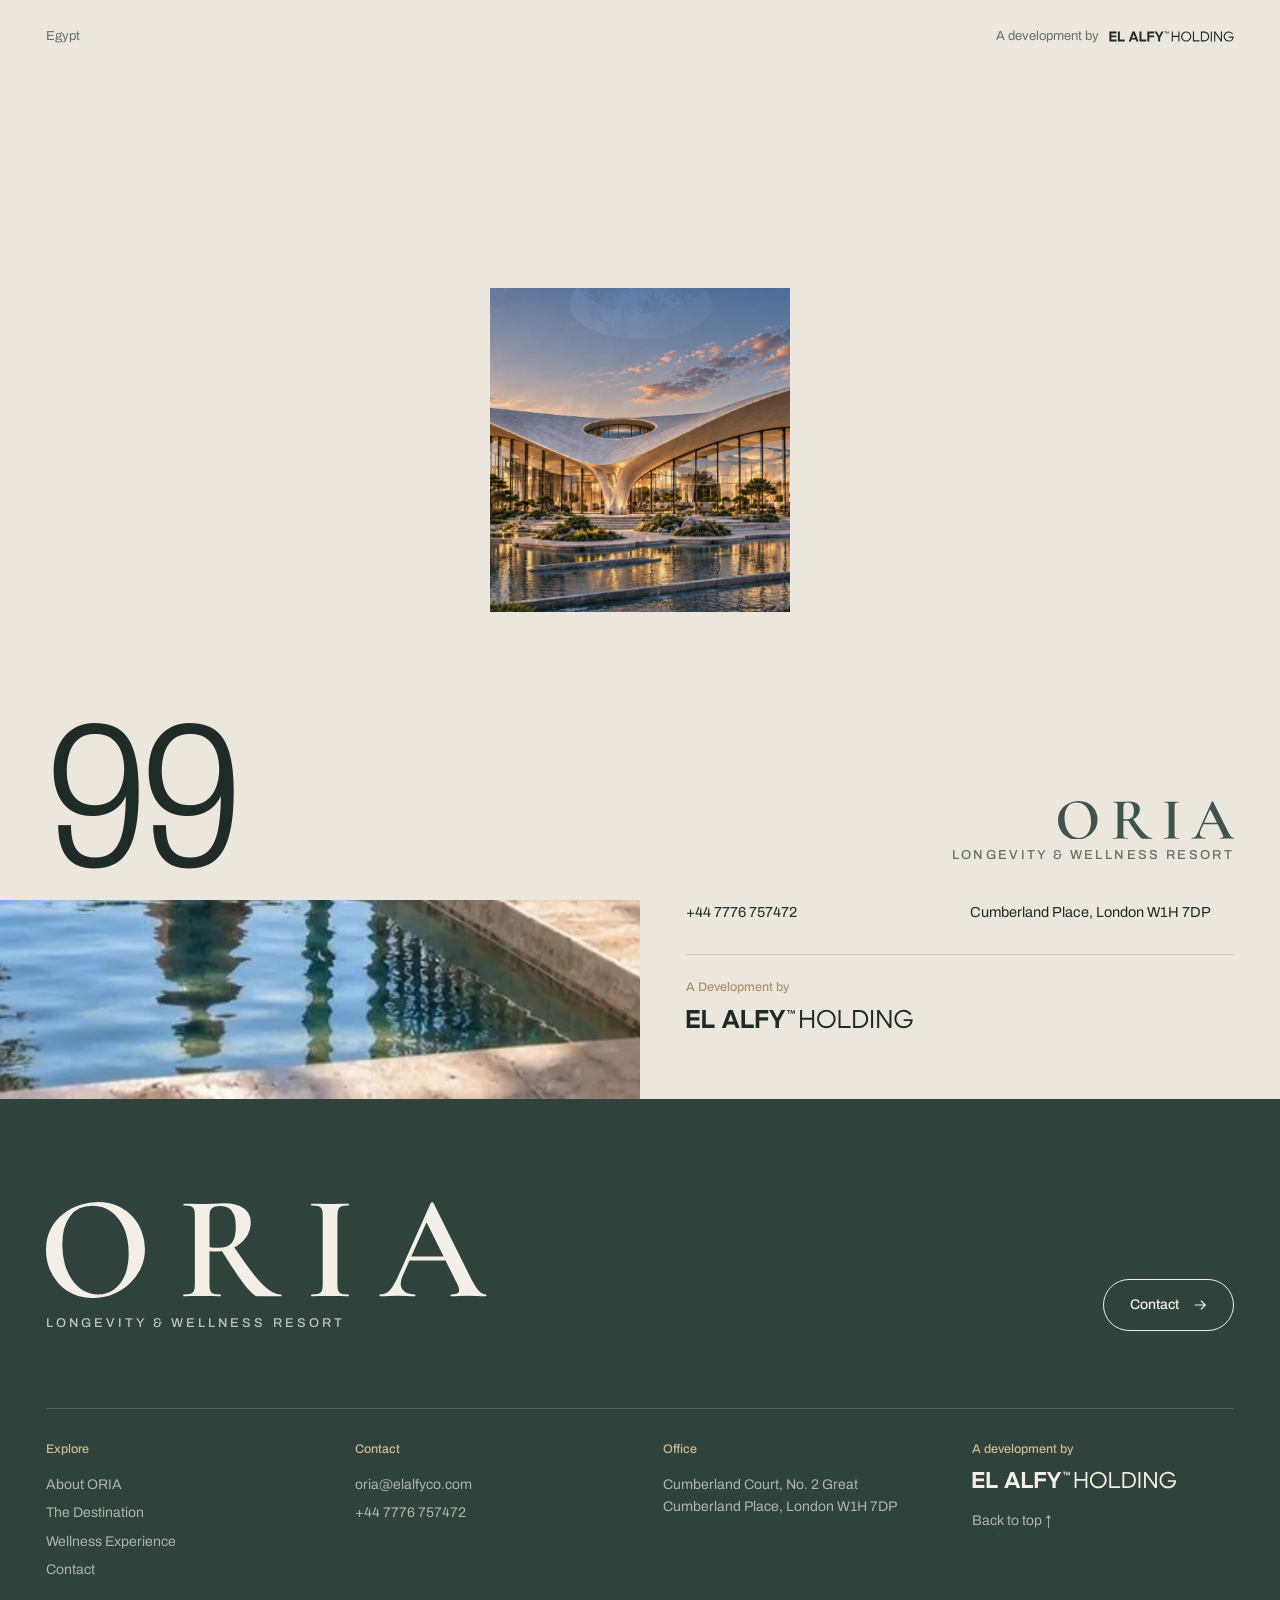
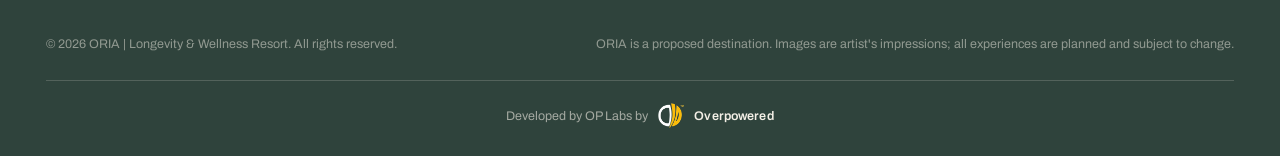
<file: contact.html>
<!DOCTYPE html>
<html lang="en">
<head>
<meta name="robots" content="noindex,nofollow,noarchive">
<meta charset="utf-8">
<meta name="viewport" content="width=device-width, initial-scale=1, viewport-fit=cover">
<script>(function(){var L="en";try{var q=(location.search.match(/[?&]lang=(ar|en)/)||[])[1];L=q||localStorage.getItem("oria-lang")||"en";if(q)localStorage.setItem("oria-lang",q);}catch(e){}window.ORIA_LANG=L;if(L==="ar"){document.documentElement.lang="ar";document.documentElement.dir="rtl";}})();</script>
<title>Contact — ORIA | Longevity &amp; Wellness Resort</title>
<meta name="description" content="ORIA | Longevity &amp; Wellness Resort — a proposed destination for thermal bathing, longevity and restorative living on Egypt's North Coast. A development by El Alfy Holding.">
<link rel="preconnect" href="https://fonts.googleapis.com">
<link rel="preconnect" href="https://fonts.gstatic.com" crossorigin>
<link href="https://fonts.googleapis.com/css2?family=Archivo:wdth,wght@62..125,100..900&family=IBM+Plex+Sans+Arabic:wght@200;300;400;500;600&display=swap" rel="stylesheet">
<link rel="stylesheet" href="style.css">
</head>
<body>
<svg width="0" height="0" style="position:absolute" aria-hidden="true"><defs><symbol id="lg-star" viewBox="158 54 1683 1325"><path fill="currentColor" fill-rule="evenodd" d="M1010.0,1348.8C1011.6,1337.1 1013.9,1322.8 1015.1,1317.0C1016.2,1311.2 1018.0,1302.5 1018.9,1297.5C1022.5,1279.6 1029.4,1254.7 1036.1,1235.5C1047.2,1203.8 1051.3,1193.7 1063.5,1168.4C1117.5,1056.7 1205.9,960.7 1319.7,890.3C1323.4,887.9 1330.5,883.5 1335.5,880.3C1354.4,868.4 1411.8,839.1 1449.8,822.0C1481.5,807.8 1540.3,788.2 1584.5,777.1C1606.2,771.6 1639.1,764.5 1649.5,763.0C1653.9,762.4 1660.9,761.0 1665.0,760.0C1669.1,759.0 1675.2,757.9 1678.5,757.5C1681.8,757.2 1690.8,755.8 1698.5,754.5C1706.2,753.2 1719.2,751.4 1727.5,750.6C1735.8,749.8 1745.0,748.6 1748.0,748.0C1751.0,747.4 1762.5,746.3 1773.5,745.5C1822.1,741.9 1834.0,740.4 1835.5,738.0C1836.6,736.2 1828.2,735.2 1800.0,733.5C1784.3,732.6 1771.2,731.6 1770.9,731.5C1770.6,731.3 1760.3,730.2 1748.0,729.0C1735.7,727.8 1723.5,726.5 1720.8,726.0C1718.1,725.4 1709.0,724.1 1700.7,723.1C1692.3,722.0 1682.1,720.4 1678.0,719.5C1673.9,718.6 1667.1,717.5 1663.0,716.9C1658.9,716.4 1650.3,714.8 1644.0,713.5C1637.7,712.1 1626.9,709.9 1620.0,708.5C1599.3,704.2 1580.5,699.6 1559.0,693.5C1485.5,672.6 1454.2,660.9 1392.0,630.8C1304.9,588.6 1214.9,522.3 1165.7,464.0C1158.5,455.5 1149.6,445.1 1146.0,441.0C1112.2,402.3 1071.0,331.4 1053.6,282.0C1051.7,276.8 1049.2,270.0 1048.0,267.0C1042.1,252.5 1030.6,213.9 1026.8,196.0C1026.3,193.5 1024.3,184.3 1022.5,175.5C1016.1,145.2 1011.2,109.4 1009.5,81.0C1008.6,66.6 1006.6,58.1 1004.4,60.2C1003.4,61.2 1001.9,72.1 1001.0,85.3C998.7,116.4 994.5,145.3 987.4,179.0C986.0,185.3 984.4,193.4 983.6,197.0C974.6,241.0 951.3,305.0 930.1,343.8C911.1,378.4 881.6,421.5 858.0,449.0C837.0,473.4 793.0,517.5 780.7,526.3C777.5,528.6 768.5,535.2 760.7,541.0C730.5,563.4 700.7,583.7 679.5,596.4C647.5,615.5 624.8,627.6 600.0,638.8C568.9,652.9 545.3,662.7 523.5,670.5C518.0,672.5 509.9,675.4 505.5,677.0C475.2,687.9 416.3,703.8 386.5,709.1C380.4,710.1 371.2,711.9 366.0,713.1C323.7,722.2 248.2,731.4 198.5,733.5C185.3,734.1 171.8,735.5 167.6,736.7C161.5,738.5 178.2,741.3 204.0,743.0C239.4,745.2 250.8,746.1 264.5,748.1C272.2,749.2 282.6,750.5 287.5,751.1C303.7,753.0 337.9,758.3 364.0,763.0C381.2,766.1 435.3,779.3 464.0,787.4C488.2,794.2 527.7,808.6 555.5,820.7C563.8,824.3 573.4,828.5 577.0,830.0C584.2,833.0 638.6,860.3 646.5,864.8C649.2,866.4 655.1,869.7 659.5,872.2C686.2,887.0 746.6,928.3 769.5,947.4C804.9,976.9 843.5,1015.7 871.4,1050.0C915.9,1104.6 958.2,1180.5 974.3,1234.5C983.0,1263.7 988.6,1284.7 990.4,1295.0C991.3,1299.7 993.1,1308.9 994.4,1315.5C995.8,1322.1 997.8,1334.5 999.0,1343.0C1002.3,1368.0 1004.1,1375.3 1006.1,1371.7C1006.6,1370.9 1008.4,1360.6 1010.0,1348.8ZM989.0,1020.0C981.0,1019.6 970.9,1018.7 966.5,1018.2C962.1,1017.6 954.7,1016.6 950.0,1016.0C939.8,1014.6 912.9,1008.7 907.4,1006.6C905.3,1005.8 901.5,1004.6 899.0,1004.0C894.9,1002.9 883.8,998.8 871.5,993.8C814.2,970.4 762.2,924.6 733.0,872.0C718.4,845.8 706.3,808.5 701.9,776.5C700.4,765.9 700.4,722.1 701.8,709.2C705.1,680.3 716.9,641.0 729.7,616.5C749.7,578.3 786.6,537.2 821.0,514.8C853.8,493.5 896.3,474.8 924.0,469.5C927.6,468.8 935.0,467.3 940.5,466.2C981.7,457.5 1038.2,458.1 1077.0,467.6C1111.1,475.9 1140.1,486.8 1166.5,501.3C1209.5,524.8 1244.1,559.2 1271.4,605.5C1278.6,617.6 1293.7,651.7 1295.9,660.8C1296.4,662.8 1297.8,668.1 1298.9,672.5C1301.7,682.9 1304.6,703.4 1306.1,724.1C1309.7,773.2 1298.7,826.0 1275.8,869.0C1238.2,939.6 1182.1,984.1 1100.5,1007.9C1079.1,1014.1 1024.9,1021.6 1007.0,1020.8C1005.1,1020.8 997.0,1020.4 989.0,1020.0Z"/></symbol><symbol id="lg-letters" viewBox="47 1411 1949 345"><path fill="currentColor" fill-rule="evenodd" d="M277.7,1750.6C283.6,1749.8 291.6,1748.8 295.5,1748.5C299.4,1748.1 304.3,1747.2 306.5,1746.4C308.7,1745.7 313.4,1744.4 317.0,1743.6C369.1,1731.4 415.7,1695.3 437.5,1650.5C450.9,1623.0 454.3,1601.7 451.0,1566.5C448.8,1543.0 435.0,1513.6 416.1,1492.2C384.8,1456.7 344.2,1435.3 292.9,1427.4C212.4,1415.0 138.0,1441.0 92.3,1497.5C57.1,1541.0 50.7,1606.8 76.8,1655.3C105.4,1708.3 159.9,1742.7 226.6,1749.5C234.8,1750.4 241.9,1751.2 242.5,1751.5C245.0,1752.4 268.0,1751.9 277.7,1750.6ZM748.1,1743.1L750.5,1741.2L750.8,1596.3C751.0,1461.7 751.1,1451.4 752.7,1450.2C755.3,1448.3 848.3,1448.5 860.6,1450.5C873.0,1452.5 886.5,1456.2 892.5,1459.3C915.9,1471.1 927.9,1492.1 926.7,1519.0C925.4,1551.1 907.3,1572.2 873.7,1581.0C863.7,1583.6 859.8,1584.1 840.4,1584.9C828.4,1585.4 817.1,1585.6 815.5,1585.3C811.9,1584.8 807.2,1586.4 806.4,1588.5C805.2,1591.5 807.2,1594.7 816.6,1605.0C828.2,1617.7 851.9,1645.0 865.5,1661.5C870.9,1668.1 882.2,1681.3 890.5,1690.9C912.6,1716.5 923.5,1729.4 928.6,1736.1C935.5,1745.1 935.0,1745.0 963.8,1745.0C987.1,1745.0 988.8,1744.9 990.4,1743.1C993.0,1740.2 991.7,1737.5 984.1,1729.5C980.4,1725.7 974.0,1718.5 969.9,1713.5C965.9,1708.5 958.7,1700.2 953.9,1695.0C949.2,1689.8 934.2,1672.5 920.5,1656.5C888.0,1618.4 879.8,1609.1 876.1,1605.6C874.4,1603.9 873.0,1601.8 873.0,1600.8C873.0,1598.8 872.2,1599.0 892.3,1595.5C939.4,1587.4 967.9,1564.7 975.0,1529.9C983.6,1487.9 958.6,1453.2 909.5,1439.0C885.0,1432.0 870.1,1431.0 782.2,1431.0C705.3,1431.0 705.4,1431.0 703.6,1435.7C703.2,1436.6 702.9,1505.4 702.9,1588.5L703.0,1739.5L706.0,1742.2L709.0,1745.0L727.4,1745.0C744.0,1745.0 746.0,1744.8 748.1,1743.1ZM1297.1,1743.6C1301.1,1741.9 1301.1,1742.7 1301.7,1589.6C1302.4,1432.6 1302.4,1435.5 1297.7,1433.2C1295.5,1432.1 1280.8,1431.4 1266.7,1431.8C1259.9,1432.0 1258.6,1432.3 1256.5,1434.5L1254.0,1436.9L1254.0,1588.0C1254.0,1693.0 1254.3,1739.7 1255.1,1741.1C1255.7,1742.2 1257.0,1743.4 1258.2,1743.9C1260.6,1744.8 1294.9,1744.5 1297.1,1743.6ZM1989.6,1742.8C1992.1,1740.3 1991.0,1737.8 1981.0,1724.0C1976.0,1717.1 1968.9,1707.2 1965.1,1702.0C1961.4,1696.8 1954.6,1687.3 1950.0,1681.0C1945.4,1674.7 1936.2,1661.6 1929.5,1652.0C1909.2,1622.6 1896.2,1604.3 1882.0,1585.0C1874.5,1574.8 1866.3,1563.6 1863.8,1560.0C1853.9,1545.8 1837.1,1521.6 1829.0,1509.9C1824.3,1503.2 1817.1,1493.1 1813.0,1487.6C1808.9,1482.0 1799.4,1469.0 1792.0,1458.6C1767.7,1424.4 1769.0,1424.6 1748.5,1453.0C1737.1,1468.8 1737.4,1468.3 1710.9,1504.0C1699.6,1519.1 1688.7,1534.0 1686.5,1537.0C1684.3,1540.0 1672.7,1555.8 1660.5,1572.0C1648.4,1588.3 1636.8,1604.0 1634.8,1607.0C1632.8,1610.0 1626.2,1618.6 1620.3,1626.0C1614.4,1633.5 1606.7,1643.6 1603.3,1648.5C1589.0,1669.0 1565.0,1701.6 1544.1,1728.9C1536.1,1739.3 1536.1,1739.1 1539.0,1742.0C1541.7,1744.7 1557.3,1744.9 1560.7,1742.2C1561.9,1741.3 1568.0,1733.5 1574.2,1725.0C1580.4,1716.5 1588.4,1705.5 1592.0,1700.6C1595.6,1695.7 1603.7,1684.9 1610.0,1676.6C1616.3,1668.3 1624.4,1657.5 1628.0,1652.5C1631.5,1647.5 1639.8,1636.1 1646.5,1627.0C1660.0,1608.8 1678.5,1583.3 1687.0,1571.5C1690.0,1567.3 1699.9,1553.8 1709.0,1541.6C1718.1,1529.4 1729.8,1513.6 1735.1,1506.4C1745.9,1492.0 1747.1,1490.7 1749.4,1491.6C1751.0,1492.2 1759.7,1503.9 1772.5,1522.5C1776.3,1528.0 1783.8,1538.4 1789.1,1545.6C1794.4,1552.8 1803.6,1565.8 1809.6,1574.6C1815.5,1583.3 1824.9,1596.8 1830.5,1604.5C1836.0,1612.2 1846.2,1626.6 1853.0,1636.5C1859.8,1646.4 1868.3,1658.5 1871.9,1663.5C1875.5,1668.5 1881.4,1676.8 1885.0,1682.0C1910.2,1718.1 1927.3,1741.2 1930.5,1743.2C1934.8,1745.8 1986.9,1745.5 1989.6,1742.8ZM230.0,1733.0C228.1,1732.6 221.4,1731.1 215.2,1729.6C177.5,1721.0 139.6,1690.5 122.0,1654.5C106.4,1622.7 102.8,1575.2 113.3,1541.5C126.4,1499.7 154.6,1468.9 194.6,1452.7C199.7,1450.7 204.2,1449.0 204.8,1449.0C205.3,1449.0 208.6,1448.1 212.1,1446.9C227.0,1442.2 264.5,1440.0 282.5,1442.9C304.6,1446.5 329.7,1457.0 347.5,1470.2C392.7,1503.7 412.0,1556.2 401.6,1617.5C396.2,1649.2 384.6,1671.4 362.3,1693.1C341.4,1713.4 320.7,1724.5 292.5,1730.6C281.8,1733.0 278.0,1733.3 257.0,1733.6C244.1,1733.7 231.9,1733.5 230.0,1733.0Z"/></symbol><symbol id="lg-full" viewBox="47 54 1949 1702"><path fill="currentColor" fill-rule="evenodd" d="M277.7,1750.6C283.6,1749.8 291.6,1748.8 295.5,1748.5C299.4,1748.1 304.3,1747.2 306.5,1746.4C308.7,1745.7 313.4,1744.4 317.0,1743.6C369.1,1731.4 415.7,1695.3 437.5,1650.5C450.9,1623.0 454.3,1601.7 451.0,1566.5C448.8,1543.0 435.0,1513.6 416.1,1492.2C384.8,1456.7 344.2,1435.3 292.9,1427.4C212.4,1415.0 138.0,1441.0 92.3,1497.5C57.1,1541.0 50.7,1606.8 76.8,1655.3C105.4,1708.3 159.9,1742.7 226.6,1749.5C234.8,1750.4 241.9,1751.2 242.5,1751.5C245.0,1752.4 268.0,1751.9 277.7,1750.6ZM748.1,1743.1L750.5,1741.2L750.8,1596.3C751.0,1461.7 751.1,1451.4 752.7,1450.2C755.3,1448.3 848.3,1448.5 860.6,1450.5C873.0,1452.5 886.5,1456.2 892.5,1459.3C915.9,1471.1 927.9,1492.1 926.7,1519.0C925.4,1551.1 907.3,1572.2 873.7,1581.0C863.7,1583.6 859.8,1584.1 840.4,1584.9C828.4,1585.4 817.1,1585.6 815.5,1585.3C811.9,1584.8 807.2,1586.4 806.4,1588.5C805.2,1591.5 807.2,1594.7 816.6,1605.0C828.2,1617.7 851.9,1645.0 865.5,1661.5C870.9,1668.1 882.2,1681.3 890.5,1690.9C912.6,1716.5 923.5,1729.4 928.6,1736.1C935.5,1745.1 935.0,1745.0 963.8,1745.0C987.1,1745.0 988.8,1744.9 990.4,1743.1C993.0,1740.2 991.7,1737.5 984.1,1729.5C980.4,1725.7 974.0,1718.5 969.9,1713.5C965.9,1708.5 958.7,1700.2 953.9,1695.0C949.2,1689.8 934.2,1672.5 920.5,1656.5C888.0,1618.4 879.8,1609.1 876.1,1605.6C874.4,1603.9 873.0,1601.8 873.0,1600.8C873.0,1598.8 872.2,1599.0 892.3,1595.5C939.4,1587.4 967.9,1564.7 975.0,1529.9C983.6,1487.9 958.6,1453.2 909.5,1439.0C885.0,1432.0 870.1,1431.0 782.2,1431.0C705.3,1431.0 705.4,1431.0 703.6,1435.7C703.2,1436.6 702.9,1505.4 702.9,1588.5L703.0,1739.5L706.0,1742.2L709.0,1745.0L727.4,1745.0C744.0,1745.0 746.0,1744.8 748.1,1743.1ZM1297.1,1743.6C1301.1,1741.9 1301.1,1742.7 1301.7,1589.6C1302.4,1432.6 1302.4,1435.5 1297.7,1433.2C1295.5,1432.1 1280.8,1431.4 1266.7,1431.8C1259.9,1432.0 1258.6,1432.3 1256.5,1434.5L1254.0,1436.9L1254.0,1588.0C1254.0,1693.0 1254.3,1739.7 1255.1,1741.1C1255.7,1742.2 1257.0,1743.4 1258.2,1743.9C1260.6,1744.8 1294.9,1744.5 1297.1,1743.6ZM1989.6,1742.8C1992.1,1740.3 1991.0,1737.8 1981.0,1724.0C1976.0,1717.1 1968.9,1707.2 1965.1,1702.0C1961.4,1696.8 1954.6,1687.3 1950.0,1681.0C1945.4,1674.7 1936.2,1661.6 1929.5,1652.0C1909.2,1622.6 1896.2,1604.3 1882.0,1585.0C1874.5,1574.8 1866.3,1563.6 1863.8,1560.0C1853.9,1545.8 1837.1,1521.6 1829.0,1509.9C1824.3,1503.2 1817.1,1493.1 1813.0,1487.6C1808.9,1482.0 1799.4,1469.0 1792.0,1458.6C1767.7,1424.4 1769.0,1424.6 1748.5,1453.0C1737.1,1468.8 1737.4,1468.3 1710.9,1504.0C1699.6,1519.1 1688.7,1534.0 1686.5,1537.0C1684.3,1540.0 1672.7,1555.8 1660.5,1572.0C1648.4,1588.3 1636.8,1604.0 1634.8,1607.0C1632.8,1610.0 1626.2,1618.6 1620.3,1626.0C1614.4,1633.5 1606.7,1643.6 1603.3,1648.5C1589.0,1669.0 1565.0,1701.6 1544.1,1728.9C1536.1,1739.3 1536.1,1739.1 1539.0,1742.0C1541.7,1744.7 1557.3,1744.9 1560.7,1742.2C1561.9,1741.3 1568.0,1733.5 1574.2,1725.0C1580.4,1716.5 1588.4,1705.5 1592.0,1700.6C1595.6,1695.7 1603.7,1684.9 1610.0,1676.6C1616.3,1668.3 1624.4,1657.5 1628.0,1652.5C1631.5,1647.5 1639.8,1636.1 1646.5,1627.0C1660.0,1608.8 1678.5,1583.3 1687.0,1571.5C1690.0,1567.3 1699.9,1553.8 1709.0,1541.6C1718.1,1529.4 1729.8,1513.6 1735.1,1506.4C1745.9,1492.0 1747.1,1490.7 1749.4,1491.6C1751.0,1492.2 1759.7,1503.9 1772.5,1522.5C1776.3,1528.0 1783.8,1538.4 1789.1,1545.6C1794.4,1552.8 1803.6,1565.8 1809.6,1574.6C1815.5,1583.3 1824.9,1596.8 1830.5,1604.5C1836.0,1612.2 1846.2,1626.6 1853.0,1636.5C1859.8,1646.4 1868.3,1658.5 1871.9,1663.5C1875.5,1668.5 1881.4,1676.8 1885.0,1682.0C1910.2,1718.1 1927.3,1741.2 1930.5,1743.2C1934.8,1745.8 1986.9,1745.5 1989.6,1742.8ZM230.0,1733.0C228.1,1732.6 221.4,1731.1 215.2,1729.6C177.5,1721.0 139.6,1690.5 122.0,1654.5C106.4,1622.7 102.8,1575.2 113.3,1541.5C126.4,1499.7 154.6,1468.9 194.6,1452.7C199.7,1450.7 204.2,1449.0 204.8,1449.0C205.3,1449.0 208.6,1448.1 212.1,1446.9C227.0,1442.2 264.5,1440.0 282.5,1442.9C304.6,1446.5 329.7,1457.0 347.5,1470.2C392.7,1503.7 412.0,1556.2 401.6,1617.5C396.2,1649.2 384.6,1671.4 362.3,1693.1C341.4,1713.4 320.7,1724.5 292.5,1730.6C281.8,1733.0 278.0,1733.3 257.0,1733.6C244.1,1733.7 231.9,1733.5 230.0,1733.0ZM1010.0,1348.8C1011.6,1337.1 1013.9,1322.8 1015.1,1317.0C1016.2,1311.2 1018.0,1302.5 1018.9,1297.5C1022.5,1279.6 1029.4,1254.7 1036.1,1235.5C1047.2,1203.8 1051.3,1193.7 1063.5,1168.4C1117.5,1056.7 1205.9,960.7 1319.7,890.3C1323.4,887.9 1330.5,883.5 1335.5,880.3C1354.4,868.4 1411.8,839.1 1449.8,822.0C1481.5,807.8 1540.3,788.2 1584.5,777.1C1606.2,771.6 1639.1,764.5 1649.5,763.0C1653.9,762.4 1660.9,761.0 1665.0,760.0C1669.1,759.0 1675.2,757.9 1678.5,757.5C1681.8,757.2 1690.8,755.8 1698.5,754.5C1706.2,753.2 1719.2,751.4 1727.5,750.6C1735.8,749.8 1745.0,748.6 1748.0,748.0C1751.0,747.4 1762.5,746.3 1773.5,745.5C1822.1,741.9 1834.0,740.4 1835.5,738.0C1836.6,736.2 1828.2,735.2 1800.0,733.5C1784.3,732.6 1771.2,731.6 1770.9,731.5C1770.6,731.3 1760.3,730.2 1748.0,729.0C1735.7,727.8 1723.5,726.5 1720.8,726.0C1718.1,725.4 1709.0,724.1 1700.7,723.1C1692.3,722.0 1682.1,720.4 1678.0,719.5C1673.9,718.6 1667.1,717.5 1663.0,716.9C1658.9,716.4 1650.3,714.8 1644.0,713.5C1637.7,712.1 1626.9,709.9 1620.0,708.5C1599.3,704.2 1580.5,699.6 1559.0,693.5C1485.5,672.6 1454.2,660.9 1392.0,630.8C1304.9,588.6 1214.9,522.3 1165.7,464.0C1158.5,455.5 1149.6,445.1 1146.0,441.0C1112.2,402.3 1071.0,331.4 1053.6,282.0C1051.7,276.8 1049.2,270.0 1048.0,267.0C1042.1,252.5 1030.6,213.9 1026.8,196.0C1026.3,193.5 1024.3,184.3 1022.5,175.5C1016.1,145.2 1011.2,109.4 1009.5,81.0C1008.6,66.6 1006.6,58.1 1004.4,60.2C1003.4,61.2 1001.9,72.1 1001.0,85.3C998.7,116.4 994.5,145.3 987.4,179.0C986.0,185.3 984.4,193.4 983.6,197.0C974.6,241.0 951.3,305.0 930.1,343.8C911.1,378.4 881.6,421.5 858.0,449.0C837.0,473.4 793.0,517.5 780.7,526.3C777.5,528.6 768.5,535.2 760.7,541.0C730.5,563.4 700.7,583.7 679.5,596.4C647.5,615.5 624.8,627.6 600.0,638.8C568.9,652.9 545.3,662.7 523.5,670.5C518.0,672.5 509.9,675.4 505.5,677.0C475.2,687.9 416.3,703.8 386.5,709.1C380.4,710.1 371.2,711.9 366.0,713.1C323.7,722.2 248.2,731.4 198.5,733.5C185.3,734.1 171.8,735.5 167.6,736.7C161.5,738.5 178.2,741.3 204.0,743.0C239.4,745.2 250.8,746.1 264.5,748.1C272.2,749.2 282.6,750.5 287.5,751.1C303.7,753.0 337.9,758.3 364.0,763.0C381.2,766.1 435.3,779.3 464.0,787.4C488.2,794.2 527.7,808.6 555.5,820.7C563.8,824.3 573.4,828.5 577.0,830.0C584.2,833.0 638.6,860.3 646.5,864.8C649.2,866.4 655.1,869.7 659.5,872.2C686.2,887.0 746.6,928.3 769.5,947.4C804.9,976.9 843.5,1015.7 871.4,1050.0C915.9,1104.6 958.2,1180.5 974.3,1234.5C983.0,1263.7 988.6,1284.7 990.4,1295.0C991.3,1299.7 993.1,1308.9 994.4,1315.5C995.8,1322.1 997.8,1334.5 999.0,1343.0C1002.3,1368.0 1004.1,1375.3 1006.1,1371.7C1006.6,1370.9 1008.4,1360.6 1010.0,1348.8ZM989.0,1020.0C981.0,1019.6 970.9,1018.7 966.5,1018.2C962.1,1017.6 954.7,1016.6 950.0,1016.0C939.8,1014.6 912.9,1008.7 907.4,1006.6C905.3,1005.8 901.5,1004.6 899.0,1004.0C894.9,1002.9 883.8,998.8 871.5,993.8C814.2,970.4 762.2,924.6 733.0,872.0C718.4,845.8 706.3,808.5 701.9,776.5C700.4,765.9 700.4,722.1 701.8,709.2C705.1,680.3 716.9,641.0 729.7,616.5C749.7,578.3 786.6,537.2 821.0,514.8C853.8,493.5 896.3,474.8 924.0,469.5C927.6,468.8 935.0,467.3 940.5,466.2C981.7,457.5 1038.2,458.1 1077.0,467.6C1111.1,475.9 1140.1,486.8 1166.5,501.3C1209.5,524.8 1244.1,559.2 1271.4,605.5C1278.6,617.6 1293.7,651.7 1295.9,660.8C1296.4,662.8 1297.8,668.1 1298.9,672.5C1301.7,682.9 1304.6,703.4 1306.1,724.1C1309.7,773.2 1298.7,826.0 1275.8,869.0C1238.2,939.6 1182.1,984.1 1100.5,1007.9C1079.1,1014.1 1024.9,1021.6 1007.0,1020.8C1005.1,1020.8 997.0,1020.4 989.0,1020.0Z"/></symbol>
<g>
<g id="eag-0-0">
<path d="M 81.671875 -18.453125 L 28.59375 -18.453125 L 28.59375 -41.4375 L 79.40625 -41.4375 L 79.40625 -59.4375 L 28.59375 -59.4375 L 28.59375 -81.0625 L 80.921875 -81.0625 L 80.921875 -99.515625 L 8.625 -99.515625 L 8.625 0 L 81.671875 0 Z M 81.671875 -18.453125 "/>
</g>
<g id="eag-0-1">
<path d="M 77.890625 -18.75 L 28.59375 -18.75 L 28.59375 -99.515625 L 8.625 -99.515625 L 8.625 0 L 77.890625 0 Z M 77.890625 -18.75 "/>
</g>
<g id="eag-0-2">
</g>
<g id="eag-0-3">
<path d="M 0.609375 0 L 22.390625 0 L 29.640625 -18.609375 L 71.390625 -18.609375 L 78.65625 0 L 100.4375 0 L 61.859375 -99.515625 L 39.171875 -99.515625 Z M 50.359375 -75.78125 L 50.671875 -75.78125 L 65.03125 -35.546875 L 36.15625 -35.546875 Z M 50.359375 -75.78125 "/>
</g>
<g id="eag-0-4">
<path d="M 28.59375 -41.4375 L 77.890625 -41.4375 L 77.890625 -59.4375 L 28.59375 -59.4375 L 28.59375 -81.0625 L 79.25 -81.0625 L 79.25 -99.515625 L 8.625 -99.515625 L 8.625 0 L 28.59375 0 Z M 28.59375 -41.4375 "/>
</g>
<g id="eag-0-5">
<path d="M 36.453125 0 L 56.421875 0 L 56.421875 -37.0625 L 91.953125 -99.515625 L 70.1875 -99.515625 L 46.4375 -55.8125 L 22.6875 -99.515625 L 1.0625 -99.515625 L 36.453125 -37.0625 Z M 36.453125 0 "/>
</g>
<g id="eag-1-0">
<path d="M 17.96875 -21.65625 L 0.453125 -21.65625 L 0.453125 -17.578125 L 7.046875 -17.578125 L 7.046875 0 L 11.390625 0 L 11.390625 -17.578125 L 17.96875 -17.578125 Z M 17.96875 -21.65625 "/>
</g>
<g id="eag-1-1">
<path d="M 1.609375 0 L 6.03125 0 L 6.6875 -7.375 L 7.078125 -14.953125 L 12.21875 -0.625 L 16.265625 -0.625 L 21.328125 -14.90625 L 21.40625 -14.71875 L 21.796875 -7.375 L 22.453125 0 L 26.859375 0 L 24.921875 -21.65625 L 20.1875 -21.65625 L 14.25 -6.453125 L 14.1875 -6.453125 L 8.265625 -21.65625 L 3.5625 -21.65625 Z M 1.609375 0 "/>
</g>
<g id="eag-2-0">
<path d="M 11.34375 0 L 22.6875 0 L 22.6875 -45.828125 L 78.796875 -45.828125 L 78.796875 0 L 90.140625 0 L 90.140625 -99.515625 L 78.796875 -99.515625 L 78.796875 -56.5625 L 22.6875 -56.5625 L 22.6875 -99.515625 L 11.34375 -99.515625 Z M 11.34375 0 "/>
</g>
<g id="eag-2-1">
<path d="M 5.4375 -49.609375 C 5.4375 -21.171875 28.890625 2.125 57.46875 2.125 C 86.0625 2.125 109.5 -21.171875 109.5 -49.609375 C 109.5 -78.34375 86.0625 -101.640625 57.46875 -101.640625 C 28.890625 -101.640625 5.4375 -78.34375 5.4375 -49.609375 Z M 16.78125 -49.609375 C 16.78125 -72.140625 35.09375 -90.296875 57.46875 -90.296875 C 79.703125 -90.296875 98.015625 -72.140625 98.015625 -49.609375 C 98.015625 -27.375 79.703125 -9.21875 57.46875 -9.21875 C 35.09375 -9.21875 16.78125 -27.375 16.78125 -49.609375 Z M 16.78125 -49.609375 "/>
</g>
<g id="eag-2-2">
<path d="M 78.796875 -10.734375 L 22.6875 -10.734375 L 22.6875 -99.515625 L 11.34375 -99.515625 L 11.34375 0 L 78.796875 0 Z M 78.796875 -10.734375 "/>
</g>
<g id="eag-2-3">
<path d="M 45.828125 -88.78125 C 69.875 -88.78125 84.09375 -70.9375 84.09375 -49.765625 C 84.09375 -28.59375 69.875 -10.734375 45.828125 -10.734375 L 22.6875 -10.734375 L 22.6875 -88.78125 Z M 45.828125 0 C 76.078125 0 95.59375 -22.390625 95.59375 -49.765625 C 95.59375 -77.140625 76.078125 -99.515625 45.828125 -99.515625 L 11.34375 -99.515625 L 11.34375 0 Z M 45.828125 0 "/>
</g>
<g id="eag-2-4">
<path d="M 22.6875 -99.515625 L 11.34375 -99.515625 L 11.34375 0 L 22.6875 0 Z M 22.6875 -99.515625 "/>
</g>
<g id="eag-2-5">
<path d="M 11.34375 0 L 22.6875 0 L 22.6875 -81.671875 L 79.40625 0 L 91.5 0 L 91.5 -99.515625 L 80.15625 -99.515625 L 80.15625 -18 L 23.4375 -99.515625 L 11.34375 -99.515625 Z M 11.34375 0 "/>
</g>
<g id="eag-2-6">
<path d="M 107.6875 -49 L 57.328125 -49 L 57.328125 -38.265625 L 95.59375 -38.265625 C 92.5625 -18.296875 76.53125 -9.21875 57.328125 -9.21875 C 34.9375 -9.21875 16.640625 -27.375 16.640625 -49.609375 C 16.640625 -72.140625 34.9375 -90.296875 57.328125 -90.296875 C 71.6875 -90.296875 84.25 -82.734375 91.5 -71.390625 L 101.03125 -77.59375 C 91.8125 -92.109375 75.625 -101.640625 57.328125 -101.640625 C 28.734375 -101.640625 5.296875 -78.34375 5.296875 -49.609375 C 5.296875 -21.171875 28.734375 2.125 57.328125 2.125 C 88.03125 2.125 106.9375 -17.390625 107.6875 -45.21875 Z M 107.6875 -49 "/>
</g>
</g>
<symbol id="ea-logo" viewBox="94 97 1274 112">
<g fill="currentColor" fill-opacity="1">
<use href="#eag-0-0" x="89.3237" y="202.7886"/>
<use href="#eag-0-1" x="176.145103" y="202.7886"/>
<use href="#eag-0-2" x="256.15995" y="202.7886"/>
<use href="#eag-0-3" x="293.97415" y="202.7886"/>
<use href="#eag-0-1" x="395.769977" y="202.7886"/>
<use href="#eag-0-4" x="475.784824" y="202.7886"/>
<use href="#eag-0-5" x="558.21978" y="202.7886"/>
</g>
<g fill="currentColor" fill-opacity="1">
<use href="#eag-1-0" x="659.1021" y="123.6934"/>
<use href="#eag-1-1" x="677.244546" y="123.6934"/>
</g>
<g fill="currentColor" fill-opacity="1">
<use href="#eag-2-0" x="721.4502" y="202.7891"/>
<use href="#eag-2-1" x="822.489742" y="202.7891"/>
<use href="#eag-2-2" x="936.839883" y="202.7891"/>
</g>
<g fill="currentColor" fill-opacity="1">
<use href="#eag-2-3" x="1018.518555" y="202.7891"/>
<use href="#eag-2-4" x="1118.95307" y="202.7891"/>
</g>
<g fill="currentColor" fill-opacity="1">
<use href="#eag-2-5" x="1153.137107" y="202.7891"/>
<use href="#eag-2-6" x="1255.689218" y="202.7891"/>
</g>
</symbol><symbol id="lg-word" viewBox="49 -636 2974 648"><path fill="currentColor" d="M366 12Q294 12 235.5 -13.5Q177 -39 135.5 -84.0Q94 -129 71.5 -187.5Q49 -246 49 -312Q49 -393 80.5 -454.0Q112 -515 164.0 -555.5Q216 -596 278.0 -616.0Q340 -636 401 -636Q475 -636 533.5 -609.5Q592 -583 633.0 -538.0Q674 -493 695.5 -436.0Q717 -379 717 -319Q717 -249 689.0 -189.0Q661 -129 612.5 -84.0Q564 -39 500.5 -13.5Q437 12 366 12ZM399.66009521484375 -11.89984130859375Q458.74053955078125 -11.89984130859375 505.6009521484375 -44.009857177734375Q552.4613647460938 -76.119873046875 579.7216186523438 -138.44992065429688Q606.9818725585938 -200.77996826171875 606.9818725585938 -290.22003173828125Q606.9818725585938 -382.880126953125 577.1116027832031 -454.9901428222656Q547.2413330078125 -527.1001586914062 492.160888671875 -568.6001586914062Q437.0804443359375 -610.1001586914062 360.5599365234375 -610.1001586914062Q264.05914306640625 -610.1001586914062 211.53863525390625 -540.4400634765625Q159.01812744140625 -470.77996826171875 159.01812744140625 -348.33990478515625Q159.01812744140625 -276.0 176.78823852539062 -214.5Q194.558349609375 -153.0 226.818603515625 -107.27996826171875Q259.078857421875 -61.5599365234375 303.1092224121094 -36.729888916015625Q347.13958740234375 -11.89984130859375 399.66009521484375 -11.89984130859375ZM1472.6009521484375 0.0Q1457.160888671875 0.0 1422.4507141113281 -37.830047607421875Q1387.7405395507812 -75.66009521484375 1338.9802856445312 -146.99014282226562Q1290.2200317382812 -218.3201904296875 1229.23974609375 -317.3201904296875L1311.558349609375 -342.45977783203125Q1392.8785400390625 -221.45977783203125 1450.1486511230469 -148.78982543945312Q1507.4187622070312 -76.119873046875 1551.8588256835938 -44.0599365234375Q1596.2988891601562 -12.0 1636.958984375 -12.0Q1639.1790161132812 -12.0 1639.1790161132812 -6.0Q1639.1790161132812 0.0 1636.958984375 0.0Q1572.4597778320312 0.0 1531.8702697753906 0.0Q1491.28076171875 0.0 1472.6009521484375 0.0ZM1247.4794921875 -628.0Q1336.1790161132812 -628.0 1383.69873046875 -593.7298889160156Q1431.2184448242188 -559.4597778320312 1431.2184448242188 -499.6798095703125Q1431.2184448242188 -442.0 1398.6585083007812 -397.0500793457031Q1366.0985717773438 -352.10015869140625 1314.5985717773438 -327.10015869140625Q1263.0985717773438 -302.10015869140625 1204.9984130859375 -302.10015869140625Q1192.0985717773438 -302.10015869140625 1178.1486511230469 -302.3201904296875Q1164.19873046875 -302.54022216796875 1152.6387939453125 -303.54022216796875V-81.0Q1152.6387939453125 -52.0 1157.8588256835938 -37.0Q1163.078857421875 -22.0 1179.0690002441406 -17.0Q1195.0591430664062 -12.0 1227.599365234375 -12.0Q1229.8193969726562 -12.0 1229.8193969726562 -6.0Q1229.8193969726562 0.0 1227.599365234375 0.0Q1202.0394287109375 0.0 1170.8095397949219 -1.0Q1139.5796508789062 -2.0 1102.23974609375 -2.0Q1067.119873046875 -2.0 1035.1699523925781 -1.0Q1003.2200317382812 0.0 977.6600952148438 0.0Q974.880126953125 0.0 974.880126953125 -6.0Q974.880126953125 -12.0 977.6600952148438 -12.0Q1010.2003173828125 -12.0 1026.1904602050781 -17.0Q1042.1806030273438 -22.0 1048.0106506347656 -37.0Q1053.8406982421875 -52.0 1053.8406982421875 -81.0V-544.0Q1053.8406982421875 -573.0 1048.5106506347656 -587.5Q1043.1806030273438 -602.0 1027.3004760742188 -607.5Q1011.4203491210938 -613.0 978.880126953125 -613.0Q976.6600952148438 -613.0 976.6600952148438 -619.0Q976.6600952148438 -625.0 978.880126953125 -625.0Q1004.2200317382812 -625.0 1035.6699523925781 -623.5Q1067.119873046875 -622.0 1102.23974609375 -622.0Q1134.7996826171875 -622.0 1174.6297302246094 -625.0Q1214.4597778320312 -628.0 1247.4794921875 -628.0ZM1329.9802856445312 -464.10015869140625Q1329.9802856445312 -522.0 1316.7701110839844 -553.2200317382812Q1303.5599365234375 -584.4400634765625 1280.0295715332031 -596.6001586914062Q1256.4992065429688 -608.76025390625 1225.318603515625 -608.76025390625Q1186.19873046875 -608.76025390625 1169.4187622070312 -594.2003173828125Q1152.6387939453125 -579.640380859375 1152.6387939453125 -542.0V-330.4400634765625Q1166.6387939453125 -328.66009521484375 1182.7488098144531 -327.66009521484375Q1198.8588256835938 -326.66009521484375 1211.078857421875 -326.66009521484375Q1276.0197143554688 -326.66009521484375 1303.0 -359.9302062988281Q1329.9802856445312 -393.2003173828125 1329.9802856445312 -464.10015869140625ZM2016.2988891601562 -81.0Q2016.2988891601562 -52.0 2021.5189208984375 -37.0Q2026.7389526367188 -22.0 2042.7290954589844 -17.0Q2058.71923828125 -12.0 2091.2594604492188 -12.0Q2094.0394287109375 -12.0 2094.0394287109375 -6.0Q2094.0394287109375 0.0 2091.2594604492188 0.0Q2065.4995320638022 0.0 2034.3729519314238 -1.0Q2003.2463717990452 -2.0 1965.6798095703125 -2.0Q1930.0171592975485 -2.0 1898.1369113264413 -1.0Q1866.256663355334 0.0 1840.3201904296875 0.0Q1838.1001586914062 0.0 1838.1001586914062 -6.0Q1838.1001586914062 -12.0 1840.632177734375 -12.0Q1872.7044189453125 -12.0 1889.1625427246095 -17.0Q1905.6206665039062 -22.0 1911.3406982421875 -37.0Q1917.0607299804688 -52.0 1917.0607299804688 -81.0V-544.0Q1917.0607299804688 -573.0 1911.518357679579 -587.5Q1905.9759853786893 -602.0 1889.34886847602 -607.5Q1872.7217515733507 -613.0 1840.3201904296875 -613.0Q1838.1001586914062 -613.0 1838.1001586914062 -619.0Q1838.1001586914062 -625.0 1840.3201904296875 -625.0Q1866.256663355334 -625.0 1898.1369113264413 -623.5Q1930.0171592975485 -622.0 1965.6798095703125 -622.0Q2003.2463717990452 -622.0 2034.9096171061196 -623.5Q2066.5728624131943 -625.0 2091.2594604492188 -625.0Q2094.0394287109375 -625.0 2094.0394287109375 -619.0Q2094.0394287109375 -613.0 2091.2594604492188 -613.0Q2059.253823269619 -613.0 2043.251004679819 -607.0Q2027.2481860900193 -601.0 2021.7735376250878 -586.0Q2016.2988891601562 -571.0 2016.2988891601562 -542.0ZM2483.3809204101562 -241.7618408203125 2497.0607299804688 -267.5615234375H2778.6798095703125L2785.6798095703125 -241.7618408203125ZM3017.9392700195312 -12.0Q3022.71923828125 -12.0 3022.71923828125 -6.0Q3022.71923828125 0.0 3017.9392700195312 0.0Q2988.3793334960938 0.0 2956.5394287109375 -2.0Q2924.6995239257812 -4.0 2895.359619140625 -4.0Q2862.0197143554688 -4.0 2837.569793701172 -2.0Q2813.119873046875 0.0 2783.0 0Q2779.0 0 2779.0 -6.0Q2779.0 -12 2783.0 -12Q2827.3004760742188 -12.0 2835.5607299804688 -28.169952392578125Q2843.8209838867188 -44.33990478515625 2820.1411743164062 -91.7996826171875L2612.0804443359375 -511.50238037109375L2654.4794921875 -582.3201904296875L2456.7996826171875 -137.81939697265625Q2430.23974609375 -77.599365234375 2455.1395874023438 -44.7996826171875Q2480.0394287109375 -12.0 2538.6798095703125 -12.0Q2543.6798095703125 -12.0 2543.6798095703125 -6.0Q2543.6798095703125 0.0 2538.6798095703125 0.0Q2508.6798095703125 0.0 2483.6798095703125 -2.0Q2458.6798095703125 -4.0 2420.6798095703125 -4.0Q2382.5599365234375 -4.0 2359.5 -2.0Q2336.4400634765625 0.0 2303.3201904296875 0.0Q2299.3201904296875 0.0 2299.3201904296875 -6.0Q2299.3201904296875 -12.0 2303.3201904296875 -12.0Q2330.3201904296875 -12.0 2349.930206298828 -23.169952392578125Q2369.5402221679688 -34.33990478515625 2388.6001586914062 -63.849761962890625Q2407.6600952148438 -93.359619140625 2431.5599365234375 -147.599365234375L2646.7996826171875 -630.3201904296875Q2648.0197143554688 -633.3201904296875 2655.2496032714844 -633.7101745605469Q2662.4794921875 -634.1001586914062 2663.4794921875 -630.3201904296875L2909.5189208984375 -137.0Q2933.2988891601562 -89.33990478515625 2950.908905029297 -61.83990478515625Q2968.5189208984375 -34.33990478515625 2984.5690002441406 -23.169952392578125Q3000.6190795898438 -12.0 3017.9392700195312 -12.0Z"/></symbol></defs></svg>

<div class="pre" id="pre" aria-hidden="true">
  <div class="ptop"><span>Egypt</span><span class="pdev">A development by <svg class="ea-pre" viewBox="94 97 1274 112" role="img" aria-label="El Alfy Holding"><use href="#ea-logo" x="94" y="97" width="1274" height="112"/></svg></span></div>
  <div class="frame" id="pframe"><img data-img="n_close" alt=""><img data-img="n_stillw" alt=""><img data-img="n_hammam" alt=""><img data-img="n_cover" alt=""></div>
  <div class="pnum" id="pnum">0</div>
  <div class="pword"><svg class="lg-pre" viewBox="49 -636 2974 648" role="img" aria-label="ORIA"><use href="#lg-word" x="49" y="-636" width="2974" height="648"/></svg><p>Longevity &amp; Wellness Resort</p></div>
</div>
<div class="curtain" id="curtain" aria-hidden="true"><div class="in"><svg class="lg-cur" viewBox="49 -636 2974 648" role="img" aria-label="ORIA"><use href="#lg-word" x="49" y="-636" width="2974" height="648"/></svg><span class="lg-sub lg-sub-c">Longevity &amp; Wellness Resort</span><p id="curtainTxt"></p></div></div>
<div class="cur" id="cur" aria-hidden="true"><div class="cur-ring"></div><div class="cur-dot"></div><div class="cur-lab"><span><svg viewBox="0 0 10 10"><path d="M6.5 1.5 3 5l3.5 3.5"/></svg><b id="curTxt" style="font-weight:500">Drag</b><svg viewBox="0 0 10 10"><path d="M3.5 1.5 7 5 3.5 8.5"/></svg></span></div></div>

<header class="hdr light" id="hdr">
  <a class="logo" href="index.html" aria-label="ORIA | Longevity &amp; Wellness Resort — home"><svg class="lg-w" viewBox="49 -636 2974 648" aria-hidden="true"><use href="#lg-word" x="49" y="-636" width="2974" height="648"/></svg><span class="lg-sub">Longevity &amp; Wellness Resort</span></a>
  <nav aria-label="Primary">
    <a href="about.html" data-nav="about">About ORIA</a>
    <a href="destination.html" data-nav="destination">The Destination</a>
    <a href="wellness.html" data-nav="wellness">Wellness Experience</a>
  </nav>
  <div class="rt">
    <button class="lang" type="button" data-lang-toggle data-notr></button>
    <a class="btn" href="contact.html"><span class="roll"><span data-t="Contact">Contact</span></span></a>
    <button class="mbtn" id="mbtn" aria-expanded="false" aria-controls="menu"><span class="roll"><span data-t="Menu" id="mtxt">Menu</span></span><span class="bars" aria-hidden="true"><i></i><i></i></span></button>
  </div>
</header>

<div class="menu" id="menu" aria-hidden="true">
  <nav aria-label="Menu">
    <a href="index.html" data-mi="n_cover"><small>01</small><span class="roll"><span data-t="Home">Home</span></span></a>
    <a href="about.html" data-mi="n_stillw"><small>02</small><span class="roll"><span data-t="About ORIA">About ORIA</span></span></a>
    <a href="destination.html" data-mi="n_mp"><small>03</small><span class="roll"><span data-t="The Destination">The Destination</span></span></a>
    <a href="wellness.html" data-mi="n_thermae"><small>04</small><span class="roll"><span data-t="Wellness Experience">Wellness Experience</span></span></a>
    <a href="contact.html" data-mi="n_invite"><small>05</small><span class="roll"><span data-t="Contact">Contact</span></span></a>
  </nav>
  <div class="mimg" id="mimg"><img data-img="n_cover" alt=""></div>
  <div class="mfoot"><button class="lang" type="button" data-lang-toggle data-notr></button><a href="mailto:oria@elalfyco.com">oria@elalfyco.com</a><a href="tel:+447776757472">+44 7776 757472</a><span class="pdev">A development by <svg class="ea-pre" style="color:var(--on)" viewBox="94 97 1274 112" role="img" aria-label="El Alfy Holding"><use href="#ea-logo" x="94" y="97" width="1274" height="112"/></svg></span></div>
</div>

<script>
var ORIA_AR={"A development by": "تطوير", "El Alfy Holding": "الالفي القابضة", "ORIA": "ORIA", "Drag": "اسحب", "Primary": "القائمة الرئيسية", "Wellness": "العافية", "Menu": "القائمة", "Close": "إغلاق", "Home": "الرئيسية", "oria@elalfyco.com": "oria@elalfyco.com", "Scroll to enter": "مرّر للدخول", "05 — ORIA": "05 — ORIA", "Arrival": "الوصول", "Pavilion": "الجناح", "Pools": "مسبحًا", "A lounge open to the horizon": "ردهة مفتوحة على الأفق", "Previous": "السابق", "Next": "التالي", "The great thermae": "الحمّامات الحرارية الكبرى", "The domed bath": "الحمّام ذو القبة", "Movement": "الحركة", "Recovery": "الاستشفاء", "Day to night": "من النهار إلى الليل", "Time of day": "وقت اليوم", "By day": "نهارًا", "After dark": "ليلًا", "The gate": "البوابة", "Garden": "الحديقة", "Heat": "الحرارة", "The break": "الاستراحة", "Stillness": "السكون", "heated stone, nothing asked of you": "حجر دافئ، ولا شيء مطلوب منك", "the sequence, not the room": "التسلسل، لا الغرفة", "Two or three times a day": "مرتين أو ثلاثًا في اليوم", "Water running through planted gardens": "مياه تجري بين حدائق مزروعة", "A fire garden at night": "حديقة النار ليلًا", "The hammam: heat held in stone": "الحمّام: حرارة يحفظها الحجر", "The hammam": "الحمّام", "Longevity": "طول العمر", "Thermal": "الحرارة", "Sleep": "النوم", "Nutrition": "التغذية", "Nature": "الطبيعة", "Guided movement on stone, in the open.": "حركة موجّهة على الحجر، في الهواء الطلق.", "The masterplan": "المخطط العام", "The masterplan from above: the thermal core ringed by lagoons and gardens": "المخطط العام من الأعلى: القلب الحراري تحيط به البحيرات والحدائق", "Drag to explore": "اسحب للاستكشاف", "Family": "عائلي", "Regional": "إقليمي", "Local": "محليًا", "Cairo and Alexandria, within a drive": "القاهرة والإسكندرية، على مسافة قيادة", "The GCC and the eastern Mediterranean": "دول الخليج وشرق المتوسط", "International": "دوليًا", "Europe, in the months the thermal world is at its best": "أوروبا، في الأشهر التي يبلغ فيها العالم الحراري ذروته", "Egypt": "مصر", "M": "مليون", "A guest walking beside a pool": "ضيفة تسير بجوار مسبح", "Email": "البريد الإلكتروني", "Message": "الرسالة", "Send by email": "أرسل عبر البريد الإلكتروني", "Your email app should now be open with the details ready to send. If it didn't open, write to": "يُفترض أن يكون تطبيق البريد قد فُتح والتفاصيل جاهزة للإرسال. إن لم يُفتح، راسلنا على", "Office": "المكتب", "Cumberland Court, No. 2 Great Cumberland Place, London W1H 7DP": "كمبرلاند كورت، رقم 2 غريت كمبرلاند بليس، لندن W1H 7DP", "Explore": "استكشف", "Contact": "تواصل", "Back to top ↑": "العودة للأعلى ↑", "Overpowered": "Overpowered", "Destination": "الوجهة", "The destination": "الوجهة", "A": "أ", "B": "ب", "Rooms": "الغرف", "Other": "أخرى", "Longevity & Wellness Resort": "منتجع طول العمر والعافية", "ORIA | Longevity & Wellness Resort — home": "ORIA | منتجع طول العمر والعافية — الرئيسية", "ORIA | Longevity & Wellness Resort": "ORIA | منتجع طول العمر والعافية", "© 2026 ORIA | Longevity & Wellness Resort. All rights reserved.": "© 2026 ORIA | منتجع طول العمر والعافية. جميع الحقوق محفوظة.", "Developed by OP Labs by": "طُوِّر بواسطة OP Labs من", "About ORIA": "عن ORIA", "The Destination": "الوجهة", "Wellness Experience": "تجربة العافية", "ORIA film — scroll to move through the destination": "فيلم ORIA — مرّر للتنقّل داخل الوجهة", "Egypt · North Coast": "مصر · الساحل الشمالي", "A proposed destination": "وجهة مقترحة", "A new vision for thermal bathing, longevity, and restorative living on Egypt's North Coast.": "رؤية جديدة للاستحمام الحراري وطول العمر والحياة المُجدِّدة على الساحل الشمالي لمصر.", "02 — Arrival": "02 — الوصول", "From desert to water.": "من الصحراء إلى الماء.", "One road in, through gardens, to a single gate.": "طريق واحد عبر الحدائق، إلى بوابة واحدة.", "03 — The thermae": "03 — الحمّامات الحرارية", "Stone, light and water.": "حجر وضوء وماء.", "A thermal world at the centre of everything.": "عالم حراري في قلب كل شيء.", "04 — Stillness": "04 — السكون", "Time, slowed down.": "وقتٌ يتمهّل.", "Warm water, open gardens and the horizon left wide.": "ماء دافئ، وحدائق مفتوحة، وأفق رحب.", "Water. Heat. Time.": "ماء. حرارة. وقت.", "Discover ORIA": "اكتشف ORIA", "Welcome": "مرحبًا", "Thermae": "الحمّامات", "The thermal pavilion at sunset, reflected in still water": "الجناح الحراري عند الغروب، منعكسًا على ماء ساكن", "The ORIA concept": "مفهوم ORIA", "Inspired by ancient bathing traditions, ORIA brings thermal experiences, wellness and restorative rituals together within one carefully designed destination.": "استلهامًا من تقاليد الاستحمام القديمة، تجمع ORIA التجارب الحرارية والعافية وطقوس التجدّد في وجهة واحدة مصمَّمة بعناية.", "Three pillars": "ثلاث ركائز", "Bathing, wellbeing and stillness.": "استحمام، وعافية، وسكون.", "The great thermae beneath a stone dome": "الحمّامات الحرارية الكبرى تحت قبة حجرية", "Thermal Bathing": "الاستحمام الحراري", "A world of warm mineral pools, saunas, steam and cold-water immersion.": "عالم من المسابح المعدنية الدافئة، والساونا، والبخار، والغطس في الماء البارد.", "A quiet treatment room in stone and timber": "غرفة علاج هادئة من الحجر والخشب", "Longevity & Wellness": "طول العمر والعافية", "A proposed collection of experiences focused on recovery, movement, nutrition and restorative wellbeing.": "مجموعة مقترحة من التجارب تركّز على الاستشفاء والحركة والتغذية والعافية المُجدِّدة.", "Nature & Stillness": "الطبيعة والسكون", "Gardens, water, natural stone and quiet spaces designed around relaxation.": "حدائق وماء وحجر طبيعي ومساحات هادئة مصمَّمة للاسترخاء.", "A Sanctuary Shaped by Nature": "ملاذ شكّلته الطبيعة", "At the centre, the Great Thermae. Around it, landscaped gardens, water and wellness spaces — one connected environment, reached by a single approach.": "في المركز، الحمّامات الحرارية الكبرى. ومن حولها حدائق منسّقة وماء ومساحات للعافية — بيئة واحدة مترابطة، يُبلغ إليها عبر مدخل واحد.", "Explore the Destination": "استكشف الوجهة", "Hot. Cold. Calm. Repeat.": "حرارة. برودة. سكينة. تكرار.", "Hot. Cold.": "حرارة. برودة.", "Calm. Repeat.": "سكينة. تكرار.", "A world built around water.": "عالم مبني حول الماء.", "Explore Wellness": "استكشف العافية", "The Great Thermae": "الحمّامات الحرارية الكبرى", "Great Thermae": "الحمّامات الحرارية الكبرى", "A mineral pool beneath a stone dome": "مسبح معدني تحت قبة حجرية", "Thermal pools through the gardens": "مسابح حرارية عبر الحدائق", "Thermal Pools": "المسابح الحرارية", "Warm water across planted ground": "ماء دافئ عبر أرض مزروعة", "A sauna in stone and timber": "ساونا من الحجر والخشب", "Sauna & Steam": "الساونا والبخار", "Heat, held long enough to matter": "حرارة تدوم بما يكفي لتُحدث أثرًا", "A recovery room": "غرفة استشفاء", "Recovery Spaces": "مساحات الاستشفاء", "Rooms made for the body to reset": "غرف صُنعت ليستعيد الجسد توازنه", "A stone pavilion over still water": "جناح حجري فوق ماء ساكن", "Meditation Pavilion": "جناح التأمل", "Still water, open to the sky": "ماء ساكن، مفتوح على السماء", "A New Perspective on Wellbeing": "منظور جديد للعافية", "A proposed year-round destination for thermal bathing, longevity and rest — shaped by water, heat and time.": "وجهة مقترحة على مدار العام للاستحمام الحراري وطول العمر والراحة — شكّلها الماء والحرارة والوقت.", "Connect with ORIA": "تواصل مع ORIA", "Water · Heat · Time": "ماء · حرارة · وقت", "The Philosophy of ORIA": "فلسفة ORIA", "A destination built around the oldest idea in wellbeing: warm water, held heat, and the time to let them work.": "وجهة مبنية حول أقدم فكرة في العافية: ماء دافئ، وحرارة ممتدة، ووقت يتيح لهما أن يعملا.", "The name": "الاسم", "Two Latin words, one place.": "كلمتان لاتينيتان، ومكان واحد.", "ORIA joins the edge where land meets water with the atmosphere a place gives off.": "تجمع ORIA بين الحافة التي تلتقي فيها الأرض بالماء، والأجواء التي يبعثها المكان.", "ōra": "ōra", "Latin": "لاتينية", "The shore, the edge, the boundary of a place — where land meets water.": "الشاطئ، والحافة، وحدّ المكان — حيث تلتقي الأرض بالماء.", "aura": "aura", "The air, the breath, the atmosphere that surrounds a place and stays with you.": "الهواء، والنَّفَس، والأجواء التي تحيط بالمكان وتبقى معك.", "Three elements, one rhythm.": "ثلاثة عناصر، وإيقاع واحد.", "Warm mineral water in a stone pool": "ماء معدني دافئ في مسبح حجري", "Water": "الماء", "Mineral immersion and thermal rituals. Warm water, taken slowly — the body prepared, not hurried.": "غطس معدني وطقوس حرارية. ماء دافئ، على مهل — الجسد يُهيَّأ، لا يُستعجل.", "Warmth, contrast and relaxation. Dry heat and vapour, broken by cold, then released.": "دفء وتباين واسترخاء. حرارة جافة وبخار، يقطعهما البرد، ثم الانفراج.", "Time": "الوقت", "Slowing down, and making space for restoration. Between the rituals, nothing is scheduled.": "التمهّل، وإفساح المجال للتجدّد. بين الطقوس، لا شيء مجدول.", "Beyond the traditional spa": "أبعد من السبا التقليدي", "More Than a Spa": "أكثر من مجرد سبا", "ORIA is planned to bring thermal bathing together with longevity, recovery, movement, nutrition and mindfulness — one connected experience rather than a menu of treatments.": "صُمّمت ORIA لتجمع الاستحمام الحراري مع طول العمر والاستشفاء والحركة والتغذية واليقظة الذهنية — تجربة واحدة مترابطة لا قائمة علاجات.", "Mindfulness": "اليقظة الذهنية", "All experiences are planned and subject to final design and licensing.": "جميع التجارب مخطط لها وتخضع للتصميم النهائي والترخيص.", "The vision": "الرؤية", "A distinctive, year-round wellness destination for Egypt — a place people travel to for what it does, not only for what it has.": "وجهة عافية مميزة لمصر على مدار العام — مكان يُسافَر إليه لما يقدّمه، لا لما يملكه فحسب.", "See where it begins.": "شاهد من أين تبدأ.", "A plan shaped by the landscape — one approach, one gate, one thermal centre.": "مخطط شكّلته طبيعة المكان — مدخل واحد، وبوابة واحدة، ومركز حراري واحد.", "A Destination Within the Desert": "وجهة في قلب الصحراء", "Gardens, water and stone, arranged around one thermal centre.": "حدائق وماء وحجر، حول مركز حراري واحد.", "The location": "الموقع", "Egypt's North Coast, Reimagined": "الساحل الشمالي لمصر، برؤية جديدة", "ORIA is planned for Egypt's North Coast, set well back from the shoreline — a destination built around thermal water rather than the beach.": "تُخطَّط ORIA على الساحل الشمالي لمصر، بعيدًا عن خط الشاطئ — وجهة مبنية حول المياه الحرارية لا حول الشاطئ.", "One Connected Wellness Landscape": "منظر عافية واحد مترابط", "Every space is arranged around the thermal centre, so the whole destination reads as one environment.": "كل مساحة مرتّبة حول المركز الحراري، فتبدو الوجهة كلها بيئة واحدة.", "The sculptural entrance": "المدخل النحتي", "Water features & lagoons": "العناصر المائية والبحيرات", "Wellness gardens": "حدائق العافية", "Connected wellness facilities": "مرافق عافية مترابطة", "The approach axis leading to the entrance gate and the thermal core": "محور الوصول المؤدي إلى بوابة المدخل والنواة الحرارية", "The arrival": "الوصول", "From Desert to Water": "من الصحراء إلى الماء", "One road runs in through planted gardens to a single sculptural gate. The gate, the thermal core and the pavilions sit on one axis — arrival is the first step of the experience.": "طريق واحد يمرّ عبر الحدائق المزروعة إلى بوابة نحتية واحدة. البوابة والنواة الحرارية والأجنحة على محور واحد — والوصول هو الخطوة الأولى في التجربة.", "Architectural identity": "الهوية المعمارية", "Stone. Light. Water. Shadow.": "حجر. ضوء. ماء. ظل.", "Natural stone, sculptural forms, shaded spaces and water are the architecture — not finishes applied to it.": "الحجر الطبيعي والأشكال النحتية والمساحات الظليلة والماء هي العمارة نفسها — لا تشطيبات تُضاف إليها.", "Natural limestone": "حجر جيري طبيعي", "Stone": "الحجر", "Natural stone, used solid and in thickness, so it holds warmth.": "حجر طبيعي، صلب وبسماكة، ليحتفظ بالدفء.", "An oculus of daylight over the thermal pool": "فتحة ضوء النهار فوق المسبح الحراري", "Light": "الضوء", "A single oculus over the thermae; the room changes as the light moves.": "فتحة واحدة فوق الحمّامات؛ يتغيّر المكان كلما تحرّك الضوء.", "A colonnade along the water": "رواق على امتداد الماء", "Carried in the open, across gardens and along colonnades.": "يجري في الهواء الطلق، عبر الحدائق وعلى امتداد الأروقة.", "Leaf shadows across a stone floor": "ظلال الأوراق على أرضية حجرية", "Shadow": "الظل", "Shaded courts and deep openings, so the day is felt rather than endured.": "أفنية ظليلة وفتحات عميقة، ليُعاش النهار لا ليُحتمل.", "The gardens by day": "الحدائق نهارًا", "The gardens after dark": "الحدائق بعد الغروب", "A Destination Beyond the Day": "وجهة تتجاوز النهار", "Daylight in the gardens, then lamplight, evening water and fire — planned as one continuous experience, through every season.": "ضوء النهار في الحدائق، ثم ضوء المصابيح وماء المساء والنار — تجربة واحدة متصلة مخطط لها، في كل المواسم.", "Thermal pools at sunset": "مسابح حرارية عند الغروب", "Step inside the experience.": "ادخل إلى التجربة.", "Thermal rituals, restorative spaces and longevity experiences, in one place.": "طقوس حرارية، ومساحات للتجدّد، وتجارب طول العمر، في مكان واحد.", "The Great Thermae: a mineral pool beneath a stone dome": "الحمّامات الحرارية الكبرى: مسبح معدني تحت قبة حجرية", "A World of Wellness": "عالم من العافية", "Discover a proposed destination where thermal rituals, restorative spaces and longevity experiences come together.": "اكتشف وجهة مقترحة تجتمع فيها الطقوس الحرارية ومساحات التجدّد وتجارب طول العمر.", "The domed bath with a single shaft of light": "الحمّام المقبّب مع شعاع ضوء واحد", "The Heart of ORIA": "قلب ORIA", "At the centre of the plan, a mineral pool beneath a stone dome. A single oculus lets daylight move across the water, so the room changes through the day.": "في مركز المخطط، مسبح معدني تحت قبة حجرية. فتحة واحدة تترك ضوء النهار يتحرّك على الماء، فيتغيّر المكان طوال اليوم.", "The thermal ritual": "الطقس الحراري", "An ancient sequence, taken slowly — two or three times across a day.": "تسلسل عريق، على مهل — مرتين أو ثلاثًا في اليوم.", "Warm Springs": "الينابيع الدافئة", "mineral water, taken slowly": "ماء معدني، على مهل", "dry heat and vapour, held": "حرارة جافة وبخار، ممتدّان", "Cold Plunge": "الغطس البارد", "brief, bracing, deliberate": "قصير، منعش، مقصود", "Rest": "الراحة", "Repeat": "التكرار", "Warm springs: a mineral pool in stone": "الينابيع الدافئة: مسبح معدني من الحجر", "Sauna and steam in stone and timber": "ساونا وبخار من الحجر والخشب", "A cold plunge pool": "مسبح للغطس البارد", "Pools through the gardens": "مسابح عبر الحدائق", "Thermal experiences": "التجارب الحرارية", "Seven ways into the water.": "سبع طرق إلى الماء.", "Mineral pools at sunset": "مسابح معدنية عند الغروب", "Mineral Pools": "المسابح المعدنية", "Warm water, open to the sky": "ماء دافئ، مفتوح على السماء", "Floating in warm water": "طفو في ماء دافئ", "Hot Springs": "الينابيع الساخنة", "Heat held in the water itself": "حرارة كامنة في الماء نفسه", "A cold pool in stone": "مسبح بارد من الحجر", "Cold Pools": "المسابح الباردة", "The break that resets the body": "الانقطاع الذي يعيد ضبط الجسد", "Hammam": "الحمّام", "A tradition of this region": "تقليد من هذه المنطقة", "Sauna": "الساونا", "Dry heat, in timber and stone": "حرارة جافة، بين الخشب والحجر", "A warm stone pool corridor": "ممر مسبح حجري دافئ", "Steam Rooms": "غرف البخار", "Vapour, held in stone": "بخار يحتضنه الحجر", "Relaxation Lounges": "صالات الاسترخاء", "The horizon, left open": "الأفق، مفتوحًا", "Longevity & recovery": "طول العمر والاستشفاء", "Beyond Bathing": "أبعد من الاستحمام", "Longevity Diagnostics": "تشخيصات طول العمر", "A measured starting point for a personal programme.": "نقطة انطلاق مُقاسة لبرنامج شخصي.", "Recovery Therapies": "علاجات الاستشفاء", "Contrast, cold and rest, in rooms of their own.": "التباين والبرودة والراحة، في غرف خاصة بها.", "Movement & Physiotherapy": "الحركة والعلاج الطبيعي", "Sleep & Rest": "النوم والراحة", "Rooms and rhythms built around the night.": "غرف وإيقاعات مبنية حول الليل.", "Mindfulness & Meditation": "اليقظة الذهنية والتأمل", "Stillness given a room, not a class.": "للسكون غرفة خاصة، لا حصة.", "Planned concepts within the proposed wellness vision. Final programmes are subject to design and licensing; no medical outcome is claimed.": "مفاهيم مخطط لها ضمن رؤية العافية المقترحة. تخضع البرامج النهائية للتصميم والترخيص، ولا يُدّعى أي نتيجة طبية.", "A communal table in the Longevity Kitchen": "طاولة مشتركة في مطبخ طول العمر", "Nourishment & balance": "التغذية والتوازن", "Wellness Through Nourishment": "العافية عبر التغذية", "The Longevity Kitchen is planned around nutrition, learning and the shared table — regionally sourced, with a productive garden on site.": "صُمّم مطبخ طول العمر حول التغذية والتعلّم والمائدة المشتركة — بمصادر إقليمية، وحديقة منتِجة في الموقع.", "A communal table at dusk, where the food is explained as well as served.": "مائدة مشتركة عند الغسق، يُشرح فيها الطعام كما يُقدَّم.", "A meditation pavilion open to the horizon": "جناح تأمل مفتوح على الأفق", "Mind & stillness": "العقل والسكون", "Space to Slow Down": "مساحة للتمهّل", "The Meditation Pavilion and the quiet gardens — still water, shade, and the horizon left wide.": "جناح التأمل والحدائق الهادئة — ماء ساكن، وظل، وأفق رحب.", "Water and planting in the gardens": "ماء وخضرة في الحدائق", "Family wellness": "عافية العائلة", "A Garden for Younger Guests": "حديقة للضيوف الصغار", "A proposed Children's Wellness Garden — water, play and planting, set within the gardens and deliberately apart from the adult bathing.": "حديقة عافية مقترحة للأطفال — ماء ولعب وخضرة، داخل الحدائق وبعيدًا عن قصد عن استحمام الكبار.", "A Different Rhythm of Wellbeing": "إيقاع مختلف للعافية", "Water, heat and time — and a place designed to let them work.": "ماء وحرارة ووقت — ومكان صُمّم ليتيح لها أن تعمل.", "Connect With ORIA": "تواصل مع ORIA", "For general information and project enquiries, get in touch with the ORIA team.": "للمعلومات العامة واستفسارات المشروع، تواصل مع فريق ORIA.", "Full Name": "الاسم الكامل", "Email Address": "البريد الإلكتروني", "Enquiry Type": "نوع الاستفسار", "General information": "معلومات عامة", "Media & press": "الإعلام والصحافة", "Professional enquiry": "استفسار مهني", "I agree that the ORIA team may use these details only to reply to my enquiry. They are not shared or used for marketing.": "أوافق على أن يستخدم فريق ORIA هذه البيانات للرد على استفساري فقط، دون مشاركتها أو استخدامها لأغراض التسويق.", "General enquiries": "الاستفسارات العامة", "A Development by": "تطوير", "ORIA is a proposed destination. Images are artist's impressions; all experiences are planned and subject to change.": "ORIA وجهة مقترحة. الصور تصوّرات فنية، وجميع التجارب مخطط لها وقابلة للتغيير.", "The thermal pools at sunset": "المسابح الحرارية عند الغروب", "The pavilion and its water garden": "الجناح وحديقته المائية", "Pools and loungers at sunset": "مسابح وأرائك استرخاء عند الغروب", "Aerial view of the masterplan: the thermal centre ringed by lagoons and gardens": "منظر جوي للمخطط العام: المركز الحراري تحيط به البحيرات والحدائق", "The destination at sunset: lagoons, gardens and pavilions": "الوجهة عند الغروب: بحيرات وحدائق وأجنحة", "Rest: loungers beside still water at sunset": "الراحة: أرائك بجانب ماء ساكن عند الغروب"};
function ORIA_L(s){ return (window.ORIA_LANG==='ar' && ORIA_AR[s]!=null) ? ORIA_AR[s] : s; }
function ORIA_TR(root){
  if(window.ORIA_LANG!=='ar') return;
  var w=document.createTreeWalker(root,NodeFilter.SHOW_TEXT,{acceptNode:function(n){
    var p=n.parentNode; if(!p) return 2; var t=p.nodeName; if(t==='SCRIPT'||t==='STYLE') return 2;
    if(p.closest && p.closest('svg,[data-notr]')) return 2; return 1; }}), n, list=[];
  while((n=w.nextNode())) list.push(n);
  list.forEach(function(n){ var raw=n.nodeValue, k=raw.replace(/\s+/g,' ').trim(); if(!k) return;
    if(ORIA_AR[k]!=null && ORIA_AR[k]!==k){ var lead=raw.match(/^\s*/)[0], trail=raw.match(/\s*$/)[0]; n.nodeValue=lead+ORIA_AR[k]+trail; } });
  ['alt','aria-label','data-t','data-title','placeholder','data-cursor'].forEach(function(a){
    Array.prototype.forEach.call(root.querySelectorAll('['+a+']'),function(el){ var v=el.getAttribute(a).replace(/\s+/g,' ').trim(); if(ORIA_AR[v]!=null) el.setAttribute(a,ORIA_AR[v]); }); });
  if(ORIA_AR[document.title]) document.title=ORIA_AR[document.title];
}
ORIA_TR(document.body);
</script>
<main id="main">

<!-- ================= HOME ================= -->
<section class="page" data-page="home" data-title="Home">
  <section class="scrolly" data-dark data-scrolly aria-label="ORIA film — scroll to move through the destination">
    <div class="sv-stick">
      <video class="sv" muted playsinline preload="auto" tabindex="-1" aria-hidden="true" poster="film-poster.webp"></video>
      <div class="sv-shade"></div>
      <div class="sv-top"><span>Egypt · North Coast</span><span class="sv-hint"><i></i>Scroll to enter</span></div>
      <div class="chaps">
        <div class="chap" data-t0="-1" data-t1="2.9"><span class="tag">A proposed destination</span><h1 class="d1 ch-h">ORIA | Longevity &amp; Wellness Resort</h1><p class="ch-p">A new vision for thermal bathing, longevity, and restorative living on Egypt's North Coast.</p></div>
        <div class="chap" data-t0="3.3" data-t1="7.9"><span class="tag">02 — Arrival</span><h2 class="d1 ch-h">From desert to water.</h2><p class="ch-p">One road in, through gardens, to a single gate.</p></div>
        <div class="chap" data-t0="8.3" data-t1="12.6"><span class="tag">03 — The thermae</span><h2 class="d1 ch-h">Stone, light and water.</h2><p class="ch-p">A thermal world at the centre of everything.</p></div>
        <div class="chap" data-t0="13" data-t1="17"><span class="tag">04 — Stillness</span><h2 class="d1 ch-h">Time, slowed down.</h2><p class="ch-p">Warm water, open gardens and the horizon left wide.</p></div>
        <div class="chap" data-t0="17.4" data-t1="99"><span class="tag">05 — ORIA</span><h2 class="d1 ch-h">Water. Heat. Time.</h2>
          <div class="ch-p ch-cta"><a class="btn" href="about.html"><span class="roll"><span data-t="Discover ORIA">Discover ORIA</span></span><svg class="ar" viewBox="0 0 16 16"><path d="M2 8h12M9 3l5 5-5 5"/></svg></a></div></div>
      </div>
      <ol class="sv-rail" aria-hidden="true"><li>Welcome</li><li>Arrival</li><li>Thermae</li><li>Stillness</li><li>ORIA</li><i class="sv-bar"><b></b></i></ol>
    </div>
  </section>

  <section class="feat">
    <div class="wrap g12">
      <figure class="clip im" data-clip><img data-par data-img="n_cover" alt="The thermal pavilion at sunset, reflected in still water"></figure>
      <div class="tx"><span class="tag">The ORIA concept</span><h2 class="d2s" data-split>Water. Heat. Time.</h2><p class="lead">Inspired by ancient bathing traditions, ORIA brings thermal experiences, wellness and restorative rituals together within one carefully designed destination.</p>
        <a class="btn" href="about.html"><span class="roll"><span data-t="Discover ORIA">Discover ORIA</span></span><svg class="ar" viewBox="0 0 16 16"><path d="M2 8h12M9 3l5 5-5 5"/></svg></a></div>
    </div>
  </section>

  <section class="sec alt">
    <div class="wrap">
      <header class="shd"><span class="tag" data-fade>Three pillars</span><h2 class="d2s" data-split>Bathing, wellbeing and stillness.</h2></header>
      <div class="works">
        <figure style="margin:0"><div class="clip" data-clip><img data-par data-img="n_thermae" alt="The great thermae beneath a stone dome"></div><h3>Thermal Bathing</h3><p>A world of warm mineral pools, saunas, steam and cold-water immersion.</p></figure>
        <figure style="margin:0"><div class="clip" data-clip><img data-par data-img="n_treat" alt="A quiet treatment room in stone and timber"></div><h3>Longevity &amp; Wellness</h3><p>A proposed collection of experiences focused on recovery, movement, nutrition and restorative wellbeing.</p></figure>
        <figure style="margin:0"><div class="clip" data-clip><img data-par data-img="n_gardens" alt="Water running through planted gardens"></div><h3>Nature &amp; Stillness</h3><p>Gardens, water, natural stone and quiet spaces designed around relaxation.</p></figure>
      </div>
    </div>
  </section>

  <section class="feat rev">
    <div class="wrap g12">
      <figure class="clip im" data-clip><img data-par data-img="n_mp" alt="Aerial view of the masterplan: the thermal centre ringed by lagoons and gardens"></figure>
      <div class="tx"><span class="tag">The destination</span><h2 class="d2s" data-split>A Sanctuary Shaped by Nature</h2><p class="lead">At the centre, the Great Thermae. Around it, landscaped gardens, water and wellness spaces — one connected environment, reached by a single approach.</p>
        <a class="btn" href="destination.html"><span class="roll"><span data-t="Explore the Destination">Explore the Destination</span></span><svg class="ar" viewBox="0 0 16 16"><path d="M2 8h12M9 3l5 5-5 5"/></svg></a></div>
    </div>
  </section>

  <section class="big dark" data-dark aria-label="Hot. Cold. Calm. Repeat."><p class="l1">Hot. Cold.</p><p class="l2">Calm. Repeat.</p></section>

  <section class="gal-sec">
    <div class="wrap gal-head"><div><span class="tag" data-fade>Wellness</span><h2 class="d2s" data-split style="margin-top:16px">A world built around water.</h2></div>
      <a class="btn fill" href="wellness.html"><span class="roll"><span data-t="Explore Wellness">Explore Wellness</span></span><svg class="ar" viewBox="0 0 16 16"><path d="M2 8h12M9 3l5 5-5 5"/></svg></a></div>
    <div class="track" data-track data-cursor="Drag">
      <figure class="slide"><div class="clip"><img data-img="n_thermae" alt="The Great Thermae"></div><figcaption><b>Great Thermae</b><span>A mineral pool beneath a stone dome</span></figcaption></figure>
      <figure class="slide"><div class="clip"><img data-img="n_again" alt="Thermal pools through the gardens"></div><figcaption><b>Thermal Pools</b><span>Warm water across planted ground</span></figcaption></figure>
      <figure class="slide"><div class="clip"><img data-img="n_heat" alt="A sauna in stone and timber"></div><figcaption><b>Sauna &amp; Steam</b><span>Heat, held long enough to matter</span></figcaption></figure>
      <figure class="slide"><div class="clip"><img data-img="n_cryo" alt="A recovery room"></div><figcaption><b>Recovery Spaces</b><span>Rooms made for the body to reset</span></figcaption></figure>
      <figure class="slide"><div class="clip"><img data-img="n_still" alt="A stone pavilion over still water"></div><figcaption><b>Meditation Pavilion</b><span>Still water, open to the sky</span></figcaption></figure>
    </div>
    <div class="wrap gal-nav"><div class="cnt"><b data-gnow>01</b><span>/</span><span>05</span></div><div class="arrows"><button class="arrow" data-gstep="-1" aria-label="Previous"><svg viewBox="0 0 16 16"><path d="M10 3 5 8l5 5"/></svg></button><button class="arrow" data-gstep="1" aria-label="Next"><svg viewBox="0 0 16 16"><path d="m6 3 5 5-5 5"/></svg></button></div></div>
  </section>

  <section class="cta" data-dark data-cta>
    <div class="bg"><img data-img="v_pool" alt="The thermal pools at sunset"></div>
    <div class="in"><span class="tag" style="color:var(--gold-l)">ORIA | Longevity &amp; Wellness Resort</span><h2 class="d2" data-split>A New Perspective on Wellbeing</h2>
      <p class="cta-p">A proposed year-round destination for thermal bathing, longevity and rest — shaped by water, heat and time.</p>
      <a class="btn" href="contact.html" style="color:#fff"><span class="roll"><span data-t="Connect with ORIA">Connect with ORIA</span></span><svg class="ar" viewBox="0 0 16 16"><path d="M2 8h12M9 3l5 5-5 5"/></svg></a></div>
  </section>
</section>

<!-- ================= ABOUT ================= -->
<section class="page" data-page="about" data-title="About ORIA">
  <div class="phero" data-dark>
    <div class="bg"><img data-img="v_pool2" alt="Pools and loungers at sunset"></div>
    <div class="sh"></div>
    <div class="ui"><div class="meta"><span>About ORIA</span><span>Water · Heat · Time</span></div>
      <div class="row"><h1 class="d1" data-hero>The Philosophy of ORIA</h1>
        <div class="side" data-hero-side><p>A destination built around the oldest idea in wellbeing: warm water, held heat, and the time to let them work.</p></div></div></div>
  </div>

  <section class="sec">
    <div class="wrap">
      <header class="shd"><span class="tag" data-fade>The name</span><h2 class="d2s" data-split>Two Latin words, one place.</h2><p class="lead" data-fade>ORIA joins the edge where land meets water with the atmosphere a place gives off.</p></header>
      <div class="names">
        <div><span class="nm">ōra</span><small>Latin</small><p>The shore, the edge, the boundary of a place — where land meets water.</p></div>
        <div><span class="nm">aura</span><small>Latin</small><p>The air, the breath, the atmosphere that surrounds a place and stays with you.</p></div>
      </div>
    </div>
  </section>

  <section class="sec alt" style="padding-bottom:0">
    <div class="wrap"><header class="shd" style="margin-bottom:0"><span class="tag" data-fade>Water · Heat · Time</span><h2 class="d2s" data-split>Three elements, one rhythm.</h2></header></div>
  </section>
  <section class="rooms alt" data-rooms>
    <div class="wrap g12">
      <div class="stick"><div class="ly on"><img data-img="n_imm" alt="Warm mineral water in a stone pool"></div><div class="ly"><img data-img="n_heat" alt="A sauna in stone and timber"></div><div class="ly"><img data-img="n_afternoon" alt="A lounge open to the horizon"></div></div>
      <div class="txts">
        <div class="room"><small>01</small><h3 class="d2s">Water</h3><p class="lead">Mineral immersion and thermal rituals. Warm water, taken slowly — the body prepared, not hurried.</p><div class="clip mimg"><img data-img="n_imm" alt=""></div></div>
        <div class="room"><small>02</small><h3 class="d2s">Heat</h3><p class="lead">Warmth, contrast and relaxation. Dry heat and vapour, broken by cold, then released.</p><div class="clip mimg"><img data-img="n_heat" alt=""></div></div>
        <div class="room"><small>03</small><h3 class="d2s">Time</h3><p class="lead">Slowing down, and making space for restoration. Between the rituals, nothing is scheduled.</p><div class="clip mimg"><img data-img="n_afternoon" alt=""></div></div>
      </div>
    </div>
  </section>

  <section class="feat">
    <div class="wrap g12">
      <figure class="clip im" data-clip><img data-par data-img="n_treat" alt="A quiet treatment room in stone and timber"></figure>
      <div class="tx"><span class="tag">Beyond the traditional spa</span><h2 class="d2s" data-split>More Than a Spa</h2><p class="lead">ORIA is planned to bring thermal bathing together with longevity, recovery, movement, nutrition and mindfulness — one connected experience rather than a menu of treatments.</p>
        <ul class="keys" style="width:100%"><li><b>01</b>Longevity</li><li><b>02</b>Recovery</li><li><b>03</b>Movement</li><li><b>04</b>Nutrition</li><li><b>05</b>Mindfulness</li></ul>
        <p class="sm">All experiences are planned and subject to final design and licensing.</p></div>
    </div>
  </section>

  <section class="stmt">
    <div class="wrap g12"><span class="tag" data-fade>The vision</span>
      <p class="fill" data-fill>A distinctive, year-round wellness destination for Egypt — a place people travel to for what it does, not only for what it has.</p></div>
  </section>

  <section class="cta" data-dark data-cta>
    <div class="bg"><img data-img="v_pav" alt="The pavilion and its water garden"></div>
    <div class="in"><span class="tag" style="color:var(--gold-l)">The destination</span><h2 class="d2" data-split>See where it begins.</h2>
      <p class="cta-p">A plan shaped by the landscape — one approach, one gate, one thermal centre.</p>
      <a class="btn" href="destination.html" style="color:#fff"><span class="roll"><span data-t="Explore the Destination">Explore the Destination</span></span><svg class="ar" viewBox="0 0 16 16"><path d="M2 8h12M9 3l5 5-5 5"/></svg></a></div>
  </section>
</section>

<!-- ================= DESTINATION ================= -->
<section class="page" data-page="destination" data-title="The Destination">
  <div class="phero" data-dark>
    <div class="bg"><img data-img="v_aerial" alt="The destination at sunset: lagoons, gardens and pavilions"></div>
    <div class="sh"></div>
    <div class="ui"><div class="meta"><span>The Destination</span><span>Egypt · North Coast</span></div>
      <div class="row"><h1 class="d1" data-hero>A Destination Within the Desert</h1>
        <div class="side" data-hero-side><p>Gardens, water and stone, arranged around one thermal centre.</p></div></div></div>
  </div>

  <section class="sec">
    <div class="wrap">
      <header class="shd"><span class="tag" data-fade>The location</span><h2 class="d2s" data-split>Egypt's North Coast, Reimagined</h2><p class="lead" data-fade>ORIA is planned for Egypt's North Coast, set well back from the shoreline — a destination built around thermal water rather than the beach.</p></header>
      <div class="reach" style="margin-top:0">
        <div><small>Local</small><b>Cairo and Alexandria, within a drive</b></div>
        <div><small>Regional</small><b>The GCC and the eastern Mediterranean</b></div>
        <div><small>International</small><b>Europe, in the months the thermal world is at its best</b></div>
      </div>
    </div>
  </section>

  <section class="drag-sec" style="padding-top:0">
    <div class="wrap"><header class="shd"><span class="tag" data-fade>The masterplan</span><h2 class="d2s" data-split>One Connected Wellness Landscape</h2><p class="lead" data-fade>Every space is arranged around the thermal centre, so the whole destination reads as one environment.</p></header></div>
    <div class="dvp" data-dvp data-cursor="Drag">
      <div class="inner"><img data-img="n_mp" alt="The masterplan from above: the thermal core ringed by lagoons and gardens"></div>
      <aside class="key"><h4>The masterplan</h4><ol><li><b>01</b>The Great Thermae</li><li><b>02</b>The sculptural entrance</li><li><b>03</b>Water features &amp; lagoons</li><li><b>04</b>Wellness gardens</li><li><b>05</b>Connected wellness facilities</li></ol></aside>
      <div class="hint"><svg width="18" height="10" viewBox="0 0 18 10" fill="none" stroke="currentColor"><path d="M4 1 1 5l3 4M14 1l3 4-3 4M1 5h16"/></svg>Drag to explore</div>
    </div>
  </section>

  <section class="feat">
    <div class="wrap g12">
      <figure class="clip im" data-clip><img data-par data-img="n_arrival" alt="The approach axis leading to the entrance gate and the thermal core"></figure>
      <div class="tx"><span class="tag">The arrival</span><h2 class="d2s" data-split>From Desert to Water</h2><p class="lead">One road runs in through planted gardens to a single sculptural gate. The gate, the thermal core and the pavilions sit on one axis — arrival is the first step of the experience.</p></div>
    </div>
  </section>

  <section class="sec alt">
    <div class="wrap">
      <header class="shd"><span class="tag" data-fade>Architectural identity</span><h2 class="d2s" data-split>Stone. Light. Water. Shadow.</h2><p class="lead" data-fade>Natural stone, sculptural forms, shaded spaces and water are the architecture — not finishes applied to it.</p></header>
      <div class="mgrid mgrid-tall">
        <figure class="mat"><div class="sw"><img data-img="n_lime" alt="Natural limestone"></div><h4>Stone</h4><p class="sm">Natural stone, used solid and in thickness, so it holds warmth.</p></figure>
        <figure class="mat"><div class="sw"><img data-img="n_dome" alt="An oculus of daylight over the thermal pool"></div><h4>Light</h4><p class="sm">A single oculus over the thermae; the room changes as the light moves.</p></figure>
        <figure class="mat"><div class="sw"><img data-img="n_colon" alt="A colonnade along the water"></div><h4>Water</h4><p class="sm">Carried in the open, across gardens and along colonnades.</p></figure>
        <figure class="mat"><div class="sw"><img data-img="hand" alt="Leaf shadows across a stone floor"></div><h4>Shadow</h4><p class="sm">Shaded courts and deep openings, so the day is felt rather than endured.</p></figure>
      </div>
    </div>
  </section>

  <section class="dn" data-dark data-dn>
    <div class="ly"><img data-img="n_res" alt="The gardens by day"></div>
    <div class="ly nt" data-nt><img data-img="night" alt="The gardens after dark"></div>
    <div class="sh"></div>
    <div class="ui"><span class="tag" style="color:var(--gold-l)">Day to night</span><h2 class="d2s">A Destination Beyond the Day</h2>
      <p class="dn-p">Daylight in the gardens, then lamplight, evening water and fire — planned as one continuous experience, through every season.</p>
      <div class="tg" role="group" aria-label="Time of day"><span class="pill"></span><button type="button" aria-pressed="true" data-m="day">By day</button><button type="button" aria-pressed="false" data-m="night">After dark</button></div></div>
  </section>

  <section class="cta" data-dark data-cta>
    <div class="bg"><img data-img="n_close" alt="Thermal pools at sunset"></div>
    <div class="in"><span class="tag" style="color:var(--gold-l)">Wellness Experience</span><h2 class="d2" data-split>Step inside the experience.</h2>
      <p class="cta-p">Thermal rituals, restorative spaces and longevity experiences, in one place.</p>
      <a class="btn" href="wellness.html" style="color:#fff"><span class="roll"><span data-t="Explore Wellness">Explore Wellness</span></span><svg class="ar" viewBox="0 0 16 16"><path d="M2 8h12M9 3l5 5-5 5"/></svg></a></div>
  </section>
</section>

<!-- ================= WELLNESS ================= -->
<section class="page" data-page="wellness" data-title="Wellness Experience">
  <div class="phero" data-dark>
    <div class="bg"><img data-img="n_thermae" alt="The Great Thermae: a mineral pool beneath a stone dome"></div>
    <div class="sh"></div>
    <div class="ui"><div class="meta"><span>Wellness Experience</span><span>A proposed destination</span></div>
      <div class="row"><h1 class="d1" data-hero>A World of Wellness</h1>
        <div class="side" data-hero-side><p>Discover a proposed destination where thermal rituals, restorative spaces and longevity experiences come together.</p></div></div></div>
  </div>

  <section class="feat">
    <div class="wrap g12">
      <figure class="clip im" data-clip><img data-par data-img="n_dome" alt="The domed bath with a single shaft of light"></figure>
      <div class="tx"><span class="tag">The Great Thermae</span><h2 class="d2s" data-split>The Heart of ORIA</h2><p class="lead">At the centre of the plan, a mineral pool beneath a stone dome. A single oculus lets daylight move across the water, so the room changes through the day.</p></div>
    </div>
  </section>

  <section class="dark" data-dark data-ritual>
    <div class="ritual-pin">
      <div class="rl">
        <div><span class="tag" style="color:var(--gold-l)">The thermal ritual</span><h2 class="d2s" style="margin-top:16px">Hot. Cold. Calm. Repeat.</h2>
          <p class="sm" style="margin-top:16px;max-width:30em">An ancient sequence, taken slowly — two or three times across a day.</p></div>
        <ol class="steps"><li class="on"><small>01</small><b>Warm Springs</b><span>mineral water, taken slowly</span></li><li><small>02</small><b>Sauna &amp; Steam</b><span>dry heat and vapour, held</span></li><li><small>03</small><b>Cold Plunge</b><span>brief, bracing, deliberate</span></li><li><small>04</small><b>Rest</b><span>heated stone, nothing asked of you</span></li><li><small>05</small><b>Repeat</b><span>the sequence, not the room</span></li></ol>
        <div class="rbar"><i></i></div>
      </div>
      <div class="rimg"><div class="ly on"><img data-img="n_imm" alt="Warm springs: a mineral pool in stone"></div><div class="ly"><img data-img="n_heat" alt="Sauna and steam in stone and timber"></div><div class="ly"><img data-img="s3" alt="A cold plunge pool"></div><div class="ly"><img data-img="v_pool2" alt="Rest: loungers beside still water at sunset"></div><div class="ly"><img data-img="n_again" alt="Pools through the gardens"></div><span class="cap">Two or three times a day</span></div>
    </div>
  </section>

  <section class="gal-sec">
    <div class="wrap gal-head"><div><span class="tag" data-fade>Thermal experiences</span><h2 class="d2s" data-split style="margin-top:16px">Seven ways into the water.</h2></div></div>
    <div class="track" data-track data-cursor="Drag">
      <figure class="slide"><div class="clip"><img data-img="n_close" alt="Mineral pools at sunset"></div><figcaption><b>Mineral Pools</b><span>Warm water, open to the sky</span></figcaption></figure>
      <figure class="slide"><div class="clip"><img data-img="n_stillw" alt="Floating in warm water"></div><figcaption><b>Hot Springs</b><span>Heat held in the water itself</span></figcaption></figure>
      <figure class="slide"><div class="clip"><img data-img="s3" alt="A cold pool in stone"></div><figcaption><b>Cold Pools</b><span>The break that resets the body</span></figcaption></figure>
      <figure class="slide"><div class="clip"><img data-img="n_hammam" alt="The hammam: heat held in stone"></div><figcaption><b>Hammam</b><span>A tradition of this region</span></figcaption></figure>
      <figure class="slide"><div class="clip"><img data-img="n_heat" alt="A sauna in stone and timber"></div><figcaption><b>Sauna</b><span>Dry heat, in timber and stone</span></figcaption></figure>
      <figure class="slide"><div class="clip"><img data-img="n_imm" alt="A warm stone pool corridor"></div><figcaption><b>Steam Rooms</b><span>Vapour, held in stone</span></figcaption></figure>
      <figure class="slide"><div class="clip"><img data-img="n_afternoon" alt="A lounge open to the horizon"></div><figcaption><b>Relaxation Lounges</b><span>The horizon, left open</span></figcaption></figure>
    </div>
    <div class="wrap gal-nav"><div class="cnt"><b data-gnow>01</b><span>/</span><span>07</span></div><div class="arrows"><button class="arrow" data-gstep="-1" aria-label="Previous"><svg viewBox="0 0 16 16"><path d="M10 3 5 8l5 5"/></svg></button><button class="arrow" data-gstep="1" aria-label="Next"><svg viewBox="0 0 16 16"><path d="m6 3 5 5-5 5"/></svg></button></div></div>
  </section>

  <section class="hl-sec alt">
    <div class="wrap hl" data-hl>
      <div><span class="tag">Longevity &amp; recovery</span><h2 class="d2s" data-split style="margin-top:16px">Beyond Bathing</h2>
        <ul class="hlist">
          <li class="on"><button type="button"><small>01</small><b>Longevity Diagnostics</b><span>A measured starting point for a personal programme.</span></button></li>
          <li><button type="button"><small>02</small><b>Recovery Therapies</b><span>Contrast, cold and rest, in rooms of their own.</span></button></li>
          <li><button type="button"><small>03</small><b>Movement &amp; Physiotherapy</b><span>Guided movement on stone, in the open.</span></button></li>
          <li><button type="button"><small>04</small><b>Sleep &amp; Rest</b><span>Rooms and rhythms built around the night.</span></button></li>
          <li><button type="button"><small>05</small><b>Mindfulness &amp; Meditation</b><span>Stillness given a room, not a class.</span></button></li>
        </ul>
        <p class="sm" style="margin-top:18px">Planned concepts within the proposed wellness vision. Final programmes are subject to design and licensing; no medical outcome is claimed.</p></div>
      <div class="hlimg"><div class="ly on"><img data-img="n_treat" alt=""></div><div class="ly"><img data-img="n_cryo" alt=""></div><div class="ly"><img data-img="n_colon" alt=""></div><div class="ly"><img data-img="n_room" alt=""></div><div class="ly"><img data-img="n_mind" alt=""></div></div>
    </div>
  </section>

  <section class="feat rev">
    <div class="wrap g12">
      <figure class="clip im" data-clip><img data-par data-img="n_table" alt="A communal table in the Longevity Kitchen"></figure>
      <div class="tx"><span class="tag">Nourishment &amp; balance</span><h2 class="d2s" data-split>Wellness Through Nourishment</h2><p class="lead">The Longevity Kitchen is planned around nutrition, learning and the shared table — regionally sourced, with a productive garden on site.</p>
        <p class="sm">A communal table at dusk, where the food is explained as well as served.</p></div>
    </div>
  </section>

  <section class="cta still" data-dark data-cta>
    <div class="bg"><img data-img="n_mind" alt="A meditation pavilion open to the horizon"></div>
    <div class="in"><span class="tag" style="color:var(--gold-l)">Mind &amp; stillness</span><h2 class="d2" data-split>Space to Slow Down</h2>
      <p class="cta-p">The Meditation Pavilion and the quiet gardens — still water, shade, and the horizon left wide.</p></div>
  </section>

  <section class="feat">
    <div class="wrap g12">
      <figure class="clip im" data-clip><img data-par data-img="n_gardens" alt="Water and planting in the gardens"></figure>
      <div class="tx"><span class="tag">Family wellness</span><h2 class="d2s" data-split>A Garden for Younger Guests</h2><p class="lead">A proposed Children's Wellness Garden — water, play and planting, set within the gardens and deliberately apart from the adult bathing.</p></div>
    </div>
  </section>

  <section class="cta" data-dark data-cta>
    <div class="bg"><img data-img="n_night" alt="A fire garden at night"></div>
    <div class="in"><span class="tag" style="color:var(--gold-l)">ORIA | Longevity &amp; Wellness Resort</span><h2 class="d2" data-split>A Different Rhythm of Wellbeing</h2>
      <p class="cta-p">Water, heat and time — and a place designed to let them work.</p>
      <a class="btn" href="contact.html" style="color:#fff"><span class="roll"><span data-t="Connect with ORIA">Connect with ORIA</span></span><svg class="ar" viewBox="0 0 16 16"><path d="M2 8h12M9 3l5 5-5 5"/></svg></a></div>
  </section>
</section>

<!-- ================= CONTACT ================= -->
<section class="page" data-page="contact" data-title="Contact">
  <div class="contact">
    <div class="im"><img data-img="n_invite" alt="A guest walking beside a pool"></div>
    <div class="fm">
      <div><span class="tag">Contact</span><h1 class="d2" data-hero style="margin-top:16px">Connect With ORIA</h1>
        <p class="lead" style="margin-top:20px">For general information and project enquiries, get in touch with the ORIA team.</p></div>
      <form class="form" id="form" data-subject="ORIA — general enquiry">
        <div class="fld"><label for="f1">Full Name</label><input id="f1" name="name" required autocomplete="name"></div>
        <div class="fld"><label for="f2">Email Address</label><input id="f2" name="email" type="email" required autocomplete="email"></div>
        <div class="fld full"><label for="f5">Enquiry Type</label><select id="f5" name="interest"><option>General information</option><option>Media &amp; press</option><option>Professional enquiry</option><option>Other</option></select></div>
        <div class="fld full"><label for="f6">Message</label><textarea id="f6" name="msg"></textarea></div>
        <label class="consent full"><input type="checkbox" name="consent" required><span>I agree that the ORIA team may use these details only to reply to my enquiry. They are not shared or used for marketing.</span></label>
        <button class="btn fill" type="submit" style="justify-self:start"><span class="roll"><span data-t="Send by email">Send by email</span></span><svg class="ar" viewBox="0 0 16 16"><path d="M2 8h12M9 3l5 5-5 5"/></svg></button>
      </form>
      <div class="sent-msg">Your email app should now be open with the details ready to send. If it didn't open, write to <a href="mailto:oria@elalfyco.com" style="text-decoration:underline">oria@elalfyco.com</a>.</div>
      <div class="cinfo">
        <div><h4>General enquiries</h4><a href="mailto:oria@elalfyco.com">oria@elalfyco.com</a><br><a href="tel:+447776757472">+44 7776 757472</a></div>
        <div><h4>Office</h4>Cumberland Court, No. 2 Great Cumberland Place, London W1H 7DP</div>
      </div>
      <div class="devby"><h4>A Development by</h4><svg class="ea-dev" viewBox="94 97 1274 112" role="img" aria-label="El Alfy Holding"><use href="#ea-logo" x="94" y="97" width="1274" height="112"/></svg></div>
    </div>
  </div>
</section>

</main>

<footer class="foot" data-dark>
  <div class="wrap">
    <div class="top"><div class="flock"><svg class="lg-foot" viewBox="49 -636 2974 648" role="img" aria-label="ORIA"><use href="#lg-word" x="49" y="-636" width="2974" height="648"/></svg><span class="lg-sub lg-sub-f">Longevity &amp; Wellness Resort</span></div><a class="btn" href="contact.html"><span class="roll"><span data-t="Contact">Contact</span></span><svg class="ar" viewBox="0 0 16 16"><path d="M2 8h12M9 3l5 5-5 5"/></svg></a></div>
    <div class="cols">
      <div><h4>Explore</h4><a href="about.html">About ORIA</a><a href="destination.html">The Destination</a><a href="wellness.html">Wellness Experience</a><a href="contact.html">Contact</a></div>
      <div><h4>Contact</h4><a href="mailto:oria@elalfyco.com">oria@elalfyco.com</a><a href="tel:+447776757472">+44 7776 757472</a></div>
      <div><h4>Office</h4><span>Cumberland Court, No. 2 Great Cumberland Place, London W1H 7DP</span></div>
      <div><h4>A development by</h4><svg class="ea-foot" viewBox="94 97 1274 112" role="img" aria-label="El Alfy Holding"><use href="#ea-logo" x="94" y="97" width="1274" height="112"/></svg><a href="#top" data-top style="margin-top:14px"><span class="roll"><span data-t="Back to top ↑">Back to top ↑</span></span></a></div>
    </div>
    <div class="bot"><span>© 2026 ORIA | Longevity &amp; Wellness Resort. All rights reserved.</span><span>ORIA is a proposed destination. Images are artist's impressions; all experiences are planned and subject to change.</span></div>
    <a class="opby" href="https://www.overpoweredagency.co.uk/index.html" target="_blank" rel="noopener"><span>Developed by OP Labs by</span><img src="[data-uri]" alt="" width="26" height="25"><b>Overpowered</b></a>
  </div>
</footer>


<script src="gsap.min.js"></script>
<script src="ScrollTrigger.min.js"></script>
<script src="lenis.min.js"></script>
<script src="main.js"></script>
</body>
</html>
</file>
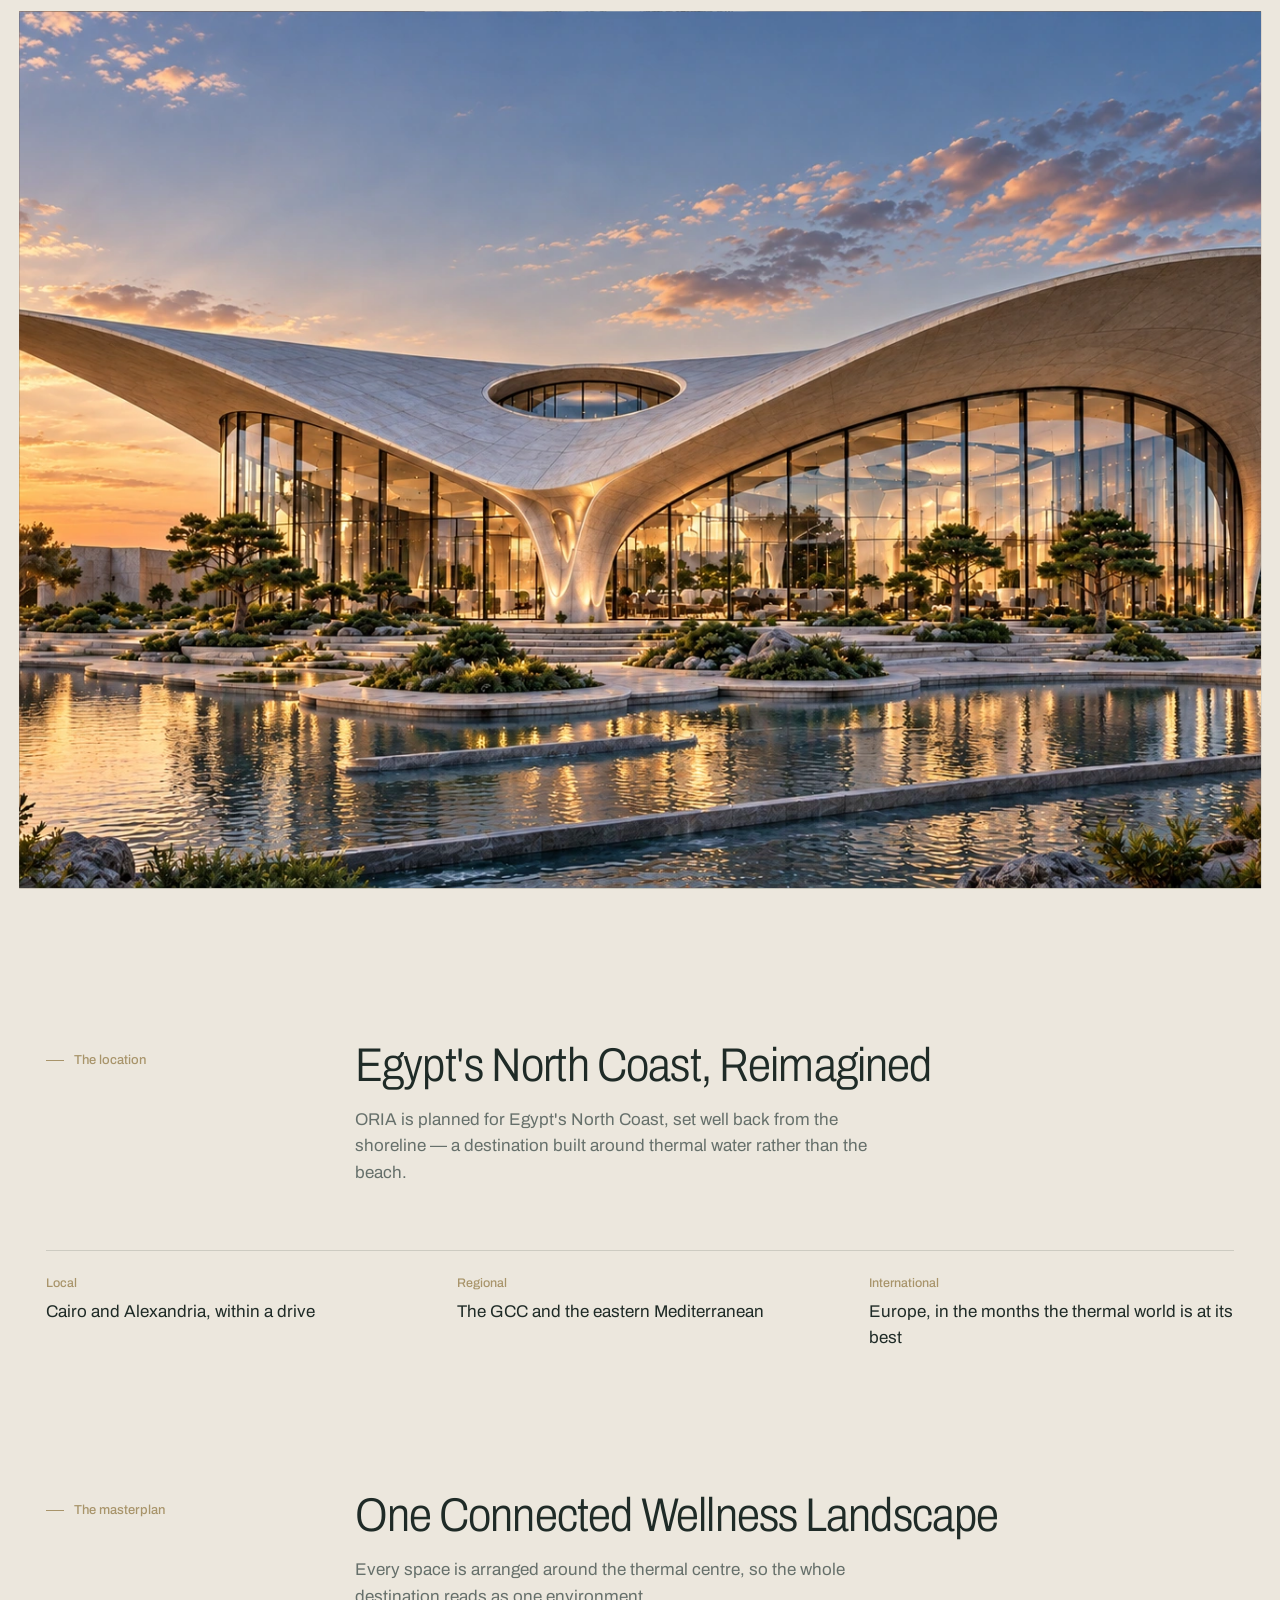
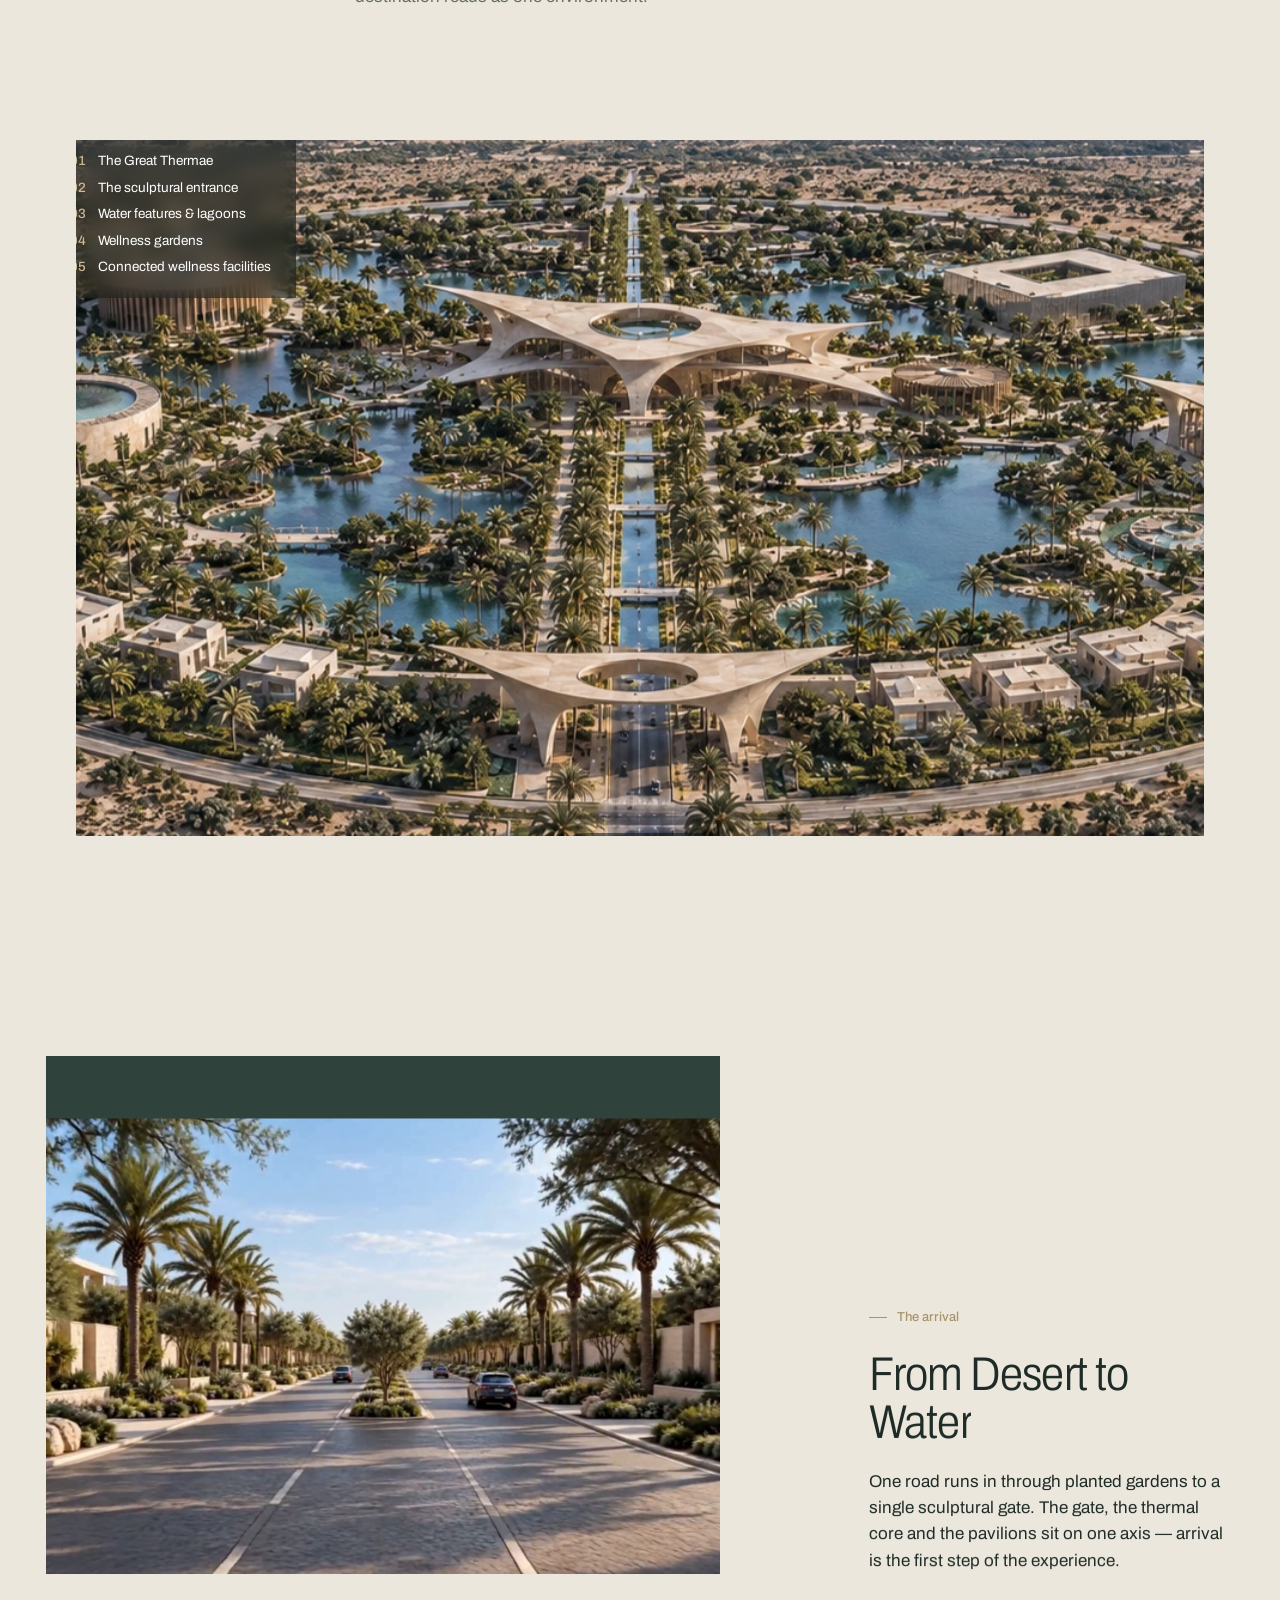
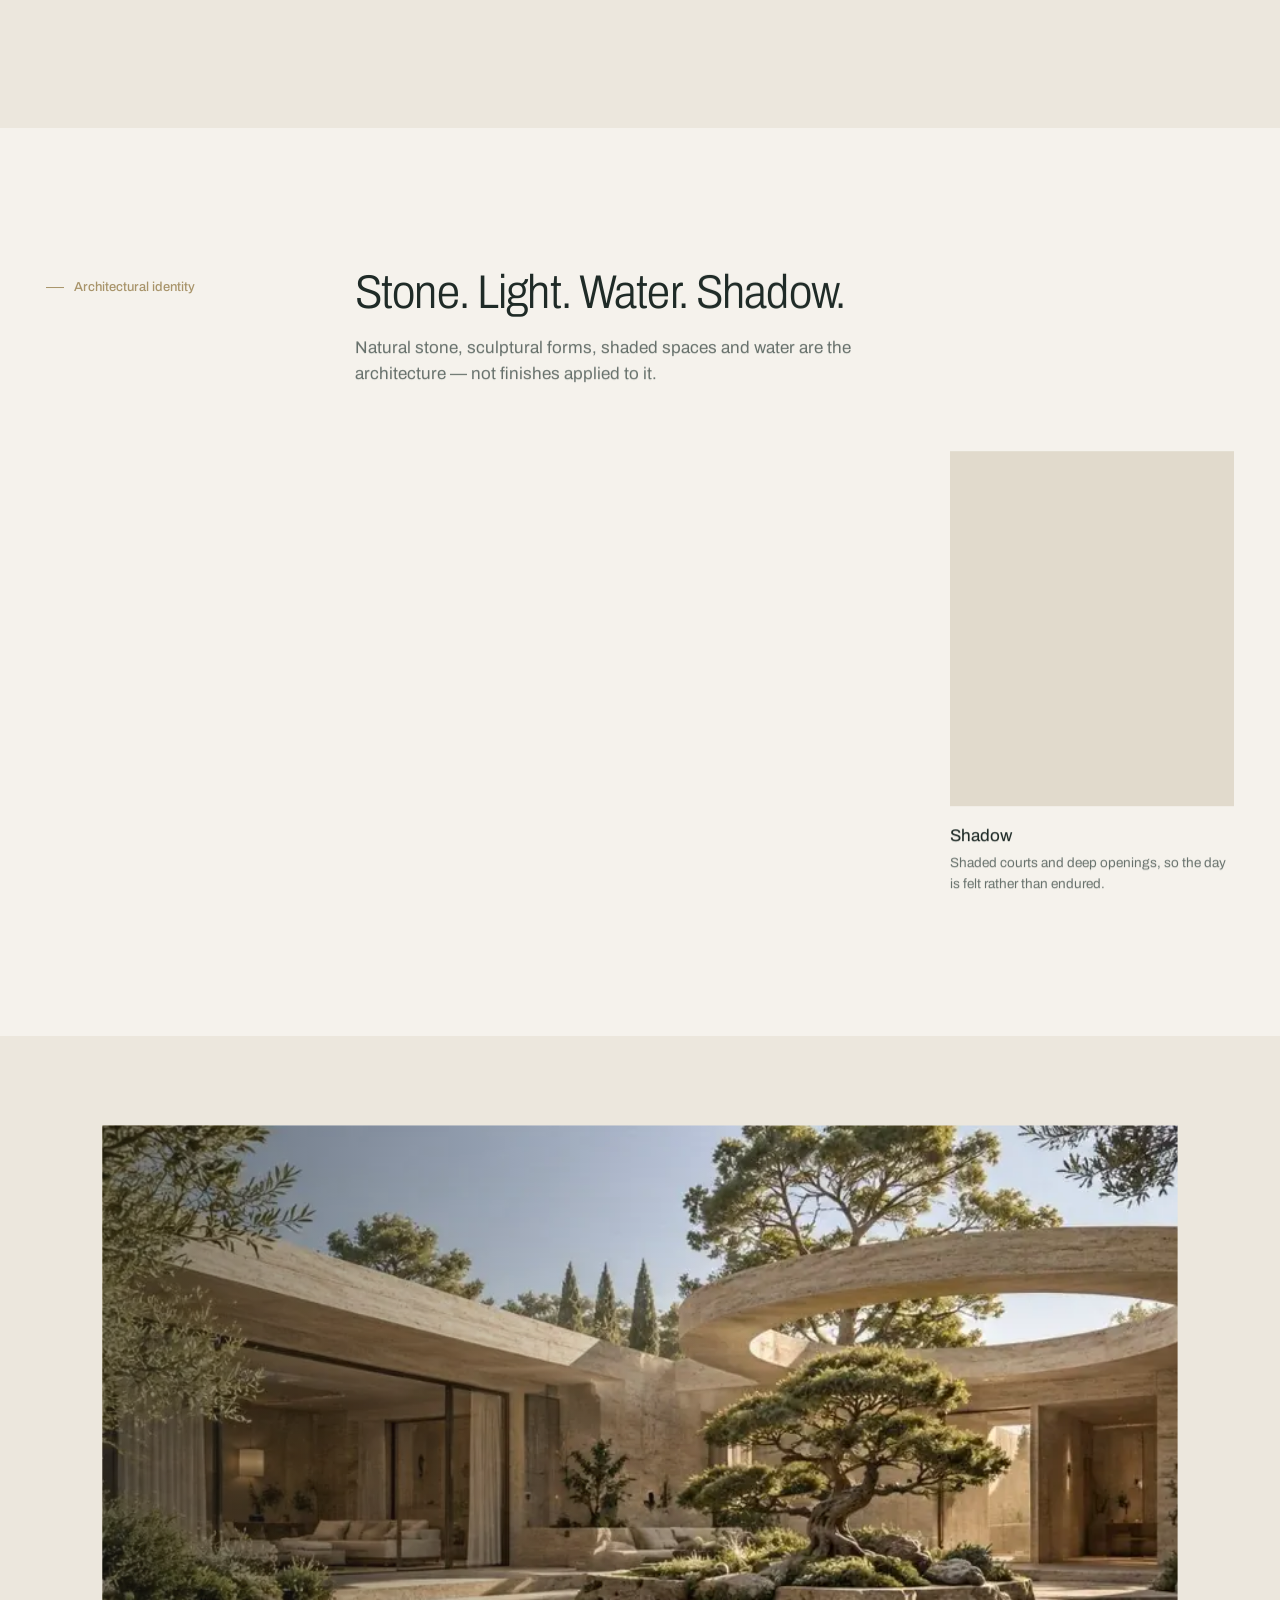
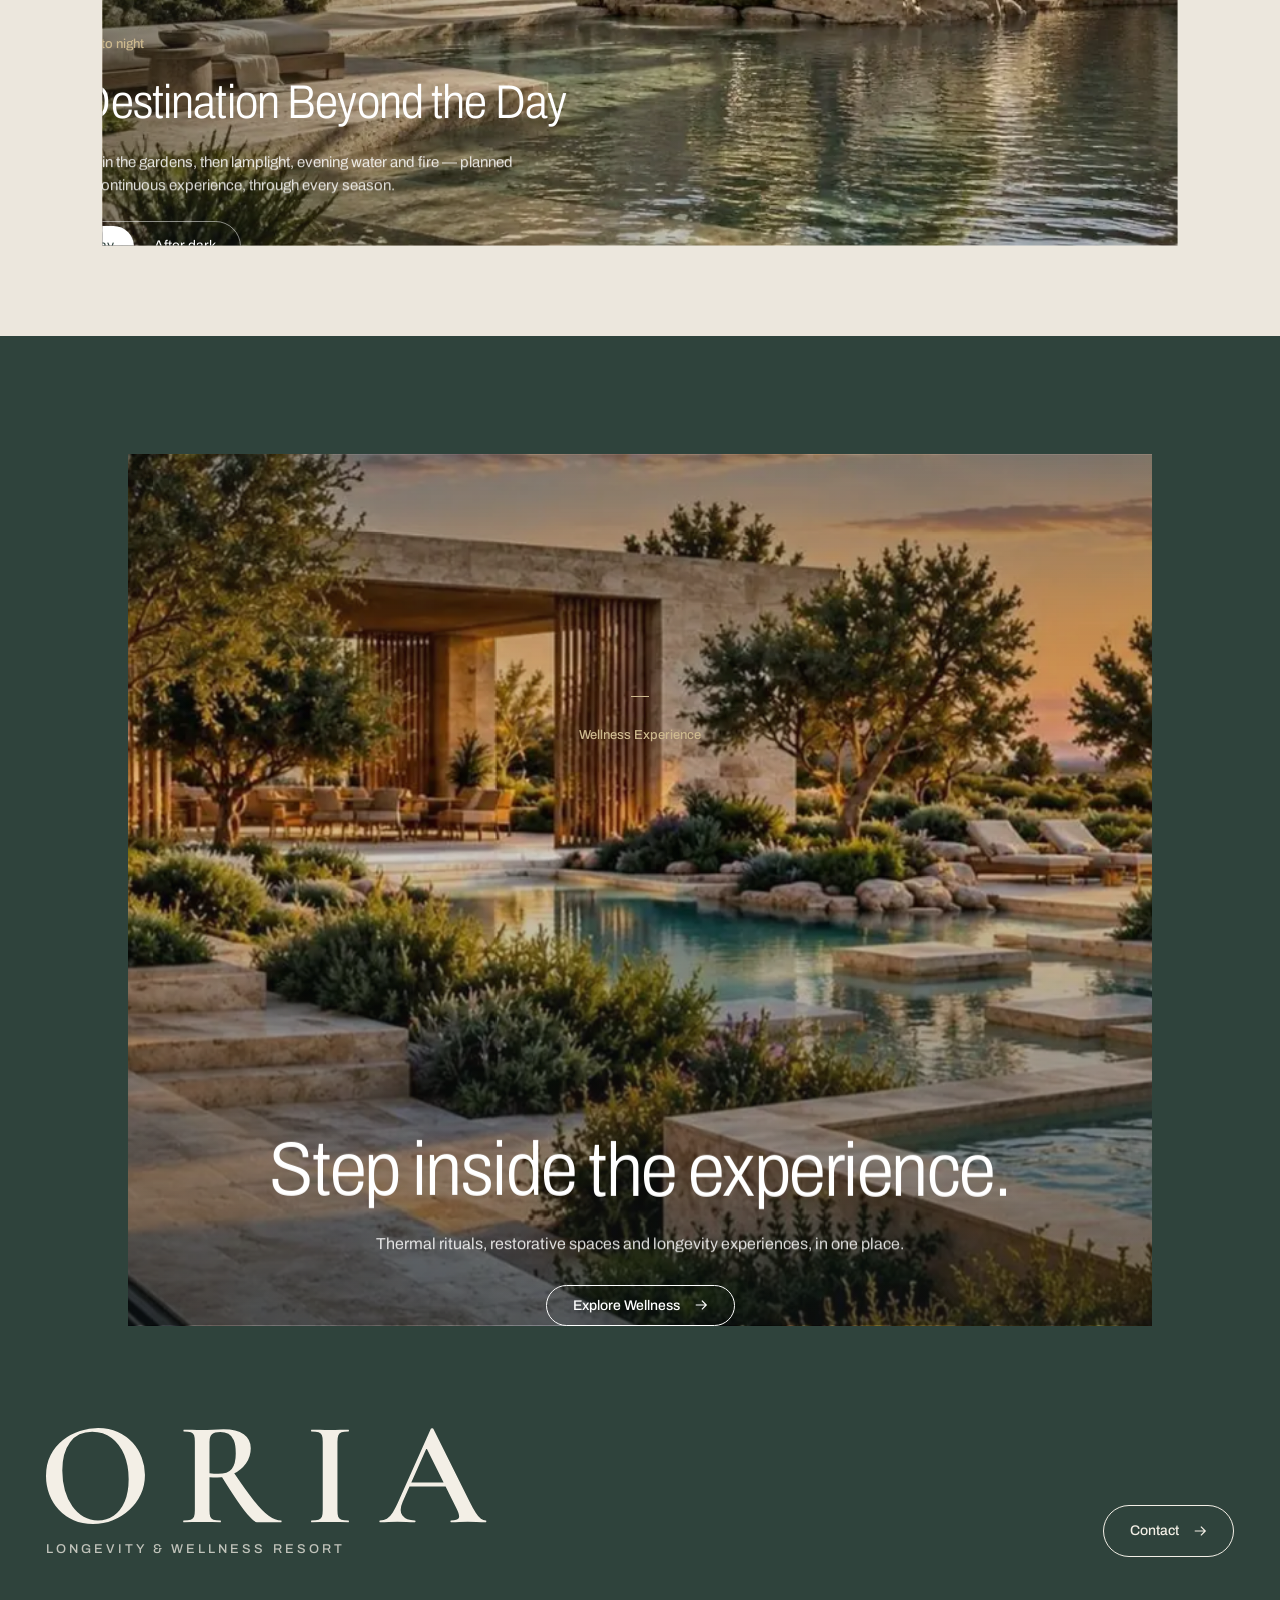
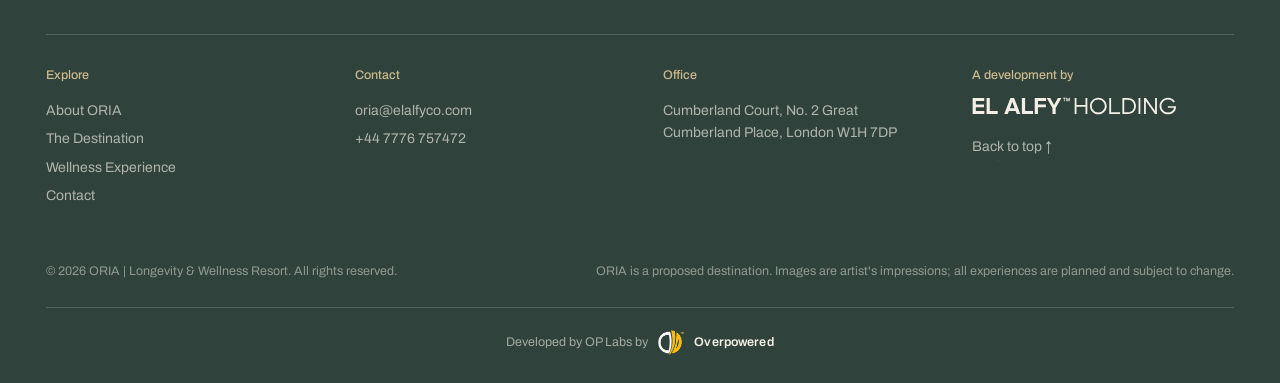
<file: destination.html>
<!DOCTYPE html>
<html lang="en">
<head>
<meta name="robots" content="noindex,nofollow,noarchive">
<meta charset="utf-8">
<meta name="viewport" content="width=device-width, initial-scale=1, viewport-fit=cover">
<script>(function(){var L="en";try{var q=(location.search.match(/[?&]lang=(ar|en)/)||[])[1];L=q||localStorage.getItem("oria-lang")||"en";if(q)localStorage.setItem("oria-lang",q);}catch(e){}window.ORIA_LANG=L;if(L==="ar"){document.documentElement.lang="ar";document.documentElement.dir="rtl";}})();</script>
<title>The Destination — ORIA | Longevity &amp; Wellness Resort</title>
<meta name="description" content="ORIA | Longevity &amp; Wellness Resort — a proposed destination for thermal bathing, longevity and restorative living on Egypt's North Coast. A development by El Alfy Holding.">
<link rel="preconnect" href="https://fonts.googleapis.com">
<link rel="preconnect" href="https://fonts.gstatic.com" crossorigin>
<link href="https://fonts.googleapis.com/css2?family=Archivo:wdth,wght@62..125,100..900&family=IBM+Plex+Sans+Arabic:wght@200;300;400;500;600&display=swap" rel="stylesheet">
<link rel="stylesheet" href="style.css">
</head>
<body>
<svg width="0" height="0" style="position:absolute" aria-hidden="true"><defs><symbol id="lg-star" viewBox="158 54 1683 1325"><path fill="currentColor" fill-rule="evenodd" d="M1010.0,1348.8C1011.6,1337.1 1013.9,1322.8 1015.1,1317.0C1016.2,1311.2 1018.0,1302.5 1018.9,1297.5C1022.5,1279.6 1029.4,1254.7 1036.1,1235.5C1047.2,1203.8 1051.3,1193.7 1063.5,1168.4C1117.5,1056.7 1205.9,960.7 1319.7,890.3C1323.4,887.9 1330.5,883.5 1335.5,880.3C1354.4,868.4 1411.8,839.1 1449.8,822.0C1481.5,807.8 1540.3,788.2 1584.5,777.1C1606.2,771.6 1639.1,764.5 1649.5,763.0C1653.9,762.4 1660.9,761.0 1665.0,760.0C1669.1,759.0 1675.2,757.9 1678.5,757.5C1681.8,757.2 1690.8,755.8 1698.5,754.5C1706.2,753.2 1719.2,751.4 1727.5,750.6C1735.8,749.8 1745.0,748.6 1748.0,748.0C1751.0,747.4 1762.5,746.3 1773.5,745.5C1822.1,741.9 1834.0,740.4 1835.5,738.0C1836.6,736.2 1828.2,735.2 1800.0,733.5C1784.3,732.6 1771.2,731.6 1770.9,731.5C1770.6,731.3 1760.3,730.2 1748.0,729.0C1735.7,727.8 1723.5,726.5 1720.8,726.0C1718.1,725.4 1709.0,724.1 1700.7,723.1C1692.3,722.0 1682.1,720.4 1678.0,719.5C1673.9,718.6 1667.1,717.5 1663.0,716.9C1658.9,716.4 1650.3,714.8 1644.0,713.5C1637.7,712.1 1626.9,709.9 1620.0,708.5C1599.3,704.2 1580.5,699.6 1559.0,693.5C1485.5,672.6 1454.2,660.9 1392.0,630.8C1304.9,588.6 1214.9,522.3 1165.7,464.0C1158.5,455.5 1149.6,445.1 1146.0,441.0C1112.2,402.3 1071.0,331.4 1053.6,282.0C1051.7,276.8 1049.2,270.0 1048.0,267.0C1042.1,252.5 1030.6,213.9 1026.8,196.0C1026.3,193.5 1024.3,184.3 1022.5,175.5C1016.1,145.2 1011.2,109.4 1009.5,81.0C1008.6,66.6 1006.6,58.1 1004.4,60.2C1003.4,61.2 1001.9,72.1 1001.0,85.3C998.7,116.4 994.5,145.3 987.4,179.0C986.0,185.3 984.4,193.4 983.6,197.0C974.6,241.0 951.3,305.0 930.1,343.8C911.1,378.4 881.6,421.5 858.0,449.0C837.0,473.4 793.0,517.5 780.7,526.3C777.5,528.6 768.5,535.2 760.7,541.0C730.5,563.4 700.7,583.7 679.5,596.4C647.5,615.5 624.8,627.6 600.0,638.8C568.9,652.9 545.3,662.7 523.5,670.5C518.0,672.5 509.9,675.4 505.5,677.0C475.2,687.9 416.3,703.8 386.5,709.1C380.4,710.1 371.2,711.9 366.0,713.1C323.7,722.2 248.2,731.4 198.5,733.5C185.3,734.1 171.8,735.5 167.6,736.7C161.5,738.5 178.2,741.3 204.0,743.0C239.4,745.2 250.8,746.1 264.5,748.1C272.2,749.2 282.6,750.5 287.5,751.1C303.7,753.0 337.9,758.3 364.0,763.0C381.2,766.1 435.3,779.3 464.0,787.4C488.2,794.2 527.7,808.6 555.5,820.7C563.8,824.3 573.4,828.5 577.0,830.0C584.2,833.0 638.6,860.3 646.5,864.8C649.2,866.4 655.1,869.7 659.5,872.2C686.2,887.0 746.6,928.3 769.5,947.4C804.9,976.9 843.5,1015.7 871.4,1050.0C915.9,1104.6 958.2,1180.5 974.3,1234.5C983.0,1263.7 988.6,1284.7 990.4,1295.0C991.3,1299.7 993.1,1308.9 994.4,1315.5C995.8,1322.1 997.8,1334.5 999.0,1343.0C1002.3,1368.0 1004.1,1375.3 1006.1,1371.7C1006.6,1370.9 1008.4,1360.6 1010.0,1348.8ZM989.0,1020.0C981.0,1019.6 970.9,1018.7 966.5,1018.2C962.1,1017.6 954.7,1016.6 950.0,1016.0C939.8,1014.6 912.9,1008.7 907.4,1006.6C905.3,1005.8 901.5,1004.6 899.0,1004.0C894.9,1002.9 883.8,998.8 871.5,993.8C814.2,970.4 762.2,924.6 733.0,872.0C718.4,845.8 706.3,808.5 701.9,776.5C700.4,765.9 700.4,722.1 701.8,709.2C705.1,680.3 716.9,641.0 729.7,616.5C749.7,578.3 786.6,537.2 821.0,514.8C853.8,493.5 896.3,474.8 924.0,469.5C927.6,468.8 935.0,467.3 940.5,466.2C981.7,457.5 1038.2,458.1 1077.0,467.6C1111.1,475.9 1140.1,486.8 1166.5,501.3C1209.5,524.8 1244.1,559.2 1271.4,605.5C1278.6,617.6 1293.7,651.7 1295.9,660.8C1296.4,662.8 1297.8,668.1 1298.9,672.5C1301.7,682.9 1304.6,703.4 1306.1,724.1C1309.7,773.2 1298.7,826.0 1275.8,869.0C1238.2,939.6 1182.1,984.1 1100.5,1007.9C1079.1,1014.1 1024.9,1021.6 1007.0,1020.8C1005.1,1020.8 997.0,1020.4 989.0,1020.0Z"/></symbol><symbol id="lg-letters" viewBox="47 1411 1949 345"><path fill="currentColor" fill-rule="evenodd" d="M277.7,1750.6C283.6,1749.8 291.6,1748.8 295.5,1748.5C299.4,1748.1 304.3,1747.2 306.5,1746.4C308.7,1745.7 313.4,1744.4 317.0,1743.6C369.1,1731.4 415.7,1695.3 437.5,1650.5C450.9,1623.0 454.3,1601.7 451.0,1566.5C448.8,1543.0 435.0,1513.6 416.1,1492.2C384.8,1456.7 344.2,1435.3 292.9,1427.4C212.4,1415.0 138.0,1441.0 92.3,1497.5C57.1,1541.0 50.7,1606.8 76.8,1655.3C105.4,1708.3 159.9,1742.7 226.6,1749.5C234.8,1750.4 241.9,1751.2 242.5,1751.5C245.0,1752.4 268.0,1751.9 277.7,1750.6ZM748.1,1743.1L750.5,1741.2L750.8,1596.3C751.0,1461.7 751.1,1451.4 752.7,1450.2C755.3,1448.3 848.3,1448.5 860.6,1450.5C873.0,1452.5 886.5,1456.2 892.5,1459.3C915.9,1471.1 927.9,1492.1 926.7,1519.0C925.4,1551.1 907.3,1572.2 873.7,1581.0C863.7,1583.6 859.8,1584.1 840.4,1584.9C828.4,1585.4 817.1,1585.6 815.5,1585.3C811.9,1584.8 807.2,1586.4 806.4,1588.5C805.2,1591.5 807.2,1594.7 816.6,1605.0C828.2,1617.7 851.9,1645.0 865.5,1661.5C870.9,1668.1 882.2,1681.3 890.5,1690.9C912.6,1716.5 923.5,1729.4 928.6,1736.1C935.5,1745.1 935.0,1745.0 963.8,1745.0C987.1,1745.0 988.8,1744.9 990.4,1743.1C993.0,1740.2 991.7,1737.5 984.1,1729.5C980.4,1725.7 974.0,1718.5 969.9,1713.5C965.9,1708.5 958.7,1700.2 953.9,1695.0C949.2,1689.8 934.2,1672.5 920.5,1656.5C888.0,1618.4 879.8,1609.1 876.1,1605.6C874.4,1603.9 873.0,1601.8 873.0,1600.8C873.0,1598.8 872.2,1599.0 892.3,1595.5C939.4,1587.4 967.9,1564.7 975.0,1529.9C983.6,1487.9 958.6,1453.2 909.5,1439.0C885.0,1432.0 870.1,1431.0 782.2,1431.0C705.3,1431.0 705.4,1431.0 703.6,1435.7C703.2,1436.6 702.9,1505.4 702.9,1588.5L703.0,1739.5L706.0,1742.2L709.0,1745.0L727.4,1745.0C744.0,1745.0 746.0,1744.8 748.1,1743.1ZM1297.1,1743.6C1301.1,1741.9 1301.1,1742.7 1301.7,1589.6C1302.4,1432.6 1302.4,1435.5 1297.7,1433.2C1295.5,1432.1 1280.8,1431.4 1266.7,1431.8C1259.9,1432.0 1258.6,1432.3 1256.5,1434.5L1254.0,1436.9L1254.0,1588.0C1254.0,1693.0 1254.3,1739.7 1255.1,1741.1C1255.7,1742.2 1257.0,1743.4 1258.2,1743.9C1260.6,1744.8 1294.9,1744.5 1297.1,1743.6ZM1989.6,1742.8C1992.1,1740.3 1991.0,1737.8 1981.0,1724.0C1976.0,1717.1 1968.9,1707.2 1965.1,1702.0C1961.4,1696.8 1954.6,1687.3 1950.0,1681.0C1945.4,1674.7 1936.2,1661.6 1929.5,1652.0C1909.2,1622.6 1896.2,1604.3 1882.0,1585.0C1874.5,1574.8 1866.3,1563.6 1863.8,1560.0C1853.9,1545.8 1837.1,1521.6 1829.0,1509.9C1824.3,1503.2 1817.1,1493.1 1813.0,1487.6C1808.9,1482.0 1799.4,1469.0 1792.0,1458.6C1767.7,1424.4 1769.0,1424.6 1748.5,1453.0C1737.1,1468.8 1737.4,1468.3 1710.9,1504.0C1699.6,1519.1 1688.7,1534.0 1686.5,1537.0C1684.3,1540.0 1672.7,1555.8 1660.5,1572.0C1648.4,1588.3 1636.8,1604.0 1634.8,1607.0C1632.8,1610.0 1626.2,1618.6 1620.3,1626.0C1614.4,1633.5 1606.7,1643.6 1603.3,1648.5C1589.0,1669.0 1565.0,1701.6 1544.1,1728.9C1536.1,1739.3 1536.1,1739.1 1539.0,1742.0C1541.7,1744.7 1557.3,1744.9 1560.7,1742.2C1561.9,1741.3 1568.0,1733.5 1574.2,1725.0C1580.4,1716.5 1588.4,1705.5 1592.0,1700.6C1595.6,1695.7 1603.7,1684.9 1610.0,1676.6C1616.3,1668.3 1624.4,1657.5 1628.0,1652.5C1631.5,1647.5 1639.8,1636.1 1646.5,1627.0C1660.0,1608.8 1678.5,1583.3 1687.0,1571.5C1690.0,1567.3 1699.9,1553.8 1709.0,1541.6C1718.1,1529.4 1729.8,1513.6 1735.1,1506.4C1745.9,1492.0 1747.1,1490.7 1749.4,1491.6C1751.0,1492.2 1759.7,1503.9 1772.5,1522.5C1776.3,1528.0 1783.8,1538.4 1789.1,1545.6C1794.4,1552.8 1803.6,1565.8 1809.6,1574.6C1815.5,1583.3 1824.9,1596.8 1830.5,1604.5C1836.0,1612.2 1846.2,1626.6 1853.0,1636.5C1859.8,1646.4 1868.3,1658.5 1871.9,1663.5C1875.5,1668.5 1881.4,1676.8 1885.0,1682.0C1910.2,1718.1 1927.3,1741.2 1930.5,1743.2C1934.8,1745.8 1986.9,1745.5 1989.6,1742.8ZM230.0,1733.0C228.1,1732.6 221.4,1731.1 215.2,1729.6C177.5,1721.0 139.6,1690.5 122.0,1654.5C106.4,1622.7 102.8,1575.2 113.3,1541.5C126.4,1499.7 154.6,1468.9 194.6,1452.7C199.7,1450.7 204.2,1449.0 204.8,1449.0C205.3,1449.0 208.6,1448.1 212.1,1446.9C227.0,1442.2 264.5,1440.0 282.5,1442.9C304.6,1446.5 329.7,1457.0 347.5,1470.2C392.7,1503.7 412.0,1556.2 401.6,1617.5C396.2,1649.2 384.6,1671.4 362.3,1693.1C341.4,1713.4 320.7,1724.5 292.5,1730.6C281.8,1733.0 278.0,1733.3 257.0,1733.6C244.1,1733.7 231.9,1733.5 230.0,1733.0Z"/></symbol><symbol id="lg-full" viewBox="47 54 1949 1702"><path fill="currentColor" fill-rule="evenodd" d="M277.7,1750.6C283.6,1749.8 291.6,1748.8 295.5,1748.5C299.4,1748.1 304.3,1747.2 306.5,1746.4C308.7,1745.7 313.4,1744.4 317.0,1743.6C369.1,1731.4 415.7,1695.3 437.5,1650.5C450.9,1623.0 454.3,1601.7 451.0,1566.5C448.8,1543.0 435.0,1513.6 416.1,1492.2C384.8,1456.7 344.2,1435.3 292.9,1427.4C212.4,1415.0 138.0,1441.0 92.3,1497.5C57.1,1541.0 50.7,1606.8 76.8,1655.3C105.4,1708.3 159.9,1742.7 226.6,1749.5C234.8,1750.4 241.9,1751.2 242.5,1751.5C245.0,1752.4 268.0,1751.9 277.7,1750.6ZM748.1,1743.1L750.5,1741.2L750.8,1596.3C751.0,1461.7 751.1,1451.4 752.7,1450.2C755.3,1448.3 848.3,1448.5 860.6,1450.5C873.0,1452.5 886.5,1456.2 892.5,1459.3C915.9,1471.1 927.9,1492.1 926.7,1519.0C925.4,1551.1 907.3,1572.2 873.7,1581.0C863.7,1583.6 859.8,1584.1 840.4,1584.9C828.4,1585.4 817.1,1585.6 815.5,1585.3C811.9,1584.8 807.2,1586.4 806.4,1588.5C805.2,1591.5 807.2,1594.7 816.6,1605.0C828.2,1617.7 851.9,1645.0 865.5,1661.5C870.9,1668.1 882.2,1681.3 890.5,1690.9C912.6,1716.5 923.5,1729.4 928.6,1736.1C935.5,1745.1 935.0,1745.0 963.8,1745.0C987.1,1745.0 988.8,1744.9 990.4,1743.1C993.0,1740.2 991.7,1737.5 984.1,1729.5C980.4,1725.7 974.0,1718.5 969.9,1713.5C965.9,1708.5 958.7,1700.2 953.9,1695.0C949.2,1689.8 934.2,1672.5 920.5,1656.5C888.0,1618.4 879.8,1609.1 876.1,1605.6C874.4,1603.9 873.0,1601.8 873.0,1600.8C873.0,1598.8 872.2,1599.0 892.3,1595.5C939.4,1587.4 967.9,1564.7 975.0,1529.9C983.6,1487.9 958.6,1453.2 909.5,1439.0C885.0,1432.0 870.1,1431.0 782.2,1431.0C705.3,1431.0 705.4,1431.0 703.6,1435.7C703.2,1436.6 702.9,1505.4 702.9,1588.5L703.0,1739.5L706.0,1742.2L709.0,1745.0L727.4,1745.0C744.0,1745.0 746.0,1744.8 748.1,1743.1ZM1297.1,1743.6C1301.1,1741.9 1301.1,1742.7 1301.7,1589.6C1302.4,1432.6 1302.4,1435.5 1297.7,1433.2C1295.5,1432.1 1280.8,1431.4 1266.7,1431.8C1259.9,1432.0 1258.6,1432.3 1256.5,1434.5L1254.0,1436.9L1254.0,1588.0C1254.0,1693.0 1254.3,1739.7 1255.1,1741.1C1255.7,1742.2 1257.0,1743.4 1258.2,1743.9C1260.6,1744.8 1294.9,1744.5 1297.1,1743.6ZM1989.6,1742.8C1992.1,1740.3 1991.0,1737.8 1981.0,1724.0C1976.0,1717.1 1968.9,1707.2 1965.1,1702.0C1961.4,1696.8 1954.6,1687.3 1950.0,1681.0C1945.4,1674.7 1936.2,1661.6 1929.5,1652.0C1909.2,1622.6 1896.2,1604.3 1882.0,1585.0C1874.5,1574.8 1866.3,1563.6 1863.8,1560.0C1853.9,1545.8 1837.1,1521.6 1829.0,1509.9C1824.3,1503.2 1817.1,1493.1 1813.0,1487.6C1808.9,1482.0 1799.4,1469.0 1792.0,1458.6C1767.7,1424.4 1769.0,1424.6 1748.5,1453.0C1737.1,1468.8 1737.4,1468.3 1710.9,1504.0C1699.6,1519.1 1688.7,1534.0 1686.5,1537.0C1684.3,1540.0 1672.7,1555.8 1660.5,1572.0C1648.4,1588.3 1636.8,1604.0 1634.8,1607.0C1632.8,1610.0 1626.2,1618.6 1620.3,1626.0C1614.4,1633.5 1606.7,1643.6 1603.3,1648.5C1589.0,1669.0 1565.0,1701.6 1544.1,1728.9C1536.1,1739.3 1536.1,1739.1 1539.0,1742.0C1541.7,1744.7 1557.3,1744.9 1560.7,1742.2C1561.9,1741.3 1568.0,1733.5 1574.2,1725.0C1580.4,1716.5 1588.4,1705.5 1592.0,1700.6C1595.6,1695.7 1603.7,1684.9 1610.0,1676.6C1616.3,1668.3 1624.4,1657.5 1628.0,1652.5C1631.5,1647.5 1639.8,1636.1 1646.5,1627.0C1660.0,1608.8 1678.5,1583.3 1687.0,1571.5C1690.0,1567.3 1699.9,1553.8 1709.0,1541.6C1718.1,1529.4 1729.8,1513.6 1735.1,1506.4C1745.9,1492.0 1747.1,1490.7 1749.4,1491.6C1751.0,1492.2 1759.7,1503.9 1772.5,1522.5C1776.3,1528.0 1783.8,1538.4 1789.1,1545.6C1794.4,1552.8 1803.6,1565.8 1809.6,1574.6C1815.5,1583.3 1824.9,1596.8 1830.5,1604.5C1836.0,1612.2 1846.2,1626.6 1853.0,1636.5C1859.8,1646.4 1868.3,1658.5 1871.9,1663.5C1875.5,1668.5 1881.4,1676.8 1885.0,1682.0C1910.2,1718.1 1927.3,1741.2 1930.5,1743.2C1934.8,1745.8 1986.9,1745.5 1989.6,1742.8ZM230.0,1733.0C228.1,1732.6 221.4,1731.1 215.2,1729.6C177.5,1721.0 139.6,1690.5 122.0,1654.5C106.4,1622.7 102.8,1575.2 113.3,1541.5C126.4,1499.7 154.6,1468.9 194.6,1452.7C199.7,1450.7 204.2,1449.0 204.8,1449.0C205.3,1449.0 208.6,1448.1 212.1,1446.9C227.0,1442.2 264.5,1440.0 282.5,1442.9C304.6,1446.5 329.7,1457.0 347.5,1470.2C392.7,1503.7 412.0,1556.2 401.6,1617.5C396.2,1649.2 384.6,1671.4 362.3,1693.1C341.4,1713.4 320.7,1724.5 292.5,1730.6C281.8,1733.0 278.0,1733.3 257.0,1733.6C244.1,1733.7 231.9,1733.5 230.0,1733.0ZM1010.0,1348.8C1011.6,1337.1 1013.9,1322.8 1015.1,1317.0C1016.2,1311.2 1018.0,1302.5 1018.9,1297.5C1022.5,1279.6 1029.4,1254.7 1036.1,1235.5C1047.2,1203.8 1051.3,1193.7 1063.5,1168.4C1117.5,1056.7 1205.9,960.7 1319.7,890.3C1323.4,887.9 1330.5,883.5 1335.5,880.3C1354.4,868.4 1411.8,839.1 1449.8,822.0C1481.5,807.8 1540.3,788.2 1584.5,777.1C1606.2,771.6 1639.1,764.5 1649.5,763.0C1653.9,762.4 1660.9,761.0 1665.0,760.0C1669.1,759.0 1675.2,757.9 1678.5,757.5C1681.8,757.2 1690.8,755.8 1698.5,754.5C1706.2,753.2 1719.2,751.4 1727.5,750.6C1735.8,749.8 1745.0,748.6 1748.0,748.0C1751.0,747.4 1762.5,746.3 1773.5,745.5C1822.1,741.9 1834.0,740.4 1835.5,738.0C1836.6,736.2 1828.2,735.2 1800.0,733.5C1784.3,732.6 1771.2,731.6 1770.9,731.5C1770.6,731.3 1760.3,730.2 1748.0,729.0C1735.7,727.8 1723.5,726.5 1720.8,726.0C1718.1,725.4 1709.0,724.1 1700.7,723.1C1692.3,722.0 1682.1,720.4 1678.0,719.5C1673.9,718.6 1667.1,717.5 1663.0,716.9C1658.9,716.4 1650.3,714.8 1644.0,713.5C1637.7,712.1 1626.9,709.9 1620.0,708.5C1599.3,704.2 1580.5,699.6 1559.0,693.5C1485.5,672.6 1454.2,660.9 1392.0,630.8C1304.9,588.6 1214.9,522.3 1165.7,464.0C1158.5,455.5 1149.6,445.1 1146.0,441.0C1112.2,402.3 1071.0,331.4 1053.6,282.0C1051.7,276.8 1049.2,270.0 1048.0,267.0C1042.1,252.5 1030.6,213.9 1026.8,196.0C1026.3,193.5 1024.3,184.3 1022.5,175.5C1016.1,145.2 1011.2,109.4 1009.5,81.0C1008.6,66.6 1006.6,58.1 1004.4,60.2C1003.4,61.2 1001.9,72.1 1001.0,85.3C998.7,116.4 994.5,145.3 987.4,179.0C986.0,185.3 984.4,193.4 983.6,197.0C974.6,241.0 951.3,305.0 930.1,343.8C911.1,378.4 881.6,421.5 858.0,449.0C837.0,473.4 793.0,517.5 780.7,526.3C777.5,528.6 768.5,535.2 760.7,541.0C730.5,563.4 700.7,583.7 679.5,596.4C647.5,615.5 624.8,627.6 600.0,638.8C568.9,652.9 545.3,662.7 523.5,670.5C518.0,672.5 509.9,675.4 505.5,677.0C475.2,687.9 416.3,703.8 386.5,709.1C380.4,710.1 371.2,711.9 366.0,713.1C323.7,722.2 248.2,731.4 198.5,733.5C185.3,734.1 171.8,735.5 167.6,736.7C161.5,738.5 178.2,741.3 204.0,743.0C239.4,745.2 250.8,746.1 264.5,748.1C272.2,749.2 282.6,750.5 287.5,751.1C303.7,753.0 337.9,758.3 364.0,763.0C381.2,766.1 435.3,779.3 464.0,787.4C488.2,794.2 527.7,808.6 555.5,820.7C563.8,824.3 573.4,828.5 577.0,830.0C584.2,833.0 638.6,860.3 646.5,864.8C649.2,866.4 655.1,869.7 659.5,872.2C686.2,887.0 746.6,928.3 769.5,947.4C804.9,976.9 843.5,1015.7 871.4,1050.0C915.9,1104.6 958.2,1180.5 974.3,1234.5C983.0,1263.7 988.6,1284.7 990.4,1295.0C991.3,1299.7 993.1,1308.9 994.4,1315.5C995.8,1322.1 997.8,1334.5 999.0,1343.0C1002.3,1368.0 1004.1,1375.3 1006.1,1371.7C1006.6,1370.9 1008.4,1360.6 1010.0,1348.8ZM989.0,1020.0C981.0,1019.6 970.9,1018.7 966.5,1018.2C962.1,1017.6 954.7,1016.6 950.0,1016.0C939.8,1014.6 912.9,1008.7 907.4,1006.6C905.3,1005.8 901.5,1004.6 899.0,1004.0C894.9,1002.9 883.8,998.8 871.5,993.8C814.2,970.4 762.2,924.6 733.0,872.0C718.4,845.8 706.3,808.5 701.9,776.5C700.4,765.9 700.4,722.1 701.8,709.2C705.1,680.3 716.9,641.0 729.7,616.5C749.7,578.3 786.6,537.2 821.0,514.8C853.8,493.5 896.3,474.8 924.0,469.5C927.6,468.8 935.0,467.3 940.5,466.2C981.7,457.5 1038.2,458.1 1077.0,467.6C1111.1,475.9 1140.1,486.8 1166.5,501.3C1209.5,524.8 1244.1,559.2 1271.4,605.5C1278.6,617.6 1293.7,651.7 1295.9,660.8C1296.4,662.8 1297.8,668.1 1298.9,672.5C1301.7,682.9 1304.6,703.4 1306.1,724.1C1309.7,773.2 1298.7,826.0 1275.8,869.0C1238.2,939.6 1182.1,984.1 1100.5,1007.9C1079.1,1014.1 1024.9,1021.6 1007.0,1020.8C1005.1,1020.8 997.0,1020.4 989.0,1020.0Z"/></symbol>
<g>
<g id="eag-0-0">
<path d="M 81.671875 -18.453125 L 28.59375 -18.453125 L 28.59375 -41.4375 L 79.40625 -41.4375 L 79.40625 -59.4375 L 28.59375 -59.4375 L 28.59375 -81.0625 L 80.921875 -81.0625 L 80.921875 -99.515625 L 8.625 -99.515625 L 8.625 0 L 81.671875 0 Z M 81.671875 -18.453125 "/>
</g>
<g id="eag-0-1">
<path d="M 77.890625 -18.75 L 28.59375 -18.75 L 28.59375 -99.515625 L 8.625 -99.515625 L 8.625 0 L 77.890625 0 Z M 77.890625 -18.75 "/>
</g>
<g id="eag-0-2">
</g>
<g id="eag-0-3">
<path d="M 0.609375 0 L 22.390625 0 L 29.640625 -18.609375 L 71.390625 -18.609375 L 78.65625 0 L 100.4375 0 L 61.859375 -99.515625 L 39.171875 -99.515625 Z M 50.359375 -75.78125 L 50.671875 -75.78125 L 65.03125 -35.546875 L 36.15625 -35.546875 Z M 50.359375 -75.78125 "/>
</g>
<g id="eag-0-4">
<path d="M 28.59375 -41.4375 L 77.890625 -41.4375 L 77.890625 -59.4375 L 28.59375 -59.4375 L 28.59375 -81.0625 L 79.25 -81.0625 L 79.25 -99.515625 L 8.625 -99.515625 L 8.625 0 L 28.59375 0 Z M 28.59375 -41.4375 "/>
</g>
<g id="eag-0-5">
<path d="M 36.453125 0 L 56.421875 0 L 56.421875 -37.0625 L 91.953125 -99.515625 L 70.1875 -99.515625 L 46.4375 -55.8125 L 22.6875 -99.515625 L 1.0625 -99.515625 L 36.453125 -37.0625 Z M 36.453125 0 "/>
</g>
<g id="eag-1-0">
<path d="M 17.96875 -21.65625 L 0.453125 -21.65625 L 0.453125 -17.578125 L 7.046875 -17.578125 L 7.046875 0 L 11.390625 0 L 11.390625 -17.578125 L 17.96875 -17.578125 Z M 17.96875 -21.65625 "/>
</g>
<g id="eag-1-1">
<path d="M 1.609375 0 L 6.03125 0 L 6.6875 -7.375 L 7.078125 -14.953125 L 12.21875 -0.625 L 16.265625 -0.625 L 21.328125 -14.90625 L 21.40625 -14.71875 L 21.796875 -7.375 L 22.453125 0 L 26.859375 0 L 24.921875 -21.65625 L 20.1875 -21.65625 L 14.25 -6.453125 L 14.1875 -6.453125 L 8.265625 -21.65625 L 3.5625 -21.65625 Z M 1.609375 0 "/>
</g>
<g id="eag-2-0">
<path d="M 11.34375 0 L 22.6875 0 L 22.6875 -45.828125 L 78.796875 -45.828125 L 78.796875 0 L 90.140625 0 L 90.140625 -99.515625 L 78.796875 -99.515625 L 78.796875 -56.5625 L 22.6875 -56.5625 L 22.6875 -99.515625 L 11.34375 -99.515625 Z M 11.34375 0 "/>
</g>
<g id="eag-2-1">
<path d="M 5.4375 -49.609375 C 5.4375 -21.171875 28.890625 2.125 57.46875 2.125 C 86.0625 2.125 109.5 -21.171875 109.5 -49.609375 C 109.5 -78.34375 86.0625 -101.640625 57.46875 -101.640625 C 28.890625 -101.640625 5.4375 -78.34375 5.4375 -49.609375 Z M 16.78125 -49.609375 C 16.78125 -72.140625 35.09375 -90.296875 57.46875 -90.296875 C 79.703125 -90.296875 98.015625 -72.140625 98.015625 -49.609375 C 98.015625 -27.375 79.703125 -9.21875 57.46875 -9.21875 C 35.09375 -9.21875 16.78125 -27.375 16.78125 -49.609375 Z M 16.78125 -49.609375 "/>
</g>
<g id="eag-2-2">
<path d="M 78.796875 -10.734375 L 22.6875 -10.734375 L 22.6875 -99.515625 L 11.34375 -99.515625 L 11.34375 0 L 78.796875 0 Z M 78.796875 -10.734375 "/>
</g>
<g id="eag-2-3">
<path d="M 45.828125 -88.78125 C 69.875 -88.78125 84.09375 -70.9375 84.09375 -49.765625 C 84.09375 -28.59375 69.875 -10.734375 45.828125 -10.734375 L 22.6875 -10.734375 L 22.6875 -88.78125 Z M 45.828125 0 C 76.078125 0 95.59375 -22.390625 95.59375 -49.765625 C 95.59375 -77.140625 76.078125 -99.515625 45.828125 -99.515625 L 11.34375 -99.515625 L 11.34375 0 Z M 45.828125 0 "/>
</g>
<g id="eag-2-4">
<path d="M 22.6875 -99.515625 L 11.34375 -99.515625 L 11.34375 0 L 22.6875 0 Z M 22.6875 -99.515625 "/>
</g>
<g id="eag-2-5">
<path d="M 11.34375 0 L 22.6875 0 L 22.6875 -81.671875 L 79.40625 0 L 91.5 0 L 91.5 -99.515625 L 80.15625 -99.515625 L 80.15625 -18 L 23.4375 -99.515625 L 11.34375 -99.515625 Z M 11.34375 0 "/>
</g>
<g id="eag-2-6">
<path d="M 107.6875 -49 L 57.328125 -49 L 57.328125 -38.265625 L 95.59375 -38.265625 C 92.5625 -18.296875 76.53125 -9.21875 57.328125 -9.21875 C 34.9375 -9.21875 16.640625 -27.375 16.640625 -49.609375 C 16.640625 -72.140625 34.9375 -90.296875 57.328125 -90.296875 C 71.6875 -90.296875 84.25 -82.734375 91.5 -71.390625 L 101.03125 -77.59375 C 91.8125 -92.109375 75.625 -101.640625 57.328125 -101.640625 C 28.734375 -101.640625 5.296875 -78.34375 5.296875 -49.609375 C 5.296875 -21.171875 28.734375 2.125 57.328125 2.125 C 88.03125 2.125 106.9375 -17.390625 107.6875 -45.21875 Z M 107.6875 -49 "/>
</g>
</g>
<symbol id="ea-logo" viewBox="94 97 1274 112">
<g fill="currentColor" fill-opacity="1">
<use href="#eag-0-0" x="89.3237" y="202.7886"/>
<use href="#eag-0-1" x="176.145103" y="202.7886"/>
<use href="#eag-0-2" x="256.15995" y="202.7886"/>
<use href="#eag-0-3" x="293.97415" y="202.7886"/>
<use href="#eag-0-1" x="395.769977" y="202.7886"/>
<use href="#eag-0-4" x="475.784824" y="202.7886"/>
<use href="#eag-0-5" x="558.21978" y="202.7886"/>
</g>
<g fill="currentColor" fill-opacity="1">
<use href="#eag-1-0" x="659.1021" y="123.6934"/>
<use href="#eag-1-1" x="677.244546" y="123.6934"/>
</g>
<g fill="currentColor" fill-opacity="1">
<use href="#eag-2-0" x="721.4502" y="202.7891"/>
<use href="#eag-2-1" x="822.489742" y="202.7891"/>
<use href="#eag-2-2" x="936.839883" y="202.7891"/>
</g>
<g fill="currentColor" fill-opacity="1">
<use href="#eag-2-3" x="1018.518555" y="202.7891"/>
<use href="#eag-2-4" x="1118.95307" y="202.7891"/>
</g>
<g fill="currentColor" fill-opacity="1">
<use href="#eag-2-5" x="1153.137107" y="202.7891"/>
<use href="#eag-2-6" x="1255.689218" y="202.7891"/>
</g>
</symbol><symbol id="lg-word" viewBox="49 -636 2974 648"><path fill="currentColor" d="M366 12Q294 12 235.5 -13.5Q177 -39 135.5 -84.0Q94 -129 71.5 -187.5Q49 -246 49 -312Q49 -393 80.5 -454.0Q112 -515 164.0 -555.5Q216 -596 278.0 -616.0Q340 -636 401 -636Q475 -636 533.5 -609.5Q592 -583 633.0 -538.0Q674 -493 695.5 -436.0Q717 -379 717 -319Q717 -249 689.0 -189.0Q661 -129 612.5 -84.0Q564 -39 500.5 -13.5Q437 12 366 12ZM399.66009521484375 -11.89984130859375Q458.74053955078125 -11.89984130859375 505.6009521484375 -44.009857177734375Q552.4613647460938 -76.119873046875 579.7216186523438 -138.44992065429688Q606.9818725585938 -200.77996826171875 606.9818725585938 -290.22003173828125Q606.9818725585938 -382.880126953125 577.1116027832031 -454.9901428222656Q547.2413330078125 -527.1001586914062 492.160888671875 -568.6001586914062Q437.0804443359375 -610.1001586914062 360.5599365234375 -610.1001586914062Q264.05914306640625 -610.1001586914062 211.53863525390625 -540.4400634765625Q159.01812744140625 -470.77996826171875 159.01812744140625 -348.33990478515625Q159.01812744140625 -276.0 176.78823852539062 -214.5Q194.558349609375 -153.0 226.818603515625 -107.27996826171875Q259.078857421875 -61.5599365234375 303.1092224121094 -36.729888916015625Q347.13958740234375 -11.89984130859375 399.66009521484375 -11.89984130859375ZM1472.6009521484375 0.0Q1457.160888671875 0.0 1422.4507141113281 -37.830047607421875Q1387.7405395507812 -75.66009521484375 1338.9802856445312 -146.99014282226562Q1290.2200317382812 -218.3201904296875 1229.23974609375 -317.3201904296875L1311.558349609375 -342.45977783203125Q1392.8785400390625 -221.45977783203125 1450.1486511230469 -148.78982543945312Q1507.4187622070312 -76.119873046875 1551.8588256835938 -44.0599365234375Q1596.2988891601562 -12.0 1636.958984375 -12.0Q1639.1790161132812 -12.0 1639.1790161132812 -6.0Q1639.1790161132812 0.0 1636.958984375 0.0Q1572.4597778320312 0.0 1531.8702697753906 0.0Q1491.28076171875 0.0 1472.6009521484375 0.0ZM1247.4794921875 -628.0Q1336.1790161132812 -628.0 1383.69873046875 -593.7298889160156Q1431.2184448242188 -559.4597778320312 1431.2184448242188 -499.6798095703125Q1431.2184448242188 -442.0 1398.6585083007812 -397.0500793457031Q1366.0985717773438 -352.10015869140625 1314.5985717773438 -327.10015869140625Q1263.0985717773438 -302.10015869140625 1204.9984130859375 -302.10015869140625Q1192.0985717773438 -302.10015869140625 1178.1486511230469 -302.3201904296875Q1164.19873046875 -302.54022216796875 1152.6387939453125 -303.54022216796875V-81.0Q1152.6387939453125 -52.0 1157.8588256835938 -37.0Q1163.078857421875 -22.0 1179.0690002441406 -17.0Q1195.0591430664062 -12.0 1227.599365234375 -12.0Q1229.8193969726562 -12.0 1229.8193969726562 -6.0Q1229.8193969726562 0.0 1227.599365234375 0.0Q1202.0394287109375 0.0 1170.8095397949219 -1.0Q1139.5796508789062 -2.0 1102.23974609375 -2.0Q1067.119873046875 -2.0 1035.1699523925781 -1.0Q1003.2200317382812 0.0 977.6600952148438 0.0Q974.880126953125 0.0 974.880126953125 -6.0Q974.880126953125 -12.0 977.6600952148438 -12.0Q1010.2003173828125 -12.0 1026.1904602050781 -17.0Q1042.1806030273438 -22.0 1048.0106506347656 -37.0Q1053.8406982421875 -52.0 1053.8406982421875 -81.0V-544.0Q1053.8406982421875 -573.0 1048.5106506347656 -587.5Q1043.1806030273438 -602.0 1027.3004760742188 -607.5Q1011.4203491210938 -613.0 978.880126953125 -613.0Q976.6600952148438 -613.0 976.6600952148438 -619.0Q976.6600952148438 -625.0 978.880126953125 -625.0Q1004.2200317382812 -625.0 1035.6699523925781 -623.5Q1067.119873046875 -622.0 1102.23974609375 -622.0Q1134.7996826171875 -622.0 1174.6297302246094 -625.0Q1214.4597778320312 -628.0 1247.4794921875 -628.0ZM1329.9802856445312 -464.10015869140625Q1329.9802856445312 -522.0 1316.7701110839844 -553.2200317382812Q1303.5599365234375 -584.4400634765625 1280.0295715332031 -596.6001586914062Q1256.4992065429688 -608.76025390625 1225.318603515625 -608.76025390625Q1186.19873046875 -608.76025390625 1169.4187622070312 -594.2003173828125Q1152.6387939453125 -579.640380859375 1152.6387939453125 -542.0V-330.4400634765625Q1166.6387939453125 -328.66009521484375 1182.7488098144531 -327.66009521484375Q1198.8588256835938 -326.66009521484375 1211.078857421875 -326.66009521484375Q1276.0197143554688 -326.66009521484375 1303.0 -359.9302062988281Q1329.9802856445312 -393.2003173828125 1329.9802856445312 -464.10015869140625ZM2016.2988891601562 -81.0Q2016.2988891601562 -52.0 2021.5189208984375 -37.0Q2026.7389526367188 -22.0 2042.7290954589844 -17.0Q2058.71923828125 -12.0 2091.2594604492188 -12.0Q2094.0394287109375 -12.0 2094.0394287109375 -6.0Q2094.0394287109375 0.0 2091.2594604492188 0.0Q2065.4995320638022 0.0 2034.3729519314238 -1.0Q2003.2463717990452 -2.0 1965.6798095703125 -2.0Q1930.0171592975485 -2.0 1898.1369113264413 -1.0Q1866.256663355334 0.0 1840.3201904296875 0.0Q1838.1001586914062 0.0 1838.1001586914062 -6.0Q1838.1001586914062 -12.0 1840.632177734375 -12.0Q1872.7044189453125 -12.0 1889.1625427246095 -17.0Q1905.6206665039062 -22.0 1911.3406982421875 -37.0Q1917.0607299804688 -52.0 1917.0607299804688 -81.0V-544.0Q1917.0607299804688 -573.0 1911.518357679579 -587.5Q1905.9759853786893 -602.0 1889.34886847602 -607.5Q1872.7217515733507 -613.0 1840.3201904296875 -613.0Q1838.1001586914062 -613.0 1838.1001586914062 -619.0Q1838.1001586914062 -625.0 1840.3201904296875 -625.0Q1866.256663355334 -625.0 1898.1369113264413 -623.5Q1930.0171592975485 -622.0 1965.6798095703125 -622.0Q2003.2463717990452 -622.0 2034.9096171061196 -623.5Q2066.5728624131943 -625.0 2091.2594604492188 -625.0Q2094.0394287109375 -625.0 2094.0394287109375 -619.0Q2094.0394287109375 -613.0 2091.2594604492188 -613.0Q2059.253823269619 -613.0 2043.251004679819 -607.0Q2027.2481860900193 -601.0 2021.7735376250878 -586.0Q2016.2988891601562 -571.0 2016.2988891601562 -542.0ZM2483.3809204101562 -241.7618408203125 2497.0607299804688 -267.5615234375H2778.6798095703125L2785.6798095703125 -241.7618408203125ZM3017.9392700195312 -12.0Q3022.71923828125 -12.0 3022.71923828125 -6.0Q3022.71923828125 0.0 3017.9392700195312 0.0Q2988.3793334960938 0.0 2956.5394287109375 -2.0Q2924.6995239257812 -4.0 2895.359619140625 -4.0Q2862.0197143554688 -4.0 2837.569793701172 -2.0Q2813.119873046875 0.0 2783.0 0Q2779.0 0 2779.0 -6.0Q2779.0 -12 2783.0 -12Q2827.3004760742188 -12.0 2835.5607299804688 -28.169952392578125Q2843.8209838867188 -44.33990478515625 2820.1411743164062 -91.7996826171875L2612.0804443359375 -511.50238037109375L2654.4794921875 -582.3201904296875L2456.7996826171875 -137.81939697265625Q2430.23974609375 -77.599365234375 2455.1395874023438 -44.7996826171875Q2480.0394287109375 -12.0 2538.6798095703125 -12.0Q2543.6798095703125 -12.0 2543.6798095703125 -6.0Q2543.6798095703125 0.0 2538.6798095703125 0.0Q2508.6798095703125 0.0 2483.6798095703125 -2.0Q2458.6798095703125 -4.0 2420.6798095703125 -4.0Q2382.5599365234375 -4.0 2359.5 -2.0Q2336.4400634765625 0.0 2303.3201904296875 0.0Q2299.3201904296875 0.0 2299.3201904296875 -6.0Q2299.3201904296875 -12.0 2303.3201904296875 -12.0Q2330.3201904296875 -12.0 2349.930206298828 -23.169952392578125Q2369.5402221679688 -34.33990478515625 2388.6001586914062 -63.849761962890625Q2407.6600952148438 -93.359619140625 2431.5599365234375 -147.599365234375L2646.7996826171875 -630.3201904296875Q2648.0197143554688 -633.3201904296875 2655.2496032714844 -633.7101745605469Q2662.4794921875 -634.1001586914062 2663.4794921875 -630.3201904296875L2909.5189208984375 -137.0Q2933.2988891601562 -89.33990478515625 2950.908905029297 -61.83990478515625Q2968.5189208984375 -34.33990478515625 2984.5690002441406 -23.169952392578125Q3000.6190795898438 -12.0 3017.9392700195312 -12.0Z"/></symbol></defs></svg>

<div class="pre" id="pre" aria-hidden="true">
  <div class="ptop"><span>Egypt</span><span class="pdev">A development by <svg class="ea-pre" viewBox="94 97 1274 112" role="img" aria-label="El Alfy Holding"><use href="#ea-logo" x="94" y="97" width="1274" height="112"/></svg></span></div>
  <div class="frame" id="pframe"><img data-img="n_close" alt=""><img data-img="n_stillw" alt=""><img data-img="n_hammam" alt=""><img data-img="n_cover" alt=""></div>
  <div class="pnum" id="pnum">0</div>
  <div class="pword"><svg class="lg-pre" viewBox="49 -636 2974 648" role="img" aria-label="ORIA"><use href="#lg-word" x="49" y="-636" width="2974" height="648"/></svg><p>Longevity &amp; Wellness Resort</p></div>
</div>
<div class="curtain" id="curtain" aria-hidden="true"><div class="in"><svg class="lg-cur" viewBox="49 -636 2974 648" role="img" aria-label="ORIA"><use href="#lg-word" x="49" y="-636" width="2974" height="648"/></svg><span class="lg-sub lg-sub-c">Longevity &amp; Wellness Resort</span><p id="curtainTxt"></p></div></div>
<div class="cur" id="cur" aria-hidden="true"><div class="cur-ring"></div><div class="cur-dot"></div><div class="cur-lab"><span><svg viewBox="0 0 10 10"><path d="M6.5 1.5 3 5l3.5 3.5"/></svg><b id="curTxt" style="font-weight:500">Drag</b><svg viewBox="0 0 10 10"><path d="M3.5 1.5 7 5 3.5 8.5"/></svg></span></div></div>

<header class="hdr light" id="hdr">
  <a class="logo" href="index.html" aria-label="ORIA | Longevity &amp; Wellness Resort — home"><svg class="lg-w" viewBox="49 -636 2974 648" aria-hidden="true"><use href="#lg-word" x="49" y="-636" width="2974" height="648"/></svg><span class="lg-sub">Longevity &amp; Wellness Resort</span></a>
  <nav aria-label="Primary">
    <a href="about.html" data-nav="about">About ORIA</a>
    <a href="destination.html" data-nav="destination">The Destination</a>
    <a href="wellness.html" data-nav="wellness">Wellness Experience</a>
  </nav>
  <div class="rt">
    <button class="lang" type="button" data-lang-toggle data-notr></button>
    <a class="btn" href="contact.html"><span class="roll"><span data-t="Contact">Contact</span></span></a>
    <button class="mbtn" id="mbtn" aria-expanded="false" aria-controls="menu"><span class="roll"><span data-t="Menu" id="mtxt">Menu</span></span><span class="bars" aria-hidden="true"><i></i><i></i></span></button>
  </div>
</header>

<div class="menu" id="menu" aria-hidden="true">
  <nav aria-label="Menu">
    <a href="index.html" data-mi="n_cover"><small>01</small><span class="roll"><span data-t="Home">Home</span></span></a>
    <a href="about.html" data-mi="n_stillw"><small>02</small><span class="roll"><span data-t="About ORIA">About ORIA</span></span></a>
    <a href="destination.html" data-mi="n_mp"><small>03</small><span class="roll"><span data-t="The Destination">The Destination</span></span></a>
    <a href="wellness.html" data-mi="n_thermae"><small>04</small><span class="roll"><span data-t="Wellness Experience">Wellness Experience</span></span></a>
    <a href="contact.html" data-mi="n_invite"><small>05</small><span class="roll"><span data-t="Contact">Contact</span></span></a>
  </nav>
  <div class="mimg" id="mimg"><img data-img="n_cover" alt=""></div>
  <div class="mfoot"><button class="lang" type="button" data-lang-toggle data-notr></button><a href="mailto:oria@elalfyco.com">oria@elalfyco.com</a><a href="tel:+447776757472">+44 7776 757472</a><span class="pdev">A development by <svg class="ea-pre" style="color:var(--on)" viewBox="94 97 1274 112" role="img" aria-label="El Alfy Holding"><use href="#ea-logo" x="94" y="97" width="1274" height="112"/></svg></span></div>
</div>

<script>
var ORIA_AR={"A development by": "تطوير", "El Alfy Holding": "الالفي القابضة", "ORIA": "ORIA", "Drag": "اسحب", "Primary": "القائمة الرئيسية", "Wellness": "العافية", "Menu": "القائمة", "Close": "إغلاق", "Home": "الرئيسية", "oria@elalfyco.com": "oria@elalfyco.com", "Scroll to enter": "مرّر للدخول", "05 — ORIA": "05 — ORIA", "Arrival": "الوصول", "Pavilion": "الجناح", "Pools": "مسبحًا", "A lounge open to the horizon": "ردهة مفتوحة على الأفق", "Previous": "السابق", "Next": "التالي", "The great thermae": "الحمّامات الحرارية الكبرى", "The domed bath": "الحمّام ذو القبة", "Movement": "الحركة", "Recovery": "الاستشفاء", "Day to night": "من النهار إلى الليل", "Time of day": "وقت اليوم", "By day": "نهارًا", "After dark": "ليلًا", "The gate": "البوابة", "Garden": "الحديقة", "Heat": "الحرارة", "The break": "الاستراحة", "Stillness": "السكون", "heated stone, nothing asked of you": "حجر دافئ، ولا شيء مطلوب منك", "the sequence, not the room": "التسلسل، لا الغرفة", "Two or three times a day": "مرتين أو ثلاثًا في اليوم", "Water running through planted gardens": "مياه تجري بين حدائق مزروعة", "A fire garden at night": "حديقة النار ليلًا", "The hammam: heat held in stone": "الحمّام: حرارة يحفظها الحجر", "The hammam": "الحمّام", "Longevity": "طول العمر", "Thermal": "الحرارة", "Sleep": "النوم", "Nutrition": "التغذية", "Nature": "الطبيعة", "Guided movement on stone, in the open.": "حركة موجّهة على الحجر، في الهواء الطلق.", "The masterplan": "المخطط العام", "The masterplan from above: the thermal core ringed by lagoons and gardens": "المخطط العام من الأعلى: القلب الحراري تحيط به البحيرات والحدائق", "Drag to explore": "اسحب للاستكشاف", "Family": "عائلي", "Regional": "إقليمي", "Local": "محليًا", "Cairo and Alexandria, within a drive": "القاهرة والإسكندرية، على مسافة قيادة", "The GCC and the eastern Mediterranean": "دول الخليج وشرق المتوسط", "International": "دوليًا", "Europe, in the months the thermal world is at its best": "أوروبا، في الأشهر التي يبلغ فيها العالم الحراري ذروته", "Egypt": "مصر", "M": "مليون", "A guest walking beside a pool": "ضيفة تسير بجوار مسبح", "Email": "البريد الإلكتروني", "Message": "الرسالة", "Send by email": "أرسل عبر البريد الإلكتروني", "Your email app should now be open with the details ready to send. If it didn't open, write to": "يُفترض أن يكون تطبيق البريد قد فُتح والتفاصيل جاهزة للإرسال. إن لم يُفتح، راسلنا على", "Office": "المكتب", "Cumberland Court, No. 2 Great Cumberland Place, London W1H 7DP": "كمبرلاند كورت، رقم 2 غريت كمبرلاند بليس، لندن W1H 7DP", "Explore": "استكشف", "Contact": "تواصل", "Back to top ↑": "العودة للأعلى ↑", "Overpowered": "Overpowered", "Destination": "الوجهة", "The destination": "الوجهة", "A": "أ", "B": "ب", "Rooms": "الغرف", "Other": "أخرى", "Longevity & Wellness Resort": "منتجع طول العمر والعافية", "ORIA | Longevity & Wellness Resort — home": "ORIA | منتجع طول العمر والعافية — الرئيسية", "ORIA | Longevity & Wellness Resort": "ORIA | منتجع طول العمر والعافية", "© 2026 ORIA | Longevity & Wellness Resort. All rights reserved.": "© 2026 ORIA | منتجع طول العمر والعافية. جميع الحقوق محفوظة.", "Developed by OP Labs by": "طُوِّر بواسطة OP Labs من", "About ORIA": "عن ORIA", "The Destination": "الوجهة", "Wellness Experience": "تجربة العافية", "ORIA film — scroll to move through the destination": "فيلم ORIA — مرّر للتنقّل داخل الوجهة", "Egypt · North Coast": "مصر · الساحل الشمالي", "A proposed destination": "وجهة مقترحة", "A new vision for thermal bathing, longevity, and restorative living on Egypt's North Coast.": "رؤية جديدة للاستحمام الحراري وطول العمر والحياة المُجدِّدة على الساحل الشمالي لمصر.", "02 — Arrival": "02 — الوصول", "From desert to water.": "من الصحراء إلى الماء.", "One road in, through gardens, to a single gate.": "طريق واحد عبر الحدائق، إلى بوابة واحدة.", "03 — The thermae": "03 — الحمّامات الحرارية", "Stone, light and water.": "حجر وضوء وماء.", "A thermal world at the centre of everything.": "عالم حراري في قلب كل شيء.", "04 — Stillness": "04 — السكون", "Time, slowed down.": "وقتٌ يتمهّل.", "Warm water, open gardens and the horizon left wide.": "ماء دافئ، وحدائق مفتوحة، وأفق رحب.", "Water. Heat. Time.": "ماء. حرارة. وقت.", "Discover ORIA": "اكتشف ORIA", "Welcome": "مرحبًا", "Thermae": "الحمّامات", "The thermal pavilion at sunset, reflected in still water": "الجناح الحراري عند الغروب، منعكسًا على ماء ساكن", "The ORIA concept": "مفهوم ORIA", "Inspired by ancient bathing traditions, ORIA brings thermal experiences, wellness and restorative rituals together within one carefully designed destination.": "استلهامًا من تقاليد الاستحمام القديمة، تجمع ORIA التجارب الحرارية والعافية وطقوس التجدّد في وجهة واحدة مصمَّمة بعناية.", "Three pillars": "ثلاث ركائز", "Bathing, wellbeing and stillness.": "استحمام، وعافية، وسكون.", "The great thermae beneath a stone dome": "الحمّامات الحرارية الكبرى تحت قبة حجرية", "Thermal Bathing": "الاستحمام الحراري", "A world of warm mineral pools, saunas, steam and cold-water immersion.": "عالم من المسابح المعدنية الدافئة، والساونا، والبخار، والغطس في الماء البارد.", "A quiet treatment room in stone and timber": "غرفة علاج هادئة من الحجر والخشب", "Longevity & Wellness": "طول العمر والعافية", "A proposed collection of experiences focused on recovery, movement, nutrition and restorative wellbeing.": "مجموعة مقترحة من التجارب تركّز على الاستشفاء والحركة والتغذية والعافية المُجدِّدة.", "Nature & Stillness": "الطبيعة والسكون", "Gardens, water, natural stone and quiet spaces designed around relaxation.": "حدائق وماء وحجر طبيعي ومساحات هادئة مصمَّمة للاسترخاء.", "A Sanctuary Shaped by Nature": "ملاذ شكّلته الطبيعة", "At the centre, the Great Thermae. Around it, landscaped gardens, water and wellness spaces — one connected environment, reached by a single approach.": "في المركز، الحمّامات الحرارية الكبرى. ومن حولها حدائق منسّقة وماء ومساحات للعافية — بيئة واحدة مترابطة، يُبلغ إليها عبر مدخل واحد.", "Explore the Destination": "استكشف الوجهة", "Hot. Cold. Calm. Repeat.": "حرارة. برودة. سكينة. تكرار.", "Hot. Cold.": "حرارة. برودة.", "Calm. Repeat.": "سكينة. تكرار.", "A world built around water.": "عالم مبني حول الماء.", "Explore Wellness": "استكشف العافية", "The Great Thermae": "الحمّامات الحرارية الكبرى", "Great Thermae": "الحمّامات الحرارية الكبرى", "A mineral pool beneath a stone dome": "مسبح معدني تحت قبة حجرية", "Thermal pools through the gardens": "مسابح حرارية عبر الحدائق", "Thermal Pools": "المسابح الحرارية", "Warm water across planted ground": "ماء دافئ عبر أرض مزروعة", "A sauna in stone and timber": "ساونا من الحجر والخشب", "Sauna & Steam": "الساونا والبخار", "Heat, held long enough to matter": "حرارة تدوم بما يكفي لتُحدث أثرًا", "A recovery room": "غرفة استشفاء", "Recovery Spaces": "مساحات الاستشفاء", "Rooms made for the body to reset": "غرف صُنعت ليستعيد الجسد توازنه", "A stone pavilion over still water": "جناح حجري فوق ماء ساكن", "Meditation Pavilion": "جناح التأمل", "Still water, open to the sky": "ماء ساكن، مفتوح على السماء", "A New Perspective on Wellbeing": "منظور جديد للعافية", "A proposed year-round destination for thermal bathing, longevity and rest — shaped by water, heat and time.": "وجهة مقترحة على مدار العام للاستحمام الحراري وطول العمر والراحة — شكّلها الماء والحرارة والوقت.", "Connect with ORIA": "تواصل مع ORIA", "Water · Heat · Time": "ماء · حرارة · وقت", "The Philosophy of ORIA": "فلسفة ORIA", "A destination built around the oldest idea in wellbeing: warm water, held heat, and the time to let them work.": "وجهة مبنية حول أقدم فكرة في العافية: ماء دافئ، وحرارة ممتدة، ووقت يتيح لهما أن يعملا.", "The name": "الاسم", "Two Latin words, one place.": "كلمتان لاتينيتان، ومكان واحد.", "ORIA joins the edge where land meets water with the atmosphere a place gives off.": "تجمع ORIA بين الحافة التي تلتقي فيها الأرض بالماء، والأجواء التي يبعثها المكان.", "ōra": "ōra", "Latin": "لاتينية", "The shore, the edge, the boundary of a place — where land meets water.": "الشاطئ، والحافة، وحدّ المكان — حيث تلتقي الأرض بالماء.", "aura": "aura", "The air, the breath, the atmosphere that surrounds a place and stays with you.": "الهواء، والنَّفَس، والأجواء التي تحيط بالمكان وتبقى معك.", "Three elements, one rhythm.": "ثلاثة عناصر، وإيقاع واحد.", "Warm mineral water in a stone pool": "ماء معدني دافئ في مسبح حجري", "Water": "الماء", "Mineral immersion and thermal rituals. Warm water, taken slowly — the body prepared, not hurried.": "غطس معدني وطقوس حرارية. ماء دافئ، على مهل — الجسد يُهيَّأ، لا يُستعجل.", "Warmth, contrast and relaxation. Dry heat and vapour, broken by cold, then released.": "دفء وتباين واسترخاء. حرارة جافة وبخار، يقطعهما البرد، ثم الانفراج.", "Time": "الوقت", "Slowing down, and making space for restoration. Between the rituals, nothing is scheduled.": "التمهّل، وإفساح المجال للتجدّد. بين الطقوس، لا شيء مجدول.", "Beyond the traditional spa": "أبعد من السبا التقليدي", "More Than a Spa": "أكثر من مجرد سبا", "ORIA is planned to bring thermal bathing together with longevity, recovery, movement, nutrition and mindfulness — one connected experience rather than a menu of treatments.": "صُمّمت ORIA لتجمع الاستحمام الحراري مع طول العمر والاستشفاء والحركة والتغذية واليقظة الذهنية — تجربة واحدة مترابطة لا قائمة علاجات.", "Mindfulness": "اليقظة الذهنية", "All experiences are planned and subject to final design and licensing.": "جميع التجارب مخطط لها وتخضع للتصميم النهائي والترخيص.", "The vision": "الرؤية", "A distinctive, year-round wellness destination for Egypt — a place people travel to for what it does, not only for what it has.": "وجهة عافية مميزة لمصر على مدار العام — مكان يُسافَر إليه لما يقدّمه، لا لما يملكه فحسب.", "See where it begins.": "شاهد من أين تبدأ.", "A plan shaped by the landscape — one approach, one gate, one thermal centre.": "مخطط شكّلته طبيعة المكان — مدخل واحد، وبوابة واحدة، ومركز حراري واحد.", "A Destination Within the Desert": "وجهة في قلب الصحراء", "Gardens, water and stone, arranged around one thermal centre.": "حدائق وماء وحجر، حول مركز حراري واحد.", "The location": "الموقع", "Egypt's North Coast, Reimagined": "الساحل الشمالي لمصر، برؤية جديدة", "ORIA is planned for Egypt's North Coast, set well back from the shoreline — a destination built around thermal water rather than the beach.": "تُخطَّط ORIA على الساحل الشمالي لمصر، بعيدًا عن خط الشاطئ — وجهة مبنية حول المياه الحرارية لا حول الشاطئ.", "One Connected Wellness Landscape": "منظر عافية واحد مترابط", "Every space is arranged around the thermal centre, so the whole destination reads as one environment.": "كل مساحة مرتّبة حول المركز الحراري، فتبدو الوجهة كلها بيئة واحدة.", "The sculptural entrance": "المدخل النحتي", "Water features & lagoons": "العناصر المائية والبحيرات", "Wellness gardens": "حدائق العافية", "Connected wellness facilities": "مرافق عافية مترابطة", "The approach axis leading to the entrance gate and the thermal core": "محور الوصول المؤدي إلى بوابة المدخل والنواة الحرارية", "The arrival": "الوصول", "From Desert to Water": "من الصحراء إلى الماء", "One road runs in through planted gardens to a single sculptural gate. The gate, the thermal core and the pavilions sit on one axis — arrival is the first step of the experience.": "طريق واحد يمرّ عبر الحدائق المزروعة إلى بوابة نحتية واحدة. البوابة والنواة الحرارية والأجنحة على محور واحد — والوصول هو الخطوة الأولى في التجربة.", "Architectural identity": "الهوية المعمارية", "Stone. Light. Water. Shadow.": "حجر. ضوء. ماء. ظل.", "Natural stone, sculptural forms, shaded spaces and water are the architecture — not finishes applied to it.": "الحجر الطبيعي والأشكال النحتية والمساحات الظليلة والماء هي العمارة نفسها — لا تشطيبات تُضاف إليها.", "Natural limestone": "حجر جيري طبيعي", "Stone": "الحجر", "Natural stone, used solid and in thickness, so it holds warmth.": "حجر طبيعي، صلب وبسماكة، ليحتفظ بالدفء.", "An oculus of daylight over the thermal pool": "فتحة ضوء النهار فوق المسبح الحراري", "Light": "الضوء", "A single oculus over the thermae; the room changes as the light moves.": "فتحة واحدة فوق الحمّامات؛ يتغيّر المكان كلما تحرّك الضوء.", "A colonnade along the water": "رواق على امتداد الماء", "Carried in the open, across gardens and along colonnades.": "يجري في الهواء الطلق، عبر الحدائق وعلى امتداد الأروقة.", "Leaf shadows across a stone floor": "ظلال الأوراق على أرضية حجرية", "Shadow": "الظل", "Shaded courts and deep openings, so the day is felt rather than endured.": "أفنية ظليلة وفتحات عميقة، ليُعاش النهار لا ليُحتمل.", "The gardens by day": "الحدائق نهارًا", "The gardens after dark": "الحدائق بعد الغروب", "A Destination Beyond the Day": "وجهة تتجاوز النهار", "Daylight in the gardens, then lamplight, evening water and fire — planned as one continuous experience, through every season.": "ضوء النهار في الحدائق، ثم ضوء المصابيح وماء المساء والنار — تجربة واحدة متصلة مخطط لها، في كل المواسم.", "Thermal pools at sunset": "مسابح حرارية عند الغروب", "Step inside the experience.": "ادخل إلى التجربة.", "Thermal rituals, restorative spaces and longevity experiences, in one place.": "طقوس حرارية، ومساحات للتجدّد، وتجارب طول العمر، في مكان واحد.", "The Great Thermae: a mineral pool beneath a stone dome": "الحمّامات الحرارية الكبرى: مسبح معدني تحت قبة حجرية", "A World of Wellness": "عالم من العافية", "Discover a proposed destination where thermal rituals, restorative spaces and longevity experiences come together.": "اكتشف وجهة مقترحة تجتمع فيها الطقوس الحرارية ومساحات التجدّد وتجارب طول العمر.", "The domed bath with a single shaft of light": "الحمّام المقبّب مع شعاع ضوء واحد", "The Heart of ORIA": "قلب ORIA", "At the centre of the plan, a mineral pool beneath a stone dome. A single oculus lets daylight move across the water, so the room changes through the day.": "في مركز المخطط، مسبح معدني تحت قبة حجرية. فتحة واحدة تترك ضوء النهار يتحرّك على الماء، فيتغيّر المكان طوال اليوم.", "The thermal ritual": "الطقس الحراري", "An ancient sequence, taken slowly — two or three times across a day.": "تسلسل عريق، على مهل — مرتين أو ثلاثًا في اليوم.", "Warm Springs": "الينابيع الدافئة", "mineral water, taken slowly": "ماء معدني، على مهل", "dry heat and vapour, held": "حرارة جافة وبخار، ممتدّان", "Cold Plunge": "الغطس البارد", "brief, bracing, deliberate": "قصير، منعش، مقصود", "Rest": "الراحة", "Repeat": "التكرار", "Warm springs: a mineral pool in stone": "الينابيع الدافئة: مسبح معدني من الحجر", "Sauna and steam in stone and timber": "ساونا وبخار من الحجر والخشب", "A cold plunge pool": "مسبح للغطس البارد", "Pools through the gardens": "مسابح عبر الحدائق", "Thermal experiences": "التجارب الحرارية", "Seven ways into the water.": "سبع طرق إلى الماء.", "Mineral pools at sunset": "مسابح معدنية عند الغروب", "Mineral Pools": "المسابح المعدنية", "Warm water, open to the sky": "ماء دافئ، مفتوح على السماء", "Floating in warm water": "طفو في ماء دافئ", "Hot Springs": "الينابيع الساخنة", "Heat held in the water itself": "حرارة كامنة في الماء نفسه", "A cold pool in stone": "مسبح بارد من الحجر", "Cold Pools": "المسابح الباردة", "The break that resets the body": "الانقطاع الذي يعيد ضبط الجسد", "Hammam": "الحمّام", "A tradition of this region": "تقليد من هذه المنطقة", "Sauna": "الساونا", "Dry heat, in timber and stone": "حرارة جافة، بين الخشب والحجر", "A warm stone pool corridor": "ممر مسبح حجري دافئ", "Steam Rooms": "غرف البخار", "Vapour, held in stone": "بخار يحتضنه الحجر", "Relaxation Lounges": "صالات الاسترخاء", "The horizon, left open": "الأفق، مفتوحًا", "Longevity & recovery": "طول العمر والاستشفاء", "Beyond Bathing": "أبعد من الاستحمام", "Longevity Diagnostics": "تشخيصات طول العمر", "A measured starting point for a personal programme.": "نقطة انطلاق مُقاسة لبرنامج شخصي.", "Recovery Therapies": "علاجات الاستشفاء", "Contrast, cold and rest, in rooms of their own.": "التباين والبرودة والراحة، في غرف خاصة بها.", "Movement & Physiotherapy": "الحركة والعلاج الطبيعي", "Sleep & Rest": "النوم والراحة", "Rooms and rhythms built around the night.": "غرف وإيقاعات مبنية حول الليل.", "Mindfulness & Meditation": "اليقظة الذهنية والتأمل", "Stillness given a room, not a class.": "للسكون غرفة خاصة، لا حصة.", "Planned concepts within the proposed wellness vision. Final programmes are subject to design and licensing; no medical outcome is claimed.": "مفاهيم مخطط لها ضمن رؤية العافية المقترحة. تخضع البرامج النهائية للتصميم والترخيص، ولا يُدّعى أي نتيجة طبية.", "A communal table in the Longevity Kitchen": "طاولة مشتركة في مطبخ طول العمر", "Nourishment & balance": "التغذية والتوازن", "Wellness Through Nourishment": "العافية عبر التغذية", "The Longevity Kitchen is planned around nutrition, learning and the shared table — regionally sourced, with a productive garden on site.": "صُمّم مطبخ طول العمر حول التغذية والتعلّم والمائدة المشتركة — بمصادر إقليمية، وحديقة منتِجة في الموقع.", "A communal table at dusk, where the food is explained as well as served.": "مائدة مشتركة عند الغسق، يُشرح فيها الطعام كما يُقدَّم.", "A meditation pavilion open to the horizon": "جناح تأمل مفتوح على الأفق", "Mind & stillness": "العقل والسكون", "Space to Slow Down": "مساحة للتمهّل", "The Meditation Pavilion and the quiet gardens — still water, shade, and the horizon left wide.": "جناح التأمل والحدائق الهادئة — ماء ساكن، وظل، وأفق رحب.", "Water and planting in the gardens": "ماء وخضرة في الحدائق", "Family wellness": "عافية العائلة", "A Garden for Younger Guests": "حديقة للضيوف الصغار", "A proposed Children's Wellness Garden — water, play and planting, set within the gardens and deliberately apart from the adult bathing.": "حديقة عافية مقترحة للأطفال — ماء ولعب وخضرة، داخل الحدائق وبعيدًا عن قصد عن استحمام الكبار.", "A Different Rhythm of Wellbeing": "إيقاع مختلف للعافية", "Water, heat and time — and a place designed to let them work.": "ماء وحرارة ووقت — ومكان صُمّم ليتيح لها أن تعمل.", "Connect With ORIA": "تواصل مع ORIA", "For general information and project enquiries, get in touch with the ORIA team.": "للمعلومات العامة واستفسارات المشروع، تواصل مع فريق ORIA.", "Full Name": "الاسم الكامل", "Email Address": "البريد الإلكتروني", "Enquiry Type": "نوع الاستفسار", "General information": "معلومات عامة", "Media & press": "الإعلام والصحافة", "Professional enquiry": "استفسار مهني", "I agree that the ORIA team may use these details only to reply to my enquiry. They are not shared or used for marketing.": "أوافق على أن يستخدم فريق ORIA هذه البيانات للرد على استفساري فقط، دون مشاركتها أو استخدامها لأغراض التسويق.", "General enquiries": "الاستفسارات العامة", "A Development by": "تطوير", "ORIA is a proposed destination. Images are artist's impressions; all experiences are planned and subject to change.": "ORIA وجهة مقترحة. الصور تصوّرات فنية، وجميع التجارب مخطط لها وقابلة للتغيير.", "The thermal pools at sunset": "المسابح الحرارية عند الغروب", "The pavilion and its water garden": "الجناح وحديقته المائية", "Pools and loungers at sunset": "مسابح وأرائك استرخاء عند الغروب", "Aerial view of the masterplan: the thermal centre ringed by lagoons and gardens": "منظر جوي للمخطط العام: المركز الحراري تحيط به البحيرات والحدائق", "The destination at sunset: lagoons, gardens and pavilions": "الوجهة عند الغروب: بحيرات وحدائق وأجنحة", "Rest: loungers beside still water at sunset": "الراحة: أرائك بجانب ماء ساكن عند الغروب"};
function ORIA_L(s){ return (window.ORIA_LANG==='ar' && ORIA_AR[s]!=null) ? ORIA_AR[s] : s; }
function ORIA_TR(root){
  if(window.ORIA_LANG!=='ar') return;
  var w=document.createTreeWalker(root,NodeFilter.SHOW_TEXT,{acceptNode:function(n){
    var p=n.parentNode; if(!p) return 2; var t=p.nodeName; if(t==='SCRIPT'||t==='STYLE') return 2;
    if(p.closest && p.closest('svg,[data-notr]')) return 2; return 1; }}), n, list=[];
  while((n=w.nextNode())) list.push(n);
  list.forEach(function(n){ var raw=n.nodeValue, k=raw.replace(/\s+/g,' ').trim(); if(!k) return;
    if(ORIA_AR[k]!=null && ORIA_AR[k]!==k){ var lead=raw.match(/^\s*/)[0], trail=raw.match(/\s*$/)[0]; n.nodeValue=lead+ORIA_AR[k]+trail; } });
  ['alt','aria-label','data-t','data-title','placeholder','data-cursor'].forEach(function(a){
    Array.prototype.forEach.call(root.querySelectorAll('['+a+']'),function(el){ var v=el.getAttribute(a).replace(/\s+/g,' ').trim(); if(ORIA_AR[v]!=null) el.setAttribute(a,ORIA_AR[v]); }); });
  if(ORIA_AR[document.title]) document.title=ORIA_AR[document.title];
}
ORIA_TR(document.body);
</script>
<main id="main">

<!-- ================= HOME ================= -->
<section class="page" data-page="home" data-title="Home">
  <section class="scrolly" data-dark data-scrolly aria-label="ORIA film — scroll to move through the destination">
    <div class="sv-stick">
      <video class="sv" muted playsinline preload="auto" tabindex="-1" aria-hidden="true" poster="film-poster.webp"></video>
      <div class="sv-shade"></div>
      <div class="sv-top"><span>Egypt · North Coast</span><span class="sv-hint"><i></i>Scroll to enter</span></div>
      <div class="chaps">
        <div class="chap" data-t0="-1" data-t1="2.9"><span class="tag">A proposed destination</span><h1 class="d1 ch-h">ORIA | Longevity &amp; Wellness Resort</h1><p class="ch-p">A new vision for thermal bathing, longevity, and restorative living on Egypt's North Coast.</p></div>
        <div class="chap" data-t0="3.3" data-t1="7.9"><span class="tag">02 — Arrival</span><h2 class="d1 ch-h">From desert to water.</h2><p class="ch-p">One road in, through gardens, to a single gate.</p></div>
        <div class="chap" data-t0="8.3" data-t1="12.6"><span class="tag">03 — The thermae</span><h2 class="d1 ch-h">Stone, light and water.</h2><p class="ch-p">A thermal world at the centre of everything.</p></div>
        <div class="chap" data-t0="13" data-t1="17"><span class="tag">04 — Stillness</span><h2 class="d1 ch-h">Time, slowed down.</h2><p class="ch-p">Warm water, open gardens and the horizon left wide.</p></div>
        <div class="chap" data-t0="17.4" data-t1="99"><span class="tag">05 — ORIA</span><h2 class="d1 ch-h">Water. Heat. Time.</h2>
          <div class="ch-p ch-cta"><a class="btn" href="about.html"><span class="roll"><span data-t="Discover ORIA">Discover ORIA</span></span><svg class="ar" viewBox="0 0 16 16"><path d="M2 8h12M9 3l5 5-5 5"/></svg></a></div></div>
      </div>
      <ol class="sv-rail" aria-hidden="true"><li>Welcome</li><li>Arrival</li><li>Thermae</li><li>Stillness</li><li>ORIA</li><i class="sv-bar"><b></b></i></ol>
    </div>
  </section>

  <section class="feat">
    <div class="wrap g12">
      <figure class="clip im" data-clip><img data-par data-img="n_cover" alt="The thermal pavilion at sunset, reflected in still water"></figure>
      <div class="tx"><span class="tag">The ORIA concept</span><h2 class="d2s" data-split>Water. Heat. Time.</h2><p class="lead">Inspired by ancient bathing traditions, ORIA brings thermal experiences, wellness and restorative rituals together within one carefully designed destination.</p>
        <a class="btn" href="about.html"><span class="roll"><span data-t="Discover ORIA">Discover ORIA</span></span><svg class="ar" viewBox="0 0 16 16"><path d="M2 8h12M9 3l5 5-5 5"/></svg></a></div>
    </div>
  </section>

  <section class="sec alt">
    <div class="wrap">
      <header class="shd"><span class="tag" data-fade>Three pillars</span><h2 class="d2s" data-split>Bathing, wellbeing and stillness.</h2></header>
      <div class="works">
        <figure style="margin:0"><div class="clip" data-clip><img data-par data-img="n_thermae" alt="The great thermae beneath a stone dome"></div><h3>Thermal Bathing</h3><p>A world of warm mineral pools, saunas, steam and cold-water immersion.</p></figure>
        <figure style="margin:0"><div class="clip" data-clip><img data-par data-img="n_treat" alt="A quiet treatment room in stone and timber"></div><h3>Longevity &amp; Wellness</h3><p>A proposed collection of experiences focused on recovery, movement, nutrition and restorative wellbeing.</p></figure>
        <figure style="margin:0"><div class="clip" data-clip><img data-par data-img="n_gardens" alt="Water running through planted gardens"></div><h3>Nature &amp; Stillness</h3><p>Gardens, water, natural stone and quiet spaces designed around relaxation.</p></figure>
      </div>
    </div>
  </section>

  <section class="feat rev">
    <div class="wrap g12">
      <figure class="clip im" data-clip><img data-par data-img="n_mp" alt="Aerial view of the masterplan: the thermal centre ringed by lagoons and gardens"></figure>
      <div class="tx"><span class="tag">The destination</span><h2 class="d2s" data-split>A Sanctuary Shaped by Nature</h2><p class="lead">At the centre, the Great Thermae. Around it, landscaped gardens, water and wellness spaces — one connected environment, reached by a single approach.</p>
        <a class="btn" href="destination.html"><span class="roll"><span data-t="Explore the Destination">Explore the Destination</span></span><svg class="ar" viewBox="0 0 16 16"><path d="M2 8h12M9 3l5 5-5 5"/></svg></a></div>
    </div>
  </section>

  <section class="big dark" data-dark aria-label="Hot. Cold. Calm. Repeat."><p class="l1">Hot. Cold.</p><p class="l2">Calm. Repeat.</p></section>

  <section class="gal-sec">
    <div class="wrap gal-head"><div><span class="tag" data-fade>Wellness</span><h2 class="d2s" data-split style="margin-top:16px">A world built around water.</h2></div>
      <a class="btn fill" href="wellness.html"><span class="roll"><span data-t="Explore Wellness">Explore Wellness</span></span><svg class="ar" viewBox="0 0 16 16"><path d="M2 8h12M9 3l5 5-5 5"/></svg></a></div>
    <div class="track" data-track data-cursor="Drag">
      <figure class="slide"><div class="clip"><img data-img="n_thermae" alt="The Great Thermae"></div><figcaption><b>Great Thermae</b><span>A mineral pool beneath a stone dome</span></figcaption></figure>
      <figure class="slide"><div class="clip"><img data-img="n_again" alt="Thermal pools through the gardens"></div><figcaption><b>Thermal Pools</b><span>Warm water across planted ground</span></figcaption></figure>
      <figure class="slide"><div class="clip"><img data-img="n_heat" alt="A sauna in stone and timber"></div><figcaption><b>Sauna &amp; Steam</b><span>Heat, held long enough to matter</span></figcaption></figure>
      <figure class="slide"><div class="clip"><img data-img="n_cryo" alt="A recovery room"></div><figcaption><b>Recovery Spaces</b><span>Rooms made for the body to reset</span></figcaption></figure>
      <figure class="slide"><div class="clip"><img data-img="n_still" alt="A stone pavilion over still water"></div><figcaption><b>Meditation Pavilion</b><span>Still water, open to the sky</span></figcaption></figure>
    </div>
    <div class="wrap gal-nav"><div class="cnt"><b data-gnow>01</b><span>/</span><span>05</span></div><div class="arrows"><button class="arrow" data-gstep="-1" aria-label="Previous"><svg viewBox="0 0 16 16"><path d="M10 3 5 8l5 5"/></svg></button><button class="arrow" data-gstep="1" aria-label="Next"><svg viewBox="0 0 16 16"><path d="m6 3 5 5-5 5"/></svg></button></div></div>
  </section>

  <section class="cta" data-dark data-cta>
    <div class="bg"><img data-img="v_pool" alt="The thermal pools at sunset"></div>
    <div class="in"><span class="tag" style="color:var(--gold-l)">ORIA | Longevity &amp; Wellness Resort</span><h2 class="d2" data-split>A New Perspective on Wellbeing</h2>
      <p class="cta-p">A proposed year-round destination for thermal bathing, longevity and rest — shaped by water, heat and time.</p>
      <a class="btn" href="contact.html" style="color:#fff"><span class="roll"><span data-t="Connect with ORIA">Connect with ORIA</span></span><svg class="ar" viewBox="0 0 16 16"><path d="M2 8h12M9 3l5 5-5 5"/></svg></a></div>
  </section>
</section>

<!-- ================= ABOUT ================= -->
<section class="page" data-page="about" data-title="About ORIA">
  <div class="phero" data-dark>
    <div class="bg"><img data-img="v_pool2" alt="Pools and loungers at sunset"></div>
    <div class="sh"></div>
    <div class="ui"><div class="meta"><span>About ORIA</span><span>Water · Heat · Time</span></div>
      <div class="row"><h1 class="d1" data-hero>The Philosophy of ORIA</h1>
        <div class="side" data-hero-side><p>A destination built around the oldest idea in wellbeing: warm water, held heat, and the time to let them work.</p></div></div></div>
  </div>

  <section class="sec">
    <div class="wrap">
      <header class="shd"><span class="tag" data-fade>The name</span><h2 class="d2s" data-split>Two Latin words, one place.</h2><p class="lead" data-fade>ORIA joins the edge where land meets water with the atmosphere a place gives off.</p></header>
      <div class="names">
        <div><span class="nm">ōra</span><small>Latin</small><p>The shore, the edge, the boundary of a place — where land meets water.</p></div>
        <div><span class="nm">aura</span><small>Latin</small><p>The air, the breath, the atmosphere that surrounds a place and stays with you.</p></div>
      </div>
    </div>
  </section>

  <section class="sec alt" style="padding-bottom:0">
    <div class="wrap"><header class="shd" style="margin-bottom:0"><span class="tag" data-fade>Water · Heat · Time</span><h2 class="d2s" data-split>Three elements, one rhythm.</h2></header></div>
  </section>
  <section class="rooms alt" data-rooms>
    <div class="wrap g12">
      <div class="stick"><div class="ly on"><img data-img="n_imm" alt="Warm mineral water in a stone pool"></div><div class="ly"><img data-img="n_heat" alt="A sauna in stone and timber"></div><div class="ly"><img data-img="n_afternoon" alt="A lounge open to the horizon"></div></div>
      <div class="txts">
        <div class="room"><small>01</small><h3 class="d2s">Water</h3><p class="lead">Mineral immersion and thermal rituals. Warm water, taken slowly — the body prepared, not hurried.</p><div class="clip mimg"><img data-img="n_imm" alt=""></div></div>
        <div class="room"><small>02</small><h3 class="d2s">Heat</h3><p class="lead">Warmth, contrast and relaxation. Dry heat and vapour, broken by cold, then released.</p><div class="clip mimg"><img data-img="n_heat" alt=""></div></div>
        <div class="room"><small>03</small><h3 class="d2s">Time</h3><p class="lead">Slowing down, and making space for restoration. Between the rituals, nothing is scheduled.</p><div class="clip mimg"><img data-img="n_afternoon" alt=""></div></div>
      </div>
    </div>
  </section>

  <section class="feat">
    <div class="wrap g12">
      <figure class="clip im" data-clip><img data-par data-img="n_treat" alt="A quiet treatment room in stone and timber"></figure>
      <div class="tx"><span class="tag">Beyond the traditional spa</span><h2 class="d2s" data-split>More Than a Spa</h2><p class="lead">ORIA is planned to bring thermal bathing together with longevity, recovery, movement, nutrition and mindfulness — one connected experience rather than a menu of treatments.</p>
        <ul class="keys" style="width:100%"><li><b>01</b>Longevity</li><li><b>02</b>Recovery</li><li><b>03</b>Movement</li><li><b>04</b>Nutrition</li><li><b>05</b>Mindfulness</li></ul>
        <p class="sm">All experiences are planned and subject to final design and licensing.</p></div>
    </div>
  </section>

  <section class="stmt">
    <div class="wrap g12"><span class="tag" data-fade>The vision</span>
      <p class="fill" data-fill>A distinctive, year-round wellness destination for Egypt — a place people travel to for what it does, not only for what it has.</p></div>
  </section>

  <section class="cta" data-dark data-cta>
    <div class="bg"><img data-img="v_pav" alt="The pavilion and its water garden"></div>
    <div class="in"><span class="tag" style="color:var(--gold-l)">The destination</span><h2 class="d2" data-split>See where it begins.</h2>
      <p class="cta-p">A plan shaped by the landscape — one approach, one gate, one thermal centre.</p>
      <a class="btn" href="destination.html" style="color:#fff"><span class="roll"><span data-t="Explore the Destination">Explore the Destination</span></span><svg class="ar" viewBox="0 0 16 16"><path d="M2 8h12M9 3l5 5-5 5"/></svg></a></div>
  </section>
</section>

<!-- ================= DESTINATION ================= -->
<section class="page" data-page="destination" data-title="The Destination">
  <div class="phero" data-dark>
    <div class="bg"><img data-img="v_aerial" alt="The destination at sunset: lagoons, gardens and pavilions"></div>
    <div class="sh"></div>
    <div class="ui"><div class="meta"><span>The Destination</span><span>Egypt · North Coast</span></div>
      <div class="row"><h1 class="d1" data-hero>A Destination Within the Desert</h1>
        <div class="side" data-hero-side><p>Gardens, water and stone, arranged around one thermal centre.</p></div></div></div>
  </div>

  <section class="sec">
    <div class="wrap">
      <header class="shd"><span class="tag" data-fade>The location</span><h2 class="d2s" data-split>Egypt's North Coast, Reimagined</h2><p class="lead" data-fade>ORIA is planned for Egypt's North Coast, set well back from the shoreline — a destination built around thermal water rather than the beach.</p></header>
      <div class="reach" style="margin-top:0">
        <div><small>Local</small><b>Cairo and Alexandria, within a drive</b></div>
        <div><small>Regional</small><b>The GCC and the eastern Mediterranean</b></div>
        <div><small>International</small><b>Europe, in the months the thermal world is at its best</b></div>
      </div>
    </div>
  </section>

  <section class="drag-sec" style="padding-top:0">
    <div class="wrap"><header class="shd"><span class="tag" data-fade>The masterplan</span><h2 class="d2s" data-split>One Connected Wellness Landscape</h2><p class="lead" data-fade>Every space is arranged around the thermal centre, so the whole destination reads as one environment.</p></header></div>
    <div class="dvp" data-dvp data-cursor="Drag">
      <div class="inner"><img data-img="n_mp" alt="The masterplan from above: the thermal core ringed by lagoons and gardens"></div>
      <aside class="key"><h4>The masterplan</h4><ol><li><b>01</b>The Great Thermae</li><li><b>02</b>The sculptural entrance</li><li><b>03</b>Water features &amp; lagoons</li><li><b>04</b>Wellness gardens</li><li><b>05</b>Connected wellness facilities</li></ol></aside>
      <div class="hint"><svg width="18" height="10" viewBox="0 0 18 10" fill="none" stroke="currentColor"><path d="M4 1 1 5l3 4M14 1l3 4-3 4M1 5h16"/></svg>Drag to explore</div>
    </div>
  </section>

  <section class="feat">
    <div class="wrap g12">
      <figure class="clip im" data-clip><img data-par data-img="n_arrival" alt="The approach axis leading to the entrance gate and the thermal core"></figure>
      <div class="tx"><span class="tag">The arrival</span><h2 class="d2s" data-split>From Desert to Water</h2><p class="lead">One road runs in through planted gardens to a single sculptural gate. The gate, the thermal core and the pavilions sit on one axis — arrival is the first step of the experience.</p></div>
    </div>
  </section>

  <section class="sec alt">
    <div class="wrap">
      <header class="shd"><span class="tag" data-fade>Architectural identity</span><h2 class="d2s" data-split>Stone. Light. Water. Shadow.</h2><p class="lead" data-fade>Natural stone, sculptural forms, shaded spaces and water are the architecture — not finishes applied to it.</p></header>
      <div class="mgrid mgrid-tall">
        <figure class="mat"><div class="sw"><img data-img="n_lime" alt="Natural limestone"></div><h4>Stone</h4><p class="sm">Natural stone, used solid and in thickness, so it holds warmth.</p></figure>
        <figure class="mat"><div class="sw"><img data-img="n_dome" alt="An oculus of daylight over the thermal pool"></div><h4>Light</h4><p class="sm">A single oculus over the thermae; the room changes as the light moves.</p></figure>
        <figure class="mat"><div class="sw"><img data-img="n_colon" alt="A colonnade along the water"></div><h4>Water</h4><p class="sm">Carried in the open, across gardens and along colonnades.</p></figure>
        <figure class="mat"><div class="sw"><img data-img="hand" alt="Leaf shadows across a stone floor"></div><h4>Shadow</h4><p class="sm">Shaded courts and deep openings, so the day is felt rather than endured.</p></figure>
      </div>
    </div>
  </section>

  <section class="dn" data-dark data-dn>
    <div class="ly"><img data-img="n_res" alt="The gardens by day"></div>
    <div class="ly nt" data-nt><img data-img="night" alt="The gardens after dark"></div>
    <div class="sh"></div>
    <div class="ui"><span class="tag" style="color:var(--gold-l)">Day to night</span><h2 class="d2s">A Destination Beyond the Day</h2>
      <p class="dn-p">Daylight in the gardens, then lamplight, evening water and fire — planned as one continuous experience, through every season.</p>
      <div class="tg" role="group" aria-label="Time of day"><span class="pill"></span><button type="button" aria-pressed="true" data-m="day">By day</button><button type="button" aria-pressed="false" data-m="night">After dark</button></div></div>
  </section>

  <section class="cta" data-dark data-cta>
    <div class="bg"><img data-img="n_close" alt="Thermal pools at sunset"></div>
    <div class="in"><span class="tag" style="color:var(--gold-l)">Wellness Experience</span><h2 class="d2" data-split>Step inside the experience.</h2>
      <p class="cta-p">Thermal rituals, restorative spaces and longevity experiences, in one place.</p>
      <a class="btn" href="wellness.html" style="color:#fff"><span class="roll"><span data-t="Explore Wellness">Explore Wellness</span></span><svg class="ar" viewBox="0 0 16 16"><path d="M2 8h12M9 3l5 5-5 5"/></svg></a></div>
  </section>
</section>

<!-- ================= WELLNESS ================= -->
<section class="page" data-page="wellness" data-title="Wellness Experience">
  <div class="phero" data-dark>
    <div class="bg"><img data-img="n_thermae" alt="The Great Thermae: a mineral pool beneath a stone dome"></div>
    <div class="sh"></div>
    <div class="ui"><div class="meta"><span>Wellness Experience</span><span>A proposed destination</span></div>
      <div class="row"><h1 class="d1" data-hero>A World of Wellness</h1>
        <div class="side" data-hero-side><p>Discover a proposed destination where thermal rituals, restorative spaces and longevity experiences come together.</p></div></div></div>
  </div>

  <section class="feat">
    <div class="wrap g12">
      <figure class="clip im" data-clip><img data-par data-img="n_dome" alt="The domed bath with a single shaft of light"></figure>
      <div class="tx"><span class="tag">The Great Thermae</span><h2 class="d2s" data-split>The Heart of ORIA</h2><p class="lead">At the centre of the plan, a mineral pool beneath a stone dome. A single oculus lets daylight move across the water, so the room changes through the day.</p></div>
    </div>
  </section>

  <section class="dark" data-dark data-ritual>
    <div class="ritual-pin">
      <div class="rl">
        <div><span class="tag" style="color:var(--gold-l)">The thermal ritual</span><h2 class="d2s" style="margin-top:16px">Hot. Cold. Calm. Repeat.</h2>
          <p class="sm" style="margin-top:16px;max-width:30em">An ancient sequence, taken slowly — two or three times across a day.</p></div>
        <ol class="steps"><li class="on"><small>01</small><b>Warm Springs</b><span>mineral water, taken slowly</span></li><li><small>02</small><b>Sauna &amp; Steam</b><span>dry heat and vapour, held</span></li><li><small>03</small><b>Cold Plunge</b><span>brief, bracing, deliberate</span></li><li><small>04</small><b>Rest</b><span>heated stone, nothing asked of you</span></li><li><small>05</small><b>Repeat</b><span>the sequence, not the room</span></li></ol>
        <div class="rbar"><i></i></div>
      </div>
      <div class="rimg"><div class="ly on"><img data-img="n_imm" alt="Warm springs: a mineral pool in stone"></div><div class="ly"><img data-img="n_heat" alt="Sauna and steam in stone and timber"></div><div class="ly"><img data-img="s3" alt="A cold plunge pool"></div><div class="ly"><img data-img="v_pool2" alt="Rest: loungers beside still water at sunset"></div><div class="ly"><img data-img="n_again" alt="Pools through the gardens"></div><span class="cap">Two or three times a day</span></div>
    </div>
  </section>

  <section class="gal-sec">
    <div class="wrap gal-head"><div><span class="tag" data-fade>Thermal experiences</span><h2 class="d2s" data-split style="margin-top:16px">Seven ways into the water.</h2></div></div>
    <div class="track" data-track data-cursor="Drag">
      <figure class="slide"><div class="clip"><img data-img="n_close" alt="Mineral pools at sunset"></div><figcaption><b>Mineral Pools</b><span>Warm water, open to the sky</span></figcaption></figure>
      <figure class="slide"><div class="clip"><img data-img="n_stillw" alt="Floating in warm water"></div><figcaption><b>Hot Springs</b><span>Heat held in the water itself</span></figcaption></figure>
      <figure class="slide"><div class="clip"><img data-img="s3" alt="A cold pool in stone"></div><figcaption><b>Cold Pools</b><span>The break that resets the body</span></figcaption></figure>
      <figure class="slide"><div class="clip"><img data-img="n_hammam" alt="The hammam: heat held in stone"></div><figcaption><b>Hammam</b><span>A tradition of this region</span></figcaption></figure>
      <figure class="slide"><div class="clip"><img data-img="n_heat" alt="A sauna in stone and timber"></div><figcaption><b>Sauna</b><span>Dry heat, in timber and stone</span></figcaption></figure>
      <figure class="slide"><div class="clip"><img data-img="n_imm" alt="A warm stone pool corridor"></div><figcaption><b>Steam Rooms</b><span>Vapour, held in stone</span></figcaption></figure>
      <figure class="slide"><div class="clip"><img data-img="n_afternoon" alt="A lounge open to the horizon"></div><figcaption><b>Relaxation Lounges</b><span>The horizon, left open</span></figcaption></figure>
    </div>
    <div class="wrap gal-nav"><div class="cnt"><b data-gnow>01</b><span>/</span><span>07</span></div><div class="arrows"><button class="arrow" data-gstep="-1" aria-label="Previous"><svg viewBox="0 0 16 16"><path d="M10 3 5 8l5 5"/></svg></button><button class="arrow" data-gstep="1" aria-label="Next"><svg viewBox="0 0 16 16"><path d="m6 3 5 5-5 5"/></svg></button></div></div>
  </section>

  <section class="hl-sec alt">
    <div class="wrap hl" data-hl>
      <div><span class="tag">Longevity &amp; recovery</span><h2 class="d2s" data-split style="margin-top:16px">Beyond Bathing</h2>
        <ul class="hlist">
          <li class="on"><button type="button"><small>01</small><b>Longevity Diagnostics</b><span>A measured starting point for a personal programme.</span></button></li>
          <li><button type="button"><small>02</small><b>Recovery Therapies</b><span>Contrast, cold and rest, in rooms of their own.</span></button></li>
          <li><button type="button"><small>03</small><b>Movement &amp; Physiotherapy</b><span>Guided movement on stone, in the open.</span></button></li>
          <li><button type="button"><small>04</small><b>Sleep &amp; Rest</b><span>Rooms and rhythms built around the night.</span></button></li>
          <li><button type="button"><small>05</small><b>Mindfulness &amp; Meditation</b><span>Stillness given a room, not a class.</span></button></li>
        </ul>
        <p class="sm" style="margin-top:18px">Planned concepts within the proposed wellness vision. Final programmes are subject to design and licensing; no medical outcome is claimed.</p></div>
      <div class="hlimg"><div class="ly on"><img data-img="n_treat" alt=""></div><div class="ly"><img data-img="n_cryo" alt=""></div><div class="ly"><img data-img="n_colon" alt=""></div><div class="ly"><img data-img="n_room" alt=""></div><div class="ly"><img data-img="n_mind" alt=""></div></div>
    </div>
  </section>

  <section class="feat rev">
    <div class="wrap g12">
      <figure class="clip im" data-clip><img data-par data-img="n_table" alt="A communal table in the Longevity Kitchen"></figure>
      <div class="tx"><span class="tag">Nourishment &amp; balance</span><h2 class="d2s" data-split>Wellness Through Nourishment</h2><p class="lead">The Longevity Kitchen is planned around nutrition, learning and the shared table — regionally sourced, with a productive garden on site.</p>
        <p class="sm">A communal table at dusk, where the food is explained as well as served.</p></div>
    </div>
  </section>

  <section class="cta still" data-dark data-cta>
    <div class="bg"><img data-img="n_mind" alt="A meditation pavilion open to the horizon"></div>
    <div class="in"><span class="tag" style="color:var(--gold-l)">Mind &amp; stillness</span><h2 class="d2" data-split>Space to Slow Down</h2>
      <p class="cta-p">The Meditation Pavilion and the quiet gardens — still water, shade, and the horizon left wide.</p></div>
  </section>

  <section class="feat">
    <div class="wrap g12">
      <figure class="clip im" data-clip><img data-par data-img="n_gardens" alt="Water and planting in the gardens"></figure>
      <div class="tx"><span class="tag">Family wellness</span><h2 class="d2s" data-split>A Garden for Younger Guests</h2><p class="lead">A proposed Children's Wellness Garden — water, play and planting, set within the gardens and deliberately apart from the adult bathing.</p></div>
    </div>
  </section>

  <section class="cta" data-dark data-cta>
    <div class="bg"><img data-img="n_night" alt="A fire garden at night"></div>
    <div class="in"><span class="tag" style="color:var(--gold-l)">ORIA | Longevity &amp; Wellness Resort</span><h2 class="d2" data-split>A Different Rhythm of Wellbeing</h2>
      <p class="cta-p">Water, heat and time — and a place designed to let them work.</p>
      <a class="btn" href="contact.html" style="color:#fff"><span class="roll"><span data-t="Connect with ORIA">Connect with ORIA</span></span><svg class="ar" viewBox="0 0 16 16"><path d="M2 8h12M9 3l5 5-5 5"/></svg></a></div>
  </section>
</section>

<!-- ================= CONTACT ================= -->
<section class="page" data-page="contact" data-title="Contact">
  <div class="contact">
    <div class="im"><img data-img="n_invite" alt="A guest walking beside a pool"></div>
    <div class="fm">
      <div><span class="tag">Contact</span><h1 class="d2" data-hero style="margin-top:16px">Connect With ORIA</h1>
        <p class="lead" style="margin-top:20px">For general information and project enquiries, get in touch with the ORIA team.</p></div>
      <form class="form" id="form" data-subject="ORIA — general enquiry">
        <div class="fld"><label for="f1">Full Name</label><input id="f1" name="name" required autocomplete="name"></div>
        <div class="fld"><label for="f2">Email Address</label><input id="f2" name="email" type="email" required autocomplete="email"></div>
        <div class="fld full"><label for="f5">Enquiry Type</label><select id="f5" name="interest"><option>General information</option><option>Media &amp; press</option><option>Professional enquiry</option><option>Other</option></select></div>
        <div class="fld full"><label for="f6">Message</label><textarea id="f6" name="msg"></textarea></div>
        <label class="consent full"><input type="checkbox" name="consent" required><span>I agree that the ORIA team may use these details only to reply to my enquiry. They are not shared or used for marketing.</span></label>
        <button class="btn fill" type="submit" style="justify-self:start"><span class="roll"><span data-t="Send by email">Send by email</span></span><svg class="ar" viewBox="0 0 16 16"><path d="M2 8h12M9 3l5 5-5 5"/></svg></button>
      </form>
      <div class="sent-msg">Your email app should now be open with the details ready to send. If it didn't open, write to <a href="mailto:oria@elalfyco.com" style="text-decoration:underline">oria@elalfyco.com</a>.</div>
      <div class="cinfo">
        <div><h4>General enquiries</h4><a href="mailto:oria@elalfyco.com">oria@elalfyco.com</a><br><a href="tel:+447776757472">+44 7776 757472</a></div>
        <div><h4>Office</h4>Cumberland Court, No. 2 Great Cumberland Place, London W1H 7DP</div>
      </div>
      <div class="devby"><h4>A Development by</h4><svg class="ea-dev" viewBox="94 97 1274 112" role="img" aria-label="El Alfy Holding"><use href="#ea-logo" x="94" y="97" width="1274" height="112"/></svg></div>
    </div>
  </div>
</section>

</main>

<footer class="foot" data-dark>
  <div class="wrap">
    <div class="top"><div class="flock"><svg class="lg-foot" viewBox="49 -636 2974 648" role="img" aria-label="ORIA"><use href="#lg-word" x="49" y="-636" width="2974" height="648"/></svg><span class="lg-sub lg-sub-f">Longevity &amp; Wellness Resort</span></div><a class="btn" href="contact.html"><span class="roll"><span data-t="Contact">Contact</span></span><svg class="ar" viewBox="0 0 16 16"><path d="M2 8h12M9 3l5 5-5 5"/></svg></a></div>
    <div class="cols">
      <div><h4>Explore</h4><a href="about.html">About ORIA</a><a href="destination.html">The Destination</a><a href="wellness.html">Wellness Experience</a><a href="contact.html">Contact</a></div>
      <div><h4>Contact</h4><a href="mailto:oria@elalfyco.com">oria@elalfyco.com</a><a href="tel:+447776757472">+44 7776 757472</a></div>
      <div><h4>Office</h4><span>Cumberland Court, No. 2 Great Cumberland Place, London W1H 7DP</span></div>
      <div><h4>A development by</h4><svg class="ea-foot" viewBox="94 97 1274 112" role="img" aria-label="El Alfy Holding"><use href="#ea-logo" x="94" y="97" width="1274" height="112"/></svg><a href="#top" data-top style="margin-top:14px"><span class="roll"><span data-t="Back to top ↑">Back to top ↑</span></span></a></div>
    </div>
    <div class="bot"><span>© 2026 ORIA | Longevity &amp; Wellness Resort. All rights reserved.</span><span>ORIA is a proposed destination. Images are artist's impressions; all experiences are planned and subject to change.</span></div>
    <a class="opby" href="https://www.overpoweredagency.co.uk/index.html" target="_blank" rel="noopener"><span>Developed by OP Labs by</span><img src="[data-uri]" alt="" width="26" height="25"><b>Overpowered</b></a>
  </div>
</footer>


<script src="gsap.min.js"></script>
<script src="ScrollTrigger.min.js"></script>
<script src="lenis.min.js"></script>
<script src="main.js"></script>
</body>
</html>
</file>
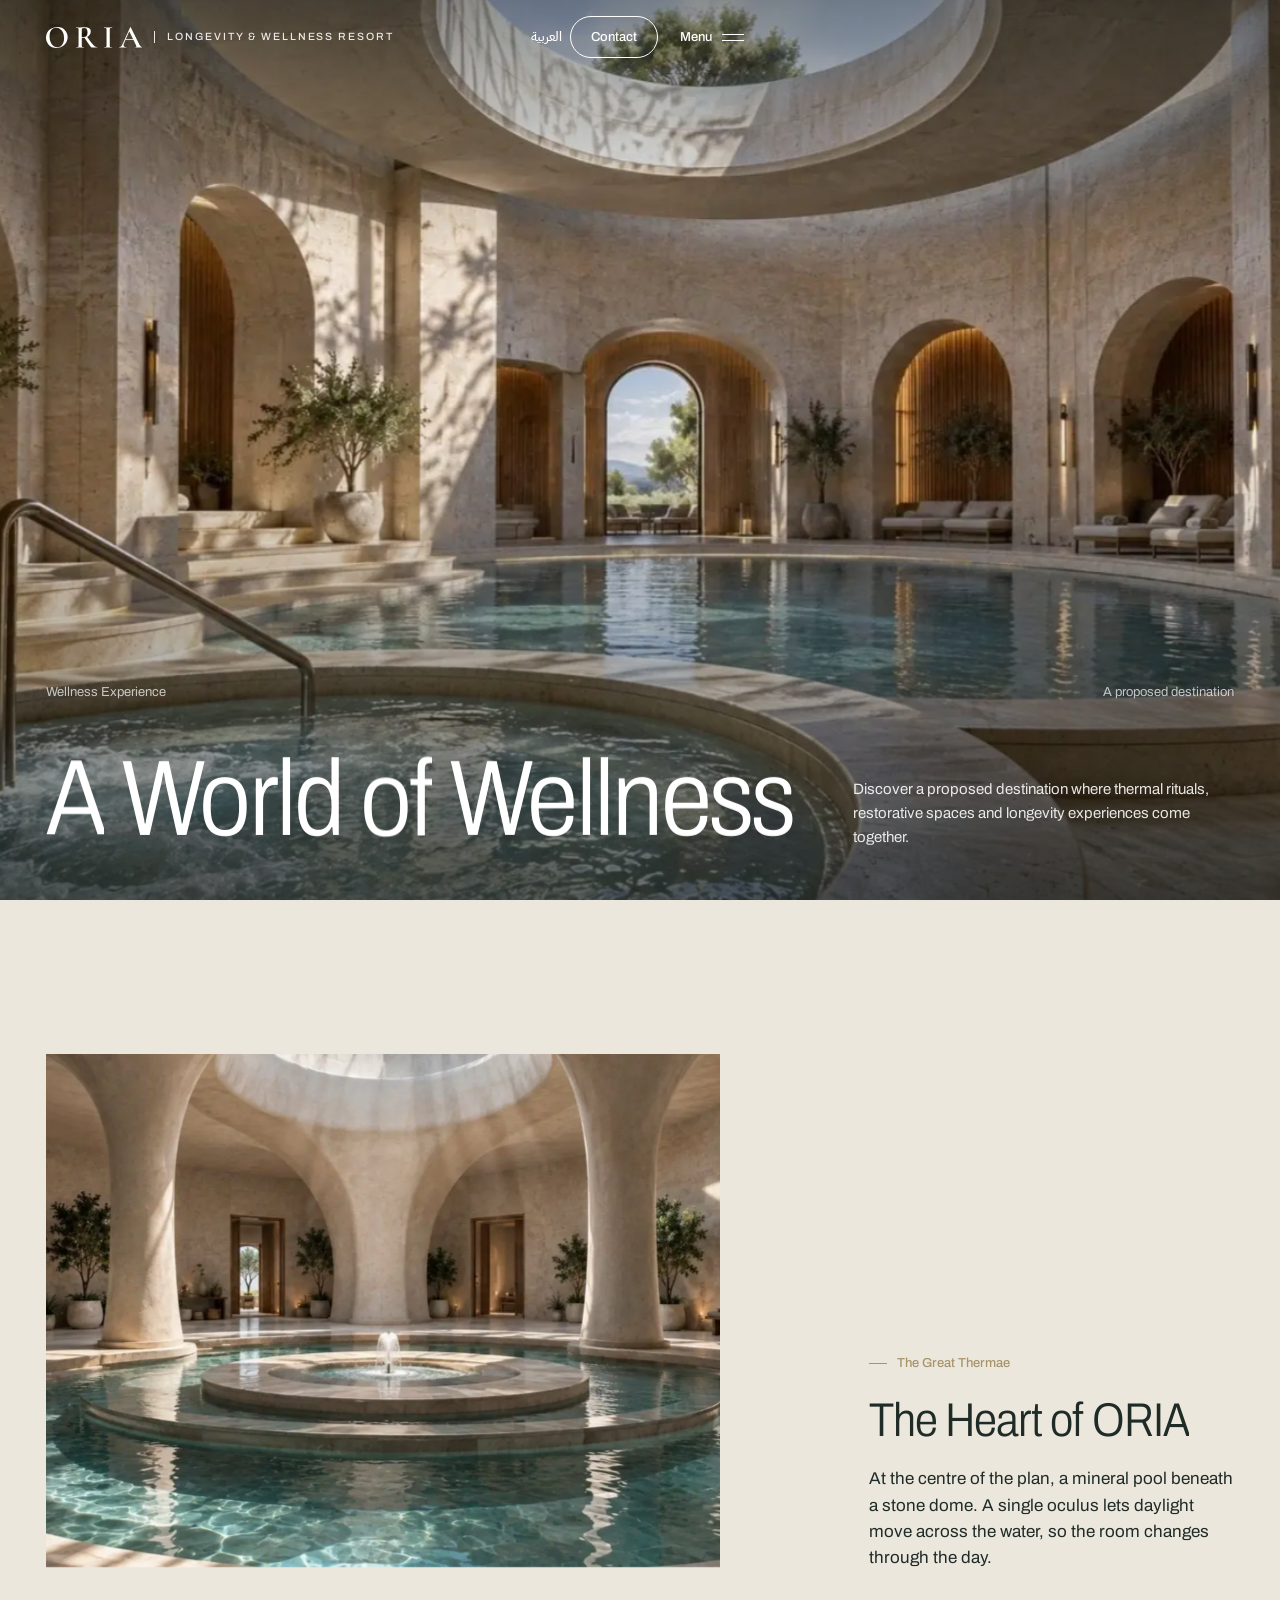
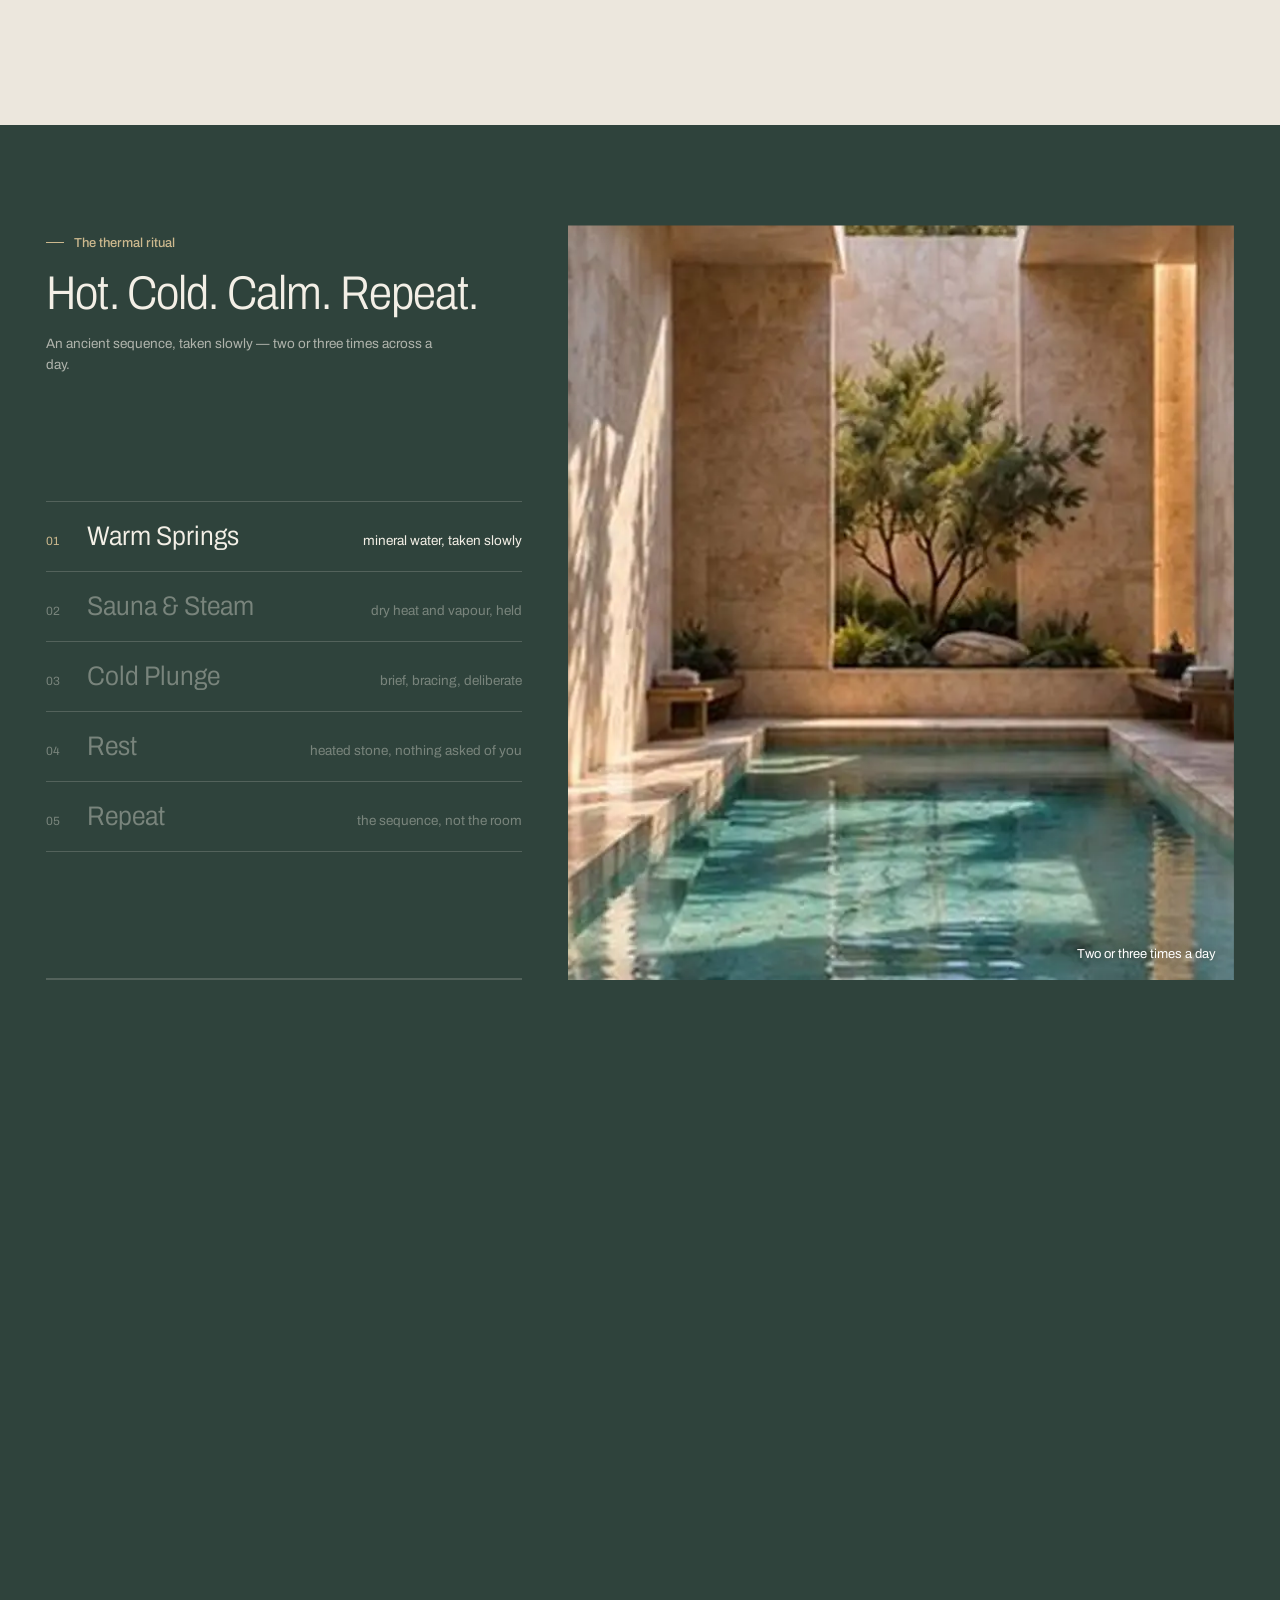
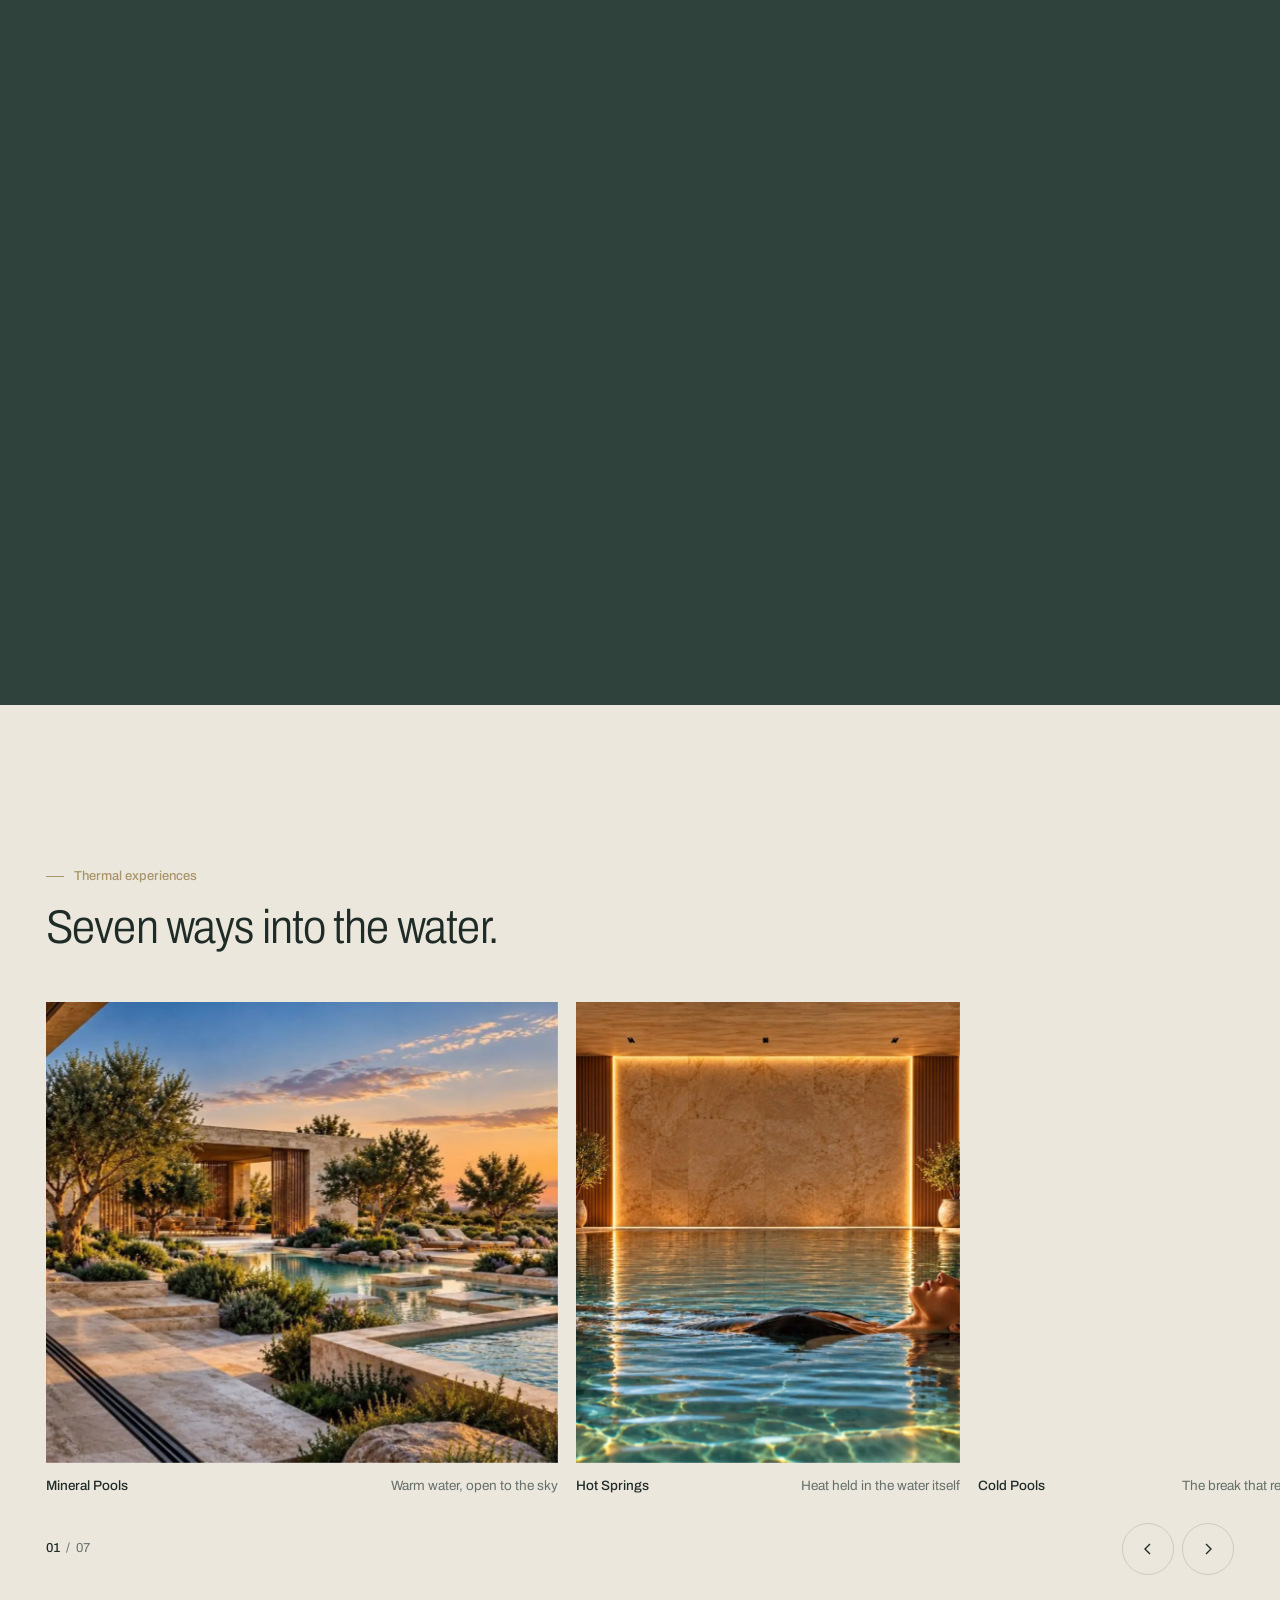
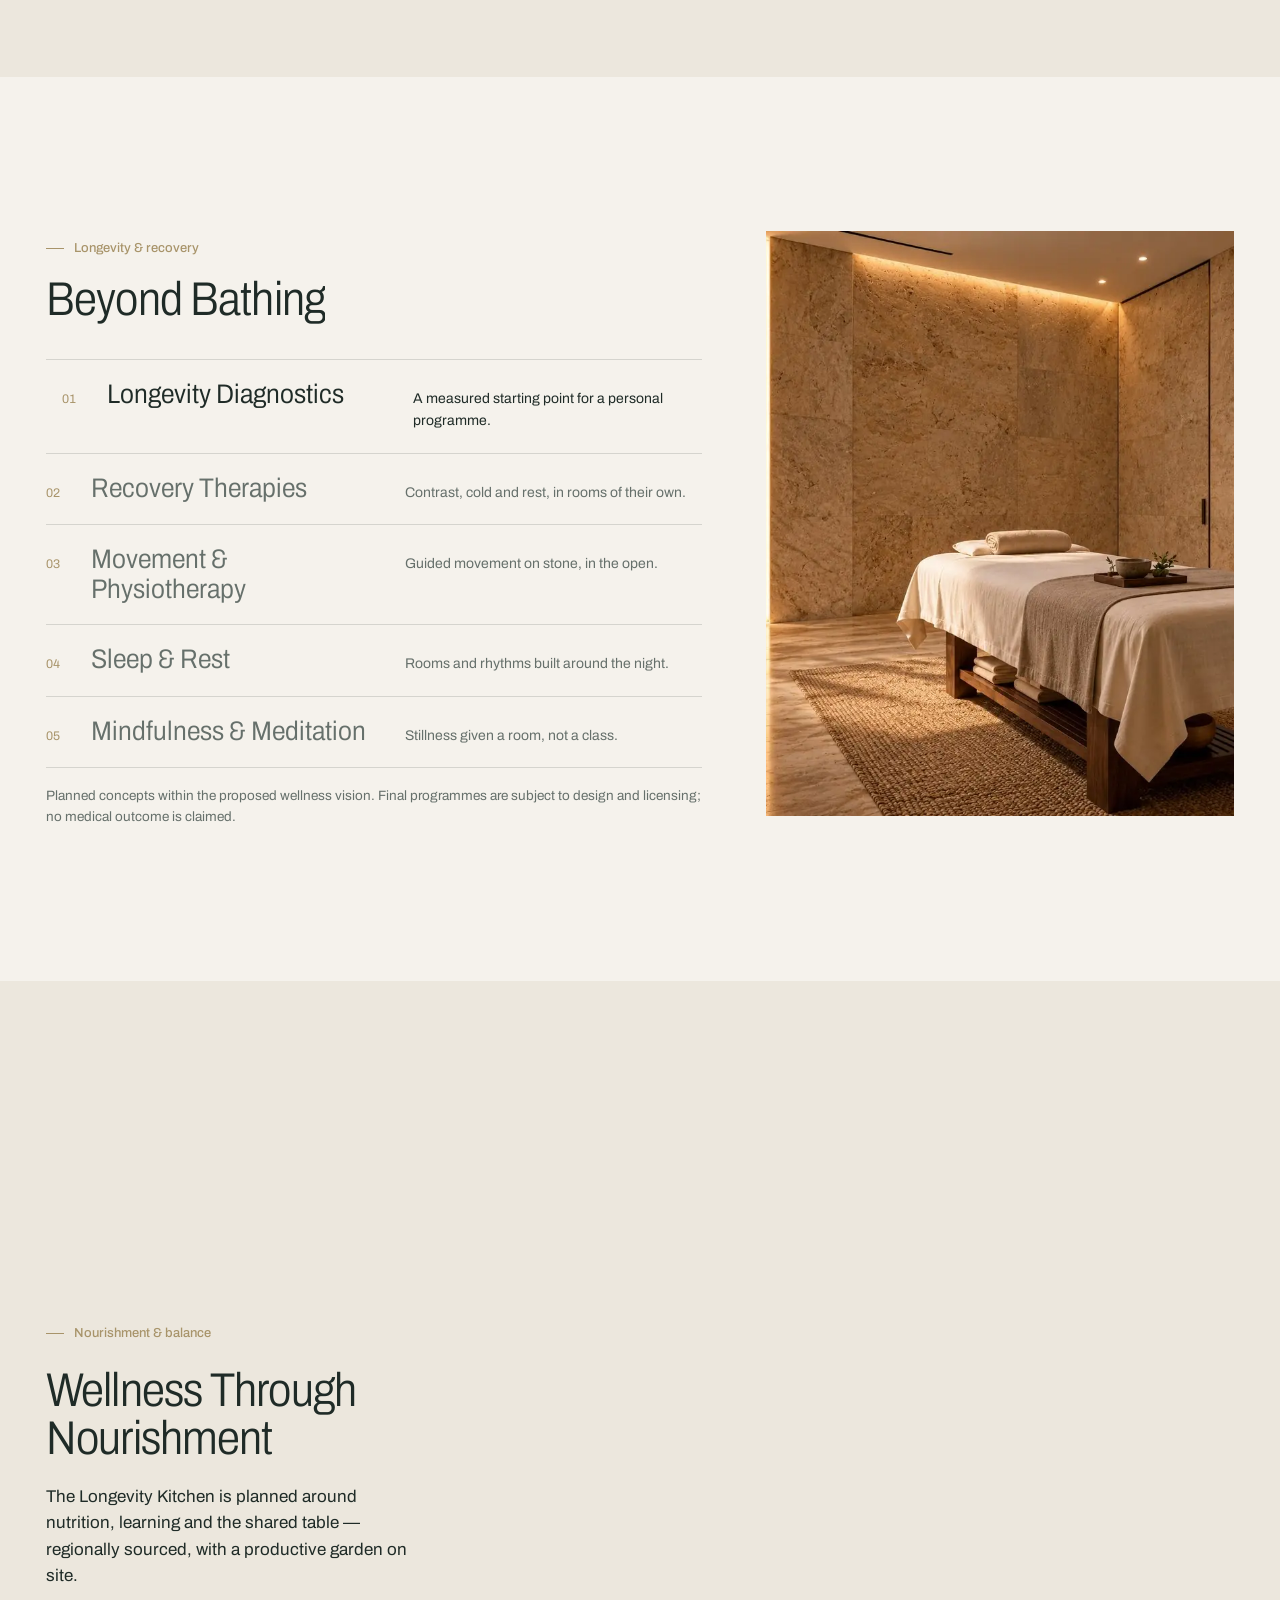
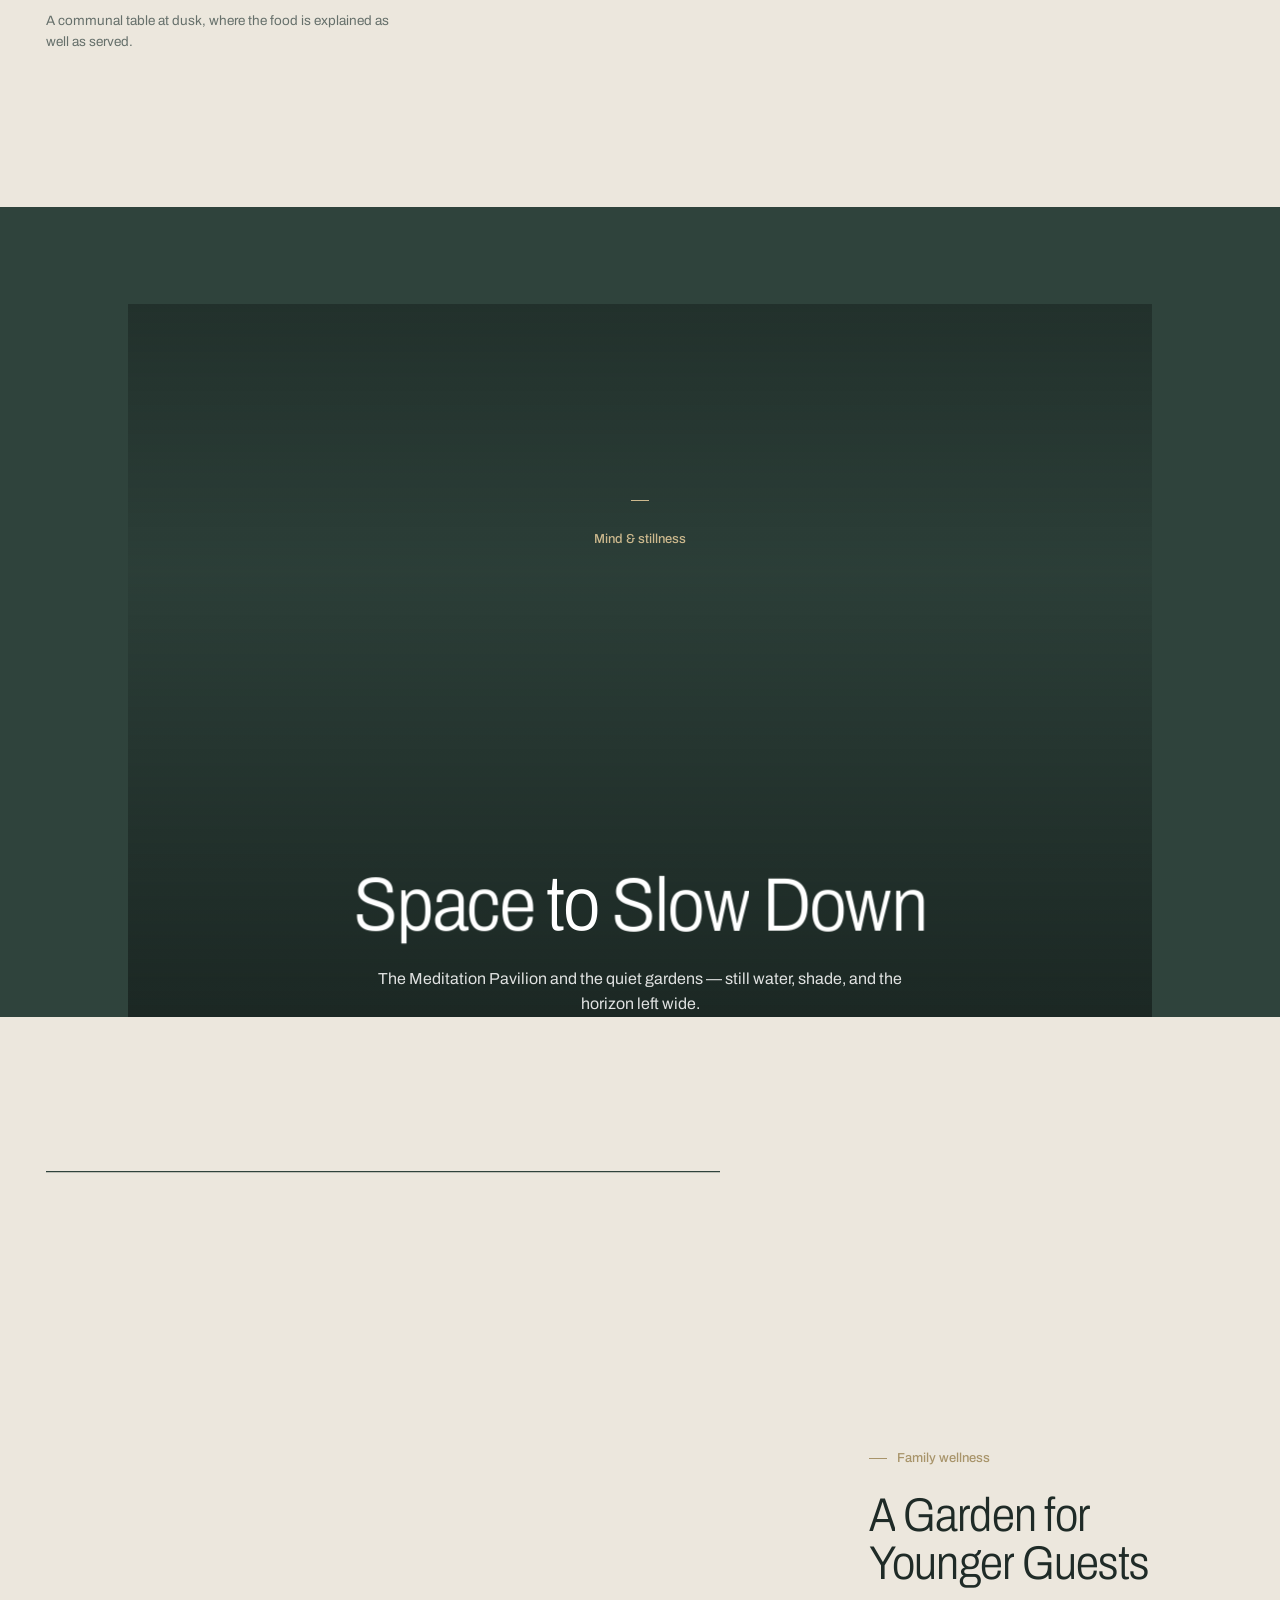
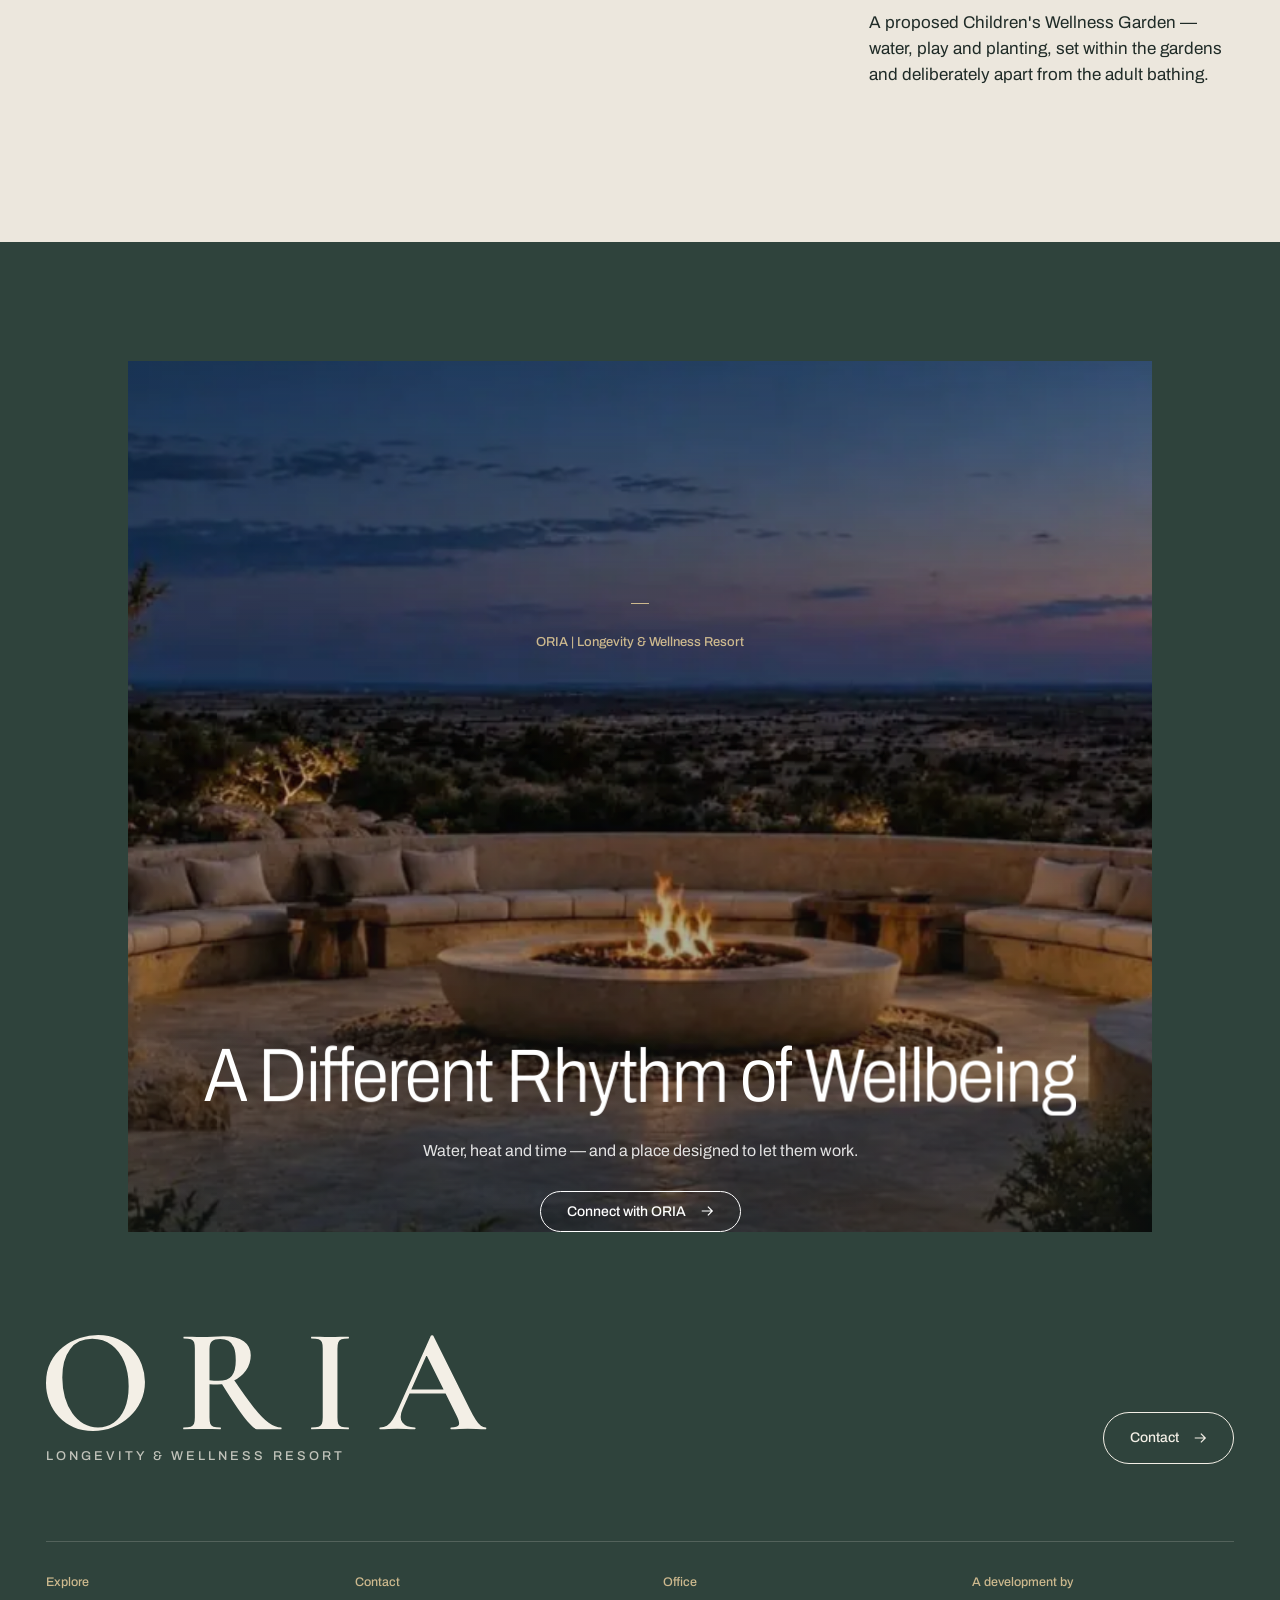
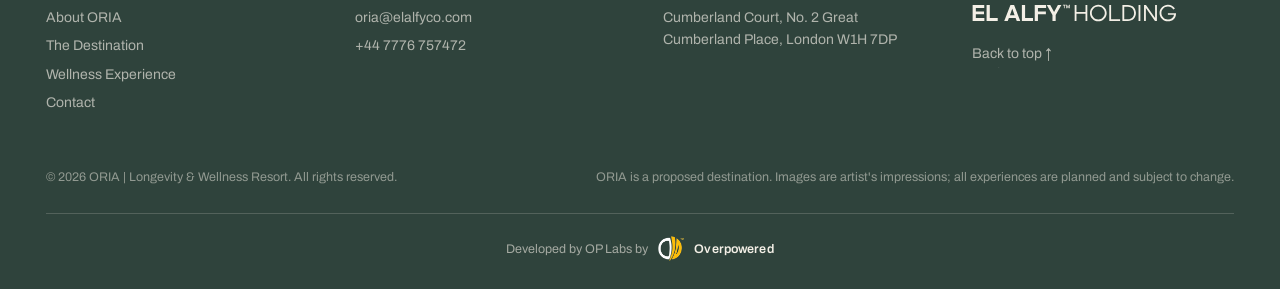
<file: wellness.html>
<!DOCTYPE html>
<html lang="en">
<head>
<meta name="robots" content="noindex,nofollow,noarchive">
<meta charset="utf-8">
<meta name="viewport" content="width=device-width, initial-scale=1, viewport-fit=cover">
<script>(function(){var L="en";try{var q=(location.search.match(/[?&]lang=(ar|en)/)||[])[1];L=q||localStorage.getItem("oria-lang")||"en";if(q)localStorage.setItem("oria-lang",q);}catch(e){}window.ORIA_LANG=L;if(L==="ar"){document.documentElement.lang="ar";document.documentElement.dir="rtl";}})();</script>
<title>Wellness Experience — ORIA | Longevity &amp; Wellness Resort</title>
<meta name="description" content="ORIA | Longevity &amp; Wellness Resort — a proposed destination for thermal bathing, longevity and restorative living on Egypt's North Coast. A development by El Alfy Holding.">
<link rel="preconnect" href="https://fonts.googleapis.com">
<link rel="preconnect" href="https://fonts.gstatic.com" crossorigin>
<link href="https://fonts.googleapis.com/css2?family=Archivo:wdth,wght@62..125,100..900&family=IBM+Plex+Sans+Arabic:wght@200;300;400;500;600&display=swap" rel="stylesheet">
<link rel="stylesheet" href="style.css">
</head>
<body>
<svg width="0" height="0" style="position:absolute" aria-hidden="true"><defs><symbol id="lg-star" viewBox="158 54 1683 1325"><path fill="currentColor" fill-rule="evenodd" d="M1010.0,1348.8C1011.6,1337.1 1013.9,1322.8 1015.1,1317.0C1016.2,1311.2 1018.0,1302.5 1018.9,1297.5C1022.5,1279.6 1029.4,1254.7 1036.1,1235.5C1047.2,1203.8 1051.3,1193.7 1063.5,1168.4C1117.5,1056.7 1205.9,960.7 1319.7,890.3C1323.4,887.9 1330.5,883.5 1335.5,880.3C1354.4,868.4 1411.8,839.1 1449.8,822.0C1481.5,807.8 1540.3,788.2 1584.5,777.1C1606.2,771.6 1639.1,764.5 1649.5,763.0C1653.9,762.4 1660.9,761.0 1665.0,760.0C1669.1,759.0 1675.2,757.9 1678.5,757.5C1681.8,757.2 1690.8,755.8 1698.5,754.5C1706.2,753.2 1719.2,751.4 1727.5,750.6C1735.8,749.8 1745.0,748.6 1748.0,748.0C1751.0,747.4 1762.5,746.3 1773.5,745.5C1822.1,741.9 1834.0,740.4 1835.5,738.0C1836.6,736.2 1828.2,735.2 1800.0,733.5C1784.3,732.6 1771.2,731.6 1770.9,731.5C1770.6,731.3 1760.3,730.2 1748.0,729.0C1735.7,727.8 1723.5,726.5 1720.8,726.0C1718.1,725.4 1709.0,724.1 1700.7,723.1C1692.3,722.0 1682.1,720.4 1678.0,719.5C1673.9,718.6 1667.1,717.5 1663.0,716.9C1658.9,716.4 1650.3,714.8 1644.0,713.5C1637.7,712.1 1626.9,709.9 1620.0,708.5C1599.3,704.2 1580.5,699.6 1559.0,693.5C1485.5,672.6 1454.2,660.9 1392.0,630.8C1304.9,588.6 1214.9,522.3 1165.7,464.0C1158.5,455.5 1149.6,445.1 1146.0,441.0C1112.2,402.3 1071.0,331.4 1053.6,282.0C1051.7,276.8 1049.2,270.0 1048.0,267.0C1042.1,252.5 1030.6,213.9 1026.8,196.0C1026.3,193.5 1024.3,184.3 1022.5,175.5C1016.1,145.2 1011.2,109.4 1009.5,81.0C1008.6,66.6 1006.6,58.1 1004.4,60.2C1003.4,61.2 1001.9,72.1 1001.0,85.3C998.7,116.4 994.5,145.3 987.4,179.0C986.0,185.3 984.4,193.4 983.6,197.0C974.6,241.0 951.3,305.0 930.1,343.8C911.1,378.4 881.6,421.5 858.0,449.0C837.0,473.4 793.0,517.5 780.7,526.3C777.5,528.6 768.5,535.2 760.7,541.0C730.5,563.4 700.7,583.7 679.5,596.4C647.5,615.5 624.8,627.6 600.0,638.8C568.9,652.9 545.3,662.7 523.5,670.5C518.0,672.5 509.9,675.4 505.5,677.0C475.2,687.9 416.3,703.8 386.5,709.1C380.4,710.1 371.2,711.9 366.0,713.1C323.7,722.2 248.2,731.4 198.5,733.5C185.3,734.1 171.8,735.5 167.6,736.7C161.5,738.5 178.2,741.3 204.0,743.0C239.4,745.2 250.8,746.1 264.5,748.1C272.2,749.2 282.6,750.5 287.5,751.1C303.7,753.0 337.9,758.3 364.0,763.0C381.2,766.1 435.3,779.3 464.0,787.4C488.2,794.2 527.7,808.6 555.5,820.7C563.8,824.3 573.4,828.5 577.0,830.0C584.2,833.0 638.6,860.3 646.5,864.8C649.2,866.4 655.1,869.7 659.5,872.2C686.2,887.0 746.6,928.3 769.5,947.4C804.9,976.9 843.5,1015.7 871.4,1050.0C915.9,1104.6 958.2,1180.5 974.3,1234.5C983.0,1263.7 988.6,1284.7 990.4,1295.0C991.3,1299.7 993.1,1308.9 994.4,1315.5C995.8,1322.1 997.8,1334.5 999.0,1343.0C1002.3,1368.0 1004.1,1375.3 1006.1,1371.7C1006.6,1370.9 1008.4,1360.6 1010.0,1348.8ZM989.0,1020.0C981.0,1019.6 970.9,1018.7 966.5,1018.2C962.1,1017.6 954.7,1016.6 950.0,1016.0C939.8,1014.6 912.9,1008.7 907.4,1006.6C905.3,1005.8 901.5,1004.6 899.0,1004.0C894.9,1002.9 883.8,998.8 871.5,993.8C814.2,970.4 762.2,924.6 733.0,872.0C718.4,845.8 706.3,808.5 701.9,776.5C700.4,765.9 700.4,722.1 701.8,709.2C705.1,680.3 716.9,641.0 729.7,616.5C749.7,578.3 786.6,537.2 821.0,514.8C853.8,493.5 896.3,474.8 924.0,469.5C927.6,468.8 935.0,467.3 940.5,466.2C981.7,457.5 1038.2,458.1 1077.0,467.6C1111.1,475.9 1140.1,486.8 1166.5,501.3C1209.5,524.8 1244.1,559.2 1271.4,605.5C1278.6,617.6 1293.7,651.7 1295.9,660.8C1296.4,662.8 1297.8,668.1 1298.9,672.5C1301.7,682.9 1304.6,703.4 1306.1,724.1C1309.7,773.2 1298.7,826.0 1275.8,869.0C1238.2,939.6 1182.1,984.1 1100.5,1007.9C1079.1,1014.1 1024.9,1021.6 1007.0,1020.8C1005.1,1020.8 997.0,1020.4 989.0,1020.0Z"/></symbol><symbol id="lg-letters" viewBox="47 1411 1949 345"><path fill="currentColor" fill-rule="evenodd" d="M277.7,1750.6C283.6,1749.8 291.6,1748.8 295.5,1748.5C299.4,1748.1 304.3,1747.2 306.5,1746.4C308.7,1745.7 313.4,1744.4 317.0,1743.6C369.1,1731.4 415.7,1695.3 437.5,1650.5C450.9,1623.0 454.3,1601.7 451.0,1566.5C448.8,1543.0 435.0,1513.6 416.1,1492.2C384.8,1456.7 344.2,1435.3 292.9,1427.4C212.4,1415.0 138.0,1441.0 92.3,1497.5C57.1,1541.0 50.7,1606.8 76.8,1655.3C105.4,1708.3 159.9,1742.7 226.6,1749.5C234.8,1750.4 241.9,1751.2 242.5,1751.5C245.0,1752.4 268.0,1751.9 277.7,1750.6ZM748.1,1743.1L750.5,1741.2L750.8,1596.3C751.0,1461.7 751.1,1451.4 752.7,1450.2C755.3,1448.3 848.3,1448.5 860.6,1450.5C873.0,1452.5 886.5,1456.2 892.5,1459.3C915.9,1471.1 927.9,1492.1 926.7,1519.0C925.4,1551.1 907.3,1572.2 873.7,1581.0C863.7,1583.6 859.8,1584.1 840.4,1584.9C828.4,1585.4 817.1,1585.6 815.5,1585.3C811.9,1584.8 807.2,1586.4 806.4,1588.5C805.2,1591.5 807.2,1594.7 816.6,1605.0C828.2,1617.7 851.9,1645.0 865.5,1661.5C870.9,1668.1 882.2,1681.3 890.5,1690.9C912.6,1716.5 923.5,1729.4 928.6,1736.1C935.5,1745.1 935.0,1745.0 963.8,1745.0C987.1,1745.0 988.8,1744.9 990.4,1743.1C993.0,1740.2 991.7,1737.5 984.1,1729.5C980.4,1725.7 974.0,1718.5 969.9,1713.5C965.9,1708.5 958.7,1700.2 953.9,1695.0C949.2,1689.8 934.2,1672.5 920.5,1656.5C888.0,1618.4 879.8,1609.1 876.1,1605.6C874.4,1603.9 873.0,1601.8 873.0,1600.8C873.0,1598.8 872.2,1599.0 892.3,1595.5C939.4,1587.4 967.9,1564.7 975.0,1529.9C983.6,1487.9 958.6,1453.2 909.5,1439.0C885.0,1432.0 870.1,1431.0 782.2,1431.0C705.3,1431.0 705.4,1431.0 703.6,1435.7C703.2,1436.6 702.9,1505.4 702.9,1588.5L703.0,1739.5L706.0,1742.2L709.0,1745.0L727.4,1745.0C744.0,1745.0 746.0,1744.8 748.1,1743.1ZM1297.1,1743.6C1301.1,1741.9 1301.1,1742.7 1301.7,1589.6C1302.4,1432.6 1302.4,1435.5 1297.7,1433.2C1295.5,1432.1 1280.8,1431.4 1266.7,1431.8C1259.9,1432.0 1258.6,1432.3 1256.5,1434.5L1254.0,1436.9L1254.0,1588.0C1254.0,1693.0 1254.3,1739.7 1255.1,1741.1C1255.7,1742.2 1257.0,1743.4 1258.2,1743.9C1260.6,1744.8 1294.9,1744.5 1297.1,1743.6ZM1989.6,1742.8C1992.1,1740.3 1991.0,1737.8 1981.0,1724.0C1976.0,1717.1 1968.9,1707.2 1965.1,1702.0C1961.4,1696.8 1954.6,1687.3 1950.0,1681.0C1945.4,1674.7 1936.2,1661.6 1929.5,1652.0C1909.2,1622.6 1896.2,1604.3 1882.0,1585.0C1874.5,1574.8 1866.3,1563.6 1863.8,1560.0C1853.9,1545.8 1837.1,1521.6 1829.0,1509.9C1824.3,1503.2 1817.1,1493.1 1813.0,1487.6C1808.9,1482.0 1799.4,1469.0 1792.0,1458.6C1767.7,1424.4 1769.0,1424.6 1748.5,1453.0C1737.1,1468.8 1737.4,1468.3 1710.9,1504.0C1699.6,1519.1 1688.7,1534.0 1686.5,1537.0C1684.3,1540.0 1672.7,1555.8 1660.5,1572.0C1648.4,1588.3 1636.8,1604.0 1634.8,1607.0C1632.8,1610.0 1626.2,1618.6 1620.3,1626.0C1614.4,1633.5 1606.7,1643.6 1603.3,1648.5C1589.0,1669.0 1565.0,1701.6 1544.1,1728.9C1536.1,1739.3 1536.1,1739.1 1539.0,1742.0C1541.7,1744.7 1557.3,1744.9 1560.7,1742.2C1561.9,1741.3 1568.0,1733.5 1574.2,1725.0C1580.4,1716.5 1588.4,1705.5 1592.0,1700.6C1595.6,1695.7 1603.7,1684.9 1610.0,1676.6C1616.3,1668.3 1624.4,1657.5 1628.0,1652.5C1631.5,1647.5 1639.8,1636.1 1646.5,1627.0C1660.0,1608.8 1678.5,1583.3 1687.0,1571.5C1690.0,1567.3 1699.9,1553.8 1709.0,1541.6C1718.1,1529.4 1729.8,1513.6 1735.1,1506.4C1745.9,1492.0 1747.1,1490.7 1749.4,1491.6C1751.0,1492.2 1759.7,1503.9 1772.5,1522.5C1776.3,1528.0 1783.8,1538.4 1789.1,1545.6C1794.4,1552.8 1803.6,1565.8 1809.6,1574.6C1815.5,1583.3 1824.9,1596.8 1830.5,1604.5C1836.0,1612.2 1846.2,1626.6 1853.0,1636.5C1859.8,1646.4 1868.3,1658.5 1871.9,1663.5C1875.5,1668.5 1881.4,1676.8 1885.0,1682.0C1910.2,1718.1 1927.3,1741.2 1930.5,1743.2C1934.8,1745.8 1986.9,1745.5 1989.6,1742.8ZM230.0,1733.0C228.1,1732.6 221.4,1731.1 215.2,1729.6C177.5,1721.0 139.6,1690.5 122.0,1654.5C106.4,1622.7 102.8,1575.2 113.3,1541.5C126.4,1499.7 154.6,1468.9 194.6,1452.7C199.7,1450.7 204.2,1449.0 204.8,1449.0C205.3,1449.0 208.6,1448.1 212.1,1446.9C227.0,1442.2 264.5,1440.0 282.5,1442.9C304.6,1446.5 329.7,1457.0 347.5,1470.2C392.7,1503.7 412.0,1556.2 401.6,1617.5C396.2,1649.2 384.6,1671.4 362.3,1693.1C341.4,1713.4 320.7,1724.5 292.5,1730.6C281.8,1733.0 278.0,1733.3 257.0,1733.6C244.1,1733.7 231.9,1733.5 230.0,1733.0Z"/></symbol><symbol id="lg-full" viewBox="47 54 1949 1702"><path fill="currentColor" fill-rule="evenodd" d="M277.7,1750.6C283.6,1749.8 291.6,1748.8 295.5,1748.5C299.4,1748.1 304.3,1747.2 306.5,1746.4C308.7,1745.7 313.4,1744.4 317.0,1743.6C369.1,1731.4 415.7,1695.3 437.5,1650.5C450.9,1623.0 454.3,1601.7 451.0,1566.5C448.8,1543.0 435.0,1513.6 416.1,1492.2C384.8,1456.7 344.2,1435.3 292.9,1427.4C212.4,1415.0 138.0,1441.0 92.3,1497.5C57.1,1541.0 50.7,1606.8 76.8,1655.3C105.4,1708.3 159.9,1742.7 226.6,1749.5C234.8,1750.4 241.9,1751.2 242.5,1751.5C245.0,1752.4 268.0,1751.9 277.7,1750.6ZM748.1,1743.1L750.5,1741.2L750.8,1596.3C751.0,1461.7 751.1,1451.4 752.7,1450.2C755.3,1448.3 848.3,1448.5 860.6,1450.5C873.0,1452.5 886.5,1456.2 892.5,1459.3C915.9,1471.1 927.9,1492.1 926.7,1519.0C925.4,1551.1 907.3,1572.2 873.7,1581.0C863.7,1583.6 859.8,1584.1 840.4,1584.9C828.4,1585.4 817.1,1585.6 815.5,1585.3C811.9,1584.8 807.2,1586.4 806.4,1588.5C805.2,1591.5 807.2,1594.7 816.6,1605.0C828.2,1617.7 851.9,1645.0 865.5,1661.5C870.9,1668.1 882.2,1681.3 890.5,1690.9C912.6,1716.5 923.5,1729.4 928.6,1736.1C935.5,1745.1 935.0,1745.0 963.8,1745.0C987.1,1745.0 988.8,1744.9 990.4,1743.1C993.0,1740.2 991.7,1737.5 984.1,1729.5C980.4,1725.7 974.0,1718.5 969.9,1713.5C965.9,1708.5 958.7,1700.2 953.9,1695.0C949.2,1689.8 934.2,1672.5 920.5,1656.5C888.0,1618.4 879.8,1609.1 876.1,1605.6C874.4,1603.9 873.0,1601.8 873.0,1600.8C873.0,1598.8 872.2,1599.0 892.3,1595.5C939.4,1587.4 967.9,1564.7 975.0,1529.9C983.6,1487.9 958.6,1453.2 909.5,1439.0C885.0,1432.0 870.1,1431.0 782.2,1431.0C705.3,1431.0 705.4,1431.0 703.6,1435.7C703.2,1436.6 702.9,1505.4 702.9,1588.5L703.0,1739.5L706.0,1742.2L709.0,1745.0L727.4,1745.0C744.0,1745.0 746.0,1744.8 748.1,1743.1ZM1297.1,1743.6C1301.1,1741.9 1301.1,1742.7 1301.7,1589.6C1302.4,1432.6 1302.4,1435.5 1297.7,1433.2C1295.5,1432.1 1280.8,1431.4 1266.7,1431.8C1259.9,1432.0 1258.6,1432.3 1256.5,1434.5L1254.0,1436.9L1254.0,1588.0C1254.0,1693.0 1254.3,1739.7 1255.1,1741.1C1255.7,1742.2 1257.0,1743.4 1258.2,1743.9C1260.6,1744.8 1294.9,1744.5 1297.1,1743.6ZM1989.6,1742.8C1992.1,1740.3 1991.0,1737.8 1981.0,1724.0C1976.0,1717.1 1968.9,1707.2 1965.1,1702.0C1961.4,1696.8 1954.6,1687.3 1950.0,1681.0C1945.4,1674.7 1936.2,1661.6 1929.5,1652.0C1909.2,1622.6 1896.2,1604.3 1882.0,1585.0C1874.5,1574.8 1866.3,1563.6 1863.8,1560.0C1853.9,1545.8 1837.1,1521.6 1829.0,1509.9C1824.3,1503.2 1817.1,1493.1 1813.0,1487.6C1808.9,1482.0 1799.4,1469.0 1792.0,1458.6C1767.7,1424.4 1769.0,1424.6 1748.5,1453.0C1737.1,1468.8 1737.4,1468.3 1710.9,1504.0C1699.6,1519.1 1688.7,1534.0 1686.5,1537.0C1684.3,1540.0 1672.7,1555.8 1660.5,1572.0C1648.4,1588.3 1636.8,1604.0 1634.8,1607.0C1632.8,1610.0 1626.2,1618.6 1620.3,1626.0C1614.4,1633.5 1606.7,1643.6 1603.3,1648.5C1589.0,1669.0 1565.0,1701.6 1544.1,1728.9C1536.1,1739.3 1536.1,1739.1 1539.0,1742.0C1541.7,1744.7 1557.3,1744.9 1560.7,1742.2C1561.9,1741.3 1568.0,1733.5 1574.2,1725.0C1580.4,1716.5 1588.4,1705.5 1592.0,1700.6C1595.6,1695.7 1603.7,1684.9 1610.0,1676.6C1616.3,1668.3 1624.4,1657.5 1628.0,1652.5C1631.5,1647.5 1639.8,1636.1 1646.5,1627.0C1660.0,1608.8 1678.5,1583.3 1687.0,1571.5C1690.0,1567.3 1699.9,1553.8 1709.0,1541.6C1718.1,1529.4 1729.8,1513.6 1735.1,1506.4C1745.9,1492.0 1747.1,1490.7 1749.4,1491.6C1751.0,1492.2 1759.7,1503.9 1772.5,1522.5C1776.3,1528.0 1783.8,1538.4 1789.1,1545.6C1794.4,1552.8 1803.6,1565.8 1809.6,1574.6C1815.5,1583.3 1824.9,1596.8 1830.5,1604.5C1836.0,1612.2 1846.2,1626.6 1853.0,1636.5C1859.8,1646.4 1868.3,1658.5 1871.9,1663.5C1875.5,1668.5 1881.4,1676.8 1885.0,1682.0C1910.2,1718.1 1927.3,1741.2 1930.5,1743.2C1934.8,1745.8 1986.9,1745.5 1989.6,1742.8ZM230.0,1733.0C228.1,1732.6 221.4,1731.1 215.2,1729.6C177.5,1721.0 139.6,1690.5 122.0,1654.5C106.4,1622.7 102.8,1575.2 113.3,1541.5C126.4,1499.7 154.6,1468.9 194.6,1452.7C199.7,1450.7 204.2,1449.0 204.8,1449.0C205.3,1449.0 208.6,1448.1 212.1,1446.9C227.0,1442.2 264.5,1440.0 282.5,1442.9C304.6,1446.5 329.7,1457.0 347.5,1470.2C392.7,1503.7 412.0,1556.2 401.6,1617.5C396.2,1649.2 384.6,1671.4 362.3,1693.1C341.4,1713.4 320.7,1724.5 292.5,1730.6C281.8,1733.0 278.0,1733.3 257.0,1733.6C244.1,1733.7 231.9,1733.5 230.0,1733.0ZM1010.0,1348.8C1011.6,1337.1 1013.9,1322.8 1015.1,1317.0C1016.2,1311.2 1018.0,1302.5 1018.9,1297.5C1022.5,1279.6 1029.4,1254.7 1036.1,1235.5C1047.2,1203.8 1051.3,1193.7 1063.5,1168.4C1117.5,1056.7 1205.9,960.7 1319.7,890.3C1323.4,887.9 1330.5,883.5 1335.5,880.3C1354.4,868.4 1411.8,839.1 1449.8,822.0C1481.5,807.8 1540.3,788.2 1584.5,777.1C1606.2,771.6 1639.1,764.5 1649.5,763.0C1653.9,762.4 1660.9,761.0 1665.0,760.0C1669.1,759.0 1675.2,757.9 1678.5,757.5C1681.8,757.2 1690.8,755.8 1698.5,754.5C1706.2,753.2 1719.2,751.4 1727.5,750.6C1735.8,749.8 1745.0,748.6 1748.0,748.0C1751.0,747.4 1762.5,746.3 1773.5,745.5C1822.1,741.9 1834.0,740.4 1835.5,738.0C1836.6,736.2 1828.2,735.2 1800.0,733.5C1784.3,732.6 1771.2,731.6 1770.9,731.5C1770.6,731.3 1760.3,730.2 1748.0,729.0C1735.7,727.8 1723.5,726.5 1720.8,726.0C1718.1,725.4 1709.0,724.1 1700.7,723.1C1692.3,722.0 1682.1,720.4 1678.0,719.5C1673.9,718.6 1667.1,717.5 1663.0,716.9C1658.9,716.4 1650.3,714.8 1644.0,713.5C1637.7,712.1 1626.9,709.9 1620.0,708.5C1599.3,704.2 1580.5,699.6 1559.0,693.5C1485.5,672.6 1454.2,660.9 1392.0,630.8C1304.9,588.6 1214.9,522.3 1165.7,464.0C1158.5,455.5 1149.6,445.1 1146.0,441.0C1112.2,402.3 1071.0,331.4 1053.6,282.0C1051.7,276.8 1049.2,270.0 1048.0,267.0C1042.1,252.5 1030.6,213.9 1026.8,196.0C1026.3,193.5 1024.3,184.3 1022.5,175.5C1016.1,145.2 1011.2,109.4 1009.5,81.0C1008.6,66.6 1006.6,58.1 1004.4,60.2C1003.4,61.2 1001.9,72.1 1001.0,85.3C998.7,116.4 994.5,145.3 987.4,179.0C986.0,185.3 984.4,193.4 983.6,197.0C974.6,241.0 951.3,305.0 930.1,343.8C911.1,378.4 881.6,421.5 858.0,449.0C837.0,473.4 793.0,517.5 780.7,526.3C777.5,528.6 768.5,535.2 760.7,541.0C730.5,563.4 700.7,583.7 679.5,596.4C647.5,615.5 624.8,627.6 600.0,638.8C568.9,652.9 545.3,662.7 523.5,670.5C518.0,672.5 509.9,675.4 505.5,677.0C475.2,687.9 416.3,703.8 386.5,709.1C380.4,710.1 371.2,711.9 366.0,713.1C323.7,722.2 248.2,731.4 198.5,733.5C185.3,734.1 171.8,735.5 167.6,736.7C161.5,738.5 178.2,741.3 204.0,743.0C239.4,745.2 250.8,746.1 264.5,748.1C272.2,749.2 282.6,750.5 287.5,751.1C303.7,753.0 337.9,758.3 364.0,763.0C381.2,766.1 435.3,779.3 464.0,787.4C488.2,794.2 527.7,808.6 555.5,820.7C563.8,824.3 573.4,828.5 577.0,830.0C584.2,833.0 638.6,860.3 646.5,864.8C649.2,866.4 655.1,869.7 659.5,872.2C686.2,887.0 746.6,928.3 769.5,947.4C804.9,976.9 843.5,1015.7 871.4,1050.0C915.9,1104.6 958.2,1180.5 974.3,1234.5C983.0,1263.7 988.6,1284.7 990.4,1295.0C991.3,1299.7 993.1,1308.9 994.4,1315.5C995.8,1322.1 997.8,1334.5 999.0,1343.0C1002.3,1368.0 1004.1,1375.3 1006.1,1371.7C1006.6,1370.9 1008.4,1360.6 1010.0,1348.8ZM989.0,1020.0C981.0,1019.6 970.9,1018.7 966.5,1018.2C962.1,1017.6 954.7,1016.6 950.0,1016.0C939.8,1014.6 912.9,1008.7 907.4,1006.6C905.3,1005.8 901.5,1004.6 899.0,1004.0C894.9,1002.9 883.8,998.8 871.5,993.8C814.2,970.4 762.2,924.6 733.0,872.0C718.4,845.8 706.3,808.5 701.9,776.5C700.4,765.9 700.4,722.1 701.8,709.2C705.1,680.3 716.9,641.0 729.7,616.5C749.7,578.3 786.6,537.2 821.0,514.8C853.8,493.5 896.3,474.8 924.0,469.5C927.6,468.8 935.0,467.3 940.5,466.2C981.7,457.5 1038.2,458.1 1077.0,467.6C1111.1,475.9 1140.1,486.8 1166.5,501.3C1209.5,524.8 1244.1,559.2 1271.4,605.5C1278.6,617.6 1293.7,651.7 1295.9,660.8C1296.4,662.8 1297.8,668.1 1298.9,672.5C1301.7,682.9 1304.6,703.4 1306.1,724.1C1309.7,773.2 1298.7,826.0 1275.8,869.0C1238.2,939.6 1182.1,984.1 1100.5,1007.9C1079.1,1014.1 1024.9,1021.6 1007.0,1020.8C1005.1,1020.8 997.0,1020.4 989.0,1020.0Z"/></symbol>
<g>
<g id="eag-0-0">
<path d="M 81.671875 -18.453125 L 28.59375 -18.453125 L 28.59375 -41.4375 L 79.40625 -41.4375 L 79.40625 -59.4375 L 28.59375 -59.4375 L 28.59375 -81.0625 L 80.921875 -81.0625 L 80.921875 -99.515625 L 8.625 -99.515625 L 8.625 0 L 81.671875 0 Z M 81.671875 -18.453125 "/>
</g>
<g id="eag-0-1">
<path d="M 77.890625 -18.75 L 28.59375 -18.75 L 28.59375 -99.515625 L 8.625 -99.515625 L 8.625 0 L 77.890625 0 Z M 77.890625 -18.75 "/>
</g>
<g id="eag-0-2">
</g>
<g id="eag-0-3">
<path d="M 0.609375 0 L 22.390625 0 L 29.640625 -18.609375 L 71.390625 -18.609375 L 78.65625 0 L 100.4375 0 L 61.859375 -99.515625 L 39.171875 -99.515625 Z M 50.359375 -75.78125 L 50.671875 -75.78125 L 65.03125 -35.546875 L 36.15625 -35.546875 Z M 50.359375 -75.78125 "/>
</g>
<g id="eag-0-4">
<path d="M 28.59375 -41.4375 L 77.890625 -41.4375 L 77.890625 -59.4375 L 28.59375 -59.4375 L 28.59375 -81.0625 L 79.25 -81.0625 L 79.25 -99.515625 L 8.625 -99.515625 L 8.625 0 L 28.59375 0 Z M 28.59375 -41.4375 "/>
</g>
<g id="eag-0-5">
<path d="M 36.453125 0 L 56.421875 0 L 56.421875 -37.0625 L 91.953125 -99.515625 L 70.1875 -99.515625 L 46.4375 -55.8125 L 22.6875 -99.515625 L 1.0625 -99.515625 L 36.453125 -37.0625 Z M 36.453125 0 "/>
</g>
<g id="eag-1-0">
<path d="M 17.96875 -21.65625 L 0.453125 -21.65625 L 0.453125 -17.578125 L 7.046875 -17.578125 L 7.046875 0 L 11.390625 0 L 11.390625 -17.578125 L 17.96875 -17.578125 Z M 17.96875 -21.65625 "/>
</g>
<g id="eag-1-1">
<path d="M 1.609375 0 L 6.03125 0 L 6.6875 -7.375 L 7.078125 -14.953125 L 12.21875 -0.625 L 16.265625 -0.625 L 21.328125 -14.90625 L 21.40625 -14.71875 L 21.796875 -7.375 L 22.453125 0 L 26.859375 0 L 24.921875 -21.65625 L 20.1875 -21.65625 L 14.25 -6.453125 L 14.1875 -6.453125 L 8.265625 -21.65625 L 3.5625 -21.65625 Z M 1.609375 0 "/>
</g>
<g id="eag-2-0">
<path d="M 11.34375 0 L 22.6875 0 L 22.6875 -45.828125 L 78.796875 -45.828125 L 78.796875 0 L 90.140625 0 L 90.140625 -99.515625 L 78.796875 -99.515625 L 78.796875 -56.5625 L 22.6875 -56.5625 L 22.6875 -99.515625 L 11.34375 -99.515625 Z M 11.34375 0 "/>
</g>
<g id="eag-2-1">
<path d="M 5.4375 -49.609375 C 5.4375 -21.171875 28.890625 2.125 57.46875 2.125 C 86.0625 2.125 109.5 -21.171875 109.5 -49.609375 C 109.5 -78.34375 86.0625 -101.640625 57.46875 -101.640625 C 28.890625 -101.640625 5.4375 -78.34375 5.4375 -49.609375 Z M 16.78125 -49.609375 C 16.78125 -72.140625 35.09375 -90.296875 57.46875 -90.296875 C 79.703125 -90.296875 98.015625 -72.140625 98.015625 -49.609375 C 98.015625 -27.375 79.703125 -9.21875 57.46875 -9.21875 C 35.09375 -9.21875 16.78125 -27.375 16.78125 -49.609375 Z M 16.78125 -49.609375 "/>
</g>
<g id="eag-2-2">
<path d="M 78.796875 -10.734375 L 22.6875 -10.734375 L 22.6875 -99.515625 L 11.34375 -99.515625 L 11.34375 0 L 78.796875 0 Z M 78.796875 -10.734375 "/>
</g>
<g id="eag-2-3">
<path d="M 45.828125 -88.78125 C 69.875 -88.78125 84.09375 -70.9375 84.09375 -49.765625 C 84.09375 -28.59375 69.875 -10.734375 45.828125 -10.734375 L 22.6875 -10.734375 L 22.6875 -88.78125 Z M 45.828125 0 C 76.078125 0 95.59375 -22.390625 95.59375 -49.765625 C 95.59375 -77.140625 76.078125 -99.515625 45.828125 -99.515625 L 11.34375 -99.515625 L 11.34375 0 Z M 45.828125 0 "/>
</g>
<g id="eag-2-4">
<path d="M 22.6875 -99.515625 L 11.34375 -99.515625 L 11.34375 0 L 22.6875 0 Z M 22.6875 -99.515625 "/>
</g>
<g id="eag-2-5">
<path d="M 11.34375 0 L 22.6875 0 L 22.6875 -81.671875 L 79.40625 0 L 91.5 0 L 91.5 -99.515625 L 80.15625 -99.515625 L 80.15625 -18 L 23.4375 -99.515625 L 11.34375 -99.515625 Z M 11.34375 0 "/>
</g>
<g id="eag-2-6">
<path d="M 107.6875 -49 L 57.328125 -49 L 57.328125 -38.265625 L 95.59375 -38.265625 C 92.5625 -18.296875 76.53125 -9.21875 57.328125 -9.21875 C 34.9375 -9.21875 16.640625 -27.375 16.640625 -49.609375 C 16.640625 -72.140625 34.9375 -90.296875 57.328125 -90.296875 C 71.6875 -90.296875 84.25 -82.734375 91.5 -71.390625 L 101.03125 -77.59375 C 91.8125 -92.109375 75.625 -101.640625 57.328125 -101.640625 C 28.734375 -101.640625 5.296875 -78.34375 5.296875 -49.609375 C 5.296875 -21.171875 28.734375 2.125 57.328125 2.125 C 88.03125 2.125 106.9375 -17.390625 107.6875 -45.21875 Z M 107.6875 -49 "/>
</g>
</g>
<symbol id="ea-logo" viewBox="94 97 1274 112">
<g fill="currentColor" fill-opacity="1">
<use href="#eag-0-0" x="89.3237" y="202.7886"/>
<use href="#eag-0-1" x="176.145103" y="202.7886"/>
<use href="#eag-0-2" x="256.15995" y="202.7886"/>
<use href="#eag-0-3" x="293.97415" y="202.7886"/>
<use href="#eag-0-1" x="395.769977" y="202.7886"/>
<use href="#eag-0-4" x="475.784824" y="202.7886"/>
<use href="#eag-0-5" x="558.21978" y="202.7886"/>
</g>
<g fill="currentColor" fill-opacity="1">
<use href="#eag-1-0" x="659.1021" y="123.6934"/>
<use href="#eag-1-1" x="677.244546" y="123.6934"/>
</g>
<g fill="currentColor" fill-opacity="1">
<use href="#eag-2-0" x="721.4502" y="202.7891"/>
<use href="#eag-2-1" x="822.489742" y="202.7891"/>
<use href="#eag-2-2" x="936.839883" y="202.7891"/>
</g>
<g fill="currentColor" fill-opacity="1">
<use href="#eag-2-3" x="1018.518555" y="202.7891"/>
<use href="#eag-2-4" x="1118.95307" y="202.7891"/>
</g>
<g fill="currentColor" fill-opacity="1">
<use href="#eag-2-5" x="1153.137107" y="202.7891"/>
<use href="#eag-2-6" x="1255.689218" y="202.7891"/>
</g>
</symbol><symbol id="lg-word" viewBox="49 -636 2974 648"><path fill="currentColor" d="M366 12Q294 12 235.5 -13.5Q177 -39 135.5 -84.0Q94 -129 71.5 -187.5Q49 -246 49 -312Q49 -393 80.5 -454.0Q112 -515 164.0 -555.5Q216 -596 278.0 -616.0Q340 -636 401 -636Q475 -636 533.5 -609.5Q592 -583 633.0 -538.0Q674 -493 695.5 -436.0Q717 -379 717 -319Q717 -249 689.0 -189.0Q661 -129 612.5 -84.0Q564 -39 500.5 -13.5Q437 12 366 12ZM399.66009521484375 -11.89984130859375Q458.74053955078125 -11.89984130859375 505.6009521484375 -44.009857177734375Q552.4613647460938 -76.119873046875 579.7216186523438 -138.44992065429688Q606.9818725585938 -200.77996826171875 606.9818725585938 -290.22003173828125Q606.9818725585938 -382.880126953125 577.1116027832031 -454.9901428222656Q547.2413330078125 -527.1001586914062 492.160888671875 -568.6001586914062Q437.0804443359375 -610.1001586914062 360.5599365234375 -610.1001586914062Q264.05914306640625 -610.1001586914062 211.53863525390625 -540.4400634765625Q159.01812744140625 -470.77996826171875 159.01812744140625 -348.33990478515625Q159.01812744140625 -276.0 176.78823852539062 -214.5Q194.558349609375 -153.0 226.818603515625 -107.27996826171875Q259.078857421875 -61.5599365234375 303.1092224121094 -36.729888916015625Q347.13958740234375 -11.89984130859375 399.66009521484375 -11.89984130859375ZM1472.6009521484375 0.0Q1457.160888671875 0.0 1422.4507141113281 -37.830047607421875Q1387.7405395507812 -75.66009521484375 1338.9802856445312 -146.99014282226562Q1290.2200317382812 -218.3201904296875 1229.23974609375 -317.3201904296875L1311.558349609375 -342.45977783203125Q1392.8785400390625 -221.45977783203125 1450.1486511230469 -148.78982543945312Q1507.4187622070312 -76.119873046875 1551.8588256835938 -44.0599365234375Q1596.2988891601562 -12.0 1636.958984375 -12.0Q1639.1790161132812 -12.0 1639.1790161132812 -6.0Q1639.1790161132812 0.0 1636.958984375 0.0Q1572.4597778320312 0.0 1531.8702697753906 0.0Q1491.28076171875 0.0 1472.6009521484375 0.0ZM1247.4794921875 -628.0Q1336.1790161132812 -628.0 1383.69873046875 -593.7298889160156Q1431.2184448242188 -559.4597778320312 1431.2184448242188 -499.6798095703125Q1431.2184448242188 -442.0 1398.6585083007812 -397.0500793457031Q1366.0985717773438 -352.10015869140625 1314.5985717773438 -327.10015869140625Q1263.0985717773438 -302.10015869140625 1204.9984130859375 -302.10015869140625Q1192.0985717773438 -302.10015869140625 1178.1486511230469 -302.3201904296875Q1164.19873046875 -302.54022216796875 1152.6387939453125 -303.54022216796875V-81.0Q1152.6387939453125 -52.0 1157.8588256835938 -37.0Q1163.078857421875 -22.0 1179.0690002441406 -17.0Q1195.0591430664062 -12.0 1227.599365234375 -12.0Q1229.8193969726562 -12.0 1229.8193969726562 -6.0Q1229.8193969726562 0.0 1227.599365234375 0.0Q1202.0394287109375 0.0 1170.8095397949219 -1.0Q1139.5796508789062 -2.0 1102.23974609375 -2.0Q1067.119873046875 -2.0 1035.1699523925781 -1.0Q1003.2200317382812 0.0 977.6600952148438 0.0Q974.880126953125 0.0 974.880126953125 -6.0Q974.880126953125 -12.0 977.6600952148438 -12.0Q1010.2003173828125 -12.0 1026.1904602050781 -17.0Q1042.1806030273438 -22.0 1048.0106506347656 -37.0Q1053.8406982421875 -52.0 1053.8406982421875 -81.0V-544.0Q1053.8406982421875 -573.0 1048.5106506347656 -587.5Q1043.1806030273438 -602.0 1027.3004760742188 -607.5Q1011.4203491210938 -613.0 978.880126953125 -613.0Q976.6600952148438 -613.0 976.6600952148438 -619.0Q976.6600952148438 -625.0 978.880126953125 -625.0Q1004.2200317382812 -625.0 1035.6699523925781 -623.5Q1067.119873046875 -622.0 1102.23974609375 -622.0Q1134.7996826171875 -622.0 1174.6297302246094 -625.0Q1214.4597778320312 -628.0 1247.4794921875 -628.0ZM1329.9802856445312 -464.10015869140625Q1329.9802856445312 -522.0 1316.7701110839844 -553.2200317382812Q1303.5599365234375 -584.4400634765625 1280.0295715332031 -596.6001586914062Q1256.4992065429688 -608.76025390625 1225.318603515625 -608.76025390625Q1186.19873046875 -608.76025390625 1169.4187622070312 -594.2003173828125Q1152.6387939453125 -579.640380859375 1152.6387939453125 -542.0V-330.4400634765625Q1166.6387939453125 -328.66009521484375 1182.7488098144531 -327.66009521484375Q1198.8588256835938 -326.66009521484375 1211.078857421875 -326.66009521484375Q1276.0197143554688 -326.66009521484375 1303.0 -359.9302062988281Q1329.9802856445312 -393.2003173828125 1329.9802856445312 -464.10015869140625ZM2016.2988891601562 -81.0Q2016.2988891601562 -52.0 2021.5189208984375 -37.0Q2026.7389526367188 -22.0 2042.7290954589844 -17.0Q2058.71923828125 -12.0 2091.2594604492188 -12.0Q2094.0394287109375 -12.0 2094.0394287109375 -6.0Q2094.0394287109375 0.0 2091.2594604492188 0.0Q2065.4995320638022 0.0 2034.3729519314238 -1.0Q2003.2463717990452 -2.0 1965.6798095703125 -2.0Q1930.0171592975485 -2.0 1898.1369113264413 -1.0Q1866.256663355334 0.0 1840.3201904296875 0.0Q1838.1001586914062 0.0 1838.1001586914062 -6.0Q1838.1001586914062 -12.0 1840.632177734375 -12.0Q1872.7044189453125 -12.0 1889.1625427246095 -17.0Q1905.6206665039062 -22.0 1911.3406982421875 -37.0Q1917.0607299804688 -52.0 1917.0607299804688 -81.0V-544.0Q1917.0607299804688 -573.0 1911.518357679579 -587.5Q1905.9759853786893 -602.0 1889.34886847602 -607.5Q1872.7217515733507 -613.0 1840.3201904296875 -613.0Q1838.1001586914062 -613.0 1838.1001586914062 -619.0Q1838.1001586914062 -625.0 1840.3201904296875 -625.0Q1866.256663355334 -625.0 1898.1369113264413 -623.5Q1930.0171592975485 -622.0 1965.6798095703125 -622.0Q2003.2463717990452 -622.0 2034.9096171061196 -623.5Q2066.5728624131943 -625.0 2091.2594604492188 -625.0Q2094.0394287109375 -625.0 2094.0394287109375 -619.0Q2094.0394287109375 -613.0 2091.2594604492188 -613.0Q2059.253823269619 -613.0 2043.251004679819 -607.0Q2027.2481860900193 -601.0 2021.7735376250878 -586.0Q2016.2988891601562 -571.0 2016.2988891601562 -542.0ZM2483.3809204101562 -241.7618408203125 2497.0607299804688 -267.5615234375H2778.6798095703125L2785.6798095703125 -241.7618408203125ZM3017.9392700195312 -12.0Q3022.71923828125 -12.0 3022.71923828125 -6.0Q3022.71923828125 0.0 3017.9392700195312 0.0Q2988.3793334960938 0.0 2956.5394287109375 -2.0Q2924.6995239257812 -4.0 2895.359619140625 -4.0Q2862.0197143554688 -4.0 2837.569793701172 -2.0Q2813.119873046875 0.0 2783.0 0Q2779.0 0 2779.0 -6.0Q2779.0 -12 2783.0 -12Q2827.3004760742188 -12.0 2835.5607299804688 -28.169952392578125Q2843.8209838867188 -44.33990478515625 2820.1411743164062 -91.7996826171875L2612.0804443359375 -511.50238037109375L2654.4794921875 -582.3201904296875L2456.7996826171875 -137.81939697265625Q2430.23974609375 -77.599365234375 2455.1395874023438 -44.7996826171875Q2480.0394287109375 -12.0 2538.6798095703125 -12.0Q2543.6798095703125 -12.0 2543.6798095703125 -6.0Q2543.6798095703125 0.0 2538.6798095703125 0.0Q2508.6798095703125 0.0 2483.6798095703125 -2.0Q2458.6798095703125 -4.0 2420.6798095703125 -4.0Q2382.5599365234375 -4.0 2359.5 -2.0Q2336.4400634765625 0.0 2303.3201904296875 0.0Q2299.3201904296875 0.0 2299.3201904296875 -6.0Q2299.3201904296875 -12.0 2303.3201904296875 -12.0Q2330.3201904296875 -12.0 2349.930206298828 -23.169952392578125Q2369.5402221679688 -34.33990478515625 2388.6001586914062 -63.849761962890625Q2407.6600952148438 -93.359619140625 2431.5599365234375 -147.599365234375L2646.7996826171875 -630.3201904296875Q2648.0197143554688 -633.3201904296875 2655.2496032714844 -633.7101745605469Q2662.4794921875 -634.1001586914062 2663.4794921875 -630.3201904296875L2909.5189208984375 -137.0Q2933.2988891601562 -89.33990478515625 2950.908905029297 -61.83990478515625Q2968.5189208984375 -34.33990478515625 2984.5690002441406 -23.169952392578125Q3000.6190795898438 -12.0 3017.9392700195312 -12.0Z"/></symbol></defs></svg>

<div class="pre" id="pre" aria-hidden="true">
  <div class="ptop"><span>Egypt</span><span class="pdev">A development by <svg class="ea-pre" viewBox="94 97 1274 112" role="img" aria-label="El Alfy Holding"><use href="#ea-logo" x="94" y="97" width="1274" height="112"/></svg></span></div>
  <div class="frame" id="pframe"><img data-img="n_close" alt=""><img data-img="n_stillw" alt=""><img data-img="n_hammam" alt=""><img data-img="n_cover" alt=""></div>
  <div class="pnum" id="pnum">0</div>
  <div class="pword"><svg class="lg-pre" viewBox="49 -636 2974 648" role="img" aria-label="ORIA"><use href="#lg-word" x="49" y="-636" width="2974" height="648"/></svg><p>Longevity &amp; Wellness Resort</p></div>
</div>
<div class="curtain" id="curtain" aria-hidden="true"><div class="in"><svg class="lg-cur" viewBox="49 -636 2974 648" role="img" aria-label="ORIA"><use href="#lg-word" x="49" y="-636" width="2974" height="648"/></svg><span class="lg-sub lg-sub-c">Longevity &amp; Wellness Resort</span><p id="curtainTxt"></p></div></div>
<div class="cur" id="cur" aria-hidden="true"><div class="cur-ring"></div><div class="cur-dot"></div><div class="cur-lab"><span><svg viewBox="0 0 10 10"><path d="M6.5 1.5 3 5l3.5 3.5"/></svg><b id="curTxt" style="font-weight:500">Drag</b><svg viewBox="0 0 10 10"><path d="M3.5 1.5 7 5 3.5 8.5"/></svg></span></div></div>

<header class="hdr light" id="hdr">
  <a class="logo" href="index.html" aria-label="ORIA | Longevity &amp; Wellness Resort — home"><svg class="lg-w" viewBox="49 -636 2974 648" aria-hidden="true"><use href="#lg-word" x="49" y="-636" width="2974" height="648"/></svg><span class="lg-sub">Longevity &amp; Wellness Resort</span></a>
  <nav aria-label="Primary">
    <a href="about.html" data-nav="about">About ORIA</a>
    <a href="destination.html" data-nav="destination">The Destination</a>
    <a href="wellness.html" data-nav="wellness">Wellness Experience</a>
  </nav>
  <div class="rt">
    <button class="lang" type="button" data-lang-toggle data-notr></button>
    <a class="btn" href="contact.html"><span class="roll"><span data-t="Contact">Contact</span></span></a>
    <button class="mbtn" id="mbtn" aria-expanded="false" aria-controls="menu"><span class="roll"><span data-t="Menu" id="mtxt">Menu</span></span><span class="bars" aria-hidden="true"><i></i><i></i></span></button>
  </div>
</header>

<div class="menu" id="menu" aria-hidden="true">
  <nav aria-label="Menu">
    <a href="index.html" data-mi="n_cover"><small>01</small><span class="roll"><span data-t="Home">Home</span></span></a>
    <a href="about.html" data-mi="n_stillw"><small>02</small><span class="roll"><span data-t="About ORIA">About ORIA</span></span></a>
    <a href="destination.html" data-mi="n_mp"><small>03</small><span class="roll"><span data-t="The Destination">The Destination</span></span></a>
    <a href="wellness.html" data-mi="n_thermae"><small>04</small><span class="roll"><span data-t="Wellness Experience">Wellness Experience</span></span></a>
    <a href="contact.html" data-mi="n_invite"><small>05</small><span class="roll"><span data-t="Contact">Contact</span></span></a>
  </nav>
  <div class="mimg" id="mimg"><img data-img="n_cover" alt=""></div>
  <div class="mfoot"><button class="lang" type="button" data-lang-toggle data-notr></button><a href="mailto:oria@elalfyco.com">oria@elalfyco.com</a><a href="tel:+447776757472">+44 7776 757472</a><span class="pdev">A development by <svg class="ea-pre" style="color:var(--on)" viewBox="94 97 1274 112" role="img" aria-label="El Alfy Holding"><use href="#ea-logo" x="94" y="97" width="1274" height="112"/></svg></span></div>
</div>

<script>
var ORIA_AR={"A development by": "تطوير", "El Alfy Holding": "الالفي القابضة", "ORIA": "ORIA", "Drag": "اسحب", "Primary": "القائمة الرئيسية", "Wellness": "العافية", "Menu": "القائمة", "Close": "إغلاق", "Home": "الرئيسية", "oria@elalfyco.com": "oria@elalfyco.com", "Scroll to enter": "مرّر للدخول", "05 — ORIA": "05 — ORIA", "Arrival": "الوصول", "Pavilion": "الجناح", "Pools": "مسبحًا", "A lounge open to the horizon": "ردهة مفتوحة على الأفق", "Previous": "السابق", "Next": "التالي", "The great thermae": "الحمّامات الحرارية الكبرى", "The domed bath": "الحمّام ذو القبة", "Movement": "الحركة", "Recovery": "الاستشفاء", "Day to night": "من النهار إلى الليل", "Time of day": "وقت اليوم", "By day": "نهارًا", "After dark": "ليلًا", "The gate": "البوابة", "Garden": "الحديقة", "Heat": "الحرارة", "The break": "الاستراحة", "Stillness": "السكون", "heated stone, nothing asked of you": "حجر دافئ، ولا شيء مطلوب منك", "the sequence, not the room": "التسلسل، لا الغرفة", "Two or three times a day": "مرتين أو ثلاثًا في اليوم", "Water running through planted gardens": "مياه تجري بين حدائق مزروعة", "A fire garden at night": "حديقة النار ليلًا", "The hammam: heat held in stone": "الحمّام: حرارة يحفظها الحجر", "The hammam": "الحمّام", "Longevity": "طول العمر", "Thermal": "الحرارة", "Sleep": "النوم", "Nutrition": "التغذية", "Nature": "الطبيعة", "Guided movement on stone, in the open.": "حركة موجّهة على الحجر، في الهواء الطلق.", "The masterplan": "المخطط العام", "The masterplan from above: the thermal core ringed by lagoons and gardens": "المخطط العام من الأعلى: القلب الحراري تحيط به البحيرات والحدائق", "Drag to explore": "اسحب للاستكشاف", "Family": "عائلي", "Regional": "إقليمي", "Local": "محليًا", "Cairo and Alexandria, within a drive": "القاهرة والإسكندرية، على مسافة قيادة", "The GCC and the eastern Mediterranean": "دول الخليج وشرق المتوسط", "International": "دوليًا", "Europe, in the months the thermal world is at its best": "أوروبا، في الأشهر التي يبلغ فيها العالم الحراري ذروته", "Egypt": "مصر", "M": "مليون", "A guest walking beside a pool": "ضيفة تسير بجوار مسبح", "Email": "البريد الإلكتروني", "Message": "الرسالة", "Send by email": "أرسل عبر البريد الإلكتروني", "Your email app should now be open with the details ready to send. If it didn't open, write to": "يُفترض أن يكون تطبيق البريد قد فُتح والتفاصيل جاهزة للإرسال. إن لم يُفتح، راسلنا على", "Office": "المكتب", "Cumberland Court, No. 2 Great Cumberland Place, London W1H 7DP": "كمبرلاند كورت، رقم 2 غريت كمبرلاند بليس، لندن W1H 7DP", "Explore": "استكشف", "Contact": "تواصل", "Back to top ↑": "العودة للأعلى ↑", "Overpowered": "Overpowered", "Destination": "الوجهة", "The destination": "الوجهة", "A": "أ", "B": "ب", "Rooms": "الغرف", "Other": "أخرى", "Longevity & Wellness Resort": "منتجع طول العمر والعافية", "ORIA | Longevity & Wellness Resort — home": "ORIA | منتجع طول العمر والعافية — الرئيسية", "ORIA | Longevity & Wellness Resort": "ORIA | منتجع طول العمر والعافية", "© 2026 ORIA | Longevity & Wellness Resort. All rights reserved.": "© 2026 ORIA | منتجع طول العمر والعافية. جميع الحقوق محفوظة.", "Developed by OP Labs by": "طُوِّر بواسطة OP Labs من", "About ORIA": "عن ORIA", "The Destination": "الوجهة", "Wellness Experience": "تجربة العافية", "ORIA film — scroll to move through the destination": "فيلم ORIA — مرّر للتنقّل داخل الوجهة", "Egypt · North Coast": "مصر · الساحل الشمالي", "A proposed destination": "وجهة مقترحة", "A new vision for thermal bathing, longevity, and restorative living on Egypt's North Coast.": "رؤية جديدة للاستحمام الحراري وطول العمر والحياة المُجدِّدة على الساحل الشمالي لمصر.", "02 — Arrival": "02 — الوصول", "From desert to water.": "من الصحراء إلى الماء.", "One road in, through gardens, to a single gate.": "طريق واحد عبر الحدائق، إلى بوابة واحدة.", "03 — The thermae": "03 — الحمّامات الحرارية", "Stone, light and water.": "حجر وضوء وماء.", "A thermal world at the centre of everything.": "عالم حراري في قلب كل شيء.", "04 — Stillness": "04 — السكون", "Time, slowed down.": "وقتٌ يتمهّل.", "Warm water, open gardens and the horizon left wide.": "ماء دافئ، وحدائق مفتوحة، وأفق رحب.", "Water. Heat. Time.": "ماء. حرارة. وقت.", "Discover ORIA": "اكتشف ORIA", "Welcome": "مرحبًا", "Thermae": "الحمّامات", "The thermal pavilion at sunset, reflected in still water": "الجناح الحراري عند الغروب، منعكسًا على ماء ساكن", "The ORIA concept": "مفهوم ORIA", "Inspired by ancient bathing traditions, ORIA brings thermal experiences, wellness and restorative rituals together within one carefully designed destination.": "استلهامًا من تقاليد الاستحمام القديمة، تجمع ORIA التجارب الحرارية والعافية وطقوس التجدّد في وجهة واحدة مصمَّمة بعناية.", "Three pillars": "ثلاث ركائز", "Bathing, wellbeing and stillness.": "استحمام، وعافية، وسكون.", "The great thermae beneath a stone dome": "الحمّامات الحرارية الكبرى تحت قبة حجرية", "Thermal Bathing": "الاستحمام الحراري", "A world of warm mineral pools, saunas, steam and cold-water immersion.": "عالم من المسابح المعدنية الدافئة، والساونا، والبخار، والغطس في الماء البارد.", "A quiet treatment room in stone and timber": "غرفة علاج هادئة من الحجر والخشب", "Longevity & Wellness": "طول العمر والعافية", "A proposed collection of experiences focused on recovery, movement, nutrition and restorative wellbeing.": "مجموعة مقترحة من التجارب تركّز على الاستشفاء والحركة والتغذية والعافية المُجدِّدة.", "Nature & Stillness": "الطبيعة والسكون", "Gardens, water, natural stone and quiet spaces designed around relaxation.": "حدائق وماء وحجر طبيعي ومساحات هادئة مصمَّمة للاسترخاء.", "A Sanctuary Shaped by Nature": "ملاذ شكّلته الطبيعة", "At the centre, the Great Thermae. Around it, landscaped gardens, water and wellness spaces — one connected environment, reached by a single approach.": "في المركز، الحمّامات الحرارية الكبرى. ومن حولها حدائق منسّقة وماء ومساحات للعافية — بيئة واحدة مترابطة، يُبلغ إليها عبر مدخل واحد.", "Explore the Destination": "استكشف الوجهة", "Hot. Cold. Calm. Repeat.": "حرارة. برودة. سكينة. تكرار.", "Hot. Cold.": "حرارة. برودة.", "Calm. Repeat.": "سكينة. تكرار.", "A world built around water.": "عالم مبني حول الماء.", "Explore Wellness": "استكشف العافية", "The Great Thermae": "الحمّامات الحرارية الكبرى", "Great Thermae": "الحمّامات الحرارية الكبرى", "A mineral pool beneath a stone dome": "مسبح معدني تحت قبة حجرية", "Thermal pools through the gardens": "مسابح حرارية عبر الحدائق", "Thermal Pools": "المسابح الحرارية", "Warm water across planted ground": "ماء دافئ عبر أرض مزروعة", "A sauna in stone and timber": "ساونا من الحجر والخشب", "Sauna & Steam": "الساونا والبخار", "Heat, held long enough to matter": "حرارة تدوم بما يكفي لتُحدث أثرًا", "A recovery room": "غرفة استشفاء", "Recovery Spaces": "مساحات الاستشفاء", "Rooms made for the body to reset": "غرف صُنعت ليستعيد الجسد توازنه", "A stone pavilion over still water": "جناح حجري فوق ماء ساكن", "Meditation Pavilion": "جناح التأمل", "Still water, open to the sky": "ماء ساكن، مفتوح على السماء", "A New Perspective on Wellbeing": "منظور جديد للعافية", "A proposed year-round destination for thermal bathing, longevity and rest — shaped by water, heat and time.": "وجهة مقترحة على مدار العام للاستحمام الحراري وطول العمر والراحة — شكّلها الماء والحرارة والوقت.", "Connect with ORIA": "تواصل مع ORIA", "Water · Heat · Time": "ماء · حرارة · وقت", "The Philosophy of ORIA": "فلسفة ORIA", "A destination built around the oldest idea in wellbeing: warm water, held heat, and the time to let them work.": "وجهة مبنية حول أقدم فكرة في العافية: ماء دافئ، وحرارة ممتدة، ووقت يتيح لهما أن يعملا.", "The name": "الاسم", "Two Latin words, one place.": "كلمتان لاتينيتان، ومكان واحد.", "ORIA joins the edge where land meets water with the atmosphere a place gives off.": "تجمع ORIA بين الحافة التي تلتقي فيها الأرض بالماء، والأجواء التي يبعثها المكان.", "ōra": "ōra", "Latin": "لاتينية", "The shore, the edge, the boundary of a place — where land meets water.": "الشاطئ، والحافة، وحدّ المكان — حيث تلتقي الأرض بالماء.", "aura": "aura", "The air, the breath, the atmosphere that surrounds a place and stays with you.": "الهواء، والنَّفَس، والأجواء التي تحيط بالمكان وتبقى معك.", "Three elements, one rhythm.": "ثلاثة عناصر، وإيقاع واحد.", "Warm mineral water in a stone pool": "ماء معدني دافئ في مسبح حجري", "Water": "الماء", "Mineral immersion and thermal rituals. Warm water, taken slowly — the body prepared, not hurried.": "غطس معدني وطقوس حرارية. ماء دافئ، على مهل — الجسد يُهيَّأ، لا يُستعجل.", "Warmth, contrast and relaxation. Dry heat and vapour, broken by cold, then released.": "دفء وتباين واسترخاء. حرارة جافة وبخار، يقطعهما البرد، ثم الانفراج.", "Time": "الوقت", "Slowing down, and making space for restoration. Between the rituals, nothing is scheduled.": "التمهّل، وإفساح المجال للتجدّد. بين الطقوس، لا شيء مجدول.", "Beyond the traditional spa": "أبعد من السبا التقليدي", "More Than a Spa": "أكثر من مجرد سبا", "ORIA is planned to bring thermal bathing together with longevity, recovery, movement, nutrition and mindfulness — one connected experience rather than a menu of treatments.": "صُمّمت ORIA لتجمع الاستحمام الحراري مع طول العمر والاستشفاء والحركة والتغذية واليقظة الذهنية — تجربة واحدة مترابطة لا قائمة علاجات.", "Mindfulness": "اليقظة الذهنية", "All experiences are planned and subject to final design and licensing.": "جميع التجارب مخطط لها وتخضع للتصميم النهائي والترخيص.", "The vision": "الرؤية", "A distinctive, year-round wellness destination for Egypt — a place people travel to for what it does, not only for what it has.": "وجهة عافية مميزة لمصر على مدار العام — مكان يُسافَر إليه لما يقدّمه، لا لما يملكه فحسب.", "See where it begins.": "شاهد من أين تبدأ.", "A plan shaped by the landscape — one approach, one gate, one thermal centre.": "مخطط شكّلته طبيعة المكان — مدخل واحد، وبوابة واحدة، ومركز حراري واحد.", "A Destination Within the Desert": "وجهة في قلب الصحراء", "Gardens, water and stone, arranged around one thermal centre.": "حدائق وماء وحجر، حول مركز حراري واحد.", "The location": "الموقع", "Egypt's North Coast, Reimagined": "الساحل الشمالي لمصر، برؤية جديدة", "ORIA is planned for Egypt's North Coast, set well back from the shoreline — a destination built around thermal water rather than the beach.": "تُخطَّط ORIA على الساحل الشمالي لمصر، بعيدًا عن خط الشاطئ — وجهة مبنية حول المياه الحرارية لا حول الشاطئ.", "One Connected Wellness Landscape": "منظر عافية واحد مترابط", "Every space is arranged around the thermal centre, so the whole destination reads as one environment.": "كل مساحة مرتّبة حول المركز الحراري، فتبدو الوجهة كلها بيئة واحدة.", "The sculptural entrance": "المدخل النحتي", "Water features & lagoons": "العناصر المائية والبحيرات", "Wellness gardens": "حدائق العافية", "Connected wellness facilities": "مرافق عافية مترابطة", "The approach axis leading to the entrance gate and the thermal core": "محور الوصول المؤدي إلى بوابة المدخل والنواة الحرارية", "The arrival": "الوصول", "From Desert to Water": "من الصحراء إلى الماء", "One road runs in through planted gardens to a single sculptural gate. The gate, the thermal core and the pavilions sit on one axis — arrival is the first step of the experience.": "طريق واحد يمرّ عبر الحدائق المزروعة إلى بوابة نحتية واحدة. البوابة والنواة الحرارية والأجنحة على محور واحد — والوصول هو الخطوة الأولى في التجربة.", "Architectural identity": "الهوية المعمارية", "Stone. Light. Water. Shadow.": "حجر. ضوء. ماء. ظل.", "Natural stone, sculptural forms, shaded spaces and water are the architecture — not finishes applied to it.": "الحجر الطبيعي والأشكال النحتية والمساحات الظليلة والماء هي العمارة نفسها — لا تشطيبات تُضاف إليها.", "Natural limestone": "حجر جيري طبيعي", "Stone": "الحجر", "Natural stone, used solid and in thickness, so it holds warmth.": "حجر طبيعي، صلب وبسماكة، ليحتفظ بالدفء.", "An oculus of daylight over the thermal pool": "فتحة ضوء النهار فوق المسبح الحراري", "Light": "الضوء", "A single oculus over the thermae; the room changes as the light moves.": "فتحة واحدة فوق الحمّامات؛ يتغيّر المكان كلما تحرّك الضوء.", "A colonnade along the water": "رواق على امتداد الماء", "Carried in the open, across gardens and along colonnades.": "يجري في الهواء الطلق، عبر الحدائق وعلى امتداد الأروقة.", "Leaf shadows across a stone floor": "ظلال الأوراق على أرضية حجرية", "Shadow": "الظل", "Shaded courts and deep openings, so the day is felt rather than endured.": "أفنية ظليلة وفتحات عميقة، ليُعاش النهار لا ليُحتمل.", "The gardens by day": "الحدائق نهارًا", "The gardens after dark": "الحدائق بعد الغروب", "A Destination Beyond the Day": "وجهة تتجاوز النهار", "Daylight in the gardens, then lamplight, evening water and fire — planned as one continuous experience, through every season.": "ضوء النهار في الحدائق، ثم ضوء المصابيح وماء المساء والنار — تجربة واحدة متصلة مخطط لها، في كل المواسم.", "Thermal pools at sunset": "مسابح حرارية عند الغروب", "Step inside the experience.": "ادخل إلى التجربة.", "Thermal rituals, restorative spaces and longevity experiences, in one place.": "طقوس حرارية، ومساحات للتجدّد، وتجارب طول العمر، في مكان واحد.", "The Great Thermae: a mineral pool beneath a stone dome": "الحمّامات الحرارية الكبرى: مسبح معدني تحت قبة حجرية", "A World of Wellness": "عالم من العافية", "Discover a proposed destination where thermal rituals, restorative spaces and longevity experiences come together.": "اكتشف وجهة مقترحة تجتمع فيها الطقوس الحرارية ومساحات التجدّد وتجارب طول العمر.", "The domed bath with a single shaft of light": "الحمّام المقبّب مع شعاع ضوء واحد", "The Heart of ORIA": "قلب ORIA", "At the centre of the plan, a mineral pool beneath a stone dome. A single oculus lets daylight move across the water, so the room changes through the day.": "في مركز المخطط، مسبح معدني تحت قبة حجرية. فتحة واحدة تترك ضوء النهار يتحرّك على الماء، فيتغيّر المكان طوال اليوم.", "The thermal ritual": "الطقس الحراري", "An ancient sequence, taken slowly — two or three times across a day.": "تسلسل عريق، على مهل — مرتين أو ثلاثًا في اليوم.", "Warm Springs": "الينابيع الدافئة", "mineral water, taken slowly": "ماء معدني، على مهل", "dry heat and vapour, held": "حرارة جافة وبخار، ممتدّان", "Cold Plunge": "الغطس البارد", "brief, bracing, deliberate": "قصير، منعش، مقصود", "Rest": "الراحة", "Repeat": "التكرار", "Warm springs: a mineral pool in stone": "الينابيع الدافئة: مسبح معدني من الحجر", "Sauna and steam in stone and timber": "ساونا وبخار من الحجر والخشب", "A cold plunge pool": "مسبح للغطس البارد", "Pools through the gardens": "مسابح عبر الحدائق", "Thermal experiences": "التجارب الحرارية", "Seven ways into the water.": "سبع طرق إلى الماء.", "Mineral pools at sunset": "مسابح معدنية عند الغروب", "Mineral Pools": "المسابح المعدنية", "Warm water, open to the sky": "ماء دافئ، مفتوح على السماء", "Floating in warm water": "طفو في ماء دافئ", "Hot Springs": "الينابيع الساخنة", "Heat held in the water itself": "حرارة كامنة في الماء نفسه", "A cold pool in stone": "مسبح بارد من الحجر", "Cold Pools": "المسابح الباردة", "The break that resets the body": "الانقطاع الذي يعيد ضبط الجسد", "Hammam": "الحمّام", "A tradition of this region": "تقليد من هذه المنطقة", "Sauna": "الساونا", "Dry heat, in timber and stone": "حرارة جافة، بين الخشب والحجر", "A warm stone pool corridor": "ممر مسبح حجري دافئ", "Steam Rooms": "غرف البخار", "Vapour, held in stone": "بخار يحتضنه الحجر", "Relaxation Lounges": "صالات الاسترخاء", "The horizon, left open": "الأفق، مفتوحًا", "Longevity & recovery": "طول العمر والاستشفاء", "Beyond Bathing": "أبعد من الاستحمام", "Longevity Diagnostics": "تشخيصات طول العمر", "A measured starting point for a personal programme.": "نقطة انطلاق مُقاسة لبرنامج شخصي.", "Recovery Therapies": "علاجات الاستشفاء", "Contrast, cold and rest, in rooms of their own.": "التباين والبرودة والراحة، في غرف خاصة بها.", "Movement & Physiotherapy": "الحركة والعلاج الطبيعي", "Sleep & Rest": "النوم والراحة", "Rooms and rhythms built around the night.": "غرف وإيقاعات مبنية حول الليل.", "Mindfulness & Meditation": "اليقظة الذهنية والتأمل", "Stillness given a room, not a class.": "للسكون غرفة خاصة، لا حصة.", "Planned concepts within the proposed wellness vision. Final programmes are subject to design and licensing; no medical outcome is claimed.": "مفاهيم مخطط لها ضمن رؤية العافية المقترحة. تخضع البرامج النهائية للتصميم والترخيص، ولا يُدّعى أي نتيجة طبية.", "A communal table in the Longevity Kitchen": "طاولة مشتركة في مطبخ طول العمر", "Nourishment & balance": "التغذية والتوازن", "Wellness Through Nourishment": "العافية عبر التغذية", "The Longevity Kitchen is planned around nutrition, learning and the shared table — regionally sourced, with a productive garden on site.": "صُمّم مطبخ طول العمر حول التغذية والتعلّم والمائدة المشتركة — بمصادر إقليمية، وحديقة منتِجة في الموقع.", "A communal table at dusk, where the food is explained as well as served.": "مائدة مشتركة عند الغسق، يُشرح فيها الطعام كما يُقدَّم.", "A meditation pavilion open to the horizon": "جناح تأمل مفتوح على الأفق", "Mind & stillness": "العقل والسكون", "Space to Slow Down": "مساحة للتمهّل", "The Meditation Pavilion and the quiet gardens — still water, shade, and the horizon left wide.": "جناح التأمل والحدائق الهادئة — ماء ساكن، وظل، وأفق رحب.", "Water and planting in the gardens": "ماء وخضرة في الحدائق", "Family wellness": "عافية العائلة", "A Garden for Younger Guests": "حديقة للضيوف الصغار", "A proposed Children's Wellness Garden — water, play and planting, set within the gardens and deliberately apart from the adult bathing.": "حديقة عافية مقترحة للأطفال — ماء ولعب وخضرة، داخل الحدائق وبعيدًا عن قصد عن استحمام الكبار.", "A Different Rhythm of Wellbeing": "إيقاع مختلف للعافية", "Water, heat and time — and a place designed to let them work.": "ماء وحرارة ووقت — ومكان صُمّم ليتيح لها أن تعمل.", "Connect With ORIA": "تواصل مع ORIA", "For general information and project enquiries, get in touch with the ORIA team.": "للمعلومات العامة واستفسارات المشروع، تواصل مع فريق ORIA.", "Full Name": "الاسم الكامل", "Email Address": "البريد الإلكتروني", "Enquiry Type": "نوع الاستفسار", "General information": "معلومات عامة", "Media & press": "الإعلام والصحافة", "Professional enquiry": "استفسار مهني", "I agree that the ORIA team may use these details only to reply to my enquiry. They are not shared or used for marketing.": "أوافق على أن يستخدم فريق ORIA هذه البيانات للرد على استفساري فقط، دون مشاركتها أو استخدامها لأغراض التسويق.", "General enquiries": "الاستفسارات العامة", "A Development by": "تطوير", "ORIA is a proposed destination. Images are artist's impressions; all experiences are planned and subject to change.": "ORIA وجهة مقترحة. الصور تصوّرات فنية، وجميع التجارب مخطط لها وقابلة للتغيير.", "The thermal pools at sunset": "المسابح الحرارية عند الغروب", "The pavilion and its water garden": "الجناح وحديقته المائية", "Pools and loungers at sunset": "مسابح وأرائك استرخاء عند الغروب", "Aerial view of the masterplan: the thermal centre ringed by lagoons and gardens": "منظر جوي للمخطط العام: المركز الحراري تحيط به البحيرات والحدائق", "The destination at sunset: lagoons, gardens and pavilions": "الوجهة عند الغروب: بحيرات وحدائق وأجنحة", "Rest: loungers beside still water at sunset": "الراحة: أرائك بجانب ماء ساكن عند الغروب"};
function ORIA_L(s){ return (window.ORIA_LANG==='ar' && ORIA_AR[s]!=null) ? ORIA_AR[s] : s; }
function ORIA_TR(root){
  if(window.ORIA_LANG!=='ar') return;
  var w=document.createTreeWalker(root,NodeFilter.SHOW_TEXT,{acceptNode:function(n){
    var p=n.parentNode; if(!p) return 2; var t=p.nodeName; if(t==='SCRIPT'||t==='STYLE') return 2;
    if(p.closest && p.closest('svg,[data-notr]')) return 2; return 1; }}), n, list=[];
  while((n=w.nextNode())) list.push(n);
  list.forEach(function(n){ var raw=n.nodeValue, k=raw.replace(/\s+/g,' ').trim(); if(!k) return;
    if(ORIA_AR[k]!=null && ORIA_AR[k]!==k){ var lead=raw.match(/^\s*/)[0], trail=raw.match(/\s*$/)[0]; n.nodeValue=lead+ORIA_AR[k]+trail; } });
  ['alt','aria-label','data-t','data-title','placeholder','data-cursor'].forEach(function(a){
    Array.prototype.forEach.call(root.querySelectorAll('['+a+']'),function(el){ var v=el.getAttribute(a).replace(/\s+/g,' ').trim(); if(ORIA_AR[v]!=null) el.setAttribute(a,ORIA_AR[v]); }); });
  if(ORIA_AR[document.title]) document.title=ORIA_AR[document.title];
}
ORIA_TR(document.body);
</script>
<main id="main">

<!-- ================= HOME ================= -->
<section class="page" data-page="home" data-title="Home">
  <section class="scrolly" data-dark data-scrolly aria-label="ORIA film — scroll to move through the destination">
    <div class="sv-stick">
      <video class="sv" muted playsinline preload="auto" tabindex="-1" aria-hidden="true" poster="film-poster.webp"></video>
      <div class="sv-shade"></div>
      <div class="sv-top"><span>Egypt · North Coast</span><span class="sv-hint"><i></i>Scroll to enter</span></div>
      <div class="chaps">
        <div class="chap" data-t0="-1" data-t1="2.9"><span class="tag">A proposed destination</span><h1 class="d1 ch-h">ORIA | Longevity &amp; Wellness Resort</h1><p class="ch-p">A new vision for thermal bathing, longevity, and restorative living on Egypt's North Coast.</p></div>
        <div class="chap" data-t0="3.3" data-t1="7.9"><span class="tag">02 — Arrival</span><h2 class="d1 ch-h">From desert to water.</h2><p class="ch-p">One road in, through gardens, to a single gate.</p></div>
        <div class="chap" data-t0="8.3" data-t1="12.6"><span class="tag">03 — The thermae</span><h2 class="d1 ch-h">Stone, light and water.</h2><p class="ch-p">A thermal world at the centre of everything.</p></div>
        <div class="chap" data-t0="13" data-t1="17"><span class="tag">04 — Stillness</span><h2 class="d1 ch-h">Time, slowed down.</h2><p class="ch-p">Warm water, open gardens and the horizon left wide.</p></div>
        <div class="chap" data-t0="17.4" data-t1="99"><span class="tag">05 — ORIA</span><h2 class="d1 ch-h">Water. Heat. Time.</h2>
          <div class="ch-p ch-cta"><a class="btn" href="about.html"><span class="roll"><span data-t="Discover ORIA">Discover ORIA</span></span><svg class="ar" viewBox="0 0 16 16"><path d="M2 8h12M9 3l5 5-5 5"/></svg></a></div></div>
      </div>
      <ol class="sv-rail" aria-hidden="true"><li>Welcome</li><li>Arrival</li><li>Thermae</li><li>Stillness</li><li>ORIA</li><i class="sv-bar"><b></b></i></ol>
    </div>
  </section>

  <section class="feat">
    <div class="wrap g12">
      <figure class="clip im" data-clip><img data-par data-img="n_cover" alt="The thermal pavilion at sunset, reflected in still water"></figure>
      <div class="tx"><span class="tag">The ORIA concept</span><h2 class="d2s" data-split>Water. Heat. Time.</h2><p class="lead">Inspired by ancient bathing traditions, ORIA brings thermal experiences, wellness and restorative rituals together within one carefully designed destination.</p>
        <a class="btn" href="about.html"><span class="roll"><span data-t="Discover ORIA">Discover ORIA</span></span><svg class="ar" viewBox="0 0 16 16"><path d="M2 8h12M9 3l5 5-5 5"/></svg></a></div>
    </div>
  </section>

  <section class="sec alt">
    <div class="wrap">
      <header class="shd"><span class="tag" data-fade>Three pillars</span><h2 class="d2s" data-split>Bathing, wellbeing and stillness.</h2></header>
      <div class="works">
        <figure style="margin:0"><div class="clip" data-clip><img data-par data-img="n_thermae" alt="The great thermae beneath a stone dome"></div><h3>Thermal Bathing</h3><p>A world of warm mineral pools, saunas, steam and cold-water immersion.</p></figure>
        <figure style="margin:0"><div class="clip" data-clip><img data-par data-img="n_treat" alt="A quiet treatment room in stone and timber"></div><h3>Longevity &amp; Wellness</h3><p>A proposed collection of experiences focused on recovery, movement, nutrition and restorative wellbeing.</p></figure>
        <figure style="margin:0"><div class="clip" data-clip><img data-par data-img="n_gardens" alt="Water running through planted gardens"></div><h3>Nature &amp; Stillness</h3><p>Gardens, water, natural stone and quiet spaces designed around relaxation.</p></figure>
      </div>
    </div>
  </section>

  <section class="feat rev">
    <div class="wrap g12">
      <figure class="clip im" data-clip><img data-par data-img="n_mp" alt="Aerial view of the masterplan: the thermal centre ringed by lagoons and gardens"></figure>
      <div class="tx"><span class="tag">The destination</span><h2 class="d2s" data-split>A Sanctuary Shaped by Nature</h2><p class="lead">At the centre, the Great Thermae. Around it, landscaped gardens, water and wellness spaces — one connected environment, reached by a single approach.</p>
        <a class="btn" href="destination.html"><span class="roll"><span data-t="Explore the Destination">Explore the Destination</span></span><svg class="ar" viewBox="0 0 16 16"><path d="M2 8h12M9 3l5 5-5 5"/></svg></a></div>
    </div>
  </section>

  <section class="big dark" data-dark aria-label="Hot. Cold. Calm. Repeat."><p class="l1">Hot. Cold.</p><p class="l2">Calm. Repeat.</p></section>

  <section class="gal-sec">
    <div class="wrap gal-head"><div><span class="tag" data-fade>Wellness</span><h2 class="d2s" data-split style="margin-top:16px">A world built around water.</h2></div>
      <a class="btn fill" href="wellness.html"><span class="roll"><span data-t="Explore Wellness">Explore Wellness</span></span><svg class="ar" viewBox="0 0 16 16"><path d="M2 8h12M9 3l5 5-5 5"/></svg></a></div>
    <div class="track" data-track data-cursor="Drag">
      <figure class="slide"><div class="clip"><img data-img="n_thermae" alt="The Great Thermae"></div><figcaption><b>Great Thermae</b><span>A mineral pool beneath a stone dome</span></figcaption></figure>
      <figure class="slide"><div class="clip"><img data-img="n_again" alt="Thermal pools through the gardens"></div><figcaption><b>Thermal Pools</b><span>Warm water across planted ground</span></figcaption></figure>
      <figure class="slide"><div class="clip"><img data-img="n_heat" alt="A sauna in stone and timber"></div><figcaption><b>Sauna &amp; Steam</b><span>Heat, held long enough to matter</span></figcaption></figure>
      <figure class="slide"><div class="clip"><img data-img="n_cryo" alt="A recovery room"></div><figcaption><b>Recovery Spaces</b><span>Rooms made for the body to reset</span></figcaption></figure>
      <figure class="slide"><div class="clip"><img data-img="n_still" alt="A stone pavilion over still water"></div><figcaption><b>Meditation Pavilion</b><span>Still water, open to the sky</span></figcaption></figure>
    </div>
    <div class="wrap gal-nav"><div class="cnt"><b data-gnow>01</b><span>/</span><span>05</span></div><div class="arrows"><button class="arrow" data-gstep="-1" aria-label="Previous"><svg viewBox="0 0 16 16"><path d="M10 3 5 8l5 5"/></svg></button><button class="arrow" data-gstep="1" aria-label="Next"><svg viewBox="0 0 16 16"><path d="m6 3 5 5-5 5"/></svg></button></div></div>
  </section>

  <section class="cta" data-dark data-cta>
    <div class="bg"><img data-img="v_pool" alt="The thermal pools at sunset"></div>
    <div class="in"><span class="tag" style="color:var(--gold-l)">ORIA | Longevity &amp; Wellness Resort</span><h2 class="d2" data-split>A New Perspective on Wellbeing</h2>
      <p class="cta-p">A proposed year-round destination for thermal bathing, longevity and rest — shaped by water, heat and time.</p>
      <a class="btn" href="contact.html" style="color:#fff"><span class="roll"><span data-t="Connect with ORIA">Connect with ORIA</span></span><svg class="ar" viewBox="0 0 16 16"><path d="M2 8h12M9 3l5 5-5 5"/></svg></a></div>
  </section>
</section>

<!-- ================= ABOUT ================= -->
<section class="page" data-page="about" data-title="About ORIA">
  <div class="phero" data-dark>
    <div class="bg"><img data-img="v_pool2" alt="Pools and loungers at sunset"></div>
    <div class="sh"></div>
    <div class="ui"><div class="meta"><span>About ORIA</span><span>Water · Heat · Time</span></div>
      <div class="row"><h1 class="d1" data-hero>The Philosophy of ORIA</h1>
        <div class="side" data-hero-side><p>A destination built around the oldest idea in wellbeing: warm water, held heat, and the time to let them work.</p></div></div></div>
  </div>

  <section class="sec">
    <div class="wrap">
      <header class="shd"><span class="tag" data-fade>The name</span><h2 class="d2s" data-split>Two Latin words, one place.</h2><p class="lead" data-fade>ORIA joins the edge where land meets water with the atmosphere a place gives off.</p></header>
      <div class="names">
        <div><span class="nm">ōra</span><small>Latin</small><p>The shore, the edge, the boundary of a place — where land meets water.</p></div>
        <div><span class="nm">aura</span><small>Latin</small><p>The air, the breath, the atmosphere that surrounds a place and stays with you.</p></div>
      </div>
    </div>
  </section>

  <section class="sec alt" style="padding-bottom:0">
    <div class="wrap"><header class="shd" style="margin-bottom:0"><span class="tag" data-fade>Water · Heat · Time</span><h2 class="d2s" data-split>Three elements, one rhythm.</h2></header></div>
  </section>
  <section class="rooms alt" data-rooms>
    <div class="wrap g12">
      <div class="stick"><div class="ly on"><img data-img="n_imm" alt="Warm mineral water in a stone pool"></div><div class="ly"><img data-img="n_heat" alt="A sauna in stone and timber"></div><div class="ly"><img data-img="n_afternoon" alt="A lounge open to the horizon"></div></div>
      <div class="txts">
        <div class="room"><small>01</small><h3 class="d2s">Water</h3><p class="lead">Mineral immersion and thermal rituals. Warm water, taken slowly — the body prepared, not hurried.</p><div class="clip mimg"><img data-img="n_imm" alt=""></div></div>
        <div class="room"><small>02</small><h3 class="d2s">Heat</h3><p class="lead">Warmth, contrast and relaxation. Dry heat and vapour, broken by cold, then released.</p><div class="clip mimg"><img data-img="n_heat" alt=""></div></div>
        <div class="room"><small>03</small><h3 class="d2s">Time</h3><p class="lead">Slowing down, and making space for restoration. Between the rituals, nothing is scheduled.</p><div class="clip mimg"><img data-img="n_afternoon" alt=""></div></div>
      </div>
    </div>
  </section>

  <section class="feat">
    <div class="wrap g12">
      <figure class="clip im" data-clip><img data-par data-img="n_treat" alt="A quiet treatment room in stone and timber"></figure>
      <div class="tx"><span class="tag">Beyond the traditional spa</span><h2 class="d2s" data-split>More Than a Spa</h2><p class="lead">ORIA is planned to bring thermal bathing together with longevity, recovery, movement, nutrition and mindfulness — one connected experience rather than a menu of treatments.</p>
        <ul class="keys" style="width:100%"><li><b>01</b>Longevity</li><li><b>02</b>Recovery</li><li><b>03</b>Movement</li><li><b>04</b>Nutrition</li><li><b>05</b>Mindfulness</li></ul>
        <p class="sm">All experiences are planned and subject to final design and licensing.</p></div>
    </div>
  </section>

  <section class="stmt">
    <div class="wrap g12"><span class="tag" data-fade>The vision</span>
      <p class="fill" data-fill>A distinctive, year-round wellness destination for Egypt — a place people travel to for what it does, not only for what it has.</p></div>
  </section>

  <section class="cta" data-dark data-cta>
    <div class="bg"><img data-img="v_pav" alt="The pavilion and its water garden"></div>
    <div class="in"><span class="tag" style="color:var(--gold-l)">The destination</span><h2 class="d2" data-split>See where it begins.</h2>
      <p class="cta-p">A plan shaped by the landscape — one approach, one gate, one thermal centre.</p>
      <a class="btn" href="destination.html" style="color:#fff"><span class="roll"><span data-t="Explore the Destination">Explore the Destination</span></span><svg class="ar" viewBox="0 0 16 16"><path d="M2 8h12M9 3l5 5-5 5"/></svg></a></div>
  </section>
</section>

<!-- ================= DESTINATION ================= -->
<section class="page" data-page="destination" data-title="The Destination">
  <div class="phero" data-dark>
    <div class="bg"><img data-img="v_aerial" alt="The destination at sunset: lagoons, gardens and pavilions"></div>
    <div class="sh"></div>
    <div class="ui"><div class="meta"><span>The Destination</span><span>Egypt · North Coast</span></div>
      <div class="row"><h1 class="d1" data-hero>A Destination Within the Desert</h1>
        <div class="side" data-hero-side><p>Gardens, water and stone, arranged around one thermal centre.</p></div></div></div>
  </div>

  <section class="sec">
    <div class="wrap">
      <header class="shd"><span class="tag" data-fade>The location</span><h2 class="d2s" data-split>Egypt's North Coast, Reimagined</h2><p class="lead" data-fade>ORIA is planned for Egypt's North Coast, set well back from the shoreline — a destination built around thermal water rather than the beach.</p></header>
      <div class="reach" style="margin-top:0">
        <div><small>Local</small><b>Cairo and Alexandria, within a drive</b></div>
        <div><small>Regional</small><b>The GCC and the eastern Mediterranean</b></div>
        <div><small>International</small><b>Europe, in the months the thermal world is at its best</b></div>
      </div>
    </div>
  </section>

  <section class="drag-sec" style="padding-top:0">
    <div class="wrap"><header class="shd"><span class="tag" data-fade>The masterplan</span><h2 class="d2s" data-split>One Connected Wellness Landscape</h2><p class="lead" data-fade>Every space is arranged around the thermal centre, so the whole destination reads as one environment.</p></header></div>
    <div class="dvp" data-dvp data-cursor="Drag">
      <div class="inner"><img data-img="n_mp" alt="The masterplan from above: the thermal core ringed by lagoons and gardens"></div>
      <aside class="key"><h4>The masterplan</h4><ol><li><b>01</b>The Great Thermae</li><li><b>02</b>The sculptural entrance</li><li><b>03</b>Water features &amp; lagoons</li><li><b>04</b>Wellness gardens</li><li><b>05</b>Connected wellness facilities</li></ol></aside>
      <div class="hint"><svg width="18" height="10" viewBox="0 0 18 10" fill="none" stroke="currentColor"><path d="M4 1 1 5l3 4M14 1l3 4-3 4M1 5h16"/></svg>Drag to explore</div>
    </div>
  </section>

  <section class="feat">
    <div class="wrap g12">
      <figure class="clip im" data-clip><img data-par data-img="n_arrival" alt="The approach axis leading to the entrance gate and the thermal core"></figure>
      <div class="tx"><span class="tag">The arrival</span><h2 class="d2s" data-split>From Desert to Water</h2><p class="lead">One road runs in through planted gardens to a single sculptural gate. The gate, the thermal core and the pavilions sit on one axis — arrival is the first step of the experience.</p></div>
    </div>
  </section>

  <section class="sec alt">
    <div class="wrap">
      <header class="shd"><span class="tag" data-fade>Architectural identity</span><h2 class="d2s" data-split>Stone. Light. Water. Shadow.</h2><p class="lead" data-fade>Natural stone, sculptural forms, shaded spaces and water are the architecture — not finishes applied to it.</p></header>
      <div class="mgrid mgrid-tall">
        <figure class="mat"><div class="sw"><img data-img="n_lime" alt="Natural limestone"></div><h4>Stone</h4><p class="sm">Natural stone, used solid and in thickness, so it holds warmth.</p></figure>
        <figure class="mat"><div class="sw"><img data-img="n_dome" alt="An oculus of daylight over the thermal pool"></div><h4>Light</h4><p class="sm">A single oculus over the thermae; the room changes as the light moves.</p></figure>
        <figure class="mat"><div class="sw"><img data-img="n_colon" alt="A colonnade along the water"></div><h4>Water</h4><p class="sm">Carried in the open, across gardens and along colonnades.</p></figure>
        <figure class="mat"><div class="sw"><img data-img="hand" alt="Leaf shadows across a stone floor"></div><h4>Shadow</h4><p class="sm">Shaded courts and deep openings, so the day is felt rather than endured.</p></figure>
      </div>
    </div>
  </section>

  <section class="dn" data-dark data-dn>
    <div class="ly"><img data-img="n_res" alt="The gardens by day"></div>
    <div class="ly nt" data-nt><img data-img="night" alt="The gardens after dark"></div>
    <div class="sh"></div>
    <div class="ui"><span class="tag" style="color:var(--gold-l)">Day to night</span><h2 class="d2s">A Destination Beyond the Day</h2>
      <p class="dn-p">Daylight in the gardens, then lamplight, evening water and fire — planned as one continuous experience, through every season.</p>
      <div class="tg" role="group" aria-label="Time of day"><span class="pill"></span><button type="button" aria-pressed="true" data-m="day">By day</button><button type="button" aria-pressed="false" data-m="night">After dark</button></div></div>
  </section>

  <section class="cta" data-dark data-cta>
    <div class="bg"><img data-img="n_close" alt="Thermal pools at sunset"></div>
    <div class="in"><span class="tag" style="color:var(--gold-l)">Wellness Experience</span><h2 class="d2" data-split>Step inside the experience.</h2>
      <p class="cta-p">Thermal rituals, restorative spaces and longevity experiences, in one place.</p>
      <a class="btn" href="wellness.html" style="color:#fff"><span class="roll"><span data-t="Explore Wellness">Explore Wellness</span></span><svg class="ar" viewBox="0 0 16 16"><path d="M2 8h12M9 3l5 5-5 5"/></svg></a></div>
  </section>
</section>

<!-- ================= WELLNESS ================= -->
<section class="page" data-page="wellness" data-title="Wellness Experience">
  <div class="phero" data-dark>
    <div class="bg"><img data-img="n_thermae" alt="The Great Thermae: a mineral pool beneath a stone dome"></div>
    <div class="sh"></div>
    <div class="ui"><div class="meta"><span>Wellness Experience</span><span>A proposed destination</span></div>
      <div class="row"><h1 class="d1" data-hero>A World of Wellness</h1>
        <div class="side" data-hero-side><p>Discover a proposed destination where thermal rituals, restorative spaces and longevity experiences come together.</p></div></div></div>
  </div>

  <section class="feat">
    <div class="wrap g12">
      <figure class="clip im" data-clip><img data-par data-img="n_dome" alt="The domed bath with a single shaft of light"></figure>
      <div class="tx"><span class="tag">The Great Thermae</span><h2 class="d2s" data-split>The Heart of ORIA</h2><p class="lead">At the centre of the plan, a mineral pool beneath a stone dome. A single oculus lets daylight move across the water, so the room changes through the day.</p></div>
    </div>
  </section>

  <section class="dark" data-dark data-ritual>
    <div class="ritual-pin">
      <div class="rl">
        <div><span class="tag" style="color:var(--gold-l)">The thermal ritual</span><h2 class="d2s" style="margin-top:16px">Hot. Cold. Calm. Repeat.</h2>
          <p class="sm" style="margin-top:16px;max-width:30em">An ancient sequence, taken slowly — two or three times across a day.</p></div>
        <ol class="steps"><li class="on"><small>01</small><b>Warm Springs</b><span>mineral water, taken slowly</span></li><li><small>02</small><b>Sauna &amp; Steam</b><span>dry heat and vapour, held</span></li><li><small>03</small><b>Cold Plunge</b><span>brief, bracing, deliberate</span></li><li><small>04</small><b>Rest</b><span>heated stone, nothing asked of you</span></li><li><small>05</small><b>Repeat</b><span>the sequence, not the room</span></li></ol>
        <div class="rbar"><i></i></div>
      </div>
      <div class="rimg"><div class="ly on"><img data-img="n_imm" alt="Warm springs: a mineral pool in stone"></div><div class="ly"><img data-img="n_heat" alt="Sauna and steam in stone and timber"></div><div class="ly"><img data-img="s3" alt="A cold plunge pool"></div><div class="ly"><img data-img="v_pool2" alt="Rest: loungers beside still water at sunset"></div><div class="ly"><img data-img="n_again" alt="Pools through the gardens"></div><span class="cap">Two or three times a day</span></div>
    </div>
  </section>

  <section class="gal-sec">
    <div class="wrap gal-head"><div><span class="tag" data-fade>Thermal experiences</span><h2 class="d2s" data-split style="margin-top:16px">Seven ways into the water.</h2></div></div>
    <div class="track" data-track data-cursor="Drag">
      <figure class="slide"><div class="clip"><img data-img="n_close" alt="Mineral pools at sunset"></div><figcaption><b>Mineral Pools</b><span>Warm water, open to the sky</span></figcaption></figure>
      <figure class="slide"><div class="clip"><img data-img="n_stillw" alt="Floating in warm water"></div><figcaption><b>Hot Springs</b><span>Heat held in the water itself</span></figcaption></figure>
      <figure class="slide"><div class="clip"><img data-img="s3" alt="A cold pool in stone"></div><figcaption><b>Cold Pools</b><span>The break that resets the body</span></figcaption></figure>
      <figure class="slide"><div class="clip"><img data-img="n_hammam" alt="The hammam: heat held in stone"></div><figcaption><b>Hammam</b><span>A tradition of this region</span></figcaption></figure>
      <figure class="slide"><div class="clip"><img data-img="n_heat" alt="A sauna in stone and timber"></div><figcaption><b>Sauna</b><span>Dry heat, in timber and stone</span></figcaption></figure>
      <figure class="slide"><div class="clip"><img data-img="n_imm" alt="A warm stone pool corridor"></div><figcaption><b>Steam Rooms</b><span>Vapour, held in stone</span></figcaption></figure>
      <figure class="slide"><div class="clip"><img data-img="n_afternoon" alt="A lounge open to the horizon"></div><figcaption><b>Relaxation Lounges</b><span>The horizon, left open</span></figcaption></figure>
    </div>
    <div class="wrap gal-nav"><div class="cnt"><b data-gnow>01</b><span>/</span><span>07</span></div><div class="arrows"><button class="arrow" data-gstep="-1" aria-label="Previous"><svg viewBox="0 0 16 16"><path d="M10 3 5 8l5 5"/></svg></button><button class="arrow" data-gstep="1" aria-label="Next"><svg viewBox="0 0 16 16"><path d="m6 3 5 5-5 5"/></svg></button></div></div>
  </section>

  <section class="hl-sec alt">
    <div class="wrap hl" data-hl>
      <div><span class="tag">Longevity &amp; recovery</span><h2 class="d2s" data-split style="margin-top:16px">Beyond Bathing</h2>
        <ul class="hlist">
          <li class="on"><button type="button"><small>01</small><b>Longevity Diagnostics</b><span>A measured starting point for a personal programme.</span></button></li>
          <li><button type="button"><small>02</small><b>Recovery Therapies</b><span>Contrast, cold and rest, in rooms of their own.</span></button></li>
          <li><button type="button"><small>03</small><b>Movement &amp; Physiotherapy</b><span>Guided movement on stone, in the open.</span></button></li>
          <li><button type="button"><small>04</small><b>Sleep &amp; Rest</b><span>Rooms and rhythms built around the night.</span></button></li>
          <li><button type="button"><small>05</small><b>Mindfulness &amp; Meditation</b><span>Stillness given a room, not a class.</span></button></li>
        </ul>
        <p class="sm" style="margin-top:18px">Planned concepts within the proposed wellness vision. Final programmes are subject to design and licensing; no medical outcome is claimed.</p></div>
      <div class="hlimg"><div class="ly on"><img data-img="n_treat" alt=""></div><div class="ly"><img data-img="n_cryo" alt=""></div><div class="ly"><img data-img="n_colon" alt=""></div><div class="ly"><img data-img="n_room" alt=""></div><div class="ly"><img data-img="n_mind" alt=""></div></div>
    </div>
  </section>

  <section class="feat rev">
    <div class="wrap g12">
      <figure class="clip im" data-clip><img data-par data-img="n_table" alt="A communal table in the Longevity Kitchen"></figure>
      <div class="tx"><span class="tag">Nourishment &amp; balance</span><h2 class="d2s" data-split>Wellness Through Nourishment</h2><p class="lead">The Longevity Kitchen is planned around nutrition, learning and the shared table — regionally sourced, with a productive garden on site.</p>
        <p class="sm">A communal table at dusk, where the food is explained as well as served.</p></div>
    </div>
  </section>

  <section class="cta still" data-dark data-cta>
    <div class="bg"><img data-img="n_mind" alt="A meditation pavilion open to the horizon"></div>
    <div class="in"><span class="tag" style="color:var(--gold-l)">Mind &amp; stillness</span><h2 class="d2" data-split>Space to Slow Down</h2>
      <p class="cta-p">The Meditation Pavilion and the quiet gardens — still water, shade, and the horizon left wide.</p></div>
  </section>

  <section class="feat">
    <div class="wrap g12">
      <figure class="clip im" data-clip><img data-par data-img="n_gardens" alt="Water and planting in the gardens"></figure>
      <div class="tx"><span class="tag">Family wellness</span><h2 class="d2s" data-split>A Garden for Younger Guests</h2><p class="lead">A proposed Children's Wellness Garden — water, play and planting, set within the gardens and deliberately apart from the adult bathing.</p></div>
    </div>
  </section>

  <section class="cta" data-dark data-cta>
    <div class="bg"><img data-img="n_night" alt="A fire garden at night"></div>
    <div class="in"><span class="tag" style="color:var(--gold-l)">ORIA | Longevity &amp; Wellness Resort</span><h2 class="d2" data-split>A Different Rhythm of Wellbeing</h2>
      <p class="cta-p">Water, heat and time — and a place designed to let them work.</p>
      <a class="btn" href="contact.html" style="color:#fff"><span class="roll"><span data-t="Connect with ORIA">Connect with ORIA</span></span><svg class="ar" viewBox="0 0 16 16"><path d="M2 8h12M9 3l5 5-5 5"/></svg></a></div>
  </section>
</section>

<!-- ================= CONTACT ================= -->
<section class="page" data-page="contact" data-title="Contact">
  <div class="contact">
    <div class="im"><img data-img="n_invite" alt="A guest walking beside a pool"></div>
    <div class="fm">
      <div><span class="tag">Contact</span><h1 class="d2" data-hero style="margin-top:16px">Connect With ORIA</h1>
        <p class="lead" style="margin-top:20px">For general information and project enquiries, get in touch with the ORIA team.</p></div>
      <form class="form" id="form" data-subject="ORIA — general enquiry">
        <div class="fld"><label for="f1">Full Name</label><input id="f1" name="name" required autocomplete="name"></div>
        <div class="fld"><label for="f2">Email Address</label><input id="f2" name="email" type="email" required autocomplete="email"></div>
        <div class="fld full"><label for="f5">Enquiry Type</label><select id="f5" name="interest"><option>General information</option><option>Media &amp; press</option><option>Professional enquiry</option><option>Other</option></select></div>
        <div class="fld full"><label for="f6">Message</label><textarea id="f6" name="msg"></textarea></div>
        <label class="consent full"><input type="checkbox" name="consent" required><span>I agree that the ORIA team may use these details only to reply to my enquiry. They are not shared or used for marketing.</span></label>
        <button class="btn fill" type="submit" style="justify-self:start"><span class="roll"><span data-t="Send by email">Send by email</span></span><svg class="ar" viewBox="0 0 16 16"><path d="M2 8h12M9 3l5 5-5 5"/></svg></button>
      </form>
      <div class="sent-msg">Your email app should now be open with the details ready to send. If it didn't open, write to <a href="mailto:oria@elalfyco.com" style="text-decoration:underline">oria@elalfyco.com</a>.</div>
      <div class="cinfo">
        <div><h4>General enquiries</h4><a href="mailto:oria@elalfyco.com">oria@elalfyco.com</a><br><a href="tel:+447776757472">+44 7776 757472</a></div>
        <div><h4>Office</h4>Cumberland Court, No. 2 Great Cumberland Place, London W1H 7DP</div>
      </div>
      <div class="devby"><h4>A Development by</h4><svg class="ea-dev" viewBox="94 97 1274 112" role="img" aria-label="El Alfy Holding"><use href="#ea-logo" x="94" y="97" width="1274" height="112"/></svg></div>
    </div>
  </div>
</section>

</main>

<footer class="foot" data-dark>
  <div class="wrap">
    <div class="top"><div class="flock"><svg class="lg-foot" viewBox="49 -636 2974 648" role="img" aria-label="ORIA"><use href="#lg-word" x="49" y="-636" width="2974" height="648"/></svg><span class="lg-sub lg-sub-f">Longevity &amp; Wellness Resort</span></div><a class="btn" href="contact.html"><span class="roll"><span data-t="Contact">Contact</span></span><svg class="ar" viewBox="0 0 16 16"><path d="M2 8h12M9 3l5 5-5 5"/></svg></a></div>
    <div class="cols">
      <div><h4>Explore</h4><a href="about.html">About ORIA</a><a href="destination.html">The Destination</a><a href="wellness.html">Wellness Experience</a><a href="contact.html">Contact</a></div>
      <div><h4>Contact</h4><a href="mailto:oria@elalfyco.com">oria@elalfyco.com</a><a href="tel:+447776757472">+44 7776 757472</a></div>
      <div><h4>Office</h4><span>Cumberland Court, No. 2 Great Cumberland Place, London W1H 7DP</span></div>
      <div><h4>A development by</h4><svg class="ea-foot" viewBox="94 97 1274 112" role="img" aria-label="El Alfy Holding"><use href="#ea-logo" x="94" y="97" width="1274" height="112"/></svg><a href="#top" data-top style="margin-top:14px"><span class="roll"><span data-t="Back to top ↑">Back to top ↑</span></span></a></div>
    </div>
    <div class="bot"><span>© 2026 ORIA | Longevity &amp; Wellness Resort. All rights reserved.</span><span>ORIA is a proposed destination. Images are artist's impressions; all experiences are planned and subject to change.</span></div>
    <a class="opby" href="https://www.overpoweredagency.co.uk/index.html" target="_blank" rel="noopener"><span>Developed by OP Labs by</span><img src="[data-uri]" alt="" width="26" height="25"><b>Overpowered</b></a>
  </div>
</footer>


<script src="gsap.min.js"></script>
<script src="ScrollTrigger.min.js"></script>
<script src="lenis.min.js"></script>
<script src="main.js"></script>
</body>
</html>
</file>
<file: style.css>
@font-face{font-family:"ORIA Arabic";font-style:normal;font-weight:200;font-display:swap;unicode-range:U+0600-06FF,U+0750-077F,U+08A0-08FF,U+FB50-FDFF,U+FE70-FEFF;src:url(oria-arabic-200.woff2) format("woff2")}
@font-face{font-family:"ORIA Arabic";font-style:normal;font-weight:300;font-display:swap;unicode-range:U+0600-06FF,U+0750-077F,U+08A0-08FF,U+FB50-FDFF,U+FE70-FEFF;src:url(oria-arabic-300.woff2) format("woff2")}
@font-face{font-family:"ORIA Arabic";font-style:normal;font-weight:400;font-display:swap;unicode-range:U+0600-06FF,U+0750-077F,U+08A0-08FF,U+FB50-FDFF,U+FE70-FEFF;src:url(oria-arabic-400.woff2) format("woff2")}
@font-face{font-family:"ORIA Arabic";font-style:normal;font-weight:500;font-display:swap;unicode-range:U+0600-06FF,U+0750-077F,U+08A0-08FF,U+FB50-FDFF,U+FE70-FEFF;src:url(oria-arabic-500.woff2) format("woff2")}
:root{
  --base:#ECE7DD; --base-2:#E1DACC; --card:#F5F2EC; --ink:#1F2B27; --muted:#66706B;
  --green:#2F433C; --green-2:#3F544E; --gold:#A8946A; --gold-l:#CDB98E; --line:rgba(31,43,39,.15);
  --on:#F3EFE6; --on-m:rgba(243,239,230,.66); --on-l:rgba(243,239,230,.18);
  --pad:clamp(20px,3.6vw,60px); --e:cubic-bezier(.77,0,.18,1); --o:cubic-bezier(.16,1,.3,1);
  --f:"Archivo","Helvetica Neue",Helvetica,Arial,sans-serif;
  box-sizing:border-box; padding-top:env(safe-area-inset-top,0px); padding-bottom:env(safe-area-inset-bottom,0px);
}
@media (prefers-color-scheme:dark){:root:not([data-theme="light"]){--base:#1A2421;--base-2:#212D29;--card:#26332F;--ink:#ECE7DD;--muted:#A2AAA5;--line:rgba(236,231,221,.15)}}
:root[data-theme="dark"]{--base:#1A2421;--base-2:#212D29;--card:#26332F;--ink:#ECE7DD;--muted:#A2AAA5;--line:rgba(236,231,221,.15)}
*,*::before,*::after{box-sizing:inherit}
html{scroll-padding-top:env(safe-area-inset-top,0px);-webkit-text-size-adjust:100%}
html.lenis,html.lenis body{height:auto}
.lenis.lenis-smooth{scroll-behavior:auto!important}
.lenis.lenis-stopped{overflow:hidden}
body{background:var(--base);color:var(--ink);font-family:var(--f);font-size:16px;line-height:1.6;overflow-x:hidden;-webkit-font-smoothing:antialiased}
html:not([dir=rtl]) body{margin:0}
html[dir=rtl] body{margin:0}
img{max-width:100%;display:block}
a{color:inherit;text-decoration:none}
button{font:inherit;color:inherit;background:none;cursor:pointer}
html:not([dir=rtl]) button{border:0;padding:0}
html[dir=rtl] button{border:0;padding:0}
:focus-visible{outline:1.5px solid var(--gold);outline-offset:4px}
.wrap{max-width:1720px}
html:not([dir=rtl]) .wrap{margin:0 auto;padding:0 var(--pad)}
html[dir=rtl] .wrap{margin:0 auto;padding:0 var(--pad)}
.g12{display:grid;grid-template-columns:repeat(12,minmax(0,1fr));column-gap:var(--pad)}
.wm{font-weight:300;font-stretch:125%;letter-spacing:.24em}
.tag{display:inline-flex;align-items:center;gap:10px;font-size:13px;font-weight:500;color:var(--gold)}
.tag::before{content:"";width:18px;height:1px;background:currentColor}
.d1{font-weight:300;font-stretch:84%;font-size:clamp(46px,8.4vw,150px);line-height:.92;letter-spacing:-.025em}
html:not([dir=rtl]) .d1{margin:0}
html[dir=rtl] .d1{margin:0}
.d2{font-weight:300;font-stretch:86%;font-size:clamp(38px,5.6vw,98px);line-height:.96;letter-spacing:-.02em}
html:not([dir=rtl]) .d2{margin:0}
html[dir=rtl] .d2{margin:0}
.d3{font-weight:350;font-stretch:90%;font-size:clamp(26px,2.7vw,44px);line-height:1.06;letter-spacing:-.01em}
html:not([dir=rtl]) .d3{margin:0}
html[dir=rtl] .d3{margin:0}
.lead{font-size:clamp(17px,1.3vw,21px);line-height:1.55;max-width:32em}
html:not([dir=rtl]) .lead{margin:0}
html[dir=rtl] .lead{margin:0}
.sm{font-size:13.5px;line-height:1.55;color:var(--muted)}
html:not([dir=rtl]) .sm{margin:0}
html[dir=rtl] .sm{margin:0}
.w{display:inline-block;overflow:hidden;vertical-align:top}
html:not([dir=rtl]) .w{padding-bottom:.12em;margin-bottom:-.12em}
html[dir=rtl] .w{padding-bottom:.12em;margin-bottom:-.12em}
.wi{display:inline-block;will-change:transform}
.roll{position:relative;display:inline-flex;overflow:hidden;line-height:1.25;vertical-align:middle}
.roll>span{position:relative;display:block;transition:transform .7s var(--e)}
.roll>span::after{content:attr(data-t);position:absolute;left:0;top:100%;white-space:nowrap}
a:hover>.roll>span,button:hover>.roll>span,a:focus-visible>.roll>span,.roll:hover>span{transform:translateY(-100%)}
.btn{display:inline-flex;align-items:center;gap:14px;height:52px;font-size:14px;font-weight:500;transition:background .6s var(--e),color .6s var(--e),border-color .6s}
html:not([dir=rtl]) .btn{padding:0 26px;border-radius:999px;border:1px solid currentColor}
html[dir=rtl] .btn{padding:0 26px;border-radius:999px;border:1px solid currentColor}
.btn:hover{background:var(--gold);color:#fff}
html:not([dir=rtl]) .btn:hover{border-color:var(--gold)}
html[dir=rtl] .btn:hover{border-color:var(--gold)}
.btn.fill{background:var(--green);color:var(--on)}
html:not([dir=rtl]) .btn.fill{border-color:var(--green)}
html[dir=rtl] .btn.fill{border-color:var(--green)}
.btn.fill:hover{background:var(--gold)}
html:not([dir=rtl]) .btn.fill:hover{border-color:var(--gold)}
html[dir=rtl] .btn.fill:hover{border-color:var(--gold)}
.btn .ar{width:14px;height:14px;fill:none;stroke:currentColor;stroke-width:1.4}
.clip{position:relative;overflow:hidden}
html:not([dir=rtl]) .clip{margin:0}
html[dir=rtl] .clip{margin:0}
.clip img{width:100%;height:100%;object-fit:cover;will-change:transform}
.cnt{font-size:13px;font-variant-numeric:tabular-nums;color:var(--muted);display:inline-flex;gap:6px}
.cnt b{color:var(--ink);font-weight:500;min-width:2ch}
.arrow{width:52px;height:52px;display:grid;place-items:center;transition:background .5s var(--e),color .5s,border-color .5s}
html:not([dir=rtl]) .arrow{border:1px solid var(--line);border-radius:50%}
html[dir=rtl] .arrow{border:1px solid var(--line);border-radius:50%}
.arrow:hover{background:var(--green);color:var(--on)}
html:not([dir=rtl]) .arrow:hover{border-color:var(--green)}
html[dir=rtl] .arrow:hover{border-color:var(--green)}
.arrow svg{width:16px;height:16px;fill:none;stroke:currentColor;stroke-width:1.4}
.dark{background:var(--green);color:var(--on)}
.dark .sm{color:var(--on-m)}
.dark .cnt{color:var(--on-m)}
.dark .cnt b{color:var(--on)}
html:not([dir=rtl]) .dark .arrow{border-color:var(--on-l)}
html[dir=rtl] .dark .arrow{border-color:var(--on-l)}
.page{display:none}
.page.on{display:block}
.pre{position:fixed;z-index:300;background:var(--base);color:var(--ink);overflow:hidden}
html:not([dir=rtl]) .pre{inset:0}
html[dir=rtl] .pre{inset:0}
.pre .frame{position:absolute;left:50%;top:50%;width:min(26vw,300px);height:min(36vh,380px);transform:translate(-50%,-50%);overflow:hidden;background:var(--base-2)}
.pre .frame img{position:absolute;inset:0;width:100%;height:100%;object-fit:cover;opacity:0}
.pre .pnum{position:absolute;bottom:calc(env(safe-area-inset-bottom,0px) + 20px);font-weight:250;font-stretch:84%;font-size:clamp(90px,16vw,260px);line-height:.8;font-variant-numeric:tabular-nums;letter-spacing:-.03em}
html:not([dir=rtl]) .pre .pnum{left:var(--pad)}
html[dir=rtl] .pre .pnum{right:var(--pad)}
.pre .ptop{position:absolute;top:calc(env(safe-area-inset-top,0px) + 26px);display:flex;justify-content:space-between;font-size:13px;color:var(--muted)}
html:not([dir=rtl]) .pre .ptop{left:var(--pad);right:var(--pad)}
html[dir=rtl] .pre .ptop{right:var(--pad);left:var(--pad)}
.pre .pword{position:absolute;bottom:calc(env(safe-area-inset-bottom,0px) + 34px)}
html:not([dir=rtl]) .pre .pword{right:var(--pad);text-align:right}
html[dir=rtl] .pre .pword{left:var(--pad);text-align:left}
.pre .pword .wm{font-size:clamp(28px,3vw,44px);color:var(--green-2)}
.pre .pword p{font-size:13px;color:var(--muted)}
html:not([dir=rtl]) .pre .pword p{margin:6px 0 0}
html[dir=rtl] .pre .pword p{margin:6px 0 0}
.curtain{position:fixed;inset:0;z-index:250;background:var(--green);color:var(--on);display:grid;place-items:center;clip-path:inset(100% 0 0 0);pointer-events:none}
.curtain .in{text-align:center}
.curtain .wm{font-size:clamp(30px,4vw,56px)}
.curtain p{margin:10px 0 0;font-size:14px;color:var(--gold-l)}
.hdr{position:fixed;top:0;z-index:120;display:grid;grid-template-columns:1fr auto 1fr;align-items:center;gap:20px;color:var(--ink);transition:transform .8s var(--e),color .45s,background .45s}
html:not([dir=rtl]) .hdr{left:0;right:0;padding:calc(env(safe-area-inset-top,0px) + 16px) var(--pad) 16px}
html[dir=rtl] .hdr{right:0;left:0;padding:calc(env(safe-area-inset-top,0px) + 16px) var(--pad) 16px}
.hdr.light{color:#fff}
.hdr.hide{transform:translateY(-110%)}
.hdr .logo .wm{font-size:18px}
.hdr nav{display:flex;gap:30px;font-size:14px}
.hdr nav a{position:relative;opacity:.9}
.hdr nav a::after{content:"";position:absolute;bottom:-6px;height:1px;background:currentColor;transform:scaleX(0);transition:transform .7s var(--e)}
html:not([dir=rtl]) .hdr nav a::after{left:0;right:0;transform-origin:right}
html[dir=rtl] .hdr nav a::after{right:0;left:0;transform-origin:left}
.hdr nav a:hover::after,.hdr nav a.cur::after{transform:scaleX(1);transform-origin:left}
.hdr .rt{justify-self:end;display:flex;align-items:center;gap:8px}
.hdr .btn{height:42px;font-size:13px}
html:not([dir=rtl]) .hdr .btn{padding:0 20px}
html[dir=rtl] .hdr .btn{padding:0 20px}
.mbtn{display:inline-flex;align-items:center;gap:10px;height:42px;font-size:13px;font-weight:500}
html:not([dir=rtl]) .mbtn{padding:0 6px 0 14px}
html[dir=rtl] .mbtn{padding:0 14px 0 6px}
.mbtn .bars{display:grid;gap:5px}
.mbtn .bars i{display:block;width:22px;height:1px;background:currentColor;transition:transform .6s var(--e)}
body.mopen .mbtn .bars i:first-child{transform:translateY(3px) rotate(45deg)}
body.mopen .mbtn .bars i:last-child{transform:translateY(-3px) rotate(-45deg)}
body.mopen .hdr{color:var(--on)}
@media (max-width:1100px){.hdr nav{display:none}}
@media (max-width:640px){.hdr .btn{display:none}}
.menu{position:fixed;z-index:110;background:var(--green);color:var(--on);clip-path:inset(0 0 100% 0);visibility:hidden;overflow:auto;display:grid;grid-template-columns:minmax(0,7fr) minmax(0,5fr);gap:var(--pad)}
html:not([dir=rtl]) .menu{inset:0;padding:calc(env(safe-area-inset-top,0px) + 110px) var(--pad) calc(env(safe-area-inset-bottom,0px) + 36px)}
html[dir=rtl] .menu{inset:0;padding:calc(env(safe-area-inset-top,0px) + 110px) var(--pad) calc(env(safe-area-inset-bottom,0px) + 36px)}
.menu nav{display:grid;align-content:start}
.menu nav a{display:flex;align-items:baseline;gap:20px;font-weight:300;font-stretch:84%;font-size:clamp(44px,6.4vw,104px);line-height:1.02;letter-spacing:-.02em}
.menu nav a small{font-size:12.5px;font-stretch:100%;color:var(--gold-l);letter-spacing:0;font-variant-numeric:tabular-nums}
.menu .mimg{position:relative;overflow:hidden;align-self:stretch;min-height:300px}
.menu .mimg img{position:absolute;width:100%;height:100%;object-fit:cover;transition:opacity .8s ease}
html:not([dir=rtl]) .menu .mimg img{inset:0}
html[dir=rtl] .menu .mimg img{inset:0}
.menu .mfoot{grid-column:1/-1;display:flex;flex-wrap:wrap;justify-content:space-between;gap:12px 30px;font-size:13.5px;color:var(--on-m)}
html:not([dir=rtl]) .menu .mfoot{border-top:1px solid var(--on-l);padding-top:20px}
html[dir=rtl] .menu .mfoot{border-top:1px solid var(--on-l);padding-top:20px}
@media (max-width:860px){.menu{grid-template-columns:1fr}
.menu .mimg{display:none}}
.phero{position:relative;height:100svh;min-height:600px;overflow:hidden;color:#fff;background:var(--green)}
.phero .bg{position:absolute}
html:not([dir=rtl]) .phero .bg{inset:0}
html[dir=rtl] .phero .bg{inset:0}
.phero .bg img,.phero .bg video{position:absolute;width:100%;height:100%;object-fit:cover;will-change:transform}
html:not([dir=rtl]) .phero .bg img,html:not([dir=rtl]) .phero .bg video{inset:0}
html[dir=rtl] .phero .bg img,html[dir=rtl] .phero .bg video{inset:0}
.phero .sh{position:absolute;background:linear-gradient(180deg,rgba(15,22,20,.45),rgba(15,22,20,0) 28%,rgba(15,22,20,0) 48%,rgba(15,22,20,.62))}
html:not([dir=rtl]) .phero .sh{inset:0}
html[dir=rtl] .phero .sh{inset:0}
.phero .ui{position:absolute;display:flex;flex-direction:column;justify-content:flex-end}
html:not([dir=rtl]) .phero .ui{inset:0;padding:0 var(--pad) calc(env(safe-area-inset-bottom,0px) + clamp(28px,4vw,56px))}
html[dir=rtl] .phero .ui{inset:0;padding:0 var(--pad) calc(env(safe-area-inset-bottom,0px) + clamp(28px,4vw,56px))}
.phero .row{display:grid;grid-template-columns:minmax(0,8fr) minmax(0,4fr);gap:var(--pad);align-items:end}
.phero .d1{max-width:11em}
.phero .side{display:grid;gap:18px;justify-items:start}
.phero .side p{font-size:15px;opacity:.9;max-width:26em}
html:not([dir=rtl]) .phero .side p{margin:0}
html[dir=rtl] .phero .side p{margin:0}
.phero .meta{display:flex;justify-content:space-between;gap:20px;font-size:13px;opacity:.92}
html:not([dir=rtl]) .phero .meta{margin-bottom:clamp(30px,5vh,60px)}
html[dir=rtl] .phero .meta{margin-bottom:clamp(30px,5vh,60px)}
.cue{display:inline-flex;align-items:center;gap:10px}
.cue i{display:block;width:1px;height:34px;background:rgba(255,255,255,.3);position:relative;overflow:hidden}
.cue i::after{content:"";position:absolute;top:-40%;width:1px;height:40%;background:#fff;animation:cue 2.2s var(--e) infinite}
html:not([dir=rtl]) .cue i::after{left:0}
html[dir=rtl] .cue i::after{right:0}
@keyframes cue{to{top:100%}}
@media (max-width:860px){.phero .row{grid-template-columns:1fr;gap:26px}}
.opby{display:flex;align-items:center;justify-content:center;gap:10px;font-size:12.5px;color:rgba(243,239,230,.6)}
html:not([dir=rtl]) .opby{margin-top:26px;padding-top:22px;border-top:1px solid var(--on-l)}
html[dir=rtl] .opby{margin-top:26px;padding-top:22px;border-top:1px solid var(--on-l)}
.opby img{display:block;height:25px;width:auto}
.opby b{font-weight:600;color:var(--on);letter-spacing:.01em}
.ea-foot{display:block;height:18px;width:auto;color:var(--on)}
html:not([dir=rtl]) .ea-foot{margin-top:4px}
html[dir=rtl] .ea-foot{margin-top:4px}
.pdev{display:inline-flex;align-items:center;gap:10px}
.ea-pre{display:block;height:11px;width:auto;color:var(--ink)}
.hdr .logo{display:inline-flex;align-items:center;gap:12px;justify-self:start}
.hdr .logo svg{display:block;width:auto;fill:currentColor}
.hdr .logo .lg-w{height:21px}
.lg-pre{display:block;height:clamp(30px,3vw,42px);width:auto;color:var(--green-2)}
html:not([dir=rtl]) .lg-pre{margin-left:auto}
html[dir=rtl] .lg-pre{margin-right:auto}
.lg-cur{display:block;height:clamp(44px,5vw,70px);width:auto;color:var(--on)}
html:not([dir=rtl]) .lg-cur{margin:0 auto}
html[dir=rtl] .lg-cur{margin:0 auto}
.lg-foot{display:block;height:clamp(54px,7.5vw,120px);width:auto;color:var(--on)}
.scrolly{position:relative;height:720vh;background:#141b19}
.sv-stick{position:sticky;top:0;height:100svh;min-height:560px;overflow:hidden;color:#fff}
.sv{position:absolute;width:100%;height:100%;object-fit:cover;background:#141b19 center/cover no-repeat}
html:not([dir=rtl]) .sv{inset:0}
html[dir=rtl] .sv{inset:0}
.sv-shade{position:absolute;background:linear-gradient(180deg,rgba(12,18,16,.5) 0%,rgba(12,18,16,0) 26%,rgba(12,18,16,0) 46%,rgba(12,18,16,.72) 100%),linear-gradient(90deg,rgba(12,18,16,.38),rgba(12,18,16,0) 55%)}
html:not([dir=rtl]) .sv-shade{inset:0}
html[dir=rtl] .sv-shade{inset:0}
.sv-top{position:absolute;top:calc(env(safe-area-inset-top,0px) + 92px);display:flex;justify-content:space-between;gap:20px;font-size:13px;opacity:.92}
html:not([dir=rtl]) .sv-top{left:var(--pad);right:var(--pad)}
html[dir=rtl] .sv-top{right:var(--pad);left:var(--pad)}
.sv-hint{display:inline-flex;align-items:center;gap:10px;transition:opacity .6s}
.sv-hint i{display:block;width:1px;height:30px;background:rgba(255,255,255,.3);position:relative;overflow:hidden}
.sv-hint i::after{content:"";position:absolute;top:-40%;width:1px;height:40%;background:#fff;animation:cue 2.2s var(--e) infinite}
html:not([dir=rtl]) .sv-hint i::after{left:0}
html[dir=rtl] .sv-hint i::after{right:0}
.chaps{position:absolute;bottom:calc(env(safe-area-inset-bottom,0px) + clamp(84px,9vw,130px))}
html:not([dir=rtl]) .chaps{left:var(--pad);right:var(--pad)}
html[dir=rtl] .chaps{right:var(--pad);left:var(--pad)}
.chap{position:absolute;bottom:0;max-width:min(980px,100%);pointer-events:none}
html:not([dir=rtl]) .chap{left:0}
html[dir=rtl] .chap{right:0}
.chap.on{pointer-events:auto}
.chap .tag{color:var(--gold-l);opacity:0;transform:translateY(10px);transition:opacity .7s ease,transform .9s var(--o)}
.chap .ch-h{max-width:11em}
html:not([dir=rtl]) .chap .ch-h{margin-top:18px}
html[dir=rtl] .chap .ch-h{margin-top:18px}
html:not([dir=rtl]) .chap .ch-h .w{padding-bottom:.14em;margin-bottom:-.14em}
html[dir=rtl] .chap .ch-h .w{padding-bottom:.14em;margin-bottom:-.14em}
.chap .ch-h .wi{transform:translateY(115%);transition:transform 1.1s var(--o);transition-delay:calc(var(--i) * 45ms)}
.chap .ch-p{font-size:clamp(15px,1.2vw,19px);max-width:30em;opacity:0;transform:translateY(14px);transition:opacity .8s ease .25s,transform 1s var(--o) .25s}
html:not([dir=rtl]) .chap .ch-p{margin:22px 0 0}
html[dir=rtl] .chap .ch-p{margin:22px 0 0}
.ch-cta{display:flex;gap:10px;flex-wrap:wrap}
.chap.on .tag,.chap.on .ch-p{opacity:1;transform:none}
.chap.on .ch-h .wi{transform:none}
.chap.past .ch-h .wi{transform:translateY(-115%);transition-duration:.7s;transition-delay:calc(var(--i) * 20ms)}
.chap.past .tag,.chap.past .ch-p{opacity:0;transform:translateY(-12px);transition-delay:0s;transition-duration:.45s}
.chap:not(.on):not(.past) .tag,.chap:not(.on):not(.past) .ch-p{transition-delay:0s;transition-duration:.45s}
.sv-rail{position:absolute;bottom:calc(env(safe-area-inset-bottom,0px) + 26px);list-style:none;display:grid;grid-template-columns:repeat(5,1fr);gap:12px;font-size:12.5px;color:rgba(255,255,255,.5)}
html:not([dir=rtl]) .sv-rail{left:var(--pad);right:var(--pad);margin:0;padding:12px 0 0}
html[dir=rtl] .sv-rail{right:var(--pad);left:var(--pad);margin:0;padding:12px 0 0}
.sv-rail li{transition:color .5s}
.sv-rail li.on{color:#fff}
.sv-bar{position:absolute;top:0;height:1px;background:rgba(255,255,255,.22)}
html:not([dir=rtl]) .sv-bar{left:0;right:0}
html[dir=rtl] .sv-bar{right:0;left:0}
.sv-bar b{position:absolute;background:var(--gold-l);transform:scaleX(0)}
html:not([dir=rtl]) .sv-bar b{inset:0;transform-origin:left}
html[dir=rtl] .sv-bar b{inset:0;transform-origin:right}
@media (max-width:700px){.sv-rail li{font-size:0}
.sv-rail li.on{font-size:11.5px}
.chap .ch-h{font-size:clamp(40px,11vw,64px)}}
html:not([dir=rtl]) .stmt{padding:clamp(110px,14vw,220px) 0 clamp(70px,8vw,130px)}
html[dir=rtl] .stmt{padding:clamp(110px,14vw,220px) 0 clamp(70px,8vw,130px)}
.stmt .tag{grid-column:1/4;align-self:start}
html:not([dir=rtl]) .stmt .tag{margin-top:.6em}
html[dir=rtl] .stmt .tag{margin-top:.6em}
.stmt .fill{grid-column:4/13;font-weight:300;font-stretch:88%;font-size:clamp(30px,4.2vw,72px);line-height:1.04;letter-spacing:-.018em}
html:not([dir=rtl]) .stmt .fill{margin:0}
html[dir=rtl] .stmt .fill{margin:0}
@media (max-width:860px){.stmt .tag,.stmt .fill{grid-column:1/-1}
html:not([dir=rtl]) .stmt .fill{margin-top:18px}
html[dir=rtl] .stmt .fill{margin-top:18px}}
.figs{display:grid;grid-template-columns:repeat(4,1fr)}
html:not([dir=rtl]) .figs{border-top:1px solid var(--line)}
html[dir=rtl] .figs{border-top:1px solid var(--line)}
html:not([dir=rtl]) .fig{padding:28px 20px 34px 0;border-bottom:1px solid var(--line)}
html[dir=rtl] .fig{padding:28px 0 34px 20px;border-bottom:1px solid var(--line)}
html:not([dir=rtl]) .fig+.fig{padding-left:20px;border-left:1px solid var(--line)}
html[dir=rtl] .fig+.fig{padding-right:20px;border-right:1px solid var(--line)}
.fig .v{font-weight:250;font-stretch:86%;font-size:clamp(52px,6.2vw,112px);line-height:.9;letter-spacing:-.03em;white-space:nowrap;font-variant-numeric:tabular-nums}
.fig .v sup{font-size:.3em;vertical-align:1.9em;letter-spacing:0;font-stretch:100%}
html:not([dir=rtl]) .fig .v sup{margin-left:.1em}
html[dir=rtl] .fig .v sup{margin-right:.1em}
.fig small{display:block;font-size:14px;color:var(--muted)}
html:not([dir=rtl]) .fig small{margin-top:14px}
html[dir=rtl] .fig small{margin-top:14px}
.dark .fig small{color:var(--on-m)}
html:not([dir=rtl]) .dark .figs,html:not([dir=rtl]) .dark .fig,html:not([dir=rtl]) .dark .fig+.fig{border-color:var(--on-l)}
html[dir=rtl] .dark .figs,html[dir=rtl] .dark .fig,html[dir=rtl] .dark .fig+.fig{border-color:var(--on-l)}
@media (max-width:860px){.figs{grid-template-columns:1fr 1fr}
html:not([dir=rtl]) .fig,html:not([dir=rtl]) .fig+.fig{padding:22px 12px 26px;border-left:0}
html[dir=rtl] .fig,html[dir=rtl] .fig+.fig{padding:22px 12px 26px;border-right:0}
html:not([dir=rtl]) .fig:nth-child(2n){border-left:1px solid var(--line)}
html[dir=rtl] .fig:nth-child(2n){border-right:1px solid var(--line)}
html:not([dir=rtl]) .dark .fig:nth-child(2n){border-color:var(--on-l)}
html[dir=rtl] .dark .fig:nth-child(2n){border-color:var(--on-l)}}
html:not([dir=rtl]) .duo{padding-bottom:clamp(100px,12vw,200px)}
html[dir=rtl] .duo{padding-bottom:clamp(100px,12vw,200px)}
.duo .a{grid-column:1/7;aspect-ratio:1100/733}
.duo .b{grid-column:8/11;aspect-ratio:3/4}
html:not([dir=rtl]) .duo .b{margin-top:clamp(80px,12vw,220px)}
html[dir=rtl] .duo .b{margin-top:clamp(80px,12vw,220px)}
.duo .t{grid-column:8/13}
html:not([dir=rtl]) .duo .t{margin-top:36px}
html[dir=rtl] .duo .t{margin-top:36px}
@media (max-width:860px){.duo .a,.duo .b,.duo .t{grid-column:1/-1}
.duo .b{width:70%;justify-self:end}
html:not([dir=rtl]) .duo .b{margin-top:20px}
html[dir=rtl] .duo .b{margin-top:20px}}
.stack-sec{background:var(--base-2)}
.stack-pin{height:100svh;min-height:620px;display:grid;grid-template-columns:minmax(0,4fr) minmax(0,8fr);gap:var(--pad);max-width:1720px}
html:not([dir=rtl]) .stack-pin{padding:calc(env(safe-area-inset-top,0px) + 100px) var(--pad) 5vh;margin:0 auto}
html[dir=rtl] .stack-pin{padding:calc(env(safe-area-inset-top,0px) + 100px) var(--pad) 5vh;margin:0 auto}
.stack-l{display:flex;flex-direction:column;justify-content:space-between;gap:20px}
.stack-l .list{list-style:none}
html:not([dir=rtl]) .stack-l .list{margin:0;padding:0;border-top:1px solid var(--line)}
html[dir=rtl] .stack-l .list{margin:0;padding:0;border-top:1px solid var(--line)}
.stack-l .list li{display:flex;gap:16px;color:var(--muted);transition:color .5s}
html:not([dir=rtl]) .stack-l .list li{padding:14px 0;border-bottom:1px solid var(--line)}
html[dir=rtl] .stack-l .list li{padding:14px 0;border-bottom:1px solid var(--line)}
.stack-l .list li.on{color:var(--ink)}
.stack-l .list li small{font-variant-numeric:tabular-nums;color:var(--gold)}
.stack{position:relative}
.card{position:absolute;overflow:hidden;will-change:transform;background:var(--green);color:#fff}
html:not([dir=rtl]) .card{inset:0}
html[dir=rtl] .card{inset:0}
.card img{position:absolute;width:100%;height:100%;object-fit:cover;will-change:transform}
html:not([dir=rtl]) .card img{inset:0}
html[dir=rtl] .card img{inset:0}
.card::after{content:"";position:absolute;background:linear-gradient(180deg,rgba(15,22,20,0) 40%,rgba(15,22,20,.7))}
html:not([dir=rtl]) .card::after{inset:0}
html[dir=rtl] .card::after{inset:0}
.card .ct{position:absolute;bottom:clamp(20px,3vw,40px);z-index:2;display:grid;grid-template-columns:minmax(0,1fr) minmax(0,1fr);gap:20px;align-items:end}
html:not([dir=rtl]) .card .ct{left:clamp(20px,3vw,44px);right:clamp(20px,3vw,44px)}
html[dir=rtl] .card .ct{right:clamp(20px,3vw,44px);left:clamp(20px,3vw,44px)}
.card .ct p{font-size:15.5px;opacity:.92;max-width:28em}
html:not([dir=rtl]) .card .ct p{margin:0}
html[dir=rtl] .card .ct p{margin:0}
@media (max-width:860px){.stack-pin{grid-template-columns:1fr;grid-template-rows:auto 1fr}
html:not([dir=rtl]) .stack-pin{padding-top:calc(env(safe-area-inset-top,0px) + 84px)}
html[dir=rtl] .stack-pin{padding-top:calc(env(safe-area-inset-top,0px) + 84px)}
.stack-l .list{display:none}
.card .ct{grid-template-columns:1fr}}
html:not([dir=rtl]) .gal-sec{padding:clamp(100px,12vw,190px) 0 clamp(80px,8vw,130px)}
html[dir=rtl] .gal-sec{padding:clamp(100px,12vw,190px) 0 clamp(80px,8vw,130px)}
.gal-head{display:flex;justify-content:space-between;align-items:end;gap:24px;flex-wrap:wrap}
html:not([dir=rtl]) .gal-head{margin-bottom:clamp(36px,4vw,64px)}
html[dir=rtl] .gal-head{margin-bottom:clamp(36px,4vw,64px)}
.track{display:flex;gap:clamp(12px,1.4vw,22px);overflow-x:auto;scroll-snap-type:x mandatory;scrollbar-width:none;scroll-padding:0 var(--pad);cursor:grab}
html:not([dir=rtl]) .track{padding:0 var(--pad)}
html[dir=rtl] .track{padding:0 var(--pad)}
.track::-webkit-scrollbar{display:none}
.track.dragging{scroll-snap-type:none;cursor:grabbing}
.track.dragging *{pointer-events:none}
.slide{flex:none;scroll-snap-align:start;width:clamp(270px,30vw,560px)}
html:not([dir=rtl]) .slide{margin:0}
html[dir=rtl] .slide{margin:0}
.slide:nth-child(3n+1){width:clamp(290px,40vw,740px)}
.slide .clip{height:clamp(340px,36vw,640px)}
.slide figcaption{display:flex;justify-content:space-between;gap:12px;font-size:13.5px;color:var(--muted)}
html:not([dir=rtl]) .slide figcaption{margin-top:12px}
html[dir=rtl] .slide figcaption{margin-top:12px}
.slide figcaption b{color:var(--ink);font-weight:500}
.gal-nav{display:flex;justify-content:space-between;align-items:center}
html:not([dir=rtl]) .gal-nav{margin-top:26px}
html[dir=rtl] .gal-nav{margin-top:26px}
.arrows{display:flex;gap:8px}
.big{overflow:hidden}
html:not([dir=rtl]) .big{padding:clamp(70px,9vw,140px) 0}
html[dir=rtl] .big{padding:clamp(70px,9vw,140px) 0}
.big p{font-weight:250;font-stretch:84%;font-size:clamp(64px,13vw,250px);line-height:.9;letter-spacing:-.03em;white-space:nowrap;will-change:transform}
html:not([dir=rtl]) .big p{margin:0}
html[dir=rtl] .big p{margin:0}
.big .l2{color:var(--gold-l)}
html:not([dir=rtl]) .big .l2{text-align:right}
html[dir=rtl] .big .l2{text-align:left}
html:not([dir=rtl]) .hl-sec{padding:clamp(100px,12vw,190px) 0}
html[dir=rtl] .hl-sec{padding:clamp(100px,12vw,190px) 0}
.hl{display:grid;grid-template-columns:minmax(0,7fr) minmax(0,5fr);gap:clamp(24px,5vw,100px)}
.hlist{list-style:none}
html:not([dir=rtl]) .hlist{margin:36px 0 0;padding:0;border-top:1px solid var(--line)}
html[dir=rtl] .hlist{margin:36px 0 0;padding:0;border-top:1px solid var(--line)}
html:not([dir=rtl]) .hlist li{border-bottom:1px solid var(--line)}
html[dir=rtl] .hlist li{border-bottom:1px solid var(--line)}
.hlist button{width:100%;display:grid;grid-template-columns:3ch minmax(0,1fr) minmax(0,1fr);gap:18px;align-items:baseline;color:var(--muted);transition:color .5s,padding .8s var(--e)}
html:not([dir=rtl]) .hlist button{text-align:left;padding:20px 0}
html[dir=rtl] .hlist button{text-align:right;padding:20px 0}
.hlist button b{font-weight:350;font-stretch:90%;font-size:clamp(22px,2.1vw,34px);line-height:1.1}
.hlist button span{font-size:14px}
.hlist button small{color:var(--gold);font-size:12.5px;font-variant-numeric:tabular-nums}
.hlist li.on button{color:var(--ink)}
html:not([dir=rtl]) .hlist li.on button{padding-left:16px}
html[dir=rtl] .hlist li.on button{padding-right:16px}
html:not([dir=rtl]) .dark .hlist,html:not([dir=rtl]) .dark .hlist li{border-color:var(--on-l)}
html[dir=rtl] .dark .hlist,html[dir=rtl] .dark .hlist li{border-color:var(--on-l)}
.dark .hlist button{color:var(--on-m)}
.dark .hlist li.on button{color:var(--on)}
.hlimg{position:sticky;top:14vh;align-self:start;aspect-ratio:4/5;overflow:hidden;background:var(--base-2)}
.hlimg .ly{position:absolute;clip-path:inset(100% 0 0 0);transition:clip-path 1.1s var(--e)}
html:not([dir=rtl]) .hlimg .ly{inset:0}
html[dir=rtl] .hlimg .ly{inset:0}
.hlimg .ly.on{clip-path:inset(0);z-index:2}
.hlimg .ly.bl{clip-path:inset(0);z-index:1}
.hlimg img{width:100%;height:100%;object-fit:cover;transform:scale(1.14);transition:transform 1.8s var(--o)}
.hlimg .ly.on img{transform:scale(1)}
@media (max-width:860px){.hl{grid-template-columns:1fr}
.hlimg{position:relative;top:0;order:-1;aspect-ratio:4/3}
.hlist button{grid-template-columns:3ch 1fr}
.hlist button span{grid-column:2}}
html:not([dir=rtl]) .feat{padding:clamp(100px,12vw,190px) 0}
html[dir=rtl] .feat{padding:clamp(100px,12vw,190px) 0}
.feat .im{grid-column:1/8;aspect-ratio:1300/1000}
.feat .tx{grid-column:9/13;align-self:end;display:grid;gap:22px;justify-items:start}
.feat.rev .im{grid-column:6/13;grid-row:1}
.feat.rev .tx{grid-column:1/5;grid-row:1}
@media (max-width:860px){.feat .im,.feat .tx,.feat.rev .im,.feat.rev .tx{grid-column:1/-1;grid-row:auto}
html:not([dir=rtl]) .feat .tx{margin-top:30px}
html[dir=rtl] .feat .tx{margin-top:30px}}
.cta{position:relative;height:110svh;min-height:640px;overflow:hidden;color:#fff;background:var(--green)}
.cta .bg{position:absolute}
html:not([dir=rtl]) .cta .bg{inset:0}
html[dir=rtl] .cta .bg{inset:0}
.cta .bg img{width:100%;height:100%;object-fit:cover;will-change:transform}
.cta .bg::after{content:"";position:absolute;background:linear-gradient(180deg,rgba(15,22,20,.5),rgba(15,22,20,.1) 45%,rgba(15,22,20,.6))}
html:not([dir=rtl]) .cta .bg::after{inset:0}
html[dir=rtl] .cta .bg::after{inset:0}
.cta .in{position:relative;z-index:2;height:100%;display:flex;flex-direction:column;justify-content:center;align-items:center;gap:28px}
html:not([dir=rtl]) .cta .in{text-align:center;padding:0 var(--pad)}
html[dir=rtl] .cta .in{text-align:center;padding:0 var(--pad)}
.cta .d1{max-width:10em}
.foot{background:var(--green);color:var(--on)}
html:not([dir=rtl]) .foot{padding:clamp(70px,8vw,120px) 0 calc(env(safe-area-inset-bottom,0px) + 28px)}
html[dir=rtl] .foot{padding:clamp(70px,8vw,120px) 0 calc(env(safe-area-inset-bottom,0px) + 28px)}
.foot .top{display:flex;justify-content:space-between;align-items:end;gap:30px;flex-wrap:wrap}
html:not([dir=rtl]) .foot .top{padding-bottom:clamp(50px,6vw,90px)}
html[dir=rtl] .foot .top{padding-bottom:clamp(50px,6vw,90px)}
.foot .top .wm{font-size:clamp(64px,11vw,200px);line-height:.85;letter-spacing:.14em}
.foot .cols{display:grid;grid-template-columns:repeat(4,minmax(0,1fr));gap:30px var(--pad);font-size:14px}
html:not([dir=rtl]) .foot .cols{border-top:1px solid var(--on-l);padding-top:30px}
html[dir=rtl] .foot .cols{border-top:1px solid var(--on-l);padding-top:30px}
.foot h4{font-size:12.5px;font-weight:500;color:var(--gold-l)}
html:not([dir=rtl]) .foot h4{margin:0 0 12px}
html[dir=rtl] .foot h4{margin:0 0 12px}
.foot .cols a,.foot .cols span{display:block;color:var(--on-m)}
html:not([dir=rtl]) .foot .cols a,html:not([dir=rtl]) .foot .cols span{padding:3px 0}
html[dir=rtl] .foot .cols a,html[dir=rtl] .foot .cols span{padding:3px 0}
.foot .cols a:hover{color:var(--on)}
.foot .eh{font-weight:800;font-stretch:100%;font-size:18px;color:var(--on);letter-spacing:-.01em}
.foot .eh span{font-weight:400}
.foot .bot{display:flex;justify-content:space-between;gap:16px;flex-wrap:wrap;font-size:12.5px;color:rgba(243,239,230,.5)}
html:not([dir=rtl]) .foot .bot{margin-top:50px}
html[dir=rtl] .foot .bot{margin-top:50px}
@media (max-width:860px){.foot .cols{grid-template-columns:1fr 1fr}}
.dn{position:relative;height:100svh;min-height:600px;overflow:hidden;color:#fff}
.dn .ly{position:absolute}
html:not([dir=rtl]) .dn .ly{inset:0}
html[dir=rtl] .dn .ly{inset:0}
.dn .ly img{width:100%;height:100%;object-fit:cover}
.dn .nt{clip-path:inset(0 0 0 100%)}
.dn .sh{position:absolute;background:linear-gradient(90deg,rgba(15,22,20,.6),rgba(15,22,20,0) 60%)}
html:not([dir=rtl]) .dn .sh{inset:0}
html[dir=rtl] .dn .sh{inset:0}
.dn .ui{position:absolute;bottom:clamp(30px,5vw,70px);max-width:560px;display:grid;gap:24px;justify-items:start}
html:not([dir=rtl]) .dn .ui{left:var(--pad)}
html[dir=rtl] .dn .ui{right:var(--pad)}
.tg{position:relative;display:inline-flex}
html:not([dir=rtl]) .tg{border:1px solid rgba(255,255,255,.5);border-radius:999px;padding:4px}
html[dir=rtl] .tg{border:1px solid rgba(255,255,255,.5);border-radius:999px;padding:4px}
.tg button{position:relative;z-index:1;font-size:14px;transition:color .6s var(--e)}
html:not([dir=rtl]) .tg button{padding:9px 20px;border-radius:999px}
html[dir=rtl] .tg button{padding:9px 20px;border-radius:999px}
.tg button[aria-pressed="true"]{color:var(--green)}
.tg .pill{position:absolute;top:4px;bottom:4px;left:4px;width:0;background:#fff;border-radius:999px;transition:left .7s var(--e),width .7s var(--e)}
html:not([dir=rtl]) .rooms{padding:clamp(100px,12vw,190px) 0}
html[dir=rtl] .rooms{padding:clamp(100px,12vw,190px) 0}
.rooms .g12{align-items:start}
.rooms .stick{grid-column:1/7;position:sticky;top:12vh;height:76vh;overflow:hidden}
.rooms .stick .ly{position:absolute;clip-path:inset(0 0 100% 0);transition:clip-path 1.2s var(--e)}
html:not([dir=rtl]) .rooms .stick .ly{inset:0}
html[dir=rtl] .rooms .stick .ly{inset:0}
.rooms .stick .ly.on{clip-path:inset(0);z-index:2}
.rooms .stick .ly.bl{clip-path:inset(0);z-index:1}
.rooms .stick img{width:100%;height:100%;object-fit:cover}
.rooms .txts{grid-column:8/13}
.room{min-height:76vh;display:flex;flex-direction:column;justify-content:center;gap:16px}
html:not([dir=rtl]) .room{border-top:1px solid var(--line);padding:40px 0}
html[dir=rtl] .room{border-top:1px solid var(--line);padding:40px 0}
.room small{color:var(--gold);font-size:13px;font-variant-numeric:tabular-nums}
.room .mimg{display:none}
@media (max-width:860px){.rooms .stick{display:none}
.rooms .txts{grid-column:1/-1}
.room{min-height:0}
.room .mimg{display:block;aspect-ratio:3/2}
html:not([dir=rtl]) .room .mimg{margin-top:6px}
html[dir=rtl] .room .mimg{margin-top:6px}}
.planb{background:var(--card)}
html:not([dir=rtl]) .planb{padding:clamp(100px,12vw,190px) 0}
html[dir=rtl] .planb{padding:clamp(100px,12vw,190px) 0}
.planb .pl{grid-column:1/8}
.planb .pk{grid-column:9/13;display:grid;gap:26px;align-content:start}
.keys{list-style:none}
html:not([dir=rtl]) .keys{margin:0;padding:0;border-top:1px solid var(--line)}
html[dir=rtl] .keys{margin:0;padding:0;border-top:1px solid var(--line)}
.keys li{display:flex;gap:18px}
html:not([dir=rtl]) .keys li{padding:14px 0;border-bottom:1px solid var(--line)}
html[dir=rtl] .keys li{padding:14px 0;border-bottom:1px solid var(--line)}
.keys li b{color:var(--gold);font-weight:500;font-variant-numeric:tabular-nums}
.planb .sec{grid-column:1/-1}
html:not([dir=rtl]) .planb .sec{margin-top:clamp(50px,6vw,90px)}
html[dir=rtl] .planb .sec{margin-top:clamp(50px,6vw,90px)}
.pin-dot{position:absolute;width:30px;height:30px;margin:-15px 0 0 -15px;border-radius:50%;background:var(--gold);color:#fff;display:grid;place-items:center;font-size:11.5px;font-weight:600;box-shadow:0 0 0 6px rgba(168,148,106,.25)}
@media (max-width:860px){.planb .pl,.planb .pk{grid-column:1/-1}
html:not([dir=rtl]) .planb .pk{margin-top:30px}
html[dir=rtl] .planb .pk{margin-top:30px}}
html:not([dir=rtl]) .mats{padding:clamp(100px,12vw,190px) 0}
html[dir=rtl] .mats{padding:clamp(100px,12vw,190px) 0}
.mgrid{display:grid;grid-template-columns:repeat(4,minmax(0,1fr));gap:clamp(12px,1.4vw,22px)}
html:not([dir=rtl]) .mgrid{margin-top:clamp(40px,5vw,70px)}
html[dir=rtl] .mgrid{margin-top:clamp(40px,5vw,70px)}
html:not([dir=rtl]) .mat{margin:0}
html[dir=rtl] .mat{margin:0}
.mat .sw{aspect-ratio:3/4;overflow:hidden;background:var(--base-2)}
.mat .sw img{width:100%;height:100%;object-fit:cover;transition:transform 1.6s var(--o)}
.mat:hover .sw img{transform:scale(1.08)}
.mat .sw.linen{background:repeating-linear-gradient(90deg,rgba(0,0,0,.035) 0 1px,transparent 1px 3px),repeating-linear-gradient(0deg,rgba(0,0,0,.03) 0 1px,transparent 1px 3px),#E7E0D1}
.mat h4{font-weight:450;font-size:17px}
html:not([dir=rtl]) .mat h4{margin:16px 0 4px}
html[dir=rtl] .mat h4{margin:16px 0 4px}
@media (max-width:860px){.mgrid{grid-template-columns:1fr 1fr}}
html:not([dir=rtl]) .own{padding:clamp(100px,12vw,190px) 0}
html[dir=rtl] .own{padding:clamp(100px,12vw,190px) 0}
.ogrid{display:grid;grid-template-columns:repeat(4,minmax(0,1fr))}
html:not([dir=rtl]) .ogrid{margin-top:clamp(40px,5vw,70px);border-top:1px solid var(--on-l)}
html[dir=rtl] .ogrid{margin-top:clamp(40px,5vw,70px);border-top:1px solid var(--on-l)}
html:not([dir=rtl]) .ogrid article{padding:28px 22px 34px 0;border-bottom:1px solid var(--on-l)}
html[dir=rtl] .ogrid article{padding:28px 0 34px 22px;border-bottom:1px solid var(--on-l)}
html:not([dir=rtl]) .ogrid article+article{padding-left:22px;border-left:1px solid var(--on-l)}
html[dir=rtl] .ogrid article+article{padding-right:22px;border-right:1px solid var(--on-l)}
.ogrid small{color:var(--gold-l);font-size:12.5px}
.ogrid h3{font-weight:350;font-stretch:90%;font-size:clamp(22px,1.9vw,30px);line-height:1.1}
html:not([dir=rtl]) .ogrid h3{margin:10px 0 10px}
html[dir=rtl] .ogrid h3{margin:10px 0 10px}
.ogrid p{color:var(--on-m);font-size:14.5px}
html:not([dir=rtl]) .ogrid p{margin:0}
html[dir=rtl] .ogrid p{margin:0}
@media (max-width:860px){.ogrid{grid-template-columns:1fr}
html:not([dir=rtl]) .ogrid article,html:not([dir=rtl]) .ogrid article+article{padding:22px 0;border-left:0}
html[dir=rtl] .ogrid article,html[dir=rtl] .ogrid article+article{padding:22px 0;border-right:0}}
html:not([dir=rtl]) .spec{padding:clamp(100px,12vw,190px) 0}
html[dir=rtl] .spec{padding:clamp(100px,12vw,190px) 0}
.spec dl{grid-column:5/13}
html:not([dir=rtl]) .spec dl{margin:0;border-top:1px solid var(--line)}
html[dir=rtl] .spec dl{margin:0;border-top:1px solid var(--line)}
.spec dl div{display:grid;grid-template-columns:minmax(0,1fr) minmax(0,1.4fr);gap:20px}
html:not([dir=rtl]) .spec dl div{padding:18px 0;border-bottom:1px solid var(--line)}
html[dir=rtl] .spec dl div{padding:18px 0;border-bottom:1px solid var(--line)}
.spec dt{color:var(--muted);font-size:14.5px}
.spec dd{font-size:16px}
html:not([dir=rtl]) .spec dd{margin:0}
html[dir=rtl] .spec dd{margin:0}
.spec .hd{grid-column:1/5}
@media (max-width:860px){.spec .hd,.spec dl{grid-column:1/-1}
html:not([dir=rtl]) .spec dl{margin-top:30px}
html[dir=rtl] .spec dl{margin-top:30px}}
.ritual-pin{height:100svh;min-height:640px;display:grid;grid-template-columns:minmax(0,5fr) minmax(0,7fr);gap:var(--pad);max-width:1720px}
html:not([dir=rtl]) .ritual-pin{padding:calc(env(safe-area-inset-top,0px) + 100px) var(--pad) 5vh;margin:0 auto}
html[dir=rtl] .ritual-pin{padding:calc(env(safe-area-inset-top,0px) + 100px) var(--pad) 5vh;margin:0 auto}
.rl{display:flex;flex-direction:column;justify-content:space-between;gap:20px}
.steps{list-style:none}
html:not([dir=rtl]) .steps{margin:0;padding:0;border-top:1px solid var(--on-l)}
html[dir=rtl] .steps{margin:0;padding:0;border-top:1px solid var(--on-l)}
.steps li{display:grid;grid-template-columns:3ch 1fr auto;gap:14px;align-items:baseline;color:rgba(243,239,230,.38);transition:color .6s}
html:not([dir=rtl]) .steps li{padding:13px 0;border-bottom:1px solid var(--on-l)}
html[dir=rtl] .steps li{padding:13px 0;border-bottom:1px solid var(--on-l)}
.steps li b{font-weight:350;font-stretch:90%;font-size:clamp(22px,2.1vw,34px)}
.steps li span{font-size:13.5px}
html:not([dir=rtl]) .steps li span{text-align:right}
html[dir=rtl] .steps li span{text-align:left}
.steps li small{font-size:12px}
.steps li.on{color:var(--on)}
.steps li.on small{color:var(--gold-l)}
.rbar{height:2px;background:var(--on-l);position:relative}
.rbar i{position:absolute;background:var(--gold);transform:scaleX(0)}
html:not([dir=rtl]) .rbar i{inset:0;transform-origin:left}
html[dir=rtl] .rbar i{inset:0;transform-origin:right}
.rimg{position:relative;overflow:hidden}
.rimg .ly{position:absolute;clip-path:inset(100% 0 0 0);transition:clip-path 1.2s var(--e)}
html:not([dir=rtl]) .rimg .ly{inset:0}
html[dir=rtl] .rimg .ly{inset:0}
.rimg .ly.on{clip-path:inset(0);z-index:2}
.rimg .ly.bl{clip-path:inset(0);z-index:1}
.rimg img{width:100%;height:100%;object-fit:cover;transform:scale(1.14);transition:transform 2s var(--o)}
.rimg .ly.on img{transform:scale(1)}
.rimg .cap{position:absolute;bottom:16px;z-index:3;font-size:13px;color:#fff;text-shadow:0 1px 10px rgba(0,0,0,.4)}
html:not([dir=rtl]) .rimg .cap{right:18px}
html[dir=rtl] .rimg .cap{left:18px}
@media (max-width:860px){.ritual-pin{grid-template-columns:1fr;grid-template-rows:auto 1fr}
html:not([dir=rtl]) .ritual-pin{padding-top:calc(env(safe-area-inset-top,0px) + 80px)}
html[dir=rtl] .ritual-pin{padding-top:calc(env(safe-area-inset-top,0px) + 80px)}
.rimg{order:-1;min-height:34svh}
.rl .sm{display:none}
html:not([dir=rtl]) .steps li{padding:9px 0}
html[dir=rtl] .steps li{padding:9px 0}}
html:not([dir=rtl]) .progs{padding:clamp(100px,12vw,190px) 0}
html[dir=rtl] .progs{padding:clamp(100px,12vw,190px) 0}
.pgrid{display:grid;grid-template-columns:repeat(4,minmax(0,1fr));gap:clamp(12px,1.4vw,22px)}
html:not([dir=rtl]) .pgrid{margin-top:clamp(40px,5vw,70px)}
html[dir=rtl] .pgrid{margin-top:clamp(40px,5vw,70px)}
.pcard{background:var(--card);display:flex;flex-direction:column;justify-content:space-between;min-height:300px;transition:background .6s var(--e),color .6s}
html:not([dir=rtl]) .pcard{padding:26px 24px 30px}
html[dir=rtl] .pcard{padding:26px 24px 30px}
.pcard:hover{background:var(--green);color:var(--on)}
.pcard:hover .sm{color:var(--on-m)}
.pcard small{color:var(--gold);font-size:12.5px;font-variant-numeric:tabular-nums}
.pcard h3{font-weight:350;font-stretch:88%;font-size:clamp(28px,2.4vw,40px);line-height:1}
html:not([dir=rtl]) .pcard h3{margin:0 0 10px}
html[dir=rtl] .pcard h3{margin:0 0 10px}
@media (max-width:860px){.pgrid{grid-template-columns:1fr 1fr}
.pcard{min-height:220px}}
.journey{display:grid;grid-template-columns:repeat(5,minmax(0,1fr));position:relative}
html:not([dir=rtl]) .journey{margin-top:clamp(60px,7vw,110px)}
html[dir=rtl] .journey{margin-top:clamp(60px,7vw,110px)}
.journey::before{content:"";position:absolute;top:6px;height:1px;background:var(--line)}
html:not([dir=rtl]) .journey::before{left:0;right:0}
html[dir=rtl] .journey::before{right:0;left:0}
.journey .ln{position:absolute;top:6px;height:1px;background:var(--gold);transform:scaleX(0)}
html:not([dir=rtl]) .journey .ln{left:0;right:0;transform-origin:left}
html[dir=rtl] .journey .ln{right:0;left:0;transform-origin:right}
.journey div{position:relative}
html:not([dir=rtl]) .journey div{padding:30px 14px 0 0}
html[dir=rtl] .journey div{padding:30px 0 0 14px}
.journey div::before{content:"";position:absolute;top:1px;width:11px;height:11px;background:var(--base)}
html:not([dir=rtl]) .journey div::before{left:0;border-radius:50%;border:1px solid var(--gold)}
html[dir=rtl] .journey div::before{right:0;border-radius:50%;border:1px solid var(--gold)}
.journey div.hi::before{background:var(--gold)}
.journey small{color:var(--gold);font-size:12.5px}
.journey b{display:block;font-weight:400;font-stretch:92%;font-size:clamp(18px,1.6vw,24px)}
html:not([dir=rtl]) .journey b{margin-top:4px}
html[dir=rtl] .journey b{margin-top:4px}
@media (max-width:760px){.journey{grid-template-columns:1fr 1fr 1fr;row-gap:30px}}
.tables{display:grid;grid-template-columns:repeat(4,minmax(0,1fr))}
html:not([dir=rtl]) .tables{border-top:1px solid var(--line);margin-top:30px}
html[dir=rtl] .tables{border-top:1px solid var(--line);margin-top:30px}
html:not([dir=rtl]) .tables div{padding:22px 18px 26px 0;border-bottom:1px solid var(--line)}
html[dir=rtl] .tables div{padding:22px 0 26px 18px;border-bottom:1px solid var(--line)}
html:not([dir=rtl]) .tables div+div{padding-left:18px;border-left:1px solid var(--line)}
html[dir=rtl] .tables div+div{padding-right:18px;border-right:1px solid var(--line)}
.tables b{display:block;font-weight:400;font-size:17px}
@media (max-width:860px){.tables{grid-template-columns:1fr 1fr}
html:not([dir=rtl]) .tables div,html:not([dir=rtl]) .tables div+div{padding:18px 12px;border-left:0}
html[dir=rtl] .tables div,html[dir=rtl] .tables div+div{padding:18px 12px;border-right:0}
html:not([dir=rtl]) .tables div:nth-child(2n){border-left:1px solid var(--line)}
html[dir=rtl] .tables div:nth-child(2n){border-right:1px solid var(--line)}}
html:not([dir=rtl]) .drag-sec{padding:clamp(100px,12vw,180px) 0 0}
html[dir=rtl] .drag-sec{padding:clamp(100px,12vw,180px) 0 0}
.dvp{position:relative;height:min(92svh,920px);overflow:hidden;cursor:grab;touch-action:pan-y;user-select:none}
html:not([dir=rtl]) .dvp{margin-top:clamp(36px,4vw,64px)}
html[dir=rtl] .dvp{margin-top:clamp(36px,4vw,64px)}
.dvp.dragging{cursor:grabbing}
.dvp .inner{position:absolute;left:0;top:0;will-change:transform}
.dvp .inner img{width:100%;height:100%;object-fit:cover;pointer-events:none}
.dvp .hint{position:absolute;left:50%;bottom:26px;transform:translateX(-50%);z-index:2;display:flex;gap:12px;align-items:center;font-size:13px;color:#fff;background:rgba(15,22,20,.5);backdrop-filter:blur(8px);-webkit-backdrop-filter:blur(8px);padding:11px 20px;border-radius:999px;pointer-events:none}
.dvp .key{position:absolute;top:26px;z-index:2;color:#fff;background:rgba(15,22,20,.55);backdrop-filter:blur(10px);-webkit-backdrop-filter:blur(10px);font-size:13.5px;min-width:250px}
html:not([dir=rtl]) .dvp .key{left:var(--pad);padding:20px 24px}
html[dir=rtl] .dvp .key{right:var(--pad);padding:20px 24px}
.dvp .key h4{font-size:12.5px;font-weight:500;color:var(--gold-l)}
html:not([dir=rtl]) .dvp .key h4{margin:0 0 10px}
html[dir=rtl] .dvp .key h4{margin:0 0 10px}
.dvp .key ol{list-style:none;display:grid;gap:5px}
html:not([dir=rtl]) .dvp .key ol{margin:0;padding:0}
html[dir=rtl] .dvp .key ol{margin:0;padding:0}
.dvp .key li{display:flex;gap:12px}
.dvp .key li b{color:var(--gold-l);font-weight:500;font-variant-numeric:tabular-nums}
@media (max-width:760px){.dvp .key{display:none}}
.modes{display:grid;grid-template-columns:repeat(4,minmax(0,1fr));gap:clamp(12px,1.4vw,22px)}
html:not([dir=rtl]) .modes{margin-top:clamp(40px,5vw,70px)}
html[dir=rtl] .modes{margin-top:clamp(40px,5vw,70px)}
html:not([dir=rtl]) .mode{border-top:1px solid var(--ink);padding-top:20px}
html[dir=rtl] .mode{border-top:1px solid var(--ink);padding-top:20px}
.mode h3{font-weight:350;font-stretch:90%;font-size:clamp(24px,2vw,32px)}
html:not([dir=rtl]) .mode h3{margin:0 0 8px}
html[dir=rtl] .mode h3{margin:0 0 8px}
.mode p{color:var(--muted);font-size:14.5px}
html:not([dir=rtl]) .mode p{margin:0}
html[dir=rtl] .mode p{margin:0}
@media (max-width:860px){.modes{grid-template-columns:1fr 1fr;row-gap:30px}}
.safe{list-style:none;columns:2;column-gap:var(--pad)}
html:not([dir=rtl]) .safe{margin:30px 0 0;padding:0;border-top:1px solid var(--on-l)}
html[dir=rtl] .safe{margin:30px 0 0;padding:0;border-top:1px solid var(--on-l)}
.safe li{break-inside:avoid;display:flex;gap:14px;font-size:15.5px}
html:not([dir=rtl]) .safe li{padding:16px 0;border-bottom:1px solid var(--on-l)}
html[dir=rtl] .safe li{padding:16px 0;border-bottom:1px solid var(--on-l)}
.safe li::before{content:"";flex:none;width:7px;height:7px;background:var(--gold)}
html:not([dir=rtl]) .safe li::before{border-radius:50%;margin-top:.6em}
html[dir=rtl] .safe li::before{border-radius:50%;margin-top:.6em}
.tx .safe{columns:1}
.crit{display:grid;grid-template-columns:repeat(4,minmax(0,1fr))}
html:not([dir=rtl]) .crit{margin-top:clamp(40px,5vw,70px)}
html[dir=rtl] .crit{margin-top:clamp(40px,5vw,70px)}
html:not([dir=rtl]) .crit div{padding:0 20px 0 0}
html[dir=rtl] .crit div{padding:0 0 0 20px}
html:not([dir=rtl]) .crit div+div{padding-left:20px;border-left:1px solid var(--line)}
html[dir=rtl] .crit div+div{padding-right:20px;border-right:1px solid var(--line)}
.crit small{color:var(--gold);font-size:12.5px}
.crit b{display:block;font-weight:300;font-stretch:86%;font-size:clamp(28px,3vw,50px);line-height:1;letter-spacing:-.015em}
html:not([dir=rtl]) .crit b{margin-top:10px}
html[dir=rtl] .crit b{margin-top:10px}
@media (max-width:860px){.crit{grid-template-columns:1fr 1fr;row-gap:30px}
html:not([dir=rtl]) .crit div:nth-child(3){border-left:0;padding-left:0}
html[dir=rtl] .crit div:nth-child(3){border-right:0;padding-right:0}}
.chain{display:grid;grid-template-columns:repeat(4,minmax(0,1fr));position:relative}
html:not([dir=rtl]) .chain{margin-top:clamp(50px,6vw,90px)}
html[dir=rtl] .chain{margin-top:clamp(50px,6vw,90px)}
.chain::before{content:"";position:absolute;top:6px;height:1px;background:var(--line)}
html:not([dir=rtl]) .chain::before{left:0;right:0}
html[dir=rtl] .chain::before{right:0;left:0}
.chain .ln{position:absolute;top:6px;height:1px;background:var(--gold);transform:scaleX(0)}
html:not([dir=rtl]) .chain .ln{left:0;right:0;transform-origin:left}
html[dir=rtl] .chain .ln{right:0;left:0;transform-origin:right}
.chain div{position:relative}
html:not([dir=rtl]) .chain div{padding:32px 16px 0 0}
html[dir=rtl] .chain div{padding:32px 0 0 16px}
.chain div::before{content:"";position:absolute;top:1px;width:11px;height:11px;background:var(--base)}
html:not([dir=rtl]) .chain div::before{left:0;border-radius:50%;border:1px solid var(--gold)}
html[dir=rtl] .chain div::before{right:0;border-radius:50%;border:1px solid var(--gold)}
.chain h3{font-weight:300;font-stretch:86%;font-size:clamp(34px,3.6vw,60px);line-height:1;letter-spacing:-.02em}
html:not([dir=rtl]) .chain h3{margin:0}
html[dir=rtl] .chain h3{margin:0}
.chain p{color:var(--muted);font-size:14.5px}
html:not([dir=rtl]) .chain p{margin:8px 0 0}
html[dir=rtl] .chain p{margin:8px 0 0}
.chain b{display:block;font-weight:500;font-size:14.5px;color:var(--green-2)}
html:not([dir=rtl]) .chain b{margin-top:8px}
html[dir=rtl] .chain b{margin-top:8px}
@media (max-width:860px){.chain{grid-template-columns:1fr 1fr;row-gap:30px}}
.works{display:grid;grid-template-columns:repeat(3,minmax(0,1fr));gap:clamp(12px,1.6vw,26px)}
html:not([dir=rtl]) .works{margin-top:clamp(40px,5vw,70px)}
html[dir=rtl] .works{margin-top:clamp(40px,5vw,70px)}
.works .clip{aspect-ratio:4/5}
.works h3{font-weight:400;font-size:19px}
html:not([dir=rtl]) .works h3{margin:16px 0 4px}
html[dir=rtl] .works h3{margin:16px 0 4px}
.works .m{font-size:12.5px;color:var(--gold)}
.works p{color:var(--muted);font-size:14.5px}
html:not([dir=rtl]) .works p{margin:8px 0 0}
html[dir=rtl] .works p{margin:8px 0 0}
@media (max-width:860px){.works{grid-template-columns:1fr}
.works .clip{aspect-ratio:3/2}}
.team{display:flex;flex-wrap:wrap;gap:10px}
html:not([dir=rtl]) .team{margin-top:26px}
html[dir=rtl] .team{margin-top:26px}
.team span{font-size:14px}
html:not([dir=rtl]) .team span{border:1px solid var(--line);border-radius:999px;padding:9px 18px}
html[dir=rtl] .team span{border:1px solid var(--line);border-radius:999px;padding:9px 18px}
.contact{min-height:100svh;display:grid;grid-template-columns:minmax(0,6fr) minmax(0,6fr)}
.contact .im{position:relative;overflow:hidden;min-height:50svh}
.contact .im img{position:absolute;width:100%;height:100%;object-fit:cover}
html:not([dir=rtl]) .contact .im img{inset:0}
html[dir=rtl] .contact .im img{inset:0}
.contact .fm{display:grid;gap:30px;align-content:start}
html:not([dir=rtl]) .contact .fm{padding:calc(env(safe-area-inset-top,0px) + 130px) var(--pad) 70px}
html[dir=rtl] .contact .fm{padding:calc(env(safe-area-inset-top,0px) + 130px) var(--pad) 70px}
.form{display:grid;grid-template-columns:1fr 1fr;gap:22px 24px}
.fld{display:grid;gap:6px}
.fld.full{grid-column:1/-1}
.fld label{font-size:12.5px;color:var(--muted)}
.fld input,.fld textarea,.fld select{font:inherit;color:var(--ink);background:transparent;appearance:none}
html:not([dir=rtl]) .fld input,html:not([dir=rtl]) .fld textarea,html:not([dir=rtl]) .fld select{border:0;border-bottom:1px solid var(--line);padding:10px 0;border-radius:0}
html[dir=rtl] .fld input,html[dir=rtl] .fld textarea,html[dir=rtl] .fld select{border:0;border-bottom:1px solid var(--line);padding:10px 0;border-radius:0}
.fld select{background-image:linear-gradient(45deg,transparent 50%,currentColor 50%),linear-gradient(135deg,currentColor 50%,transparent 50%);background-position:calc(100% - 10px) 55%,calc(100% - 5px) 55%;background-size:5px 5px;background-repeat:no-repeat}
.fld input:focus,.fld textarea:focus,.fld select:focus{outline:none}
html:not([dir=rtl]) .fld input:focus,html:not([dir=rtl]) .fld textarea:focus,html:not([dir=rtl]) .fld select:focus{border-bottom-color:var(--gold)}
html[dir=rtl] .fld input:focus,html[dir=rtl] .fld textarea:focus,html[dir=rtl] .fld select:focus{border-bottom-color:var(--gold)}
.fld textarea{resize:vertical;min-height:100px}
.sent-msg{display:none;background:var(--card);font-size:14.5px}
html:not([dir=rtl]) .sent-msg{padding:18px 20px}
html[dir=rtl] .sent-msg{padding:18px 20px}
.form.sent+.sent-msg{display:block}
.cinfo{display:grid;grid-template-columns:1fr 1fr;gap:20px;font-size:14.5px}
html:not([dir=rtl]) .cinfo{border-top:1px solid var(--line);padding-top:24px}
html[dir=rtl] .cinfo{border-top:1px solid var(--line);padding-top:24px}
.cinfo h4{font-size:12.5px;font-weight:500;color:var(--gold)}
html:not([dir=rtl]) .cinfo h4{margin:0 0 6px}
html[dir=rtl] .cinfo h4{margin:0 0 6px}
@media (max-width:900px){.contact{grid-template-columns:1fr}
.form,.cinfo{grid-template-columns:1fr}}
html.cc,html.cc *{cursor:none!important}
.cur{position:fixed;left:0;top:0;z-index:400;pointer-events:none;opacity:0;transition:opacity .4s ease}
.cur.show{opacity:1}
.cur-dot{position:absolute;left:0;top:0;width:6px;height:6px;margin:-3px 0 0 -3px;border-radius:50%;background:var(--gold);transition:opacity .3s}
.cur-ring{position:absolute;left:0;top:0;width:40px;height:40px;margin:-20px 0 0 -20px;border-radius:50%;border:1px solid var(--gold);
  transition:width .55s var(--e),height .55s var(--e),margin .55s var(--e),border-radius .55s var(--e),background .45s,border-color .45s,opacity .3s}
.cur-lab{position:absolute;left:0;top:0;width:96px;height:96px;margin:-48px 0 0 -48px}
.cur-lab>span{width:100%;height:100%;border-radius:50%;background:var(--gold);color:#fff;display:flex;align-items:center;justify-content:center;gap:8px;
  font-size:12.5px;font-weight:500;letter-spacing:.02em;transform:scale(0);transition:transform .6s var(--e);box-shadow:0 10px 30px rgba(20,28,26,.18)}
.cur-lab svg{width:9px;height:9px;fill:none;stroke:currentColor;stroke-width:1.5}
.cur.link .cur-ring{width:64px;height:64px;margin:-32px 0 0 -32px;background:rgba(168,148,106,.14)}
.cur.link .cur-dot{opacity:0}
.cur.text .cur-ring{width:2px;height:24px;margin:-12px 0 0 -1px;border-radius:1px;border-color:var(--gold);background:var(--gold)}
.cur.text .cur-dot{opacity:0}
.cur.label .cur-lab>span{transform:scale(1)}
.cur.label .cur-ring,.cur.label .cur-dot{opacity:0}
.cur.down .cur-ring{width:30px;height:30px;margin:-15px 0 0 -15px}
.cur.link.down .cur-ring{width:54px;height:54px;margin:-27px 0 0 -27px}
.cur.label.down .cur-lab>span{transform:scale(.88)}
@media (hover:none),(pointer:coarse){.cur{display:none}}
@media (prefers-reduced-motion:reduce){*,*::before,*::after{animation-duration:.01ms!important;transition-duration:.01ms!important}}
.pcard .lw{font-size:12.5px;color:var(--gold);font-weight:500}
html:not([dir=rtl]) .pcard .lw{margin:14px 0 0}
html[dir=rtl] .pcard .lw{margin:14px 0 0}
.pcard:hover .lw{color:var(--gold-l)}
.inst{display:grid;grid-template-columns:repeat(3,minmax(0,1fr))}
html:not([dir=rtl]) .inst{margin-top:clamp(50px,6vw,90px);border-top:1px solid var(--line)}
html[dir=rtl] .inst{margin-top:clamp(50px,6vw,90px);border-top:1px solid var(--line)}
.inst div{display:grid;gap:6px;align-content:start}
html:not([dir=rtl]) .inst div{padding:22px 22px 26px 0;border-bottom:1px solid var(--line)}
html[dir=rtl] .inst div{padding:22px 0 26px 22px;border-bottom:1px solid var(--line)}
html:not([dir=rtl]) .inst div:not(:nth-child(3n+1)){padding-left:22px;border-left:1px solid var(--line)}
html[dir=rtl] .inst div:not(:nth-child(3n+1)){padding-right:22px;border-right:1px solid var(--line)}
.inst small{color:var(--gold);font-size:12.5px;font-variant-numeric:tabular-nums}
.inst b{font-weight:350;font-stretch:90%;font-size:clamp(22px,1.9vw,30px);line-height:1.1}
.inst span{font-size:14.5px;color:var(--muted)}
@media (max-width:760px){.inst{grid-template-columns:1fr 1fr}
html:not([dir=rtl]) .inst div,html:not([dir=rtl]) .inst div:not(:nth-child(3n+1)){padding:18px 12px 20px;border-left:0}
html[dir=rtl] .inst div,html[dir=rtl] .inst div:not(:nth-child(3n+1)){padding:18px 12px 20px;border-right:0}
html:not([dir=rtl]) .inst div:nth-child(2n){border-left:1px solid var(--line)}
html[dir=rtl] .inst div:nth-child(2n){border-right:1px solid var(--line)}}
html:not([dir=rtl]) .claims-sec{padding:0 0 clamp(100px,12vw,190px)}
html[dir=rtl] .claims-sec{padding:0 0 clamp(100px,12vw,190px)}
.claims-sec .hd{grid-column:1/5}
.claims{grid-column:6/13}
html:not([dir=rtl]) .claims{border-top:1px solid var(--ink)}
html[dir=rtl] .claims{border-top:1px solid var(--ink)}
.claims>div{display:grid;grid-template-columns:minmax(0,1.3fr) minmax(0,1fr);gap:24px;font-size:15px}
html:not([dir=rtl]) .claims>div{padding:16px 0;border-bottom:1px solid var(--line)}
html[dir=rtl] .claims>div{padding:16px 0;border-bottom:1px solid var(--line)}
.claims>div b{font-weight:450}
.claims>div s{text-decoration:none;color:var(--muted)}
.claims>div s::before{content:"— ";color:var(--gold)}
.claims .ch{font-size:12.5px;color:var(--gold);font-weight:500}
html:not([dir=rtl]) .claims .ch{padding:12px 0}
html[dir=rtl] .claims .ch{padding:12px 0}
@media (max-width:860px){.claims-sec .hd,.claims{grid-column:1/-1}
html:not([dir=rtl]) .claims{margin-top:30px}
html[dir=rtl] .claims{margin-top:30px}
.claims>div{grid-template-columns:1fr;gap:4px}
.claims .ch span:last-child{display:none}}
.std{grid-column:1/-1;display:grid;grid-template-columns:repeat(4,minmax(0,1fr))}
html:not([dir=rtl]) .std{margin:0;border-top:1px solid var(--line)}
html[dir=rtl] .std{margin:0;border-top:1px solid var(--line)}
html:not([dir=rtl]) .std div{padding:20px 20px 24px 0;border-bottom:1px solid var(--line)}
html[dir=rtl] .std div{padding:20px 0 24px 20px;border-bottom:1px solid var(--line)}
html:not([dir=rtl]) .std div:not(:nth-child(4n+1)){padding-left:20px;border-left:1px solid var(--line)}
html[dir=rtl] .std div:not(:nth-child(4n+1)){padding-right:20px;border-right:1px solid var(--line)}
.std dt{font-size:12.5px;color:var(--gold);font-weight:500}
html:not([dir=rtl]) .std dt{margin-bottom:8px}
html[dir=rtl] .std dt{margin-bottom:8px}
.std dd{font-size:16px;line-height:1.4}
html:not([dir=rtl]) .std dd{margin:0}
html[dir=rtl] .std dd{margin:0}
@media (max-width:860px){.std{grid-template-columns:1fr 1fr}
html:not([dir=rtl]) .std div,html:not([dir=rtl]) .std div:not(:nth-child(4n+1)){padding:16px 12px 18px;border-left:0}
html[dir=rtl] .std div,html[dir=rtl] .std div:not(:nth-child(4n+1)){padding:16px 12px 18px;border-right:0}
html:not([dir=rtl]) .std div:nth-child(2n){border-left:1px solid var(--line)}
html[dir=rtl] .std div:nth-child(2n){border-right:1px solid var(--line)}}
.crit p{font-size:14.5px;color:var(--muted);max-width:22em}
html:not([dir=rtl]) .crit p{margin:12px 0 0}
html[dir=rtl] .crit p{margin:12px 0 0}
.crit3{grid-template-columns:repeat(3,minmax(0,1fr))}
@media (max-width:860px){.crit3{grid-template-columns:1fr}
html:not([dir=rtl]) .crit3 div,html:not([dir=rtl]) .crit3 div+div{border-left:0;padding-left:0}
html[dir=rtl] .crit3 div,html[dir=rtl] .crit3 div+div{border-right:0;padding-right:0}}
.reach{display:grid;grid-template-columns:repeat(3,minmax(0,1fr));gap:20px var(--pad)}
html:not([dir=rtl]) .reach{margin-top:clamp(50px,6vw,80px);border-top:1px solid var(--line);padding-top:22px}
html[dir=rtl] .reach{margin-top:clamp(50px,6vw,80px);border-top:1px solid var(--line);padding-top:22px}
.reach small{display:block;font-size:12.5px;color:var(--gold);font-weight:500}
html:not([dir=rtl]) .reach small{margin-bottom:6px}
html[dir=rtl] .reach small{margin-bottom:6px}
.reach b{font-weight:400;font-size:17px;line-height:1.35}
@media (max-width:760px){.reach{grid-template-columns:1fr}}
.works-sm .clip{aspect-ratio:4/3}
html:not([dir=rtl]) .feat .tx .keys{margin-top:4px}
html[dir=rtl] .feat .tx .keys{margin-top:4px}
.feat .tx .keys li{align-items:baseline}
@media (max-width:860px){.fig .v{font-size:clamp(38px,11.5vw,56px)}}
.dhero{display:grid;grid-template-columns:minmax(0,1fr) minmax(0,1fr);background:var(--card);color:var(--ink)}
.dhero .dtx{display:flex;flex-direction:column;justify-content:center;gap:clamp(22px,2.6vw,34px)}
html:not([dir=rtl]) .dhero .dtx{padding:clamp(110px,14vh,150px) clamp(28px,6vw,120px) clamp(48px,8vh,90px) var(--pad)}
html[dir=rtl] .dhero .dtx{padding:clamp(110px,14vh,150px) var(--pad) clamp(48px,8vh,90px) clamp(28px,6vw,120px)}
.dhero .d2{max-width:13em}
html:not([dir=rtl]) .dhero .d2{margin:0}
html[dir=rtl] .dhero .d2{margin:0}
.dhero .dside{display:grid;gap:clamp(22px,2.4vw,32px);justify-items:start}
.dhero .lead{max-width:30em;color:var(--ink);opacity:.82}
html:not([dir=rtl]) .dhero .lead{margin:0}
html[dir=rtl] .dhero .lead{margin:0}
.dhero .drule{display:block;width:min(100%,26em);height:1px;background:var(--line)}
.dhero .dcaps{font-size:12px;font-weight:500;letter-spacing:.22em;text-transform:uppercase;color:var(--muted)}
html:not([dir=rtl]) .dhero .dcaps{margin:0}
html[dir=rtl] .dhero .dcaps{margin:0}
.dhero .bg{position:relative;overflow:hidden}
html:not([dir=rtl]) .dhero .bg{inset:auto}
html[dir=rtl] .dhero .bg{inset:auto}
@media (max-width:900px){.dhero{grid-template-columns:1fr;height:auto;min-height:0}
html:not([dir=rtl]) .dhero .dtx{padding:120px var(--pad) 44px}
html[dir=rtl] .dhero .dtx{padding:120px var(--pad) 44px}
.dhero .bg{height:62svh;min-height:380px}

}
@media (max-width:1280px){.hdr nav{display:none}}
.hdr nav{gap:26px}
.menu nav a{font-size:clamp(34px,min(5.4vw,8.2vh),92px)}
.modes.m2{grid-template-columns:repeat(2,minmax(0,1fr))}
html:not([dir=rtl]) .rcmp-sec{padding:clamp(100px,12vw,190px) 0}
html[dir=rtl] .rcmp-sec{padding:clamp(100px,12vw,190px) 0}
.rcmp-t{grid-column:1/6;align-self:center}
.rcmp{grid-column:7/13;align-self:center}
.rc-big{position:relative;aspect-ratio:1/1;max-width:560px}
html:not([dir=rtl]) .rc-big{margin-left:auto;border:1px solid var(--on-l)}
html[dir=rtl] .rc-big{margin-right:auto;border:1px solid var(--on-l)}
.rc-small{position:absolute;bottom:0;width:41.25%;aspect-ratio:1/1;background:var(--gold)}
html:not([dir=rtl]) .rc-small{left:0}
html[dir=rtl] .rc-small{right:0}
.rc-lab{position:absolute;top:16px;max-width:15em;font-size:13px;line-height:1.4;color:var(--on-m)}
html:not([dir=rtl]) .rc-lab{left:18px}
html[dir=rtl] .rc-lab{right:18px}
.rc-lab b{display:block;font-weight:300;font-stretch:88%;font-size:clamp(26px,2.6vw,44px);line-height:1;color:var(--on);direction:ltr;unicode-bidi:isolate}
html:not([dir=rtl]) .rc-lab b{margin-bottom:6px}
html[dir=rtl] .rc-lab b{margin-bottom:6px}
.rc-small .rc-lab{top:auto;bottom:14px;color:rgba(255,255,255,.88)}
html:not([dir=rtl]) .rc-small .rc-lab{left:14px;right:10px}
html[dir=rtl] .rc-small .rc-lab{right:14px;left:10px}
.rc-small .rc-lab b{font-size:clamp(20px,1.8vw,30px);color:#fff}
.cta .rc-note{max-width:44em;color:rgba(255,255,255,.7)}
html:not([dir=rtl]) .cta .rc-note{margin:34px auto 0}
html[dir=rtl] .cta .rc-note{margin:34px auto 0}
@media (max-width:860px){.modes.m2{grid-template-columns:1fr}
.rcmp-t,.rcmp{grid-column:1/-1}
html:not([dir=rtl]) .rcmp{margin-top:44px}
html[dir=rtl] .rcmp{margin-top:44px}

}
.d2s{font-weight:300;font-stretch:86%;font-size:clamp(32px,3.7vw,62px);line-height:1.02;letter-spacing:-.018em}
html:not([dir=rtl]) .d2s{margin:0}
html[dir=rtl] .d2s{margin:0}
html:not([dir=rtl]) .sec{padding:clamp(96px,11vw,170px) 0}
html[dir=rtl] .sec{padding:clamp(96px,11vw,170px) 0}
.sec.alt,.alt{background:var(--card)}
.shd{display:grid;grid-template-columns:repeat(12,minmax(0,1fr));column-gap:var(--pad);row-gap:18px}
html:not([dir=rtl]) .shd{margin-bottom:clamp(44px,5vw,76px)}
html[dir=rtl] .shd{margin-bottom:clamp(44px,5vw,76px)}
.shd .tag{grid-column:1/4;align-self:start}
html:not([dir=rtl]) .shd .tag{margin-top:.7em}
html[dir=rtl] .shd .tag{margin-top:.7em}
.shd h2{grid-column:4/13;max-width:17em}
.shd .lead{grid-column:4/11;color:var(--muted)}
.dark .shd .lead,.own .shd .lead{color:var(--on-m)}
html:not([dir=rtl]) .shd + *{margin-top:0 !important}
html[dir=rtl] .shd + *{margin-top:0!important}
.subh{font-size:12.5px;font-weight:500;color:var(--gold);letter-spacing:.02em}
html:not([dir=rtl]) .subh{margin:clamp(56px,6vw,90px) 0 0}
html[dir=rtl] .subh{margin:clamp(56px,6vw,90px) 0 0}
html:not([dir=rtl]) .subh + *{margin-top:18px !important}
html[dir=rtl] .subh + *{margin-top:18px!important}
.subh-lg{font-size:clamp(24px,2.2vw,36px);font-weight:300;font-stretch:88%;letter-spacing:-.01em;color:var(--ink);line-height:1.1}
html:not([dir=rtl]) .subh-lg + *{margin-top:clamp(30px,3.4vw,50px) !important}
html[dir=rtl] .subh-lg + *{margin-top:clamp(30px,3.4vw,50px)!important}
.feat .tx .d2s{max-width:12em}
html:not([dir=rtl]) .stmt-figs{margin-top:clamp(60px,7vw,110px)}
html[dir=rtl] .stmt-figs{margin-top:clamp(60px,7vw,110px)}
.stmt .wrap>.g12 .tag{grid-column:1/4}
html:not([dir=rtl]) .duo.sec{padding-bottom:clamp(96px,11vw,170px)}
html[dir=rtl] .duo.sec{padding-bottom:clamp(96px,11vw,170px)}
.duo .t .lead{max-width:24em}
.rooms .room h3{max-width:10em}
.cta .d2{max-width:13em;color:#fff}
.cta-p{max-width:34em;font-size:clamp(16px,1.2vw,19px);line-height:1.55;color:rgba(255,255,255,.86)}
html:not([dir=rtl]) .cta-p{margin:0}
html[dir=rtl] .cta-p{margin:0}
.cta .ch-cta{justify-content:center}
html:not([dir=rtl]) .cta .rc-note{margin-top:6px}
html[dir=rtl] .cta .rc-note{margin-top:6px}
html:not([dir=rtl]) .inst-mp{margin-top:clamp(40px,5vw,70px)}
html[dir=rtl] .inst-mp{margin-top:clamp(40px,5vw,70px)}
.ogrid.o3{grid-template-columns:repeat(3,minmax(0,1fr))}
html:not([dir=rtl]) .ogrid.o3 article:nth-child(3n+1){padding-left:0;border-left:0}
html[dir=rtl] .ogrid.o3 article:nth-child(3n+1){padding-right:0;border-right:0}
html:not([dir=rtl]) .ogrid.o3 article:nth-child(n+4){border-top:0}
html[dir=rtl] .ogrid.o3 article:nth-child(n+4){border-top:0}
.thr{display:grid;grid-template-columns:minmax(0,1fr) auto minmax(0,1fr);column-gap:clamp(20px,3vw,48px);row-gap:18px;align-items:stretch}
.thr .cap{font-size:12.5px;font-weight:500;color:var(--muted);align-self:end}
.thr .c1{grid-column:1;grid-row:1}
.thr .pillt{grid-column:2;grid-row:1}
.thr .c2{grid-column:3;grid-row:1}
.thr .s1{grid-column:1;grid-row:2}
.thr .ln{grid-column:2;grid-row:2}
.thr .s2{grid-column:3;grid-row:2}
.thr .pillt{justify-self:center;font-size:12px;font-weight:500;color:#fff;background:var(--gold);white-space:nowrap}
html:not([dir=rtl]) .thr .pillt{padding:7px 14px;border-radius:999px}
html[dir=rtl] .thr .pillt{padding:7px 14px;border-radius:999px}
.thr .ln{justify-self:center;width:1px;background:var(--gold)}
.thr .side{display:grid;grid-template-columns:1fr 1fr;gap:clamp(12px,1.4vw,22px)}
html:not([dir=rtl]) .thr article{padding:24px 22px 28px;border-top:1px solid var(--ink)}
html[dir=rtl] .thr article{padding:24px 22px 28px;border-top:1px solid var(--ink)}
.thr .s2 article{background:var(--card)}
html:not([dir=rtl]) .thr .s2 article{border-top-color:var(--gold)}
html[dir=rtl] .thr .s2 article{border-top-color:var(--gold)}
.thr small{color:var(--gold);font-size:12.5px}
.thr h3{font-weight:350;font-stretch:90%;font-size:clamp(22px,1.8vw,28px);line-height:1.1}
html:not([dir=rtl]) .thr h3{margin:10px 0 8px}
html[dir=rtl] .thr h3{margin:10px 0 8px}
.thr p{color:var(--muted);font-size:14.5px}
html:not([dir=rtl]) .thr p{margin:0}
html[dir=rtl] .thr p{margin:0}
.opts{display:grid;grid-template-columns:1fr 1fr;gap:clamp(12px,1.4vw,22px)}
html:not([dir=rtl]) .opts{margin-top:clamp(50px,6vw,80px)}
html[dir=rtl] .opts{margin-top:clamp(50px,6vw,80px)}
.opt{background:var(--base)}
html:not([dir=rtl]) .opt{padding:26px 26px 30px}
html[dir=rtl] .opt{padding:26px 26px 30px}
.opt small{font-size:12.5px;color:var(--gold);font-weight:500}
.opt h3{font-weight:350;font-stretch:90%;font-size:clamp(24px,2vw,32px);line-height:1.1}
html:not([dir=rtl]) .opt h3{margin:8px 0 10px}
html[dir=rtl] .opt h3{margin:8px 0 10px}
.opt p{color:var(--muted);font-size:14.5px}
html:not([dir=rtl]) .opt p{margin:0}
html[dir=rtl] .opt p{margin:0}
html:not([dir=rtl]) .alt .reach{border-color:var(--line)}
html[dir=rtl] .alt .reach{border-color:var(--line)}
.tl{position:relative;display:grid;grid-template-columns:repeat(var(--n,3),minmax(0,1fr));column-gap:var(--pad)}
.tl::before{content:"";position:absolute;top:6px;height:1px;background:var(--line)}
html:not([dir=rtl]) .tl::before{left:0;right:0}
html[dir=rtl] .tl::before{right:0;left:0}
.tl .ln{position:absolute;top:6px;height:1px;background:var(--gold);transform:scaleX(0)}
html:not([dir=rtl]) .tl .ln{left:0;right:0;transform-origin:left}
html[dir=rtl] .tl .ln{right:0;left:0;transform-origin:right}
.tl>div{position:relative}
html:not([dir=rtl]) .tl>div{padding-top:34px}
html[dir=rtl] .tl>div{padding-top:34px}
.tl>div::before{content:"";position:absolute;top:1px;width:11px;height:11px;background:var(--base)}
html:not([dir=rtl]) .tl>div::before{left:0;border-radius:50%;border:1px solid var(--gold)}
html[dir=rtl] .tl>div::before{right:0;border-radius:50%;border:1px solid var(--gold)}
.alt .tl>div::before{background:var(--card)}
.tl small{font-size:12.5px;color:var(--gold);font-weight:500}
.tl h3{font-weight:350;font-stretch:90%;font-size:clamp(21px,1.7vw,27px);line-height:1.12}
html:not([dir=rtl]) .tl h3{margin:8px 0 8px}
html[dir=rtl] .tl h3{margin:8px 0 8px}
.tl p{color:var(--muted);font-size:14.5px;max-width:22em}
html:not([dir=rtl]) .tl p{margin:0}
html[dir=rtl] .tl p{margin:0}
.roles{display:grid;grid-template-columns:1fr 1.1fr 1fr;gap:clamp(12px,1.4vw,22px);align-items:stretch}
html:not([dir=rtl]) .roles>div{padding:28px 26px 32px;border-top:1px solid var(--ink)}
html[dir=rtl] .roles>div{padding:28px 26px 32px;border-top:1px solid var(--ink)}
.roles .mid{background:var(--green);color:var(--on)}
html:not([dir=rtl]) .roles .mid{border-top-color:var(--gold)}
html[dir=rtl] .roles .mid{border-top-color:var(--gold)}
.roles small{font-size:12.5px;color:var(--gold);font-weight:500}
.roles .mid small{color:var(--gold-l)}
.roles h3{font-weight:350;font-stretch:90%;font-size:clamp(24px,2vw,32px);line-height:1.1}
html:not([dir=rtl]) .roles h3{margin:10px 0 10px}
html[dir=rtl] .roles h3{margin:10px 0 10px}
.roles p{color:var(--muted);font-size:15px}
html:not([dir=rtl]) .roles p{margin:0}
html[dir=rtl] .roles p{margin:0}
.roles .mid p{color:var(--on-m)}
.cmp2{display:grid;grid-template-columns:1fr 1fr;gap:clamp(12px,1.4vw,22px)}
.cmp2 .col{background:var(--base)}
html:not([dir=rtl]) .cmp2 .col{padding:28px 28px 10px}
html[dir=rtl] .cmp2 .col{padding:28px 28px 10px}
.cmp2 .own-col{background:var(--green);color:var(--on)}
.cmp2 h3{font-size:12.5px;font-weight:500;color:var(--gold)}
html:not([dir=rtl]) .cmp2 h3{margin:0 0 14px}
html[dir=rtl] .cmp2 h3{margin:0 0 14px}
.cmp2 .own-col h3{color:var(--gold-l)}
.cmp2 ol{list-style:none}
html:not([dir=rtl]) .cmp2 ol{margin:0;padding:0}
html[dir=rtl] .cmp2 ol{margin:0;padding:0}
.cmp2 li{display:grid;grid-template-columns:minmax(0,.9fr) minmax(0,1.3fr);gap:16px}
html:not([dir=rtl]) .cmp2 li{padding:15px 0;border-top:1px solid var(--line)}
html[dir=rtl] .cmp2 li{padding:15px 0;border-top:1px solid var(--line)}
html:not([dir=rtl]) .cmp2 .own-col li{border-color:var(--on-l)}
html[dir=rtl] .cmp2 .own-col li{border-color:var(--on-l)}
.cmp2 li b{font-weight:450;font-size:15.5px}
.cmp2 li span{color:var(--muted);font-size:14.5px}
.cmp2 .own-col li span{color:var(--on-m)}
html:not([dir=rtl]) .reg{border-top:1px solid var(--ink)}
html[dir=rtl] .reg{border-top:1px solid var(--ink)}
.reg>div{display:grid;grid-template-columns:minmax(0,1fr) minmax(0,1.5fr) 170px;gap:20px;align-items:center}
html:not([dir=rtl]) .reg>div{padding:17px 0;border-bottom:1px solid var(--line)}
html[dir=rtl] .reg>div{padding:17px 0;border-bottom:1px solid var(--line)}
.reg span{color:var(--muted);font-size:14.5px}
.reg b{font-weight:400;font-size:16px}
.reg .st{justify-self:end;font-style:normal;font-size:12px;font-weight:500;white-space:nowrap}
html:not([dir=rtl]) .reg .st{padding:6px 12px;border-radius:999px}
html[dir=rtl] .reg .st{padding:6px 12px;border-radius:999px}
.st.ok{background:var(--green);color:var(--on)}
.st.ev{color:var(--gold)}
html:not([dir=rtl]) .st.ev{border:1px solid var(--gold)}
html[dir=rtl] .st.ev{border:1px solid var(--gold)}
.st.op{background:var(--gold);color:#fff}
.st.pr{color:var(--muted)}
html:not([dir=rtl]) .st.pr{border:1px dashed var(--muted)}
html[dir=rtl] .st.pr{border:1px dashed var(--muted)}
@media (max-width:860px){.shd .tag,.shd h2,.shd .lead{grid-column:1/-1}
html:not([dir=rtl]) .shd .tag{margin-top:0}
html[dir=rtl] .shd .tag{margin-top:0}
.ogrid.o3{grid-template-columns:1fr}
html:not([dir=rtl]) .ogrid.o3 article{padding:22px 0;border-left:0}
html[dir=rtl] .ogrid.o3 article{padding:22px 0;border-right:0}
.thr{grid-template-columns:1fr}
.thr .c1,.thr .s1,.thr .pillt,.thr .c2,.thr .s2{grid-column:1;grid-row:auto}
.thr .ln{display:none}
.thr .pillt{justify-self:start}
html:not([dir=rtl]) .thr .pillt{margin:14px 0 4px}
html[dir=rtl] .thr .pillt{margin:14px 0 4px}
.thr .side{grid-template-columns:1fr}
.opts,.roles,.cmp2{grid-template-columns:1fr}
.tl{grid-template-columns:1fr;row-gap:28px}
.tl::before,.tl .ln{display:none}
html:not([dir=rtl]) .tl>div{padding-top:0;padding-left:26px}
html[dir=rtl] .tl>div{padding-top:0;padding-right:26px}
.tl>div::before{top:6px}
.reg>div{grid-template-columns:1fr auto;row-gap:4px}
.reg span{grid-column:1/-1}
.cmp2 li{grid-template-columns:1fr;gap:4px}

}
.alt .pcard{background:var(--base)}
.alt .pcard:hover{background:var(--green)}
.lg-sub{display:inline-block;font-size:10.5px;font-weight:500;letter-spacing:.18em;text-transform:uppercase;white-space:nowrap;line-height:1.2}
.hdr .logo .lg-sub{opacity:.88}
html:not([dir=rtl]) .hdr .logo .lg-sub{padding-left:12px;border-left:1px solid currentColor}
html[dir=rtl] .hdr .logo .lg-sub{padding-right:12px;border-right:1px solid currentColor}
.lg-sub-c{display:block;color:var(--on);opacity:.8}
html:not([dir=rtl]) .lg-sub-c{margin:14px auto 0}
html[dir=rtl] .lg-sub-c{margin:14px auto 0}
.flock{display:grid;gap:clamp(12px,1.4vw,20px);justify-items:start}
.lg-sub-f{color:var(--on);opacity:.75;font-size:clamp(11px,1vw,14px);letter-spacing:.24em}
.pword p{letter-spacing:.18em;text-transform:uppercase;font-size:11px;font-weight:500}
a.opby{text-decoration:none;transition:color .4s}
a.opby:hover{color:var(--on)}
a.opby:hover b{color:var(--gold-l)}
@media (max-width:640px){.hdr .logo{flex-direction:column;align-items:flex-start;gap:4px}
.hdr .logo .lg-w{height:17px}
.hdr .logo .lg-sub{font-size:8px;letter-spacing:.14em}
html:not([dir=rtl]) .hdr .logo .lg-sub{padding-left:0;border-left:0}
html[dir=rtl] .hdr .logo .lg-sub{padding-right:0;border-right:0}

}
@media (max-width:1380px){.hdr nav{display:none}}
.menu nav a{font-size:clamp(32px,min(5vw,7.2vh),86px)}
.sec:not(.alt) .opt{background:var(--card)}
.reg-risk>div{grid-template-columns:minmax(0,1fr) minmax(0,1.6fr) 140px}
.hdr nav{gap:22px;font-size:13.5px}
.names{display:grid;grid-template-columns:1fr 1fr;gap:clamp(12px,1.4vw,22px)}
.names>div{background:var(--card);display:grid;gap:10px;align-content:start}
html:not([dir=rtl]) .names>div{padding:clamp(28px,3vw,48px) clamp(24px,2.6vw,40px) clamp(30px,3vw,44px)}
html[dir=rtl] .names>div{padding:clamp(28px,3vw,48px) clamp(24px,2.6vw,40px) clamp(30px,3vw,44px)}
.names .nm{font-weight:250;font-stretch:84%;font-size:clamp(64px,8vw,140px);line-height:.9;letter-spacing:-.02em;color:var(--green-2)}
.names small{font-size:12.5px;font-weight:500;color:var(--gold)}
.names p{max-width:24em;color:var(--muted);font-size:clamp(15px,1.1vw,17px)}
html:not([dir=rtl]) .names p{margin:0}
html[dir=rtl] .names p{margin:0}
.mgrid-tall .sw{aspect-ratio:4/5}
.dn .dn-p{max-width:32em;color:rgba(255,255,255,.86);font-size:clamp(15px,1.1vw,17px);line-height:1.55}
html:not([dir=rtl]) .dn .dn-p{margin:0}
html[dir=rtl] .dn .dn-p{margin:0}
.consent{display:flex;gap:12px;align-items:flex-start;font-size:13.5px;line-height:1.5;color:var(--muted);grid-column:1/-1}
.consent input{accent-color:var(--green)}
html:not([dir=rtl]) .consent input{margin-top:3px}
html[dir=rtl] .consent input{margin-top:3px}
.devby{display:grid;gap:12px;justify-items:start}
html:not([dir=rtl]) .devby{border-top:1px solid var(--line);padding-top:22px}
html[dir=rtl] .devby{border-top:1px solid var(--line);padding-top:22px}
.devby h4{font-size:12.5px;font-weight:500;color:var(--gold)}
html:not([dir=rtl]) .devby h4{margin:0}
html[dir=rtl] .devby h4{margin:0}
.ea-dev{display:block;height:20px;width:auto;color:var(--ink)}
.cta.still{height:90svh}
html:not([dir=rtl]) .rooms.alt{padding-top:clamp(40px,5vw,70px)}
html[dir=rtl] .rooms.alt{padding-top:clamp(40px,5vw,70px)}
@media (max-width:860px){.names{grid-template-columns:1fr}}
@media (max-width:1439px){.hdr nav:has(a:nth-child(6)){display:none}}
.clip .wipe{position:absolute;z-index:2;background:var(--green);pointer-events:none}
html:not([dir=rtl]) .clip .wipe{inset:0;transform-origin:top}
html[dir=rtl] .clip .wipe{inset:0;transform-origin:top}
html:not(.mo) .clip .wipe{display:none}
.dark .clip .wipe,.own .clip .wipe{background:var(--gold)}
.wd{display:inline-block;will-change:transform,filter}
.mo .tag::before{transform:scaleX(0);transition:transform 1.1s var(--e)}
html:not([dir=rtl]) .mo .tag::before{transform-origin:left}
html[dir=rtl] .mo .tag::before{transform-origin:right}
.mo .tag:not([data-fade]){transition:letter-spacing 1.2s var(--e),opacity 1s}
.mo .tag:not(.in):not([data-fade]){letter-spacing:.12em;opacity:0}
.mo .tag.in::before{transform:scaleX(1)}
.mo .chap .tag{opacity:1;letter-spacing:normal}
.fig{position:relative}
.fig::after{content:"";position:absolute;bottom:-1px;height:1px;background:var(--gold);transform:scaleX(0);transition:transform 1.6s var(--e) .2s}
html:not([dir=rtl]) .fig::after{left:0;right:0;transform-origin:left}
html[dir=rtl] .fig::after{right:0;left:0;transform-origin:right}
.fig.in::after{transform:scaleX(1)}
html:not(.mo) .fig::after{transform:scaleX(1)}
.btn,.arrow{position:relative;overflow:hidden;isolation:isolate;will-change:transform}
.btn::after{content:"";position:absolute;left:var(--mx,50%);top:var(--my,50%);width:0;aspect-ratio:1;border-radius:50%;background:var(--gold);transform:translate(-50%,-50%);transition:width .7s var(--e);z-index:-1;pointer-events:none}
.btn:hover{background:transparent}
.btn.fill:hover{background:var(--green)}
.btn:hover::after{width:calc(250% + 40px)}
.btn .ar{transition:transform .6s var(--e)}
.btn:hover .ar{transform:translateX(4px)}
html[dir=rtl] .btn:hover .ar{transform:scaleX(-1) translateX(4px)}
.btn:active{transform:scale(.97)}
.works figure .clip img,.mat .sw img,.slide .clip img,.feat .im img,.card img,.hlimg img{transition:scale 1.6s var(--e),filter 1.2s}
.works figure:hover .clip img,.mat:hover .sw img,.slide:hover .clip img,.feat .im:hover img{scale:1.06}
.slide:hover .clip img{filter:brightness(1.05)}
.slide figcaption b,.works h3,.mat h4{transition:color .5s,transform .6s var(--e)}
.slide:hover figcaption b,.works figure:hover h3,.mat:hover h4{color:var(--gold)}
.inst>div,.ogrid article,.crit>div,.tl>div,.mode,.reg>div,.std>div,.cmp2 li,.claims>div{position:relative}
.inst>div::after,.ogrid article::after,.crit>div::after,.mode::after,.std>div::after,.reg>div::after{content:"";position:absolute;top:-1px;height:1px;background:var(--gold);transform:scaleX(0);transition:transform .9s var(--e)}
html:not([dir=rtl]) .inst>div::after,html:not([dir=rtl]) .ogrid article::after,html:not([dir=rtl]) .crit>div::after,html:not([dir=rtl]) .mode::after,html:not([dir=rtl]) .std>div::after,html:not([dir=rtl]) .reg>div::after{left:0;right:0;transform-origin:left}
html[dir=rtl] .inst>div::after,html[dir=rtl] .ogrid article::after,html[dir=rtl] .crit>div::after,html[dir=rtl] .mode::after,html[dir=rtl] .std>div::after,html[dir=rtl] .reg>div::after{right:0;left:0;transform-origin:right}
.inst>div:hover::after,.ogrid article:hover::after,.crit>div:hover::after,.mode:hover::after,.std>div:hover::after,.reg>div:hover::after{transform:scaleX(1)}
.inst>div b,.ogrid h3,.crit b,.mode h3,.tl h3,.thr h3,.roles h3,.opt h3{transition:color .5s,transform .7s var(--e)}
.inst>div:hover b,.ogrid article:hover h3,.crit>div:hover b,.mode:hover h3,.tl>div:hover h3{color:var(--gold);transform:translateX(4px)}
html[dir=rtl] .inst>div:hover b,html[dir=rtl] .ogrid article:hover h3,html[dir=rtl] .crit>div:hover b,html[dir=rtl] .mode:hover h3,html[dir=rtl] .tl>div:hover h3{transform:translateX(-4px)}
.dark .ogrid article:hover h3,.own .ogrid article:hover h3{color:var(--gold-l)}
.opt,.roles>div,.thr article,.names>div,.cmp2 .col,.pcard{transition:transform .8s var(--e),box-shadow .8s var(--e),background .6s var(--e),color .6s}
.opt:hover,.roles>div:hover,.thr article:hover,.names>div:hover{transform:translateY(-6px);box-shadow:0 24px 50px -30px rgba(15,22,20,.35)}
.tl>div::before{transition:background .5s,transform .6s var(--e)}
.tl>div:hover::before{background:var(--gold);transform:scale(1.25)}
.reg>div,.cmp2 li,.claims>div{transition:background .5s}
.reg>div:hover,.claims>div:hover{background:rgba(185,150,95,.07)}
@media (hover:none){.opt:hover,.roles>div:hover,.thr article:hover,.names>div:hover{transform:none;box-shadow:none}}
@media (prefers-reduced-motion:reduce){.btn::after{transition:none}
.mo .tag:not(.in){opacity:1;letter-spacing:normal}}


/* ---------------- language switch */
.lang{font-family:"Archivo","ORIA Arabic",sans-serif;display:inline-flex;align-items:center;height:42px;padding:0 12px;font-size:13px;font-weight:500;border-radius:999px;transition:background .5s var(--e),color .5s}
.lang:hover{color:var(--gold)}
.mfoot .lang{height:auto;padding:0;color:var(--gold-l)}
/* ---------------- Arabic typography */
html[lang=ar] body{font-family:"Archivo","ORIA Arabic","IBM Plex Sans Arabic","Noto Sans Arabic","Geeza Pro","Segoe UI",Tahoma,sans-serif;line-height:1.85}
html[lang=ar] *{letter-spacing:0!important}
html[lang=ar] .d1{line-height:1.2;font-weight:300}
html[lang=ar] .d2{line-height:1.28;font-weight:300}
html[lang=ar] .d3{line-height:1.4;font-weight:350}
html[lang=ar] .fill{line-height:1.5}
html[lang=ar] .lead,html[lang=ar] p{line-height:1.85}
html[lang=ar] .sm{line-height:1.8}
html[lang=ar] .w{padding-top:.1em;padding-bottom:.32em;margin-bottom:-.32em}
html[lang=ar] .chap .ch-h .w{padding-bottom:.32em;margin-bottom:-.32em}
html[lang=ar] .tag,html[lang=ar] small,html[lang=ar] .cnt{font-size:13.5px}
html[lang=ar] .big p{line-height:1.25}
html[lang=ar] .menu nav a{line-height:1.3}
html[lang=ar] .hlist button b,html[lang=ar] .steps li b{line-height:1.35}
html[lang=ar] .fig small,html[lang=ar] .reach b,html[lang=ar] .std dd{line-height:1.6}
html[dir=rtl] .btn .ar{transform:scaleX(-1)}
html[dir=rtl] .track{direction:ltr}
html[dir=rtl] .track figcaption{direction:rtl}
html[dir=rtl] .dvp{direction:ltr}
html[dir=rtl] .dvp .key,html[dir=rtl] .dvp .hint{direction:rtl}
html[dir=rtl] .gal-nav .arrows{direction:ltr}
html[dir=rtl] .claims>div s::before{content:"— "}
html[dir=rtl] .fig .v{direction:ltr;text-align:right}
html[lang=ar] .chap .ch-h .wi{transform:translateY(170%)}
html[lang=ar] .chap.on .ch-h .wi{transform:none}
html[lang=ar] .chap.past .ch-h .wi{transform:translateY(-170%)}
html[lang=ar] .fig .v .u{font-size:.36em;margin-right:.2em;font-weight:400}
html[dir=rtl] .fig .v:has(.u){direction:rtl}
</file>
